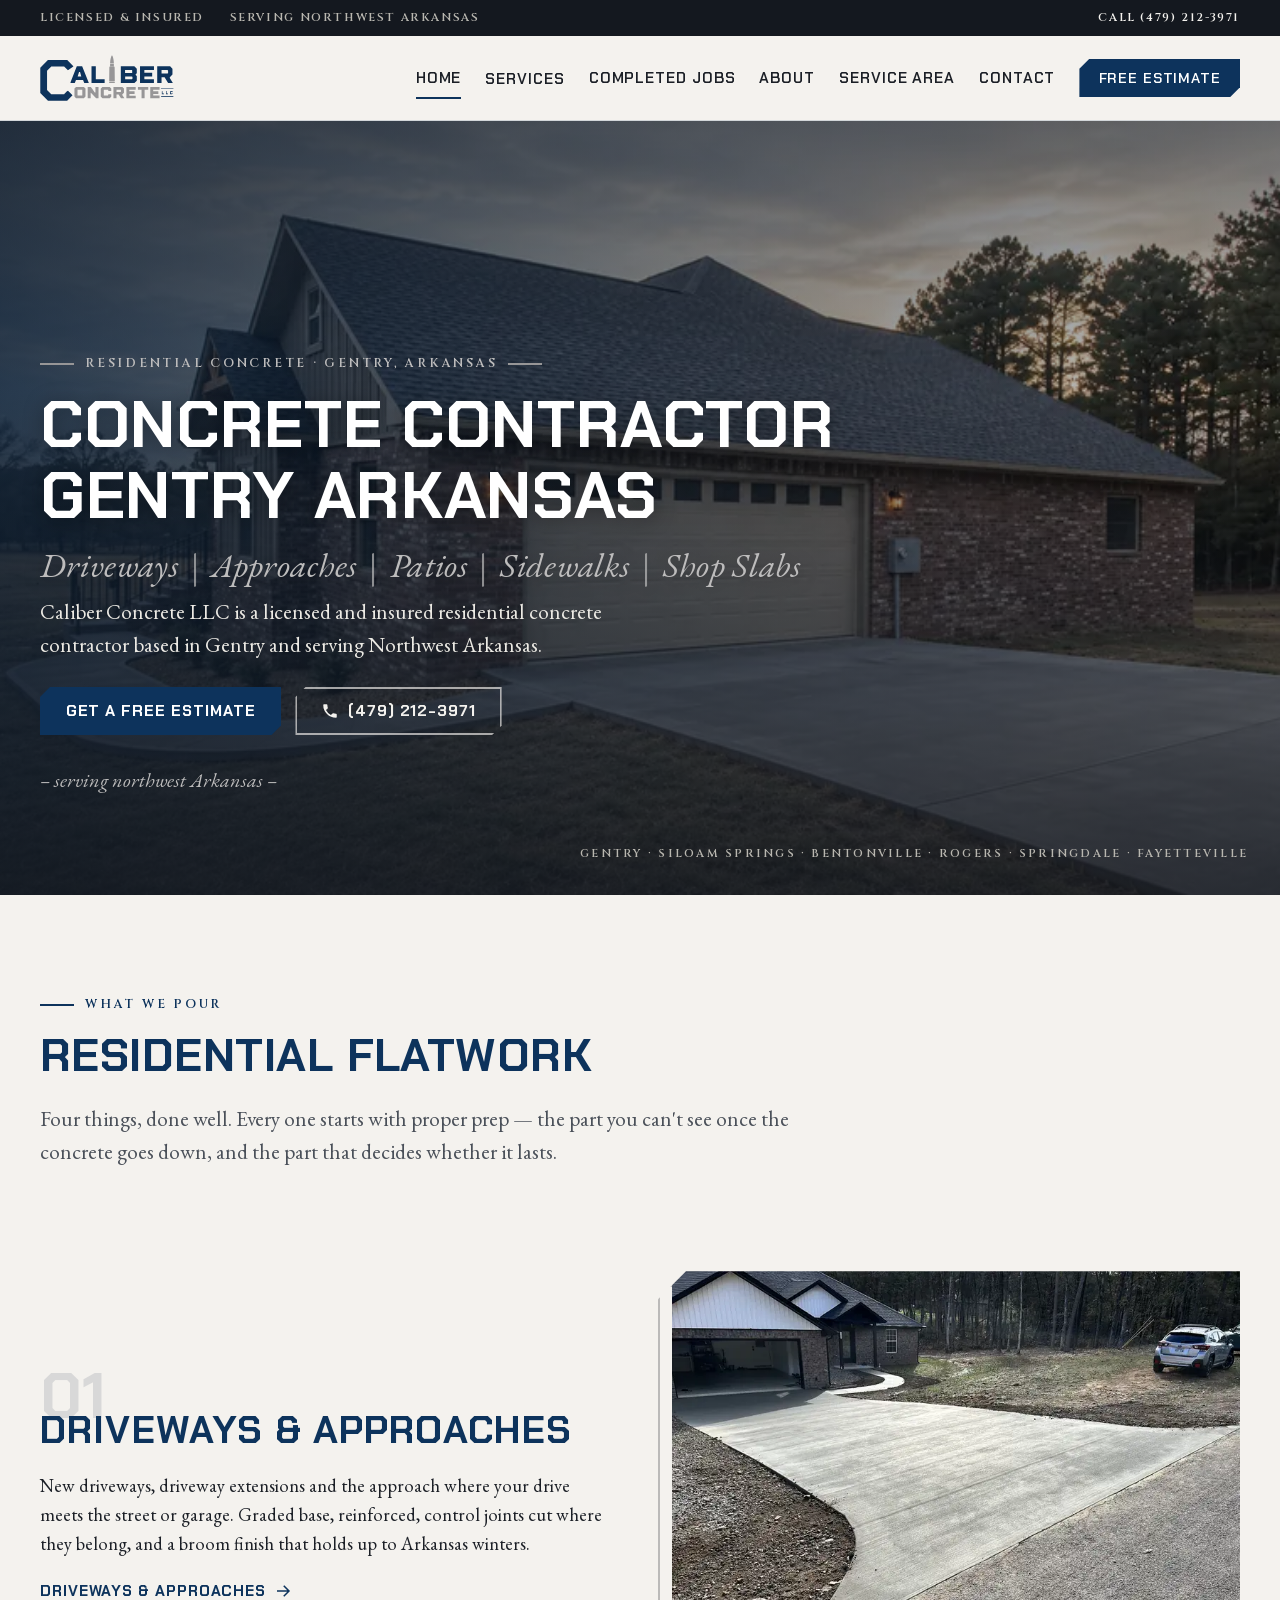
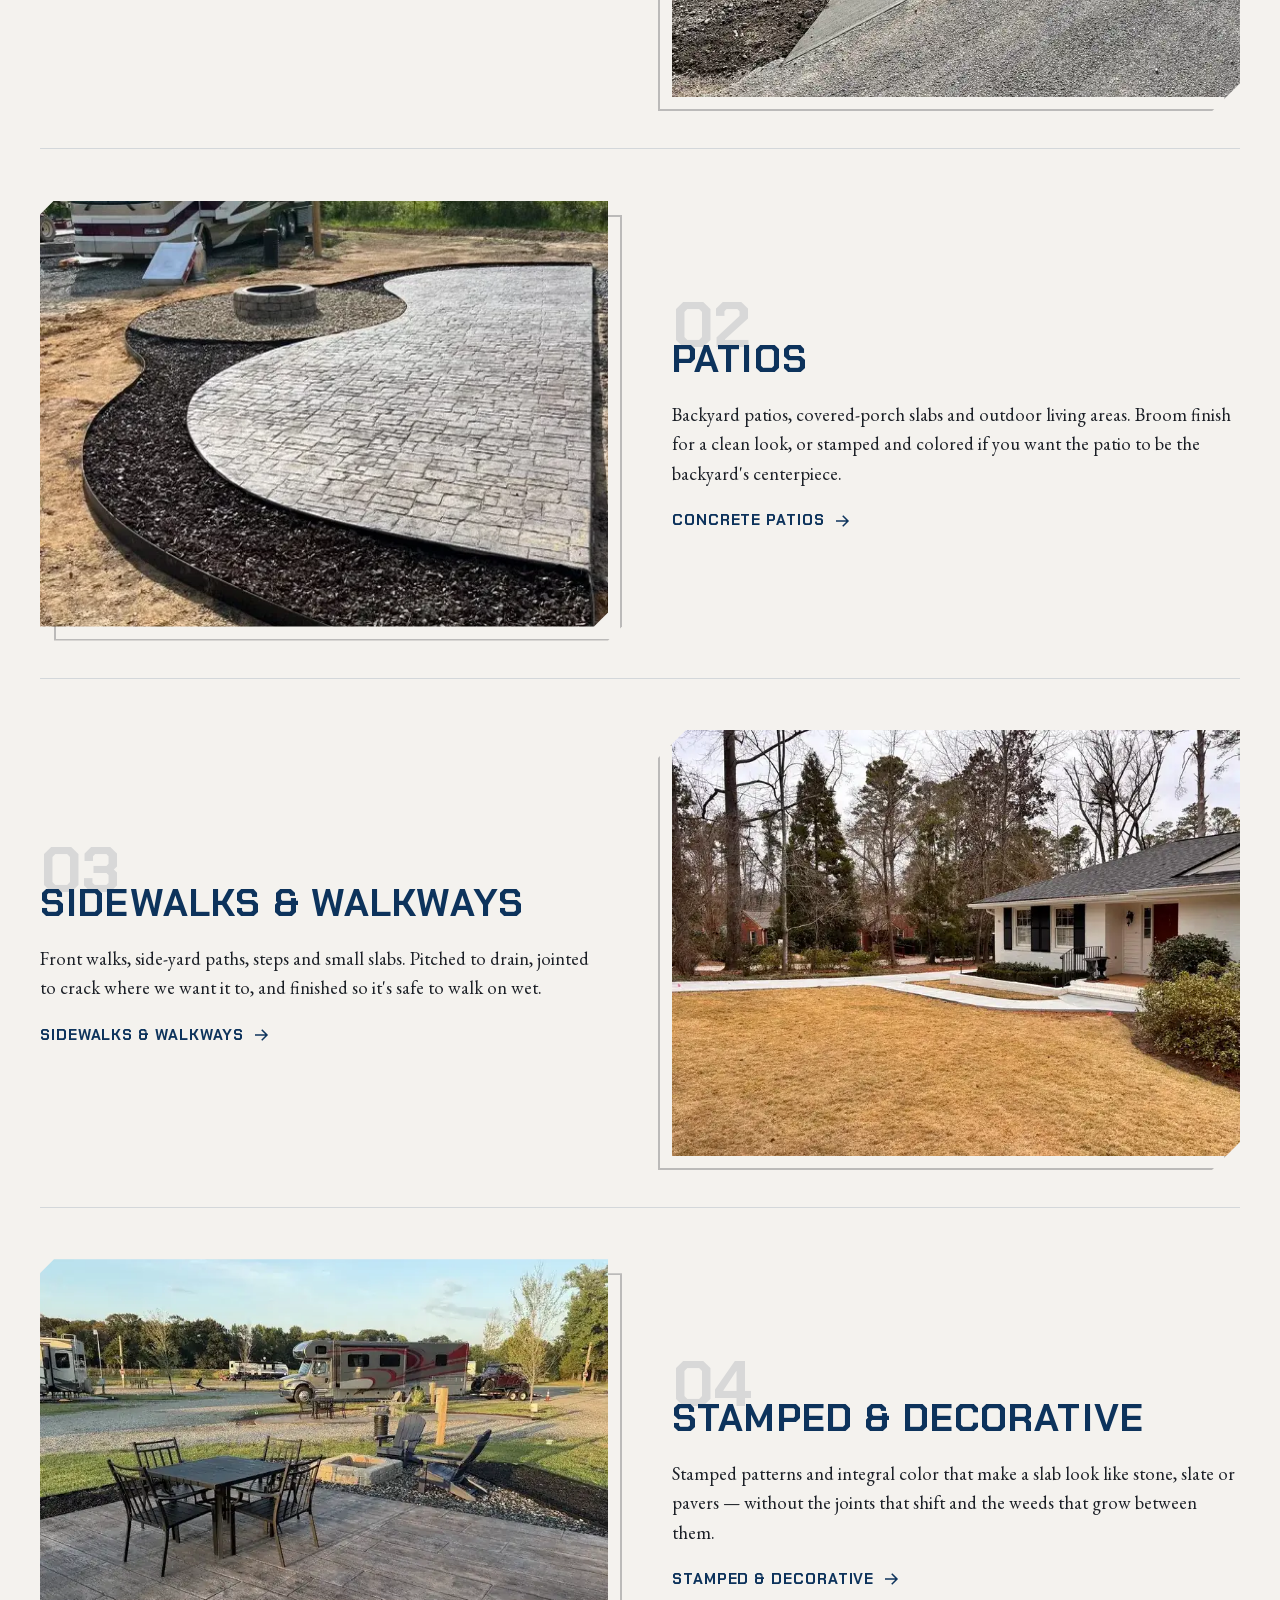
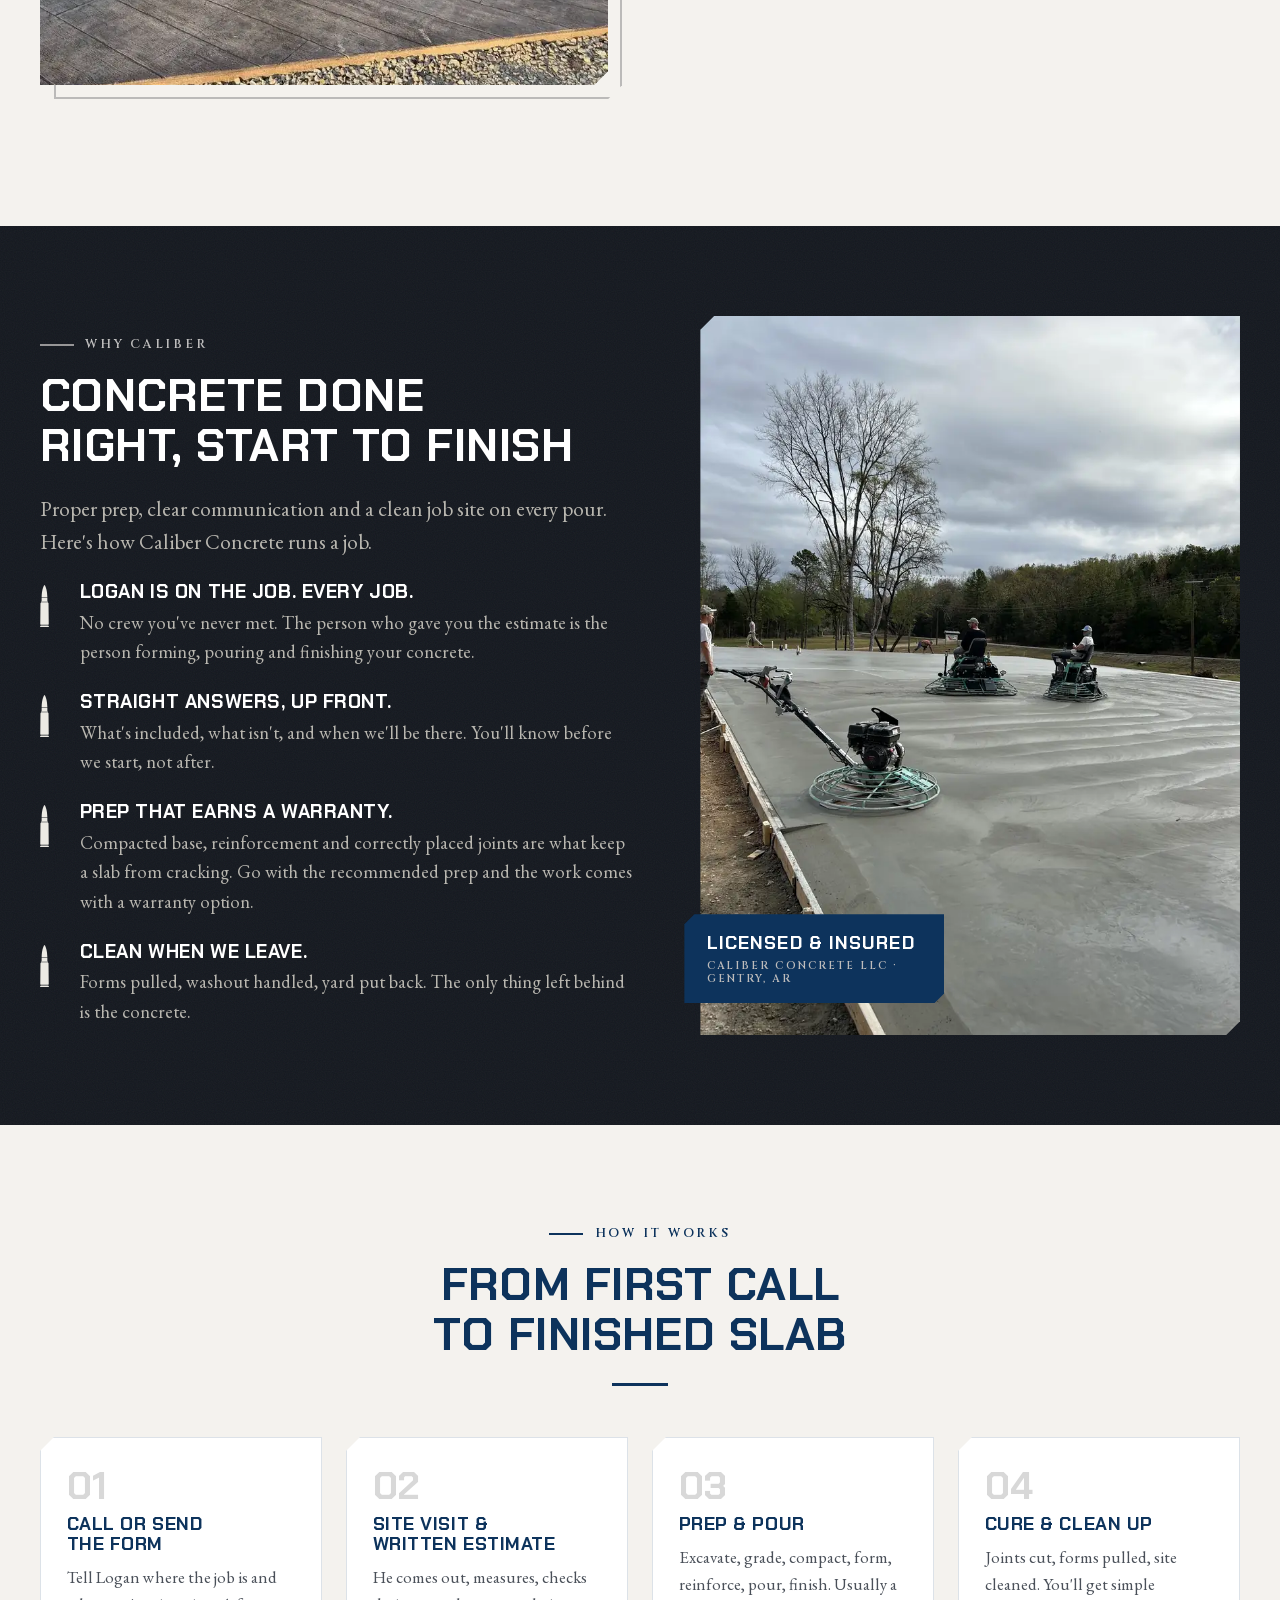
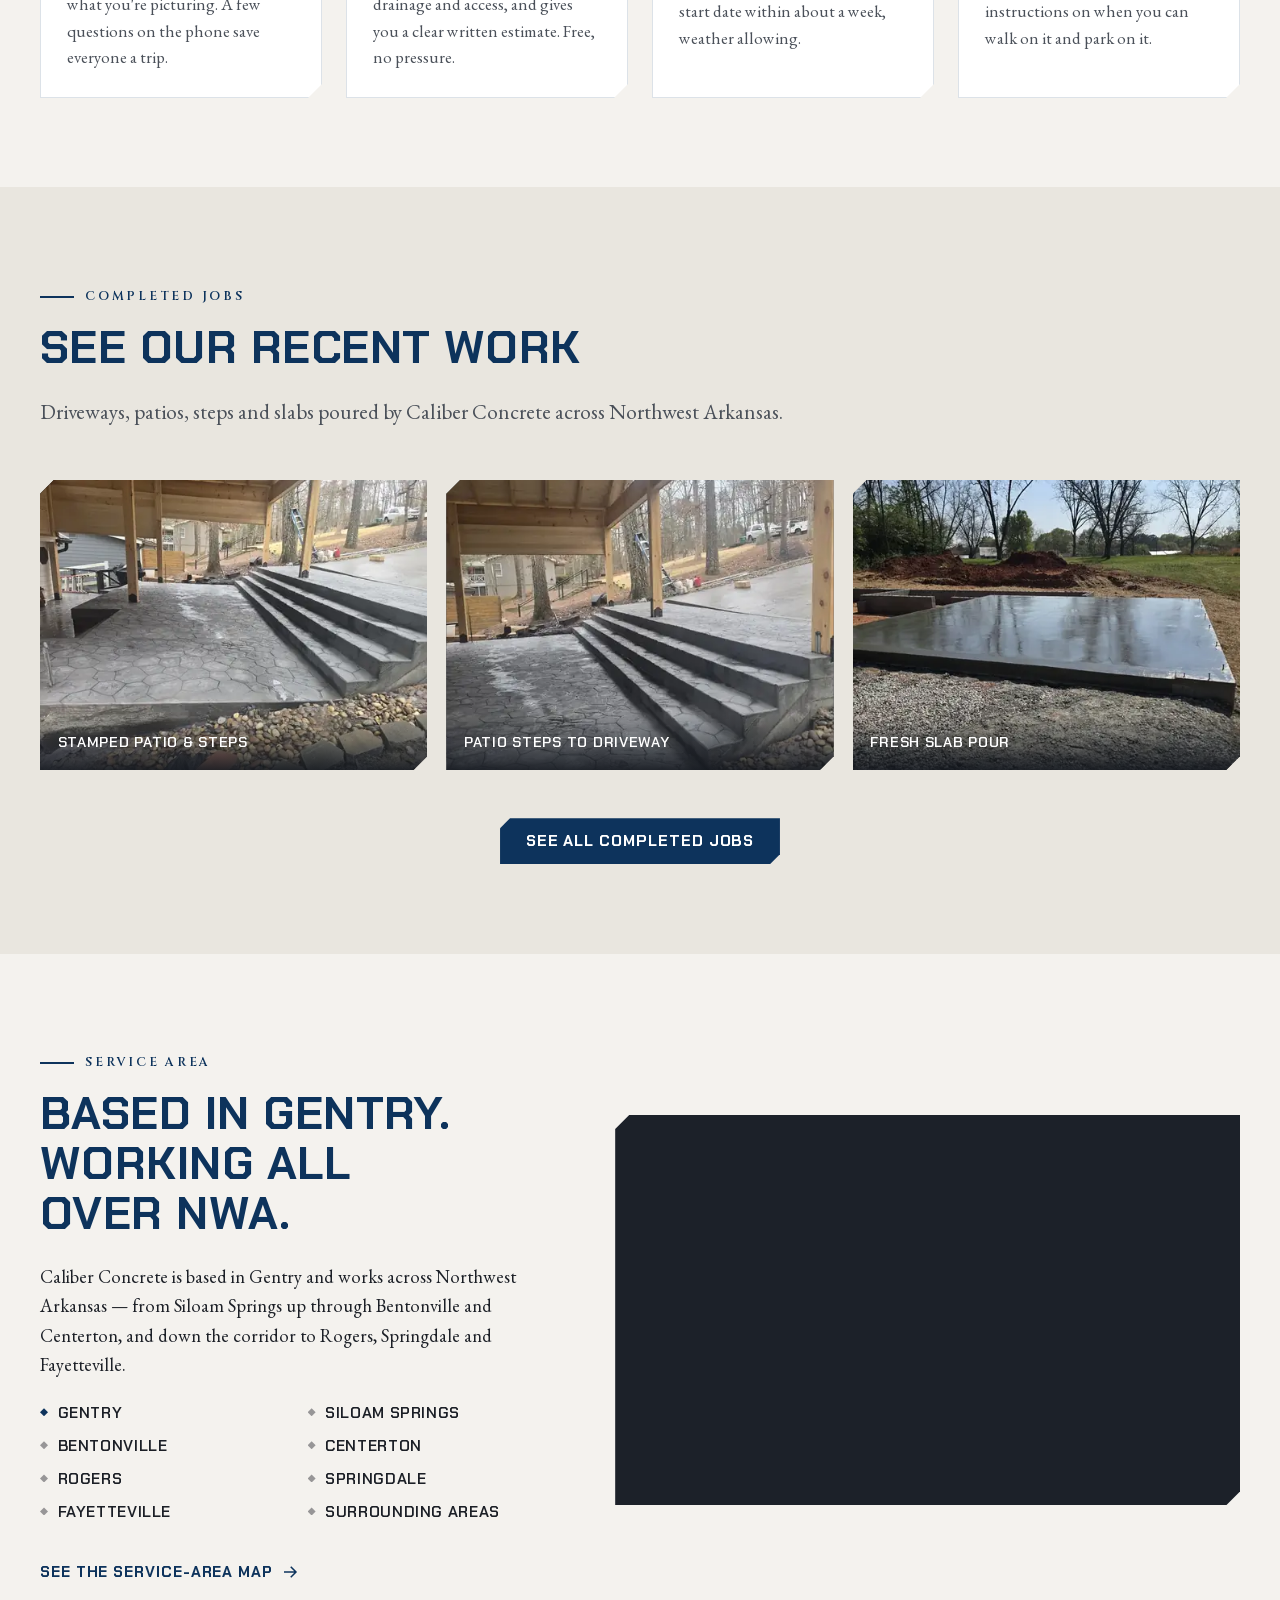
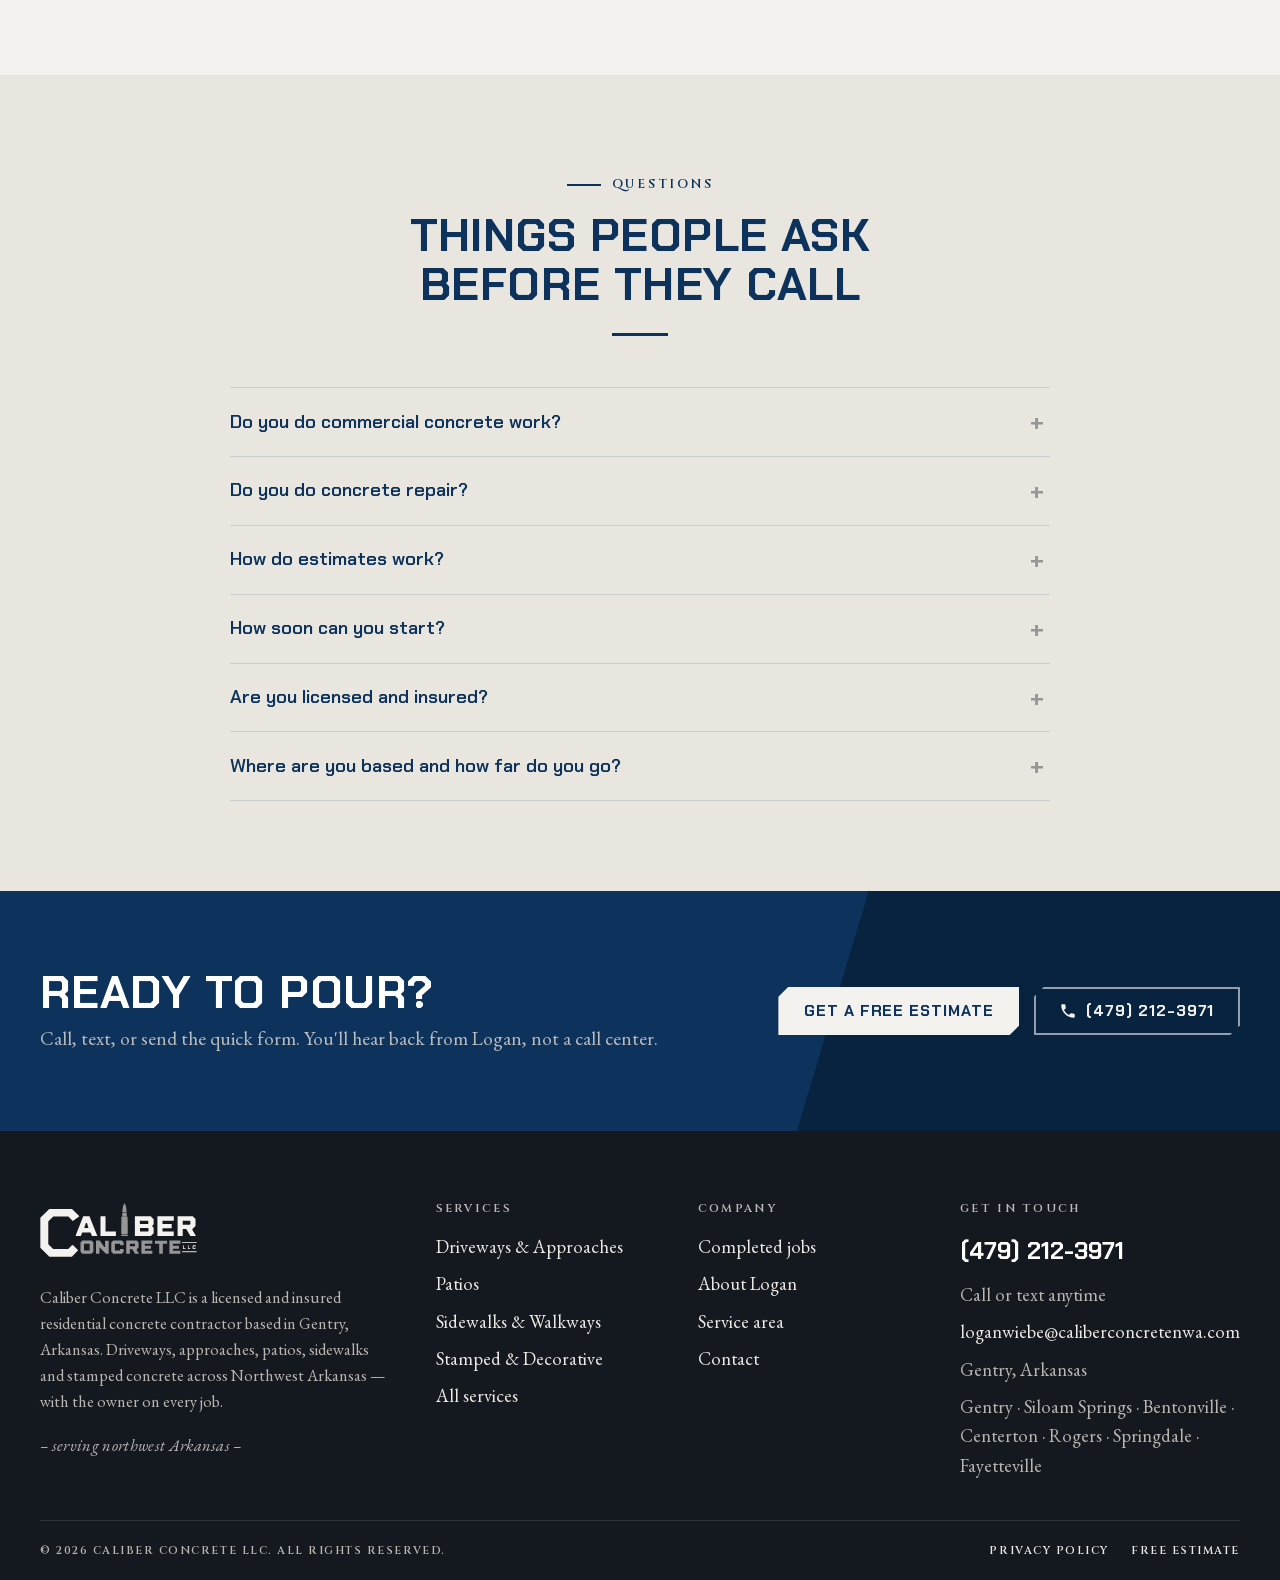
<file: index.html>
<!DOCTYPE html>
<html lang="en">
<head>
<meta charset="UTF-8" />
<meta name="viewport" content="width=device-width, initial-scale=1.0" />
<meta name="google-site-verification" content="aAaIQUpA9v3FMo0VOlZkSNH_Fi5zsCqGO4sr3L1wGRY" />
<meta name="theme-color" content="#14181F" />
<title>Concrete Contractor in Gentry &amp; NWA | Caliber Concrete</title>
<meta name="description" content="Licensed &amp; insured concrete contractor in Gentry, AR. Driveways, approaches, patios, sidewalks and stamped concrete across Northwest Arkansas. Free estimates." />
<link rel="canonical" href="https://caliberconcretenwa.com/" />
<link rel="icon" href="/favicon.ico?v=2" sizes="any" />
<link rel="icon" type="image/svg+xml" href="images/favicon.svg?v=2" />
<link rel="apple-touch-icon" href="images/apple-touch-icon.png?v=2" />
<link rel="preload" as="font" type="font/woff2" href="fonts/ChakraPetch-700-latin.woff2" crossorigin />
<link rel="preload" as="font" type="font/woff2" href="fonts/EBGaramond-400-latin.woff2" crossorigin />
<link rel="preload" as="image" fetchpriority="high" href="images/work/hero-driveway-brick-home-sm.webp" media="(max-width:700px)" />
<link rel="preload" as="image" fetchpriority="high" href="images/work/hero-driveway-brick-home.webp" media="(min-width:701px)" />
<link rel="stylesheet" href="css/styles.css?v=18" />
<script type="application/ld+json">{
 "@context": "https://schema.org",
 "@type": "HomeAndConstructionBusiness",
 "@id": "https://caliberconcretenwa.com/#business",
 "name": "Caliber Concrete LLC",
 "legalName": "Caliber Concrete LLC",
 "description": "Licensed and insured residential concrete contractor in Gentry, Arkansas. Driveways, approaches, patios, sidewalks and stamped concrete across Northwest Arkansas.",
 "url": "https://caliberconcretenwa.com/",
 "image": "https://caliberconcretenwa.com/images/og-image.jpg",
 "telephone": "+14792123971",
 "email": "loganwiebe@caliberconcretenwa.com",
 "founder": {"@type": "Person", "name": "Logan Wiebe"},
 "address": {"@type": "PostalAddress", "addressLocality": "Gentry", "addressRegion": "AR", "addressCountry": "US"},
 "areaServed": [
  {"@type": "City", "name": "Gentry", "addressRegion": "AR"},
  {"@type": "City", "name": "Siloam Springs", "addressRegion": "AR"},
  {"@type": "City", "name": "Bentonville", "addressRegion": "AR"},
  {"@type": "City", "name": "Centerton", "addressRegion": "AR"},
  {"@type": "City", "name": "Rogers", "addressRegion": "AR"},
  {"@type": "City", "name": "Springdale", "addressRegion": "AR"},
  {"@type": "City", "name": "Fayetteville", "addressRegion": "AR"}
 ],
 "openingHours": "Mo-Su 00:00-23:59"
}</script>
<script type="application/ld+json">{"@context": "https://schema.org", "@type": "FAQPage", "mainEntity": [{"@type": "Question", "name": "Do you do commercial concrete work?", "acceptedAnswer": {"@type": "Answer", "text": "Not right now. Caliber Concrete is residential only \u2014 driveways, approaches, patios, sidewalks and stamped or decorative finishes for homeowners, and flatwork for builders and contractors on residential jobs."}}, {"@type": "Question", "name": "Do you do concrete repair?", "acceptedAnswer": {"@type": "Answer", "text": "No. We pour new residential concrete. If you need a repair or a patch we'll tell you straight on the first call so nobody wastes a trip."}}, {"@type": "Question", "name": "How do estimates work?", "acceptedAnswer": {"@type": "Answer", "text": "Call or send the form. Logan will ask a few questions on the phone first \u2014 where the job is, roughly what size, what you're picturing \u2014 then come out, measure and give you a written estimate. Estimates are free."}}, {"@type": "Question", "name": "How soon can you start?", "acceptedAnswer": {"@type": "Answer", "text": "Usually within about a week of the estimate, depending on weather and what's already on the schedule. You'll get a real date, not a guess."}}, {"@type": "Question", "name": "Are you licensed and insured?", "acceptedAnswer": {"@type": "Answer", "text": "Yes \u2014 Caliber Concrete LLC is licensed and insured."}}, {"@type": "Question", "name": "Where are you based and how far do you go?", "acceptedAnswer": {"@type": "Answer", "text": "Gentry, Arkansas. We work across Northwest Arkansas: Gentry, Siloam Springs, Bentonville, Centerton, Rogers, Springdale and Fayetteville. If you're close to one of those, call and ask."}}]}</script>
<meta property="og:type" content="website" />
<meta property="og:site_name" content="Caliber Concrete LLC" />
<meta property="og:title" content="Concrete Contractor in Gentry &amp; NWA | Caliber Concrete" />
<meta property="og:description" content="Licensed &amp; insured concrete contractor in Gentry, AR. Driveways, approaches, patios, sidewalks and stamped concrete across Northwest Arkansas. Free estimates." />
<meta property="og:url" content="https://caliberconcretenwa.com/" />
<meta property="og:image" content="https://caliberconcretenwa.com/images/og-image.jpg" />
<meta property="og:image:width" content="1200" />
<meta property="og:image:height" content="630" />
<meta name="twitter:card" content="summary_large_image" />
<!-- Google Analytics / Ads tags: not installed yet — see README -->
</head>
<body>
<div class="topbar">
  <div class="wrap">
    <div class="topbar__left"><span>Licensed &amp; Insured</span><span>Serving Northwest Arkansas</span></div>
    <a href="tel:+14792123971">Call (479) 212-3971</a>
  </div>
</div>
<header class="header">
  <div class="wrap">
    <a class="brand" href="/" aria-label="Caliber Concrete LLC home"><svg class="logo " viewBox="0 0 956 329" role="img" aria-labelledby="logo-t" xmlns="http://www.w3.org/2000/svg"><title id="logo-t">Caliber Concrete LLC</title>
<style>.logo .p{fill:var(--logo-primary,#0D335C)}.logo .s{fill:var(--logo-secondary,#979697)}</style>
<path class="p" fill-rule="evenodd" d="M2.0 90.6 L 2.0 272.0 L 57.1 327.0 L 194.2 327.0 L 232.6 288.5 L 200.3 256.2 L 192.8 258.9 L 173.4 278.3 L 173.4 281.0 L 80.5 281.0 L 50.4 251.0 L 50.4 112.5 L 80.9 82.0 L 172.6 82.0 L 200.0 109.3 L 238.4 82.9 L 238.4 79.6 L 194.9 36.1 L 56.6 36.1Z"/>
<path class="p" fill-rule="evenodd" d="M263.3 81.2 L 218.3 195.0 L 218.3 200.8 L 248.8 200.8 L 257.3 179.2 L 308.0 179.2 L 316.6 201.0 L 349.4 201.0 L 301.5 81.2Z M279.4 122.0 L 286.4 122.0 L 295.4 153.0 L 269.4 153.0Z"/>
<path class="p" fill-rule="evenodd" d="M462.4 173.0 L 399.2 173.0 L 399.2 81.2 L 368.5 81.2 L 368.5 201.0 L 462.4 201.0Z"/>
<path class="p" fill-rule="evenodd" d="M675.5 200.8 L 692.4 183.8 L 692.4 150.8 L 684.4 142.8 L 684.4 138.2 L 692.4 130.2 L 692.4 98.7 L 674.7 81.0 L 578.1 81.0 L 578.1 200.8Z M608.4 108.0 L 658.3 108.0 L 659.4 110.0 L 659.4 128.0 L 608.4 128.0Z M609.1 153.0 L 658.3 153.0 L 661.4 157.4 L 661.4 170.2 L 657.8 173.8 L 609.1 173.8Z"/>
<path class="p" fill-rule="evenodd" d="M814.9 200.8 L 814.9 173.2 L 746.4 173.2 L 746.4 154.0 L 802.4 154.0 L 802.4 127.6 L 746.4 127.6 L 746.4 108.0 L 815.2 108.0 L 815.2 81.2 L 715.4 81.2 L 715.4 200.8Z"/>
<path class="p" fill-rule="evenodd" d="M838.4 201.0 L 869.4 201.0 L 869.4 159.0 L 891.0 159.0 L 916.4 200.8 L 950.2 200.8 L 928.4 164.1 L 928.4 158.8 L 947.4 139.8 L 947.4 97.6 L 930.7 81.0 L 838.4 81.0Z M912.0 108.0 L 916.2 112.2 L 916.2 130.2 L 910.9 133.0 L 869.4 133.0 L 869.4 108.0Z"/>
<path class="p" fill-rule="evenodd" d="M954.4 239.0 L 866.8 239.0 L 864.4 241.4 L 864.4 244.0 L 954.4 244.0Z"/>
<path class="p" fill-rule="evenodd" d="M871.6 262.9 L 871.6 280.8 L 881.4 280.8 L 886.4 279.9 L 886.4 276.0 L 876.2 276.0 L 876.2 258.6 L 872.5 257.9Z"/>
<path class="p" fill-rule="evenodd" d="M915.2 276.0 L 905.4 276.0 L 905.4 258.0 L 901.4 258.0 L 901.4 280.8 L 915.2 280.8Z"/>
<path class="p" fill-rule="evenodd" d="M933.6 280.7 L 943.2 280.7 L 948.4 277.9 L 948.4 273.0 L 943.6 273.0 L 942.5 276.0 L 935.4 276.0 L 935.4 263.0 L 942.3 263.0 L 944.3 266.5 L 947.9 264.3 L 948.6 260.7 L 945.9 258.0 L 934.4 258.0 L 929.9 262.5 L 929.9 278.3Z"/>
<path class="p" fill-rule="evenodd" d="M953.9 299.8 L 953.9 294.2 L 866.4 294.2 L 866.4 299.8Z"/>
<path class="s" fill-rule="evenodd" d="M314.0 229.0 L 257.8 229.0 L 246.5 240.2 L 246.5 297.5 L 258.0 309.0 L 313.5 309.0 L 325.3 297.2 L 325.3 240.2Z M301.9 248.6 L 302.6 249.4 L 302.6 289.4 L 268.4 289.4 L 268.4 248.6Z"/>
<path class="s" fill-rule="evenodd" d="M362.4 309.0 L 362.4 269.0 L 361.8 269.0 L 401.8 309.0 L 418.6 309.0 L 418.6 229.5 L 396.6 229.5 L 396.6 268.0 L 391.6 268.0 L 364.3 229.0 L 341.2 229.0 L 341.2 309.0Z"/>
<path class="s" fill-rule="evenodd" d="M434.4 296.8 L 446.5 309.0 L 498.4 309.0 L 509.6 297.8 L 509.6 280.5 L 488.9 280.5 L 486.5 289.0 L 456.4 289.0 L 456.4 248.5 L 487.1 248.5 L 489.4 258.0 L 509.7 258.0 L 509.7 239.9 L 498.9 229.0 L 445.9 229.0 L 434.4 240.5Z"/>
<path class="s" fill-rule="evenodd" d="M525.4 308.8 L 547.2 308.8 L 547.2 282.0 L 562.3 282.0 L 579.1 308.6 L 603.6 308.6 L 588.4 286.4 L 588.4 282.6 L 600.6 270.4 L 600.6 240.2 L 589.4 229.0 L 525.4 229.0Z M578.8 248.0 L 578.8 262.2 L 577.0 264.0 L 547.4 264.0 L 547.4 248.0Z"/>
<path class="s" fill-rule="evenodd" d="M618.0 308.7 L 684.6 308.7 L 684.6 290.6 L 639.5 290.6 L 639.5 278.2 L 676.4 278.2 L 676.4 259.8 L 638.6 259.8 L 638.6 248.0 L 684.4 248.0 L 684.4 229.0 L 618.0 229.0Z"/>
<path class="s" fill-rule="evenodd" d="M748.2 308.8 L 748.2 247.9 L 774.4 247.9 L 774.4 229.6 L 700.4 229.6 L 700.4 248.0 L 726.4 248.0 L 726.4 308.8Z"/>
<path class="s" fill-rule="evenodd" d="M855.2 309.0 L 855.2 290.5 L 809.9 290.5 L 809.9 278.2 L 846.6 278.2 L 846.6 261.2 L 846.1 259.8 L 809.6 259.8 L 809.6 248.0 L 855.4 248.0 L 855.4 229.0 L 788.6 229.0 L 788.6 309.0Z"/>
<path class="s" fill-rule="evenodd" d="M514.9 2.0 C 521.0 7.6 527.5 29.0 528.3 58.0 L 501.5 58.0 C 502.3 29.0 508.8 7.6 514.9 2.0ZM528.4 60.5 C 528.4 61.7 528.4 62.8 528.4 64.0 L 528.4 79.0 L 531.4 80.0 L 531.4 80.5 L 498.4 80.5 L 498.4 80.0 L 501.4 79.0 L 501.4 64.0 C 501.4 62.8 501.4 61.7 501.4 60.5ZM531.4 83.0 L 531.4 84.0 L 533.9 88.0 L 534.9 188.0 L 531.4 189.0 L 531.4 189.5 L 498.4 189.5 L 498.4 189.0 L 494.9 188.0 L 495.9 88.0 L 498.4 84.0 L 498.4 83.0ZM531.4 192.5 L 531.4 193.0 L 535.4 195.0 L 535.4 200.5 L 494.4 200.5 L 494.4 195.0 L 498.4 193.0 L 498.4 192.5Z"/>
</svg></a>
    <a class="header__call" href="tel:+14792123971">(479) 212-3971</a>
    <button class="nav-toggle" aria-label="Menu" aria-expanded="false" aria-controls="nav"><span></span><span></span><span></span></button>
    <nav class="nav" id="nav" aria-label="Main"><a href="/">Home</a><div class="has-sub"><a href="services" aria-expanded="false">Services</a><div class="sub"><a class="sub__all" href="services">All Services</a><a href="driveways">Driveways &amp; Approaches</a><a href="patios">Patios</a><a href="sidewalks">Sidewalks &amp; Walkways</a><a href="stamped-decorative">Stamped &amp; Decorative</a></div></div><a href="completed-jobs">Completed Jobs</a><a href="about">About</a><a href="service-area">Service Area</a><a href="contact">Contact</a><a class="btn btn--navy" href="contact">Free Estimate</a></nav>
  </div>
</header>
<main>

<section class="hero">
  <picture><source media="(max-width:700px)" srcset="images/work/hero-driveway-brick-home-sm.webp" /><img class="hero__img" src="images/work/hero-driveway-brick-home.webp" alt="New concrete driveway and curved walkway at a brick home in Northwest Arkansas" width="1752" height="898" fetchpriority="high" /></picture>
  <div class="wrap"><div class="hero__inner">
    <div class="eyebrow eyebrow--both fade-in">Residential Concrete · Gentry, Arkansas</div>
    <h1 class="fade-in">Concrete Contractor Gentry Arkansas <em>Driveways <span class="sep">|</span> Approaches <span class="sep">|</span> Patios<br class="m-br" /> <span class="sep">|</span> Sidewalks <span class="sep">|</span> Shop Slabs</em></h1>
    <p class="lead fade-in">Caliber Concrete LLC is a licensed and insured residential concrete contractor based in Gentry and serving Northwest Arkansas.</p>
    <div class="hero__actions fade-in"><a class="btn btn--navy" href="contact">Get a Free Estimate</a><a class="btn btn--ghost" href="tel:+14792123971"><svg viewBox="0 0 24 24" aria-hidden="true"><path fill="currentColor" d="M6.6 10.8a15.1 15.1 0 0 0 6.6 6.6l2.2-2.2a1 1 0 0 1 1-.25c1.1.37 2.3.57 3.6.57a1 1 0 0 1 1 1V20a1 1 0 0 1-1 1A17 17 0 0 1 3 4a1 1 0 0 1 1-1h3.5a1 1 0 0 1 1 1c0 1.25.2 2.45.57 3.57a1 1 0 0 1-.25 1L6.6 10.8z"/></svg> (479) 212-3971</a></div>
    <p class="hero__tag fade-in">– serving northwest Arkansas –</p>
  </div></div>
  <div class="hero__badge">Gentry · Siloam Springs · Bentonville · Rogers · Springdale · Fayetteville</div>
</section>


<section class="section" id="services">
  <div class="wrap">
    <div class="section__head reveal">
      <div class="eyebrow">What we pour</div>
      <h2>Residential Flatwork</h2>
      <p class="lead">Four things, done well. Every one starts with proper prep — the part you can't see once the concrete goes down, and the part that decides whether it lasts.</p>
    </div>

    <div class="srow reveal">
      <div class="srow__media"><img src="images/photos/driveway-new-build-curved-walk.webp" srcset="images/photos/driveway-new-build-curved-walk-xs.webp 480w, images/photos/driveway-new-build-curved-walk-sm.webp 800w, images/photos/driveway-new-build-curved-walk.webp 1600w" sizes="(max-width:980px) 100vw, 50vw" alt="New concrete driveway and curved front walk at a new-build home in Northwest Arkansas" width="1600" height="1200" loading="lazy" /></div>
      <div>
        <div class="srow__num">01</div>
        <h3>Driveways &amp; Approaches</h3>
        <p>New driveways, driveway extensions and the approach where your drive meets the street or garage. Graded base, reinforced, control joints cut where they belong, and a broom finish that holds up to Arkansas winters.</p>
        <div class="links"><a class="arrow-link" href="driveways">Driveways &amp; approaches <svg viewBox="0 0 24 24" aria-hidden="true"><path fill="none" stroke="currentColor" stroke-width="2" d="M4 12h16M13 5l7 7-7 7"/></svg></a></div>
      </div>
    </div>

    <div class="srow reveal">
      <div class="srow__media"><img src="images/photos/stamped-cobble-firepit.webp" sizes="(max-width:980px) 100vw, 50vw" alt="Gray cobblestone stamped concrete patio with a curved edge and fire pit" width="585" height="645" loading="lazy" /></div>
      <div>
        <div class="srow__num">02</div>
        <h3>Patios</h3>
        <p>Backyard patios, covered-porch slabs and outdoor living areas. Broom finish for a clean look, or stamped and colored if you want the patio to be the backyard's centerpiece.</p>
        <div class="links"><a class="arrow-link" href="patios">Concrete patios <svg viewBox="0 0 24 24" aria-hidden="true"><path fill="none" stroke="currentColor" stroke-width="2" d="M4 12h16M13 5l7 7-7 7"/></svg></a></div>
      </div>
    </div>

    <div class="srow reveal">
      <div class="srow__media"><img src="images/photos/walk-front-entry-white-home.webp" srcset="images/photos/walk-front-entry-white-home-xs.webp 480w, images/photos/walk-front-entry-white-home-sm.webp 800w, images/photos/walk-front-entry-white-home.webp 1600w" sizes="(max-width:980px) 100vw, 50vw" alt="Concrete front entry walk and steps to a white home" width="1600" height="1200" loading="lazy" /></div>
      <div>
        <div class="srow__num">03</div>
        <h3>Sidewalks &amp; Walkways</h3>
        <p>Front walks, side-yard paths, steps and small slabs. Pitched to drain, jointed to crack where we want it to, and finished so it's safe to walk on wet.</p>
        <div class="links"><a class="arrow-link" href="sidewalks">Sidewalks &amp; walkways <svg viewBox="0 0 24 24" aria-hidden="true"><path fill="none" stroke="currentColor" stroke-width="2" d="M4 12h16M13 5l7 7-7 7"/></svg></a></div>
      </div>
    </div>

    <div class="srow reveal">
      <div class="srow__media"><img src="images/photos/stamped-wood-plank-table.webp" srcset="images/photos/stamped-wood-plank-table-xs.webp 480w, images/photos/stamped-wood-plank-table-sm.webp 800w, images/photos/stamped-wood-plank-table.webp 1206w" sizes="(max-width:980px) 100vw, 50vw" alt="Wood-plank stamped concrete patio with a dining table and fire pit" width="1206" height="1005" loading="lazy" /></div>
      <div>
        <div class="srow__num">04</div>
        <h3>Stamped &amp; Decorative</h3>
        <p>Stamped patterns and integral color that make a slab look like stone, slate or pavers — without the joints that shift and the weeds that grow between them.</p>
        <div class="links"><a class="arrow-link" href="stamped-decorative">Stamped &amp; decorative <svg viewBox="0 0 24 24" aria-hidden="true"><path fill="none" stroke="currentColor" stroke-width="2" d="M4 12h16M13 5l7 7-7 7"/></svg></a></div>
      </div>
    </div>
  </div>
</section>

<section class="section on-dark">
  <div class="wrap why">
    <div class="reveal">
      <div class="eyebrow">Why Caliber</div>
      <h2>Concrete done right, start to finish</h2>
      <p class="lead">Proper prep, clear communication and a clean job site on every pour. Here's how Caliber Concrete runs a job.</p>
      <ul class="bullets mt-2">
        <li><svg class="bullet" viewBox="0 0 41 198" aria-hidden="true"><path fill="currentColor" d="M20.5 0.0 C 26.6 5.6 33.1 27.0 33.9 56.0 L 7.1 56.0 C 7.9 27.0 14.4 5.6 20.5 0.0Z M34.0 58.5 C 34.0 59.7 34.0 60.8 34.0 62.0 L 34.0 77.0 L 37.0 78.0 L 37.0 78.5 L 4.0 78.5 L 4.0 78.0 L 7.0 77.0 L 7.0 62.0 C 7.0 60.8 7.0 59.7 7.0 58.5Z M37.0 81.0 L 37.0 82.0 L 39.5 86.0 L 40.5 186.0 L 37.0 187.0 L 37.0 187.5 L 4.0 187.5 L 4.0 187.0 L 0.5 186.0 L 1.5 86.0 L 4.0 82.0 L 4.0 81.0Z M37.0 190.5 L 37.0 191.0 L 41.0 193.0 L 41.0 198.5 L 0.0 198.5 L 0.0 193.0 L 4.0 191.0 L 4.0 190.5Z"/></svg><div><h3>Logan is on the job. Every job.</h3><p>No crew you've never met. The person who gave you the estimate is the person forming, pouring and finishing your concrete.</p></div></li>
        <li><svg class="bullet" viewBox="0 0 41 198" aria-hidden="true"><path fill="currentColor" d="M20.5 0.0 C 26.6 5.6 33.1 27.0 33.9 56.0 L 7.1 56.0 C 7.9 27.0 14.4 5.6 20.5 0.0Z M34.0 58.5 C 34.0 59.7 34.0 60.8 34.0 62.0 L 34.0 77.0 L 37.0 78.0 L 37.0 78.5 L 4.0 78.5 L 4.0 78.0 L 7.0 77.0 L 7.0 62.0 C 7.0 60.8 7.0 59.7 7.0 58.5Z M37.0 81.0 L 37.0 82.0 L 39.5 86.0 L 40.5 186.0 L 37.0 187.0 L 37.0 187.5 L 4.0 187.5 L 4.0 187.0 L 0.5 186.0 L 1.5 86.0 L 4.0 82.0 L 4.0 81.0Z M37.0 190.5 L 37.0 191.0 L 41.0 193.0 L 41.0 198.5 L 0.0 198.5 L 0.0 193.0 L 4.0 191.0 L 4.0 190.5Z"/></svg><div><h3>Straight answers, up front.</h3><p>What's included, what isn't, and when we'll be there. You'll know before we start, not after.</p></div></li>
        <li><svg class="bullet" viewBox="0 0 41 198" aria-hidden="true"><path fill="currentColor" d="M20.5 0.0 C 26.6 5.6 33.1 27.0 33.9 56.0 L 7.1 56.0 C 7.9 27.0 14.4 5.6 20.5 0.0Z M34.0 58.5 C 34.0 59.7 34.0 60.8 34.0 62.0 L 34.0 77.0 L 37.0 78.0 L 37.0 78.5 L 4.0 78.5 L 4.0 78.0 L 7.0 77.0 L 7.0 62.0 C 7.0 60.8 7.0 59.7 7.0 58.5Z M37.0 81.0 L 37.0 82.0 L 39.5 86.0 L 40.5 186.0 L 37.0 187.0 L 37.0 187.5 L 4.0 187.5 L 4.0 187.0 L 0.5 186.0 L 1.5 86.0 L 4.0 82.0 L 4.0 81.0Z M37.0 190.5 L 37.0 191.0 L 41.0 193.0 L 41.0 198.5 L 0.0 198.5 L 0.0 193.0 L 4.0 191.0 L 4.0 190.5Z"/></svg><div><h3>Prep that earns a warranty.</h3><p>Compacted base, reinforcement and correctly placed joints are what keep a slab from cracking. Go with the recommended prep and the work comes with a warranty option.</p></div></li>
        <li><svg class="bullet" viewBox="0 0 41 198" aria-hidden="true"><path fill="currentColor" d="M20.5 0.0 C 26.6 5.6 33.1 27.0 33.9 56.0 L 7.1 56.0 C 7.9 27.0 14.4 5.6 20.5 0.0Z M34.0 58.5 C 34.0 59.7 34.0 60.8 34.0 62.0 L 34.0 77.0 L 37.0 78.0 L 37.0 78.5 L 4.0 78.5 L 4.0 78.0 L 7.0 77.0 L 7.0 62.0 C 7.0 60.8 7.0 59.7 7.0 58.5Z M37.0 81.0 L 37.0 82.0 L 39.5 86.0 L 40.5 186.0 L 37.0 187.0 L 37.0 187.5 L 4.0 187.5 L 4.0 187.0 L 0.5 186.0 L 1.5 86.0 L 4.0 82.0 L 4.0 81.0Z M37.0 190.5 L 37.0 191.0 L 41.0 193.0 L 41.0 198.5 L 0.0 198.5 L 0.0 193.0 L 4.0 191.0 L 4.0 190.5Z"/></svg><div><h3>Clean when we leave.</h3><p>Forms pulled, washout handled, yard put back. The only thing left behind is the concrete.</p></div></li>
      </ul>
    </div>
    <div class="why__media reveal" data-delay="1">
      <img src="images/photos/power-trowels-large-slab.webp" srcset="images/photos/power-trowels-large-slab-xs.webp 480w, images/photos/power-trowels-large-slab-sm.webp 800w, images/photos/power-trowels-large-slab.webp 1600w" sizes="(max-width:980px) 100vw, 45vw" alt="Crew running three power trowels across a freshly poured concrete slab" width="1600" height="2133" loading="lazy" style="object-position:center 45%" />
      <div class="why__stamp">Licensed &amp; insured<small>Caliber Concrete LLC · Gentry, AR</small></div>
    </div>
  </div>
</section>

<section class="section">
  <div class="wrap">
    <div class="section__head section__head--center reveal">
      <div class="eyebrow">How it works</div>
      <h2>From first call to finished slab</h2>
      <div class="rule"></div>
    </div>
    <div class="steps">
      <div class="step reveal"><h3>Call or send the form</h3><p>Tell Logan where the job is and what you're picturing. A few questions on the phone save everyone a trip.</p></div>
      <div class="step reveal" data-delay="1"><h3>Site visit &amp; written estimate</h3><p>He comes out, measures, checks drainage and access, and gives you a clear written estimate. Free, no pressure.</p></div>
      <div class="step reveal" data-delay="2"><h3>Prep &amp; pour</h3><p>Excavate, grade, compact, form, reinforce, pour, finish. Usually a start date within about a week, weather allowing.</p></div>
      <div class="step reveal" data-delay="3"><h3>Cure &amp; clean up</h3><p>Joints cut, forms pulled, site cleaned. You'll get simple instructions on when you can walk on it and park on it.</p></div>
    </div>
  </div>
</section>

<section class="section section--paper-deep">
  <div class="wrap">
    <div class="section__head reveal">
      <div class="eyebrow">Completed jobs</div>
      <h2>See our recent work</h2>
      <p class="lead">Driveways, patios, steps and slabs poured by Caliber Concrete across Northwest Arkansas.</p>
    </div>
    <div class="gallery reveal">
      <figure data-full="images/work/stamped-patio-wide.webp"><img src="images/work/stamped-patio-wide-sm.webp" srcset="images/work/stamped-patio-wide-xs.webp 480w, images/work/stamped-patio-wide-sm.webp 800w" sizes="(max-width:600px) 100vw, (max-width:980px) 50vw, 33vw" alt="Stamped concrete patio with four wide steps under a timber pavilion" width="800" height="600" loading="lazy" /><figcaption>Stamped patio &amp; steps</figcaption></figure>
      <figure data-full="images/work/stamped-patio-steps-portrait.webp"><img src="images/work/stamped-patio-steps-portrait-sm.webp" srcset="images/work/stamped-patio-steps-portrait-xs.webp 480w, images/work/stamped-patio-steps-portrait-sm.webp 800w" sizes="(max-width:600px) 100vw, (max-width:980px) 50vw, 33vw" alt="Stamped concrete steps leading down to a driveway, river-rock border" width="600" height="800" loading="lazy" /><figcaption>Patio steps to driveway</figcaption></figure>
      <figure data-full="images/work/fresh-slab-pour.webp"><img src="images/work/fresh-slab-pour-sm.webp" srcset="images/work/fresh-slab-pour-xs.webp 480w, images/work/fresh-slab-pour-sm.webp 800w" sizes="(max-width:600px) 100vw, (max-width:980px) 50vw, 33vw" alt="Freshly poured and finished concrete slab on a gravel base" width="600" height="800" loading="lazy" /><figcaption>Fresh slab pour</figcaption></figure>
    </div>
    <div class="center mt-3 reveal"><a class="btn btn--navy" href="completed-jobs">See all completed jobs</a></div>
  </div>
</section>


<section class="section">
  <div class="wrap area">
    <div class="reveal">
      <div class="eyebrow">Service area</div>
      <h2>Based in Gentry. Working all over NWA.</h2>
      <p>Caliber Concrete is based in Gentry and works across Northwest Arkansas — from Siloam Springs up through Bentonville and Centerton, and down the corridor to Rogers, Springdale and Fayetteville.</p>
      <ul class="towns">
        <li class="is-home">Gentry</li><li>Siloam Springs</li><li>Bentonville</li><li>Centerton</li><li>Rogers</li><li>Springdale</li><li>Fayetteville</li><li>Surrounding areas</li>
      </ul>
      <div class="mt-2"><a class="arrow-link" href="service-area">See the service-area map <svg viewBox="0 0 24 24" aria-hidden="true"><path fill="none" stroke="currentColor" stroke-width="2" d="M4 12h16M13 5l7 7-7 7"/></svg></a></div>
    </div>
    <div class="reveal" data-delay="1"><iframe class="map" title="Map of Gentry, Arkansas" src="https://www.google.com/maps?q=Gentry,+AR&z=10&output=embed" loading="lazy" referrerpolicy="no-referrer-when-downgrade"></iframe></div>
  </div>
</section>

<section class="section section--paper-deep">
  <div class="wrap">
    <div class="section__head section__head--center reveal">
      <div class="eyebrow">Questions</div>
      <h2>Things people ask before they call</h2>
      <div class="rule"></div>
    </div>
    <div class="reveal"><div class="faq"><details><summary>Do you do commercial concrete work?</summary><p>Not right now. Caliber Concrete is residential only — driveways, approaches, patios, sidewalks and stamped or decorative finishes for homeowners, and flatwork for builders and contractors on residential jobs.</p></details><details><summary>Do you do concrete repair?</summary><p>No. We pour new residential concrete. If you need a repair or a patch we'll tell you straight on the first call so nobody wastes a trip.</p></details><details><summary>How do estimates work?</summary><p>Call or send the form. Logan will ask a few questions on the phone first — where the job is, roughly what size, what you're picturing — then come out, measure and give you a written estimate. Estimates are free.</p></details><details><summary>How soon can you start?</summary><p>Usually within about a week of the estimate, depending on weather and what's already on the schedule. You'll get a real date, not a guess.</p></details><details><summary>Are you licensed and insured?</summary><p>Yes — Caliber Concrete LLC is licensed and insured.</p></details><details><summary>Where are you based and how far do you go?</summary><p>Gentry, Arkansas. We work across Northwest Arkansas: Gentry, Siloam Springs, Bentonville, Centerton, Rogers, Springdale and Fayetteville. If you're close to one of those, call and ask.</p></details></div></div>
  </div>
</section>
<section class="cta">
  <div class="wrap">
    <div class="reveal"><h2>Ready to pour?</h2><p>Call, text, or send the quick form. You'll hear back from Logan, not a call center.</p></div>
    <div class="cta__actions reveal" data-delay="1"><a class="btn btn--navy" href="contact">Get a Free Estimate</a><a class="btn btn--ghost" href="tel:+14792123971"><svg viewBox="0 0 24 24" aria-hidden="true"><path fill="currentColor" d="M6.6 10.8a15.1 15.1 0 0 0 6.6 6.6l2.2-2.2a1 1 0 0 1 1-.25c1.1.37 2.3.57 3.6.57a1 1 0 0 1 1 1V20a1 1 0 0 1-1 1A17 17 0 0 1 3 4a1 1 0 0 1 1-1h3.5a1 1 0 0 1 1 1c0 1.25.2 2.45.57 3.57a1 1 0 0 1-.25 1L6.6 10.8z"/></svg> (479) 212-3971</a></div>
  </div>
</section>
</main>
<footer class="footer">
  <div class="wrap">
    <div class="footer__top">
      <div class="footer__logo" style="--logo-primary:#F4F2EE;--logo-secondary:#979697">
        <svg class="logo " viewBox="0 0 956 329" role="img" aria-labelledby="logo-f" xmlns="http://www.w3.org/2000/svg"><title id="logo-f">Caliber Concrete LLC</title>
<style>.logo .p{fill:var(--logo-primary,#0D335C)}.logo .s{fill:var(--logo-secondary,#979697)}</style>
<path class="p" fill-rule="evenodd" d="M2.0 90.6 L 2.0 272.0 L 57.1 327.0 L 194.2 327.0 L 232.6 288.5 L 200.3 256.2 L 192.8 258.9 L 173.4 278.3 L 173.4 281.0 L 80.5 281.0 L 50.4 251.0 L 50.4 112.5 L 80.9 82.0 L 172.6 82.0 L 200.0 109.3 L 238.4 82.9 L 238.4 79.6 L 194.9 36.1 L 56.6 36.1Z"/>
<path class="p" fill-rule="evenodd" d="M263.3 81.2 L 218.3 195.0 L 218.3 200.8 L 248.8 200.8 L 257.3 179.2 L 308.0 179.2 L 316.6 201.0 L 349.4 201.0 L 301.5 81.2Z M279.4 122.0 L 286.4 122.0 L 295.4 153.0 L 269.4 153.0Z"/>
<path class="p" fill-rule="evenodd" d="M462.4 173.0 L 399.2 173.0 L 399.2 81.2 L 368.5 81.2 L 368.5 201.0 L 462.4 201.0Z"/>
<path class="p" fill-rule="evenodd" d="M675.5 200.8 L 692.4 183.8 L 692.4 150.8 L 684.4 142.8 L 684.4 138.2 L 692.4 130.2 L 692.4 98.7 L 674.7 81.0 L 578.1 81.0 L 578.1 200.8Z M608.4 108.0 L 658.3 108.0 L 659.4 110.0 L 659.4 128.0 L 608.4 128.0Z M609.1 153.0 L 658.3 153.0 L 661.4 157.4 L 661.4 170.2 L 657.8 173.8 L 609.1 173.8Z"/>
<path class="p" fill-rule="evenodd" d="M814.9 200.8 L 814.9 173.2 L 746.4 173.2 L 746.4 154.0 L 802.4 154.0 L 802.4 127.6 L 746.4 127.6 L 746.4 108.0 L 815.2 108.0 L 815.2 81.2 L 715.4 81.2 L 715.4 200.8Z"/>
<path class="p" fill-rule="evenodd" d="M838.4 201.0 L 869.4 201.0 L 869.4 159.0 L 891.0 159.0 L 916.4 200.8 L 950.2 200.8 L 928.4 164.1 L 928.4 158.8 L 947.4 139.8 L 947.4 97.6 L 930.7 81.0 L 838.4 81.0Z M912.0 108.0 L 916.2 112.2 L 916.2 130.2 L 910.9 133.0 L 869.4 133.0 L 869.4 108.0Z"/>
<path class="p" fill-rule="evenodd" d="M954.4 239.0 L 866.8 239.0 L 864.4 241.4 L 864.4 244.0 L 954.4 244.0Z"/>
<path class="p" fill-rule="evenodd" d="M871.6 262.9 L 871.6 280.8 L 881.4 280.8 L 886.4 279.9 L 886.4 276.0 L 876.2 276.0 L 876.2 258.6 L 872.5 257.9Z"/>
<path class="p" fill-rule="evenodd" d="M915.2 276.0 L 905.4 276.0 L 905.4 258.0 L 901.4 258.0 L 901.4 280.8 L 915.2 280.8Z"/>
<path class="p" fill-rule="evenodd" d="M933.6 280.7 L 943.2 280.7 L 948.4 277.9 L 948.4 273.0 L 943.6 273.0 L 942.5 276.0 L 935.4 276.0 L 935.4 263.0 L 942.3 263.0 L 944.3 266.5 L 947.9 264.3 L 948.6 260.7 L 945.9 258.0 L 934.4 258.0 L 929.9 262.5 L 929.9 278.3Z"/>
<path class="p" fill-rule="evenodd" d="M953.9 299.8 L 953.9 294.2 L 866.4 294.2 L 866.4 299.8Z"/>
<path class="s" fill-rule="evenodd" d="M314.0 229.0 L 257.8 229.0 L 246.5 240.2 L 246.5 297.5 L 258.0 309.0 L 313.5 309.0 L 325.3 297.2 L 325.3 240.2Z M301.9 248.6 L 302.6 249.4 L 302.6 289.4 L 268.4 289.4 L 268.4 248.6Z"/>
<path class="s" fill-rule="evenodd" d="M362.4 309.0 L 362.4 269.0 L 361.8 269.0 L 401.8 309.0 L 418.6 309.0 L 418.6 229.5 L 396.6 229.5 L 396.6 268.0 L 391.6 268.0 L 364.3 229.0 L 341.2 229.0 L 341.2 309.0Z"/>
<path class="s" fill-rule="evenodd" d="M434.4 296.8 L 446.5 309.0 L 498.4 309.0 L 509.6 297.8 L 509.6 280.5 L 488.9 280.5 L 486.5 289.0 L 456.4 289.0 L 456.4 248.5 L 487.1 248.5 L 489.4 258.0 L 509.7 258.0 L 509.7 239.9 L 498.9 229.0 L 445.9 229.0 L 434.4 240.5Z"/>
<path class="s" fill-rule="evenodd" d="M525.4 308.8 L 547.2 308.8 L 547.2 282.0 L 562.3 282.0 L 579.1 308.6 L 603.6 308.6 L 588.4 286.4 L 588.4 282.6 L 600.6 270.4 L 600.6 240.2 L 589.4 229.0 L 525.4 229.0Z M578.8 248.0 L 578.8 262.2 L 577.0 264.0 L 547.4 264.0 L 547.4 248.0Z"/>
<path class="s" fill-rule="evenodd" d="M618.0 308.7 L 684.6 308.7 L 684.6 290.6 L 639.5 290.6 L 639.5 278.2 L 676.4 278.2 L 676.4 259.8 L 638.6 259.8 L 638.6 248.0 L 684.4 248.0 L 684.4 229.0 L 618.0 229.0Z"/>
<path class="s" fill-rule="evenodd" d="M748.2 308.8 L 748.2 247.9 L 774.4 247.9 L 774.4 229.6 L 700.4 229.6 L 700.4 248.0 L 726.4 248.0 L 726.4 308.8Z"/>
<path class="s" fill-rule="evenodd" d="M855.2 309.0 L 855.2 290.5 L 809.9 290.5 L 809.9 278.2 L 846.6 278.2 L 846.6 261.2 L 846.1 259.8 L 809.6 259.8 L 809.6 248.0 L 855.4 248.0 L 855.4 229.0 L 788.6 229.0 L 788.6 309.0Z"/>
<path class="s" fill-rule="evenodd" d="M514.9 2.0 C 521.0 7.6 527.5 29.0 528.3 58.0 L 501.5 58.0 C 502.3 29.0 508.8 7.6 514.9 2.0ZM528.4 60.5 C 528.4 61.7 528.4 62.8 528.4 64.0 L 528.4 79.0 L 531.4 80.0 L 531.4 80.5 L 498.4 80.5 L 498.4 80.0 L 501.4 79.0 L 501.4 64.0 C 501.4 62.8 501.4 61.7 501.4 60.5ZM531.4 83.0 L 531.4 84.0 L 533.9 88.0 L 534.9 188.0 L 531.4 189.0 L 531.4 189.5 L 498.4 189.5 L 498.4 189.0 L 494.9 188.0 L 495.9 88.0 L 498.4 84.0 L 498.4 83.0ZM531.4 192.5 L 531.4 193.0 L 535.4 195.0 L 535.4 200.5 L 494.4 200.5 L 494.4 195.0 L 498.4 193.0 L 498.4 192.5Z"/>
</svg>
        <p>Caliber Concrete LLC is a licensed and insured residential concrete contractor based in Gentry, Arkansas. Driveways, approaches, patios, sidewalks and stamped concrete across Northwest Arkansas — with the owner on every job.</p>
        <p class="footer__tag">– serving northwest Arkansas –</p>
      </div>
      <div>
        <h4>Services</h4>
        <ul><li><a href="driveways">Driveways &amp; Approaches</a></li><li><a href="patios">Patios</a></li><li><a href="sidewalks">Sidewalks &amp; Walkways</a></li><li><a href="stamped-decorative">Stamped &amp; Decorative</a></li><li><a href="services">All services</a></li></ul>
      </div>
      <div>
        <h4>Company</h4>
        <ul><li><a href="completed-jobs">Completed jobs</a></li><li><a href="about">About Logan</a></li><li><a href="service-area">Service area</a></li><li><a href="contact">Contact</a></li></ul>
      </div>
      <div>
        <h4>Get in touch</h4>
        <a class="footer__phone" href="tel:+14792123971">(479) 212-3971</a>
        <ul>
          <li>Call or text anytime</li>
          <li><a href="mailto:loganwiebe@caliberconcretenwa.com">loganwiebe@caliberconcretenwa.com</a></li>
          <li>Gentry, Arkansas</li>
          <li>Gentry · Siloam Springs · Bentonville · Centerton · Rogers · Springdale · Fayetteville</li>
        </ul>
      </div>
    </div>
    <div class="footer__bottom">
      <span>&copy; 2026 Caliber Concrete LLC. All rights reserved.</span>
      <div class="footer__legal"><a href="privacy">Privacy Policy</a><a href="contact">Free Estimate</a></div>
    </div>
  </div>
</footer>
<script src="js/site.js?v=12"></script>
</body>
</html>
</file>
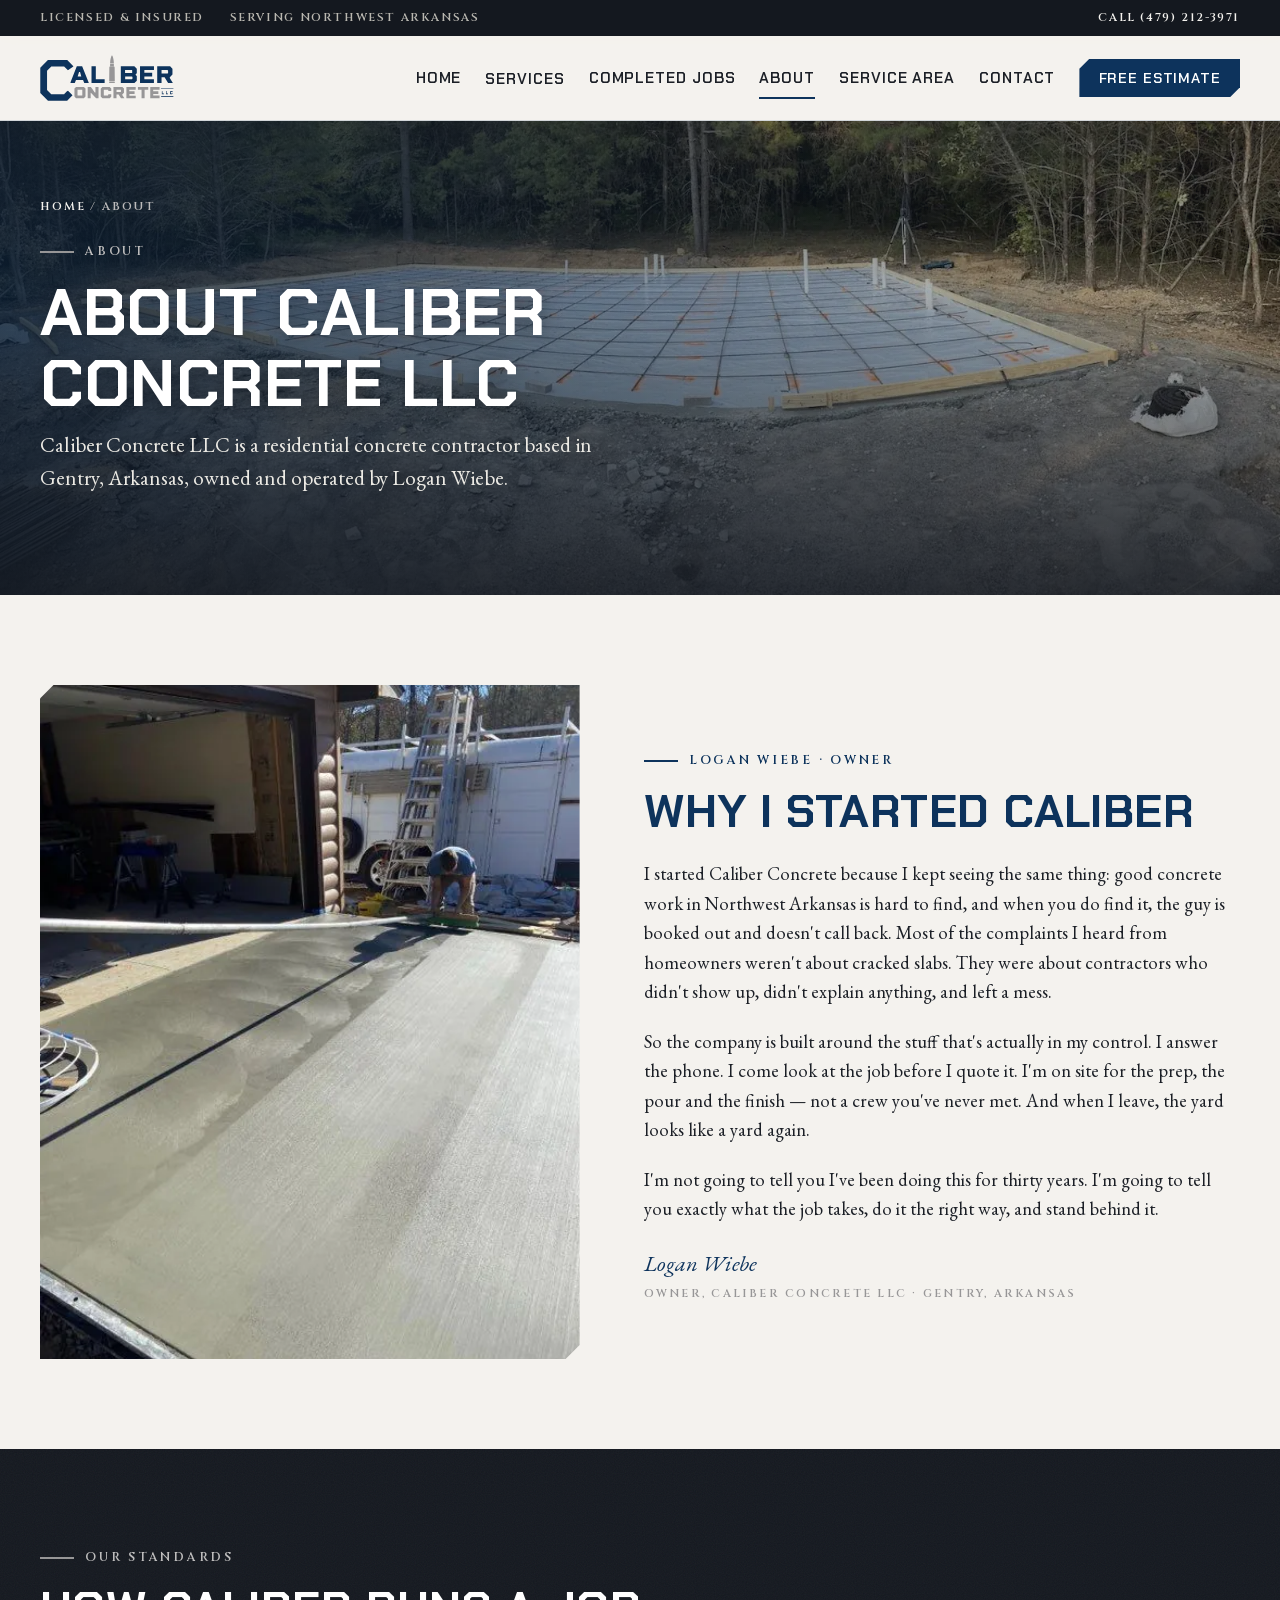
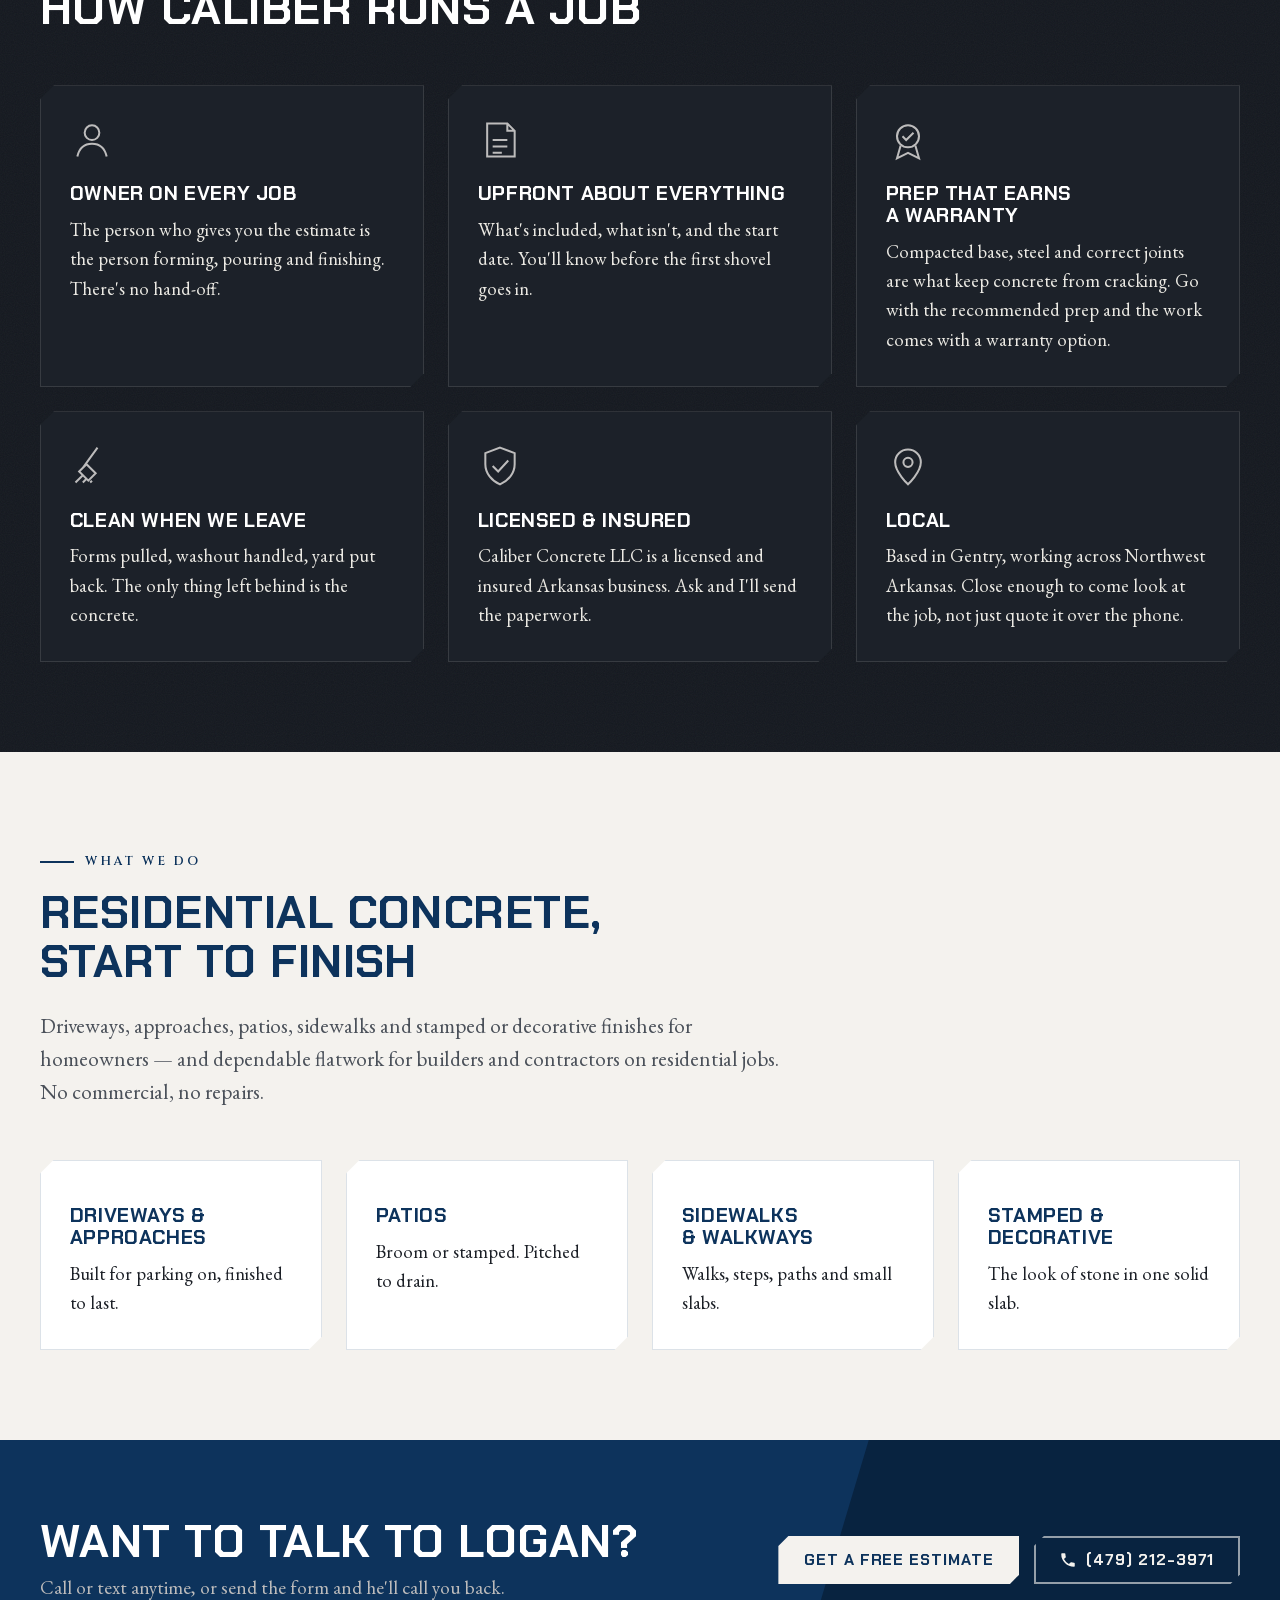
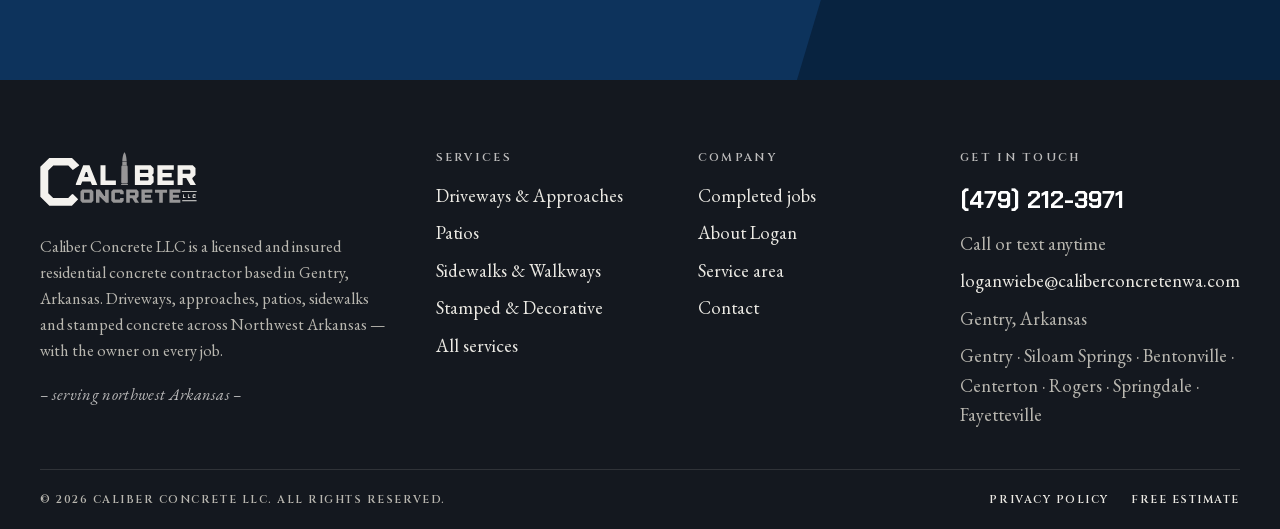
<file: about.html>
<!DOCTYPE html>
<html lang="en">
<head>
<meta charset="UTF-8" />
<meta name="viewport" content="width=device-width, initial-scale=1.0" />
<meta name="theme-color" content="#14181F" />
<title>About Logan Wiebe | Caliber Concrete LLC, Gentry AR</title>
<meta name="description" content="Meet Logan Wiebe, owner of Caliber Concrete LLC in Gentry, AR. Licensed, insured, and on every job himself. Residential concrete across Northwest Arkansas." />
<link rel="canonical" href="https://caliberconcretenwa.com/about" />
<link rel="icon" href="/favicon.ico?v=2" sizes="any" />
<link rel="icon" type="image/svg+xml" href="images/favicon.svg?v=2" />
<link rel="apple-touch-icon" href="images/apple-touch-icon.png?v=2" />
<link rel="preload" as="font" type="font/woff2" href="fonts/ChakraPetch-700-latin.woff2" crossorigin />
<link rel="preload" as="font" type="font/woff2" href="fonts/EBGaramond-400-latin.woff2" crossorigin />
<link rel="preload" as="image" fetchpriority="high" href="images/photos/prep-shop-slab-rebar-sm.webp" media="(max-width:700px)" />
<link rel="preload" as="image" fetchpriority="high" href="images/photos/prep-shop-slab-rebar.webp" media="(min-width:701px)" />
<link rel="stylesheet" href="css/styles.css?v=18" />
<meta property="og:type" content="website" />
<meta property="og:site_name" content="Caliber Concrete LLC" />
<meta property="og:title" content="About Logan Wiebe | Caliber Concrete LLC, Gentry AR" />
<meta property="og:description" content="Meet Logan Wiebe, owner of Caliber Concrete LLC in Gentry, AR. Licensed, insured, and on every job himself. Residential concrete across Northwest Arkansas." />
<meta property="og:url" content="https://caliberconcretenwa.com/about" />
<meta property="og:image" content="https://caliberconcretenwa.com/images/og-image.jpg" />
<meta property="og:image:width" content="1200" />
<meta property="og:image:height" content="630" />
<meta name="twitter:card" content="summary_large_image" />
<!-- Google Analytics / Ads tags: not installed yet — see README -->
</head>
<body>
<div class="topbar">
  <div class="wrap">
    <div class="topbar__left"><span>Licensed &amp; Insured</span><span>Serving Northwest Arkansas</span></div>
    <a href="tel:+14792123971">Call (479) 212-3971</a>
  </div>
</div>
<header class="header">
  <div class="wrap">
    <a class="brand" href="/" aria-label="Caliber Concrete LLC home"><svg class="logo " viewBox="0 0 956 329" role="img" aria-labelledby="logo-t" xmlns="http://www.w3.org/2000/svg"><title id="logo-t">Caliber Concrete LLC</title>
<style>.logo .p{fill:var(--logo-primary,#0D335C)}.logo .s{fill:var(--logo-secondary,#979697)}</style>
<path class="p" fill-rule="evenodd" d="M2.0 90.6 L 2.0 272.0 L 57.1 327.0 L 194.2 327.0 L 232.6 288.5 L 200.3 256.2 L 192.8 258.9 L 173.4 278.3 L 173.4 281.0 L 80.5 281.0 L 50.4 251.0 L 50.4 112.5 L 80.9 82.0 L 172.6 82.0 L 200.0 109.3 L 238.4 82.9 L 238.4 79.6 L 194.9 36.1 L 56.6 36.1Z"/>
<path class="p" fill-rule="evenodd" d="M263.3 81.2 L 218.3 195.0 L 218.3 200.8 L 248.8 200.8 L 257.3 179.2 L 308.0 179.2 L 316.6 201.0 L 349.4 201.0 L 301.5 81.2Z M279.4 122.0 L 286.4 122.0 L 295.4 153.0 L 269.4 153.0Z"/>
<path class="p" fill-rule="evenodd" d="M462.4 173.0 L 399.2 173.0 L 399.2 81.2 L 368.5 81.2 L 368.5 201.0 L 462.4 201.0Z"/>
<path class="p" fill-rule="evenodd" d="M675.5 200.8 L 692.4 183.8 L 692.4 150.8 L 684.4 142.8 L 684.4 138.2 L 692.4 130.2 L 692.4 98.7 L 674.7 81.0 L 578.1 81.0 L 578.1 200.8Z M608.4 108.0 L 658.3 108.0 L 659.4 110.0 L 659.4 128.0 L 608.4 128.0Z M609.1 153.0 L 658.3 153.0 L 661.4 157.4 L 661.4 170.2 L 657.8 173.8 L 609.1 173.8Z"/>
<path class="p" fill-rule="evenodd" d="M814.9 200.8 L 814.9 173.2 L 746.4 173.2 L 746.4 154.0 L 802.4 154.0 L 802.4 127.6 L 746.4 127.6 L 746.4 108.0 L 815.2 108.0 L 815.2 81.2 L 715.4 81.2 L 715.4 200.8Z"/>
<path class="p" fill-rule="evenodd" d="M838.4 201.0 L 869.4 201.0 L 869.4 159.0 L 891.0 159.0 L 916.4 200.8 L 950.2 200.8 L 928.4 164.1 L 928.4 158.8 L 947.4 139.8 L 947.4 97.6 L 930.7 81.0 L 838.4 81.0Z M912.0 108.0 L 916.2 112.2 L 916.2 130.2 L 910.9 133.0 L 869.4 133.0 L 869.4 108.0Z"/>
<path class="p" fill-rule="evenodd" d="M954.4 239.0 L 866.8 239.0 L 864.4 241.4 L 864.4 244.0 L 954.4 244.0Z"/>
<path class="p" fill-rule="evenodd" d="M871.6 262.9 L 871.6 280.8 L 881.4 280.8 L 886.4 279.9 L 886.4 276.0 L 876.2 276.0 L 876.2 258.6 L 872.5 257.9Z"/>
<path class="p" fill-rule="evenodd" d="M915.2 276.0 L 905.4 276.0 L 905.4 258.0 L 901.4 258.0 L 901.4 280.8 L 915.2 280.8Z"/>
<path class="p" fill-rule="evenodd" d="M933.6 280.7 L 943.2 280.7 L 948.4 277.9 L 948.4 273.0 L 943.6 273.0 L 942.5 276.0 L 935.4 276.0 L 935.4 263.0 L 942.3 263.0 L 944.3 266.5 L 947.9 264.3 L 948.6 260.7 L 945.9 258.0 L 934.4 258.0 L 929.9 262.5 L 929.9 278.3Z"/>
<path class="p" fill-rule="evenodd" d="M953.9 299.8 L 953.9 294.2 L 866.4 294.2 L 866.4 299.8Z"/>
<path class="s" fill-rule="evenodd" d="M314.0 229.0 L 257.8 229.0 L 246.5 240.2 L 246.5 297.5 L 258.0 309.0 L 313.5 309.0 L 325.3 297.2 L 325.3 240.2Z M301.9 248.6 L 302.6 249.4 L 302.6 289.4 L 268.4 289.4 L 268.4 248.6Z"/>
<path class="s" fill-rule="evenodd" d="M362.4 309.0 L 362.4 269.0 L 361.8 269.0 L 401.8 309.0 L 418.6 309.0 L 418.6 229.5 L 396.6 229.5 L 396.6 268.0 L 391.6 268.0 L 364.3 229.0 L 341.2 229.0 L 341.2 309.0Z"/>
<path class="s" fill-rule="evenodd" d="M434.4 296.8 L 446.5 309.0 L 498.4 309.0 L 509.6 297.8 L 509.6 280.5 L 488.9 280.5 L 486.5 289.0 L 456.4 289.0 L 456.4 248.5 L 487.1 248.5 L 489.4 258.0 L 509.7 258.0 L 509.7 239.9 L 498.9 229.0 L 445.9 229.0 L 434.4 240.5Z"/>
<path class="s" fill-rule="evenodd" d="M525.4 308.8 L 547.2 308.8 L 547.2 282.0 L 562.3 282.0 L 579.1 308.6 L 603.6 308.6 L 588.4 286.4 L 588.4 282.6 L 600.6 270.4 L 600.6 240.2 L 589.4 229.0 L 525.4 229.0Z M578.8 248.0 L 578.8 262.2 L 577.0 264.0 L 547.4 264.0 L 547.4 248.0Z"/>
<path class="s" fill-rule="evenodd" d="M618.0 308.7 L 684.6 308.7 L 684.6 290.6 L 639.5 290.6 L 639.5 278.2 L 676.4 278.2 L 676.4 259.8 L 638.6 259.8 L 638.6 248.0 L 684.4 248.0 L 684.4 229.0 L 618.0 229.0Z"/>
<path class="s" fill-rule="evenodd" d="M748.2 308.8 L 748.2 247.9 L 774.4 247.9 L 774.4 229.6 L 700.4 229.6 L 700.4 248.0 L 726.4 248.0 L 726.4 308.8Z"/>
<path class="s" fill-rule="evenodd" d="M855.2 309.0 L 855.2 290.5 L 809.9 290.5 L 809.9 278.2 L 846.6 278.2 L 846.6 261.2 L 846.1 259.8 L 809.6 259.8 L 809.6 248.0 L 855.4 248.0 L 855.4 229.0 L 788.6 229.0 L 788.6 309.0Z"/>
<path class="s" fill-rule="evenodd" d="M514.9 2.0 C 521.0 7.6 527.5 29.0 528.3 58.0 L 501.5 58.0 C 502.3 29.0 508.8 7.6 514.9 2.0ZM528.4 60.5 C 528.4 61.7 528.4 62.8 528.4 64.0 L 528.4 79.0 L 531.4 80.0 L 531.4 80.5 L 498.4 80.5 L 498.4 80.0 L 501.4 79.0 L 501.4 64.0 C 501.4 62.8 501.4 61.7 501.4 60.5ZM531.4 83.0 L 531.4 84.0 L 533.9 88.0 L 534.9 188.0 L 531.4 189.0 L 531.4 189.5 L 498.4 189.5 L 498.4 189.0 L 494.9 188.0 L 495.9 88.0 L 498.4 84.0 L 498.4 83.0ZM531.4 192.5 L 531.4 193.0 L 535.4 195.0 L 535.4 200.5 L 494.4 200.5 L 494.4 195.0 L 498.4 193.0 L 498.4 192.5Z"/>
</svg></a>
    <a class="header__call" href="tel:+14792123971">(479) 212-3971</a>
    <button class="nav-toggle" aria-label="Menu" aria-expanded="false" aria-controls="nav"><span></span><span></span><span></span></button>
    <nav class="nav" id="nav" aria-label="Main"><a href="/">Home</a><div class="has-sub"><a href="services" aria-expanded="false">Services</a><div class="sub"><a class="sub__all" href="services">All Services</a><a href="driveways">Driveways &amp; Approaches</a><a href="patios">Patios</a><a href="sidewalks">Sidewalks &amp; Walkways</a><a href="stamped-decorative">Stamped &amp; Decorative</a></div></div><a href="completed-jobs">Completed Jobs</a><a href="about">About</a><a href="service-area">Service Area</a><a href="contact">Contact</a><a class="btn btn--navy" href="contact">Free Estimate</a></nav>
  </div>
</header>
<main>
<section class="hero hero--page">
  <picture><source media="(max-width:700px)" srcset="images/photos/prep-shop-slab-rebar-sm.webp" /><img class="hero__img" src="images/photos/prep-shop-slab-rebar.webp" alt="Shop slab formed and reinforced before the pour" width="1600" height="804" fetchpriority="high" style="object-position:center 55%" /></picture>
  <div class="wrap"><div class="hero__inner">
    <div class="crumbs fade-in"><a href="/">Home</a> / About</div>
    <div class="eyebrow fade-in">About</div>
    <h1 class="fade-in">About Caliber Concrete LLC</h1>
    <p class="lead fade-in">Caliber Concrete LLC is a residential concrete contractor based in Gentry, Arkansas, owned and operated by Logan Wiebe.</p>
  </div></div>
</section>

<section class="section">
  <div class="wrap about-intro">
    <div class="reveal"><img src="images/photos/finisher-troweling.webp" srcset="images/photos/finisher-troweling-xs.webp 480w, images/photos/finisher-troweling-sm.webp 800w, images/photos/finisher-troweling.webp 497w" sizes="(max-width:980px) 100vw, 45vw" alt="Hand-finishing a fresh concrete slab" width="497" height="640" loading="lazy" /></div>
    <div class="reveal" data-delay="1">
      <div class="eyebrow">Logan Wiebe · Owner</div>
      <h2>Why I started Caliber</h2>
      <p>I started Caliber Concrete because I kept seeing the same thing: good concrete work in Northwest Arkansas is hard to find, and when you do find it, the guy is booked out and doesn't call back. Most of the complaints I heard from homeowners weren't about cracked slabs. They were about contractors who didn't show up, didn't explain anything, and left a mess.</p>
      <p>So the company is built around the stuff that's actually in my control. I answer the phone. I come look at the job before I quote it. I'm on site for the prep, the pour and the finish — not a crew you've never met. And when I leave, the yard looks like a yard again.</p>
      <p>I'm not going to tell you I've been doing this for thirty years. I'm going to tell you exactly what the job takes, do it the right way, and stand behind it.</p>
      <div class="sig">Logan Wiebe<small>Owner, Caliber Concrete LLC · Gentry, Arkansas</small></div>
    </div>
  </div>
</section>

<section class="section on-dark">
  <div class="wrap">
    <div class="section__head reveal"><div class="eyebrow">Our standards</div><h2>How Caliber runs a job</h2></div>
    <div class="values">
      <div class="card reveal"><svg class="card__icon" viewBox="0 0 48 48" aria-hidden="true"><circle cx="24" cy="16" r="8" fill="none" stroke="currentColor" stroke-width="2.2"/><path fill="none" stroke="currentColor" stroke-width="2.2" d="M8 42c2-9 8-14 16-14s14 5 16 14"/></svg><h3>Owner on every job</h3><p>The person who gives you the estimate is the person forming, pouring and finishing. There's no hand-off.</p></div>
      <div class="card reveal" data-delay="1"><svg class="card__icon" viewBox="0 0 48 48" aria-hidden="true"><path fill="none" stroke="currentColor" stroke-width="2.2" d="M10 6h22l8 8v28H10z M32 6v8h8"/><path fill="none" stroke="currentColor" stroke-width="2.2" d="M16 24h16M16 31h16M16 38h10"/></svg><h3>Upfront about everything</h3><p>What's included, what isn't, and the start date. You'll know before the first shovel goes in.</p></div>
      <div class="card reveal" data-delay="2"><svg class="card__icon" viewBox="0 0 48 48" aria-hidden="true"><circle cx="24" cy="20" r="12" fill="none" stroke="currentColor" stroke-width="2.2"/><path fill="none" stroke="currentColor" stroke-width="2.2" d="M16 30l-4 14 12-6 12 6-4-14M18 20l4 4 8-8"/></svg><h3>Prep that earns a warranty</h3><p>Compacted base, steel and correct joints are what keep concrete from cracking. Go with the recommended prep and the work comes with a warranty option.</p></div>
      <div class="card reveal"><svg class="card__icon" viewBox="0 0 48 48" aria-hidden="true"><path fill="none" stroke="currentColor" stroke-width="2.2" d="M30 4L14 26M10 30l8-8 10 10-8 8zM6 42l8-8M14 42l4-4M22 42l2-2"/></svg><h3>Clean when we leave</h3><p>Forms pulled, washout handled, yard put back. The only thing left behind is the concrete.</p></div>
      <div class="card reveal" data-delay="1"><svg class="card__icon" viewBox="0 0 48 48" aria-hidden="true"><path fill="none" stroke="currentColor" stroke-width="2.2" d="M24 4l16 6v12c0 10-7 18-16 22C15 40 8 32 8 22V10l16-6z"/><path fill="none" stroke="currentColor" stroke-width="2.2" d="M16 24l6 6 11-12"/></svg><h3>Licensed &amp; insured</h3><p>Caliber Concrete LLC is a licensed and insured Arkansas business. Ask and I'll send the paperwork.</p></div>
      <div class="card reveal" data-delay="2"><svg class="card__icon" viewBox="0 0 48 48" aria-hidden="true"><path fill="none" stroke="currentColor" stroke-width="2.2" d="M24 44s14-13 14-24a14 14 0 0 0-28 0c0 11 14 24 14 24z"/><circle cx="24" cy="20" r="5" fill="none" stroke="currentColor" stroke-width="2.2"/></svg><h3>Local</h3><p>Based in Gentry, working across Northwest Arkansas. Close enough to come look at the job, not just quote it over the phone.</p></div>
    </div>
  </div>
</section>

<section class="section">
  <div class="wrap">
    <div class="section__head reveal"><div class="eyebrow">What we do</div><h2>Residential concrete, start to finish</h2><p class="lead">Driveways, approaches, patios, sidewalks and stamped or decorative finishes for homeowners — and dependable flatwork for builders and contractors on residential jobs. No commercial, no repairs.</p></div>
    <div class="grid grid--4">
      <a class="card card--link reveal" href="driveways"><h3>Driveways &amp; Approaches</h3><p>Built for parking on, finished to last.</p></a>
      <a class="card card--link reveal" data-delay="1" href="patios"><h3>Patios</h3><p>Broom or stamped. Pitched to drain.</p></a>
      <a class="card card--link reveal" data-delay="2" href="sidewalks"><h3>Sidewalks &amp; Walkways</h3><p>Walks, steps, paths and small slabs.</p></a>
      <a class="card card--link reveal" data-delay="3" href="stamped-decorative"><h3>Stamped &amp; Decorative</h3><p>The look of stone in one solid slab.</p></a>
    </div>
  </div>
</section>
<section class="cta">
  <div class="wrap">
    <div class="reveal"><h2>Want to talk to Logan?</h2><p>Call or text anytime, or send the form and he'll call you back.</p></div>
    <div class="cta__actions reveal" data-delay="1"><a class="btn btn--navy" href="contact">Get a Free Estimate</a><a class="btn btn--ghost" href="tel:+14792123971"><svg viewBox="0 0 24 24" aria-hidden="true"><path fill="currentColor" d="M6.6 10.8a15.1 15.1 0 0 0 6.6 6.6l2.2-2.2a1 1 0 0 1 1-.25c1.1.37 2.3.57 3.6.57a1 1 0 0 1 1 1V20a1 1 0 0 1-1 1A17 17 0 0 1 3 4a1 1 0 0 1 1-1h3.5a1 1 0 0 1 1 1c0 1.25.2 2.45.57 3.57a1 1 0 0 1-.25 1L6.6 10.8z"/></svg> (479) 212-3971</a></div>
  </div>
</section>
</main>
<footer class="footer">
  <div class="wrap">
    <div class="footer__top">
      <div class="footer__logo" style="--logo-primary:#F4F2EE;--logo-secondary:#979697">
        <svg class="logo " viewBox="0 0 956 329" role="img" aria-labelledby="logo-f" xmlns="http://www.w3.org/2000/svg"><title id="logo-f">Caliber Concrete LLC</title>
<style>.logo .p{fill:var(--logo-primary,#0D335C)}.logo .s{fill:var(--logo-secondary,#979697)}</style>
<path class="p" fill-rule="evenodd" d="M2.0 90.6 L 2.0 272.0 L 57.1 327.0 L 194.2 327.0 L 232.6 288.5 L 200.3 256.2 L 192.8 258.9 L 173.4 278.3 L 173.4 281.0 L 80.5 281.0 L 50.4 251.0 L 50.4 112.5 L 80.9 82.0 L 172.6 82.0 L 200.0 109.3 L 238.4 82.9 L 238.4 79.6 L 194.9 36.1 L 56.6 36.1Z"/>
<path class="p" fill-rule="evenodd" d="M263.3 81.2 L 218.3 195.0 L 218.3 200.8 L 248.8 200.8 L 257.3 179.2 L 308.0 179.2 L 316.6 201.0 L 349.4 201.0 L 301.5 81.2Z M279.4 122.0 L 286.4 122.0 L 295.4 153.0 L 269.4 153.0Z"/>
<path class="p" fill-rule="evenodd" d="M462.4 173.0 L 399.2 173.0 L 399.2 81.2 L 368.5 81.2 L 368.5 201.0 L 462.4 201.0Z"/>
<path class="p" fill-rule="evenodd" d="M675.5 200.8 L 692.4 183.8 L 692.4 150.8 L 684.4 142.8 L 684.4 138.2 L 692.4 130.2 L 692.4 98.7 L 674.7 81.0 L 578.1 81.0 L 578.1 200.8Z M608.4 108.0 L 658.3 108.0 L 659.4 110.0 L 659.4 128.0 L 608.4 128.0Z M609.1 153.0 L 658.3 153.0 L 661.4 157.4 L 661.4 170.2 L 657.8 173.8 L 609.1 173.8Z"/>
<path class="p" fill-rule="evenodd" d="M814.9 200.8 L 814.9 173.2 L 746.4 173.2 L 746.4 154.0 L 802.4 154.0 L 802.4 127.6 L 746.4 127.6 L 746.4 108.0 L 815.2 108.0 L 815.2 81.2 L 715.4 81.2 L 715.4 200.8Z"/>
<path class="p" fill-rule="evenodd" d="M838.4 201.0 L 869.4 201.0 L 869.4 159.0 L 891.0 159.0 L 916.4 200.8 L 950.2 200.8 L 928.4 164.1 L 928.4 158.8 L 947.4 139.8 L 947.4 97.6 L 930.7 81.0 L 838.4 81.0Z M912.0 108.0 L 916.2 112.2 L 916.2 130.2 L 910.9 133.0 L 869.4 133.0 L 869.4 108.0Z"/>
<path class="p" fill-rule="evenodd" d="M954.4 239.0 L 866.8 239.0 L 864.4 241.4 L 864.4 244.0 L 954.4 244.0Z"/>
<path class="p" fill-rule="evenodd" d="M871.6 262.9 L 871.6 280.8 L 881.4 280.8 L 886.4 279.9 L 886.4 276.0 L 876.2 276.0 L 876.2 258.6 L 872.5 257.9Z"/>
<path class="p" fill-rule="evenodd" d="M915.2 276.0 L 905.4 276.0 L 905.4 258.0 L 901.4 258.0 L 901.4 280.8 L 915.2 280.8Z"/>
<path class="p" fill-rule="evenodd" d="M933.6 280.7 L 943.2 280.7 L 948.4 277.9 L 948.4 273.0 L 943.6 273.0 L 942.5 276.0 L 935.4 276.0 L 935.4 263.0 L 942.3 263.0 L 944.3 266.5 L 947.9 264.3 L 948.6 260.7 L 945.9 258.0 L 934.4 258.0 L 929.9 262.5 L 929.9 278.3Z"/>
<path class="p" fill-rule="evenodd" d="M953.9 299.8 L 953.9 294.2 L 866.4 294.2 L 866.4 299.8Z"/>
<path class="s" fill-rule="evenodd" d="M314.0 229.0 L 257.8 229.0 L 246.5 240.2 L 246.5 297.5 L 258.0 309.0 L 313.5 309.0 L 325.3 297.2 L 325.3 240.2Z M301.9 248.6 L 302.6 249.4 L 302.6 289.4 L 268.4 289.4 L 268.4 248.6Z"/>
<path class="s" fill-rule="evenodd" d="M362.4 309.0 L 362.4 269.0 L 361.8 269.0 L 401.8 309.0 L 418.6 309.0 L 418.6 229.5 L 396.6 229.5 L 396.6 268.0 L 391.6 268.0 L 364.3 229.0 L 341.2 229.0 L 341.2 309.0Z"/>
<path class="s" fill-rule="evenodd" d="M434.4 296.8 L 446.5 309.0 L 498.4 309.0 L 509.6 297.8 L 509.6 280.5 L 488.9 280.5 L 486.5 289.0 L 456.4 289.0 L 456.4 248.5 L 487.1 248.5 L 489.4 258.0 L 509.7 258.0 L 509.7 239.9 L 498.9 229.0 L 445.9 229.0 L 434.4 240.5Z"/>
<path class="s" fill-rule="evenodd" d="M525.4 308.8 L 547.2 308.8 L 547.2 282.0 L 562.3 282.0 L 579.1 308.6 L 603.6 308.6 L 588.4 286.4 L 588.4 282.6 L 600.6 270.4 L 600.6 240.2 L 589.4 229.0 L 525.4 229.0Z M578.8 248.0 L 578.8 262.2 L 577.0 264.0 L 547.4 264.0 L 547.4 248.0Z"/>
<path class="s" fill-rule="evenodd" d="M618.0 308.7 L 684.6 308.7 L 684.6 290.6 L 639.5 290.6 L 639.5 278.2 L 676.4 278.2 L 676.4 259.8 L 638.6 259.8 L 638.6 248.0 L 684.4 248.0 L 684.4 229.0 L 618.0 229.0Z"/>
<path class="s" fill-rule="evenodd" d="M748.2 308.8 L 748.2 247.9 L 774.4 247.9 L 774.4 229.6 L 700.4 229.6 L 700.4 248.0 L 726.4 248.0 L 726.4 308.8Z"/>
<path class="s" fill-rule="evenodd" d="M855.2 309.0 L 855.2 290.5 L 809.9 290.5 L 809.9 278.2 L 846.6 278.2 L 846.6 261.2 L 846.1 259.8 L 809.6 259.8 L 809.6 248.0 L 855.4 248.0 L 855.4 229.0 L 788.6 229.0 L 788.6 309.0Z"/>
<path class="s" fill-rule="evenodd" d="M514.9 2.0 C 521.0 7.6 527.5 29.0 528.3 58.0 L 501.5 58.0 C 502.3 29.0 508.8 7.6 514.9 2.0ZM528.4 60.5 C 528.4 61.7 528.4 62.8 528.4 64.0 L 528.4 79.0 L 531.4 80.0 L 531.4 80.5 L 498.4 80.5 L 498.4 80.0 L 501.4 79.0 L 501.4 64.0 C 501.4 62.8 501.4 61.7 501.4 60.5ZM531.4 83.0 L 531.4 84.0 L 533.9 88.0 L 534.9 188.0 L 531.4 189.0 L 531.4 189.5 L 498.4 189.5 L 498.4 189.0 L 494.9 188.0 L 495.9 88.0 L 498.4 84.0 L 498.4 83.0ZM531.4 192.5 L 531.4 193.0 L 535.4 195.0 L 535.4 200.5 L 494.4 200.5 L 494.4 195.0 L 498.4 193.0 L 498.4 192.5Z"/>
</svg>
        <p>Caliber Concrete LLC is a licensed and insured residential concrete contractor based in Gentry, Arkansas. Driveways, approaches, patios, sidewalks and stamped concrete across Northwest Arkansas — with the owner on every job.</p>
        <p class="footer__tag">– serving northwest Arkansas –</p>
      </div>
      <div>
        <h4>Services</h4>
        <ul><li><a href="driveways">Driveways &amp; Approaches</a></li><li><a href="patios">Patios</a></li><li><a href="sidewalks">Sidewalks &amp; Walkways</a></li><li><a href="stamped-decorative">Stamped &amp; Decorative</a></li><li><a href="services">All services</a></li></ul>
      </div>
      <div>
        <h4>Company</h4>
        <ul><li><a href="completed-jobs">Completed jobs</a></li><li><a href="about">About Logan</a></li><li><a href="service-area">Service area</a></li><li><a href="contact">Contact</a></li></ul>
      </div>
      <div>
        <h4>Get in touch</h4>
        <a class="footer__phone" href="tel:+14792123971">(479) 212-3971</a>
        <ul>
          <li>Call or text anytime</li>
          <li><a href="mailto:loganwiebe@caliberconcretenwa.com">loganwiebe@caliberconcretenwa.com</a></li>
          <li>Gentry, Arkansas</li>
          <li>Gentry · Siloam Springs · Bentonville · Centerton · Rogers · Springdale · Fayetteville</li>
        </ul>
      </div>
    </div>
    <div class="footer__bottom">
      <span>&copy; 2026 Caliber Concrete LLC. All rights reserved.</span>
      <div class="footer__legal"><a href="privacy">Privacy Policy</a><a href="contact">Free Estimate</a></div>
    </div>
  </div>
</footer>
<script src="js/site.js?v=12"></script>
</body>
</html>
</file>
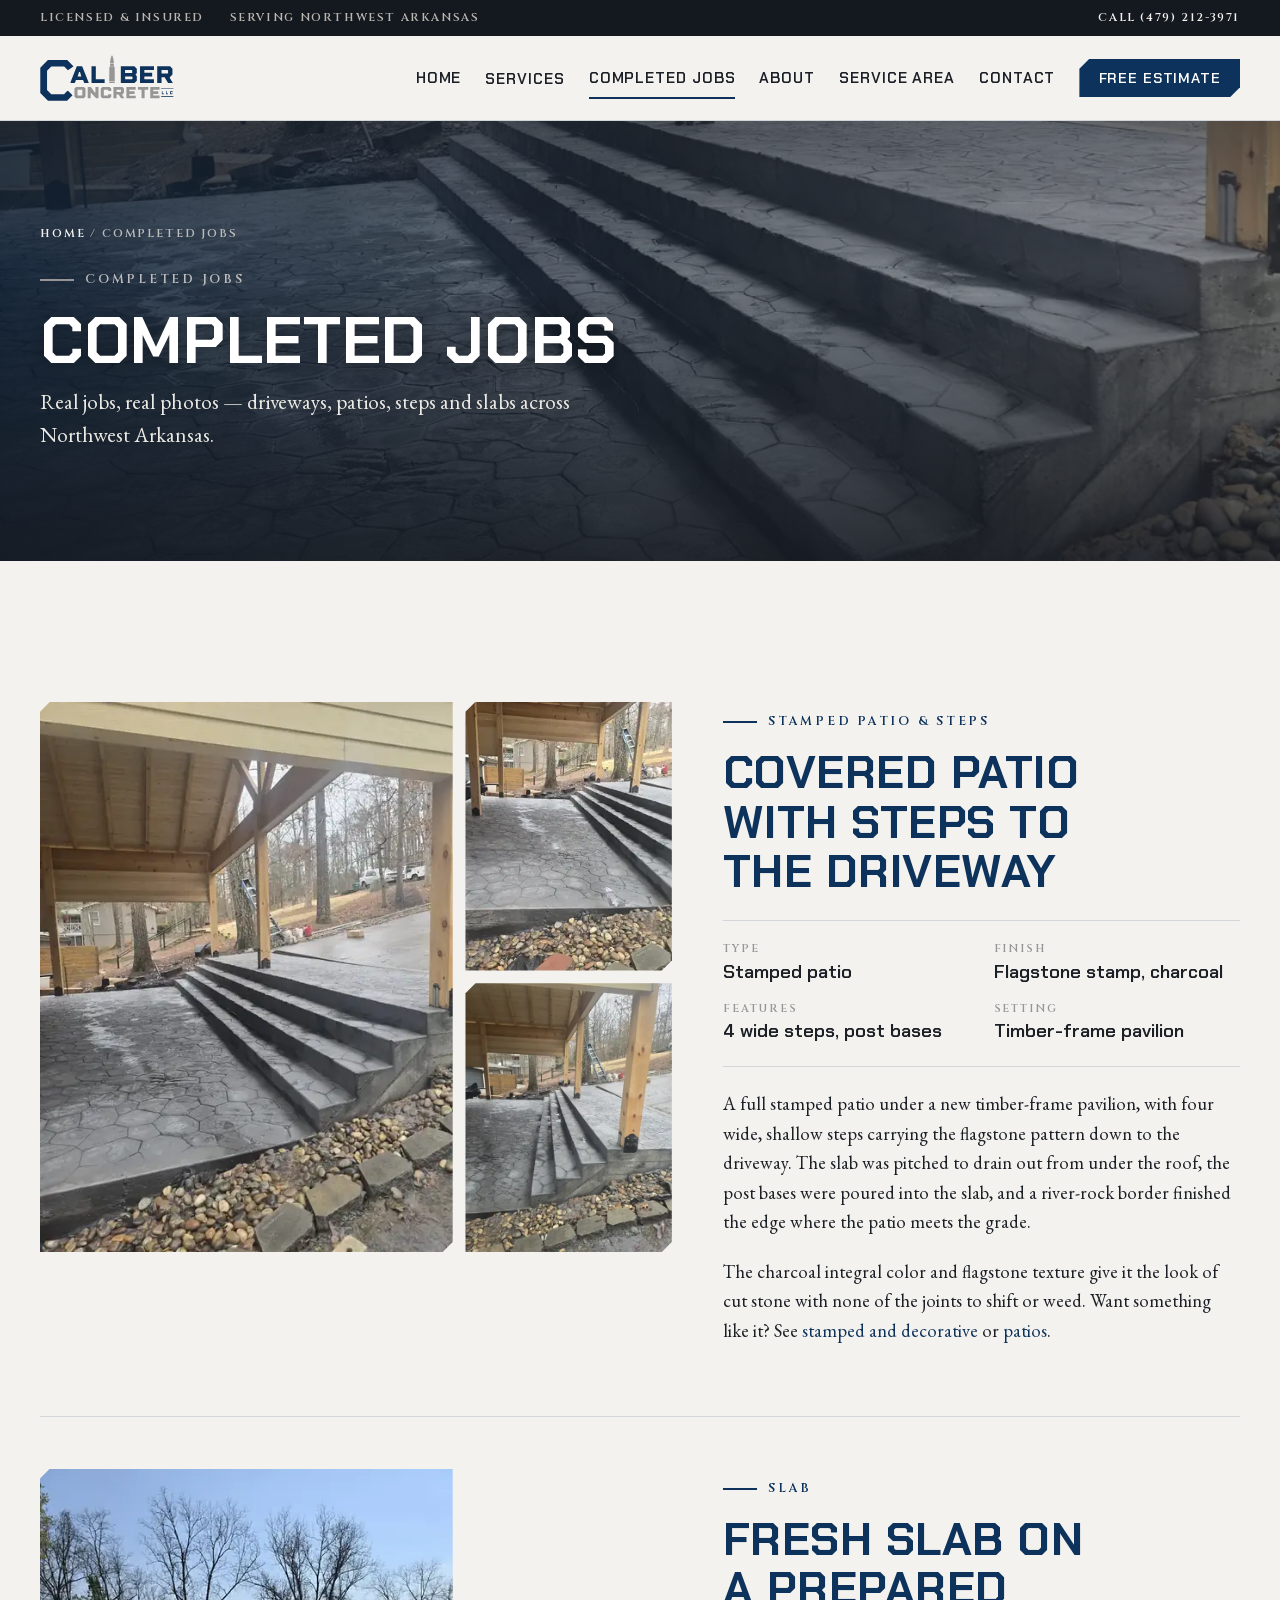
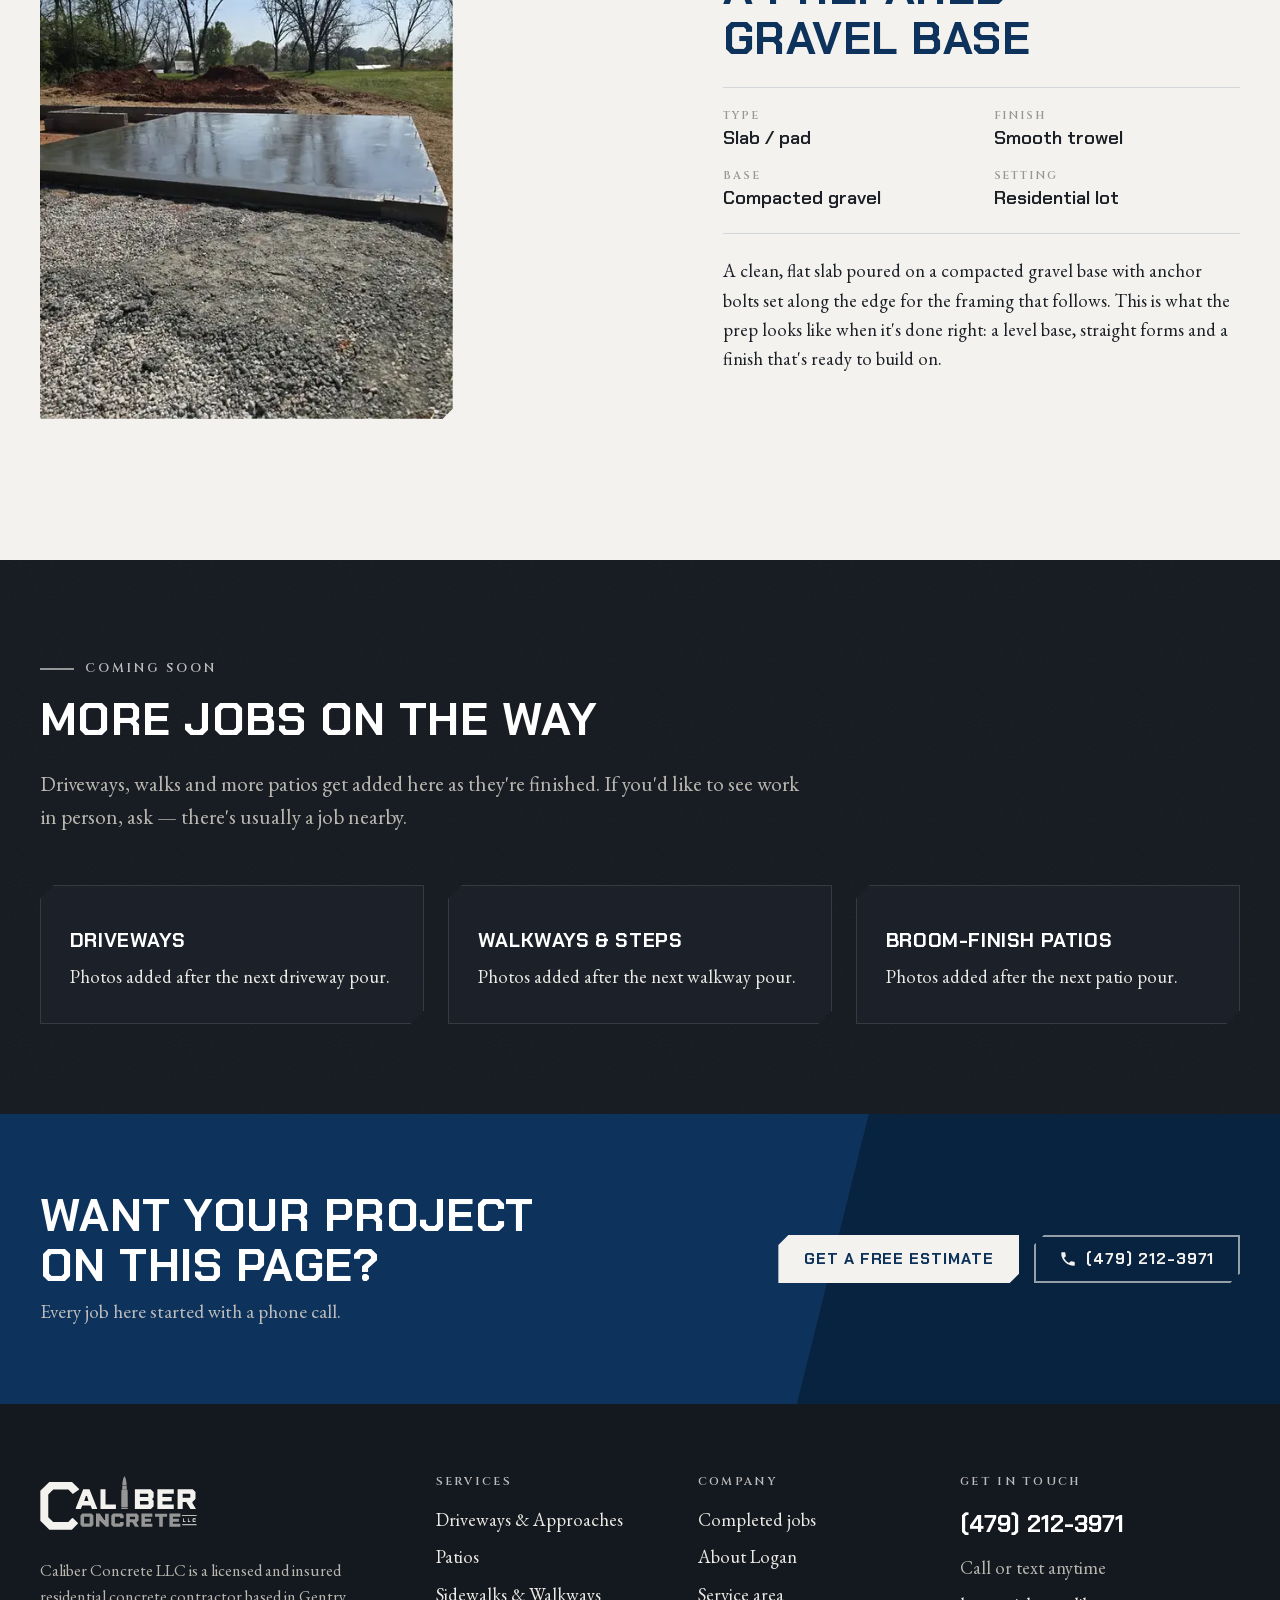
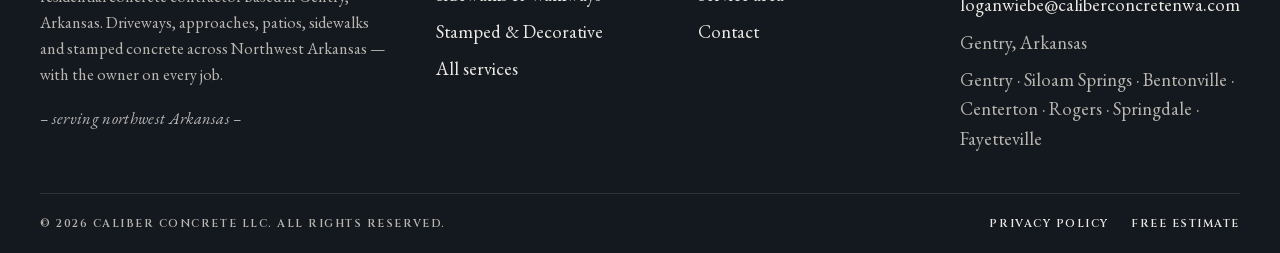
<file: completed-jobs.html>
<!DOCTYPE html>
<html lang="en">
<head>
<meta charset="UTF-8" />
<meta name="viewport" content="width=device-width, initial-scale=1.0" />
<meta name="theme-color" content="#14181F" />
<title>Completed Concrete Jobs in NWA | Caliber Concrete</title>
<meta name="description" content="Real jobs by Caliber Concrete LLC: stamped patios, steps, slabs and driveways across Northwest Arkansas. Photos and details from each project." />
<link rel="canonical" href="https://caliberconcretenwa.com/completed-jobs" />
<link rel="icon" href="/favicon.ico?v=2" sizes="any" />
<link rel="icon" type="image/svg+xml" href="images/favicon.svg?v=2" />
<link rel="apple-touch-icon" href="images/apple-touch-icon.png?v=2" />
<link rel="preload" as="font" type="font/woff2" href="fonts/ChakraPetch-700-latin.woff2" crossorigin />
<link rel="preload" as="font" type="font/woff2" href="fonts/EBGaramond-400-latin.woff2" crossorigin />
<link rel="preload" as="image" fetchpriority="high" href="images/work/stamped-patio-steps-portrait-sm.webp" media="(max-width:700px)" />
<link rel="preload" as="image" fetchpriority="high" href="images/work/stamped-patio-steps-portrait.webp" media="(min-width:701px)" />
<link rel="stylesheet" href="css/styles.css?v=18" />
<meta property="og:type" content="website" />
<meta property="og:site_name" content="Caliber Concrete LLC" />
<meta property="og:title" content="Completed Concrete Jobs in NWA | Caliber Concrete" />
<meta property="og:description" content="Real jobs by Caliber Concrete LLC: stamped patios, steps, slabs and driveways across Northwest Arkansas. Photos and details from each project." />
<meta property="og:url" content="https://caliberconcretenwa.com/completed-jobs" />
<meta property="og:image" content="https://caliberconcretenwa.com/images/og-image.jpg" />
<meta property="og:image:width" content="1200" />
<meta property="og:image:height" content="630" />
<meta name="twitter:card" content="summary_large_image" />
<!-- Google Analytics / Ads tags: not installed yet — see README -->
</head>
<body>
<div class="topbar">
  <div class="wrap">
    <div class="topbar__left"><span>Licensed &amp; Insured</span><span>Serving Northwest Arkansas</span></div>
    <a href="tel:+14792123971">Call (479) 212-3971</a>
  </div>
</div>
<header class="header">
  <div class="wrap">
    <a class="brand" href="/" aria-label="Caliber Concrete LLC home"><svg class="logo " viewBox="0 0 956 329" role="img" aria-labelledby="logo-t" xmlns="http://www.w3.org/2000/svg"><title id="logo-t">Caliber Concrete LLC</title>
<style>.logo .p{fill:var(--logo-primary,#0D335C)}.logo .s{fill:var(--logo-secondary,#979697)}</style>
<path class="p" fill-rule="evenodd" d="M2.0 90.6 L 2.0 272.0 L 57.1 327.0 L 194.2 327.0 L 232.6 288.5 L 200.3 256.2 L 192.8 258.9 L 173.4 278.3 L 173.4 281.0 L 80.5 281.0 L 50.4 251.0 L 50.4 112.5 L 80.9 82.0 L 172.6 82.0 L 200.0 109.3 L 238.4 82.9 L 238.4 79.6 L 194.9 36.1 L 56.6 36.1Z"/>
<path class="p" fill-rule="evenodd" d="M263.3 81.2 L 218.3 195.0 L 218.3 200.8 L 248.8 200.8 L 257.3 179.2 L 308.0 179.2 L 316.6 201.0 L 349.4 201.0 L 301.5 81.2Z M279.4 122.0 L 286.4 122.0 L 295.4 153.0 L 269.4 153.0Z"/>
<path class="p" fill-rule="evenodd" d="M462.4 173.0 L 399.2 173.0 L 399.2 81.2 L 368.5 81.2 L 368.5 201.0 L 462.4 201.0Z"/>
<path class="p" fill-rule="evenodd" d="M675.5 200.8 L 692.4 183.8 L 692.4 150.8 L 684.4 142.8 L 684.4 138.2 L 692.4 130.2 L 692.4 98.7 L 674.7 81.0 L 578.1 81.0 L 578.1 200.8Z M608.4 108.0 L 658.3 108.0 L 659.4 110.0 L 659.4 128.0 L 608.4 128.0Z M609.1 153.0 L 658.3 153.0 L 661.4 157.4 L 661.4 170.2 L 657.8 173.8 L 609.1 173.8Z"/>
<path class="p" fill-rule="evenodd" d="M814.9 200.8 L 814.9 173.2 L 746.4 173.2 L 746.4 154.0 L 802.4 154.0 L 802.4 127.6 L 746.4 127.6 L 746.4 108.0 L 815.2 108.0 L 815.2 81.2 L 715.4 81.2 L 715.4 200.8Z"/>
<path class="p" fill-rule="evenodd" d="M838.4 201.0 L 869.4 201.0 L 869.4 159.0 L 891.0 159.0 L 916.4 200.8 L 950.2 200.8 L 928.4 164.1 L 928.4 158.8 L 947.4 139.8 L 947.4 97.6 L 930.7 81.0 L 838.4 81.0Z M912.0 108.0 L 916.2 112.2 L 916.2 130.2 L 910.9 133.0 L 869.4 133.0 L 869.4 108.0Z"/>
<path class="p" fill-rule="evenodd" d="M954.4 239.0 L 866.8 239.0 L 864.4 241.4 L 864.4 244.0 L 954.4 244.0Z"/>
<path class="p" fill-rule="evenodd" d="M871.6 262.9 L 871.6 280.8 L 881.4 280.8 L 886.4 279.9 L 886.4 276.0 L 876.2 276.0 L 876.2 258.6 L 872.5 257.9Z"/>
<path class="p" fill-rule="evenodd" d="M915.2 276.0 L 905.4 276.0 L 905.4 258.0 L 901.4 258.0 L 901.4 280.8 L 915.2 280.8Z"/>
<path class="p" fill-rule="evenodd" d="M933.6 280.7 L 943.2 280.7 L 948.4 277.9 L 948.4 273.0 L 943.6 273.0 L 942.5 276.0 L 935.4 276.0 L 935.4 263.0 L 942.3 263.0 L 944.3 266.5 L 947.9 264.3 L 948.6 260.7 L 945.9 258.0 L 934.4 258.0 L 929.9 262.5 L 929.9 278.3Z"/>
<path class="p" fill-rule="evenodd" d="M953.9 299.8 L 953.9 294.2 L 866.4 294.2 L 866.4 299.8Z"/>
<path class="s" fill-rule="evenodd" d="M314.0 229.0 L 257.8 229.0 L 246.5 240.2 L 246.5 297.5 L 258.0 309.0 L 313.5 309.0 L 325.3 297.2 L 325.3 240.2Z M301.9 248.6 L 302.6 249.4 L 302.6 289.4 L 268.4 289.4 L 268.4 248.6Z"/>
<path class="s" fill-rule="evenodd" d="M362.4 309.0 L 362.4 269.0 L 361.8 269.0 L 401.8 309.0 L 418.6 309.0 L 418.6 229.5 L 396.6 229.5 L 396.6 268.0 L 391.6 268.0 L 364.3 229.0 L 341.2 229.0 L 341.2 309.0Z"/>
<path class="s" fill-rule="evenodd" d="M434.4 296.8 L 446.5 309.0 L 498.4 309.0 L 509.6 297.8 L 509.6 280.5 L 488.9 280.5 L 486.5 289.0 L 456.4 289.0 L 456.4 248.5 L 487.1 248.5 L 489.4 258.0 L 509.7 258.0 L 509.7 239.9 L 498.9 229.0 L 445.9 229.0 L 434.4 240.5Z"/>
<path class="s" fill-rule="evenodd" d="M525.4 308.8 L 547.2 308.8 L 547.2 282.0 L 562.3 282.0 L 579.1 308.6 L 603.6 308.6 L 588.4 286.4 L 588.4 282.6 L 600.6 270.4 L 600.6 240.2 L 589.4 229.0 L 525.4 229.0Z M578.8 248.0 L 578.8 262.2 L 577.0 264.0 L 547.4 264.0 L 547.4 248.0Z"/>
<path class="s" fill-rule="evenodd" d="M618.0 308.7 L 684.6 308.7 L 684.6 290.6 L 639.5 290.6 L 639.5 278.2 L 676.4 278.2 L 676.4 259.8 L 638.6 259.8 L 638.6 248.0 L 684.4 248.0 L 684.4 229.0 L 618.0 229.0Z"/>
<path class="s" fill-rule="evenodd" d="M748.2 308.8 L 748.2 247.9 L 774.4 247.9 L 774.4 229.6 L 700.4 229.6 L 700.4 248.0 L 726.4 248.0 L 726.4 308.8Z"/>
<path class="s" fill-rule="evenodd" d="M855.2 309.0 L 855.2 290.5 L 809.9 290.5 L 809.9 278.2 L 846.6 278.2 L 846.6 261.2 L 846.1 259.8 L 809.6 259.8 L 809.6 248.0 L 855.4 248.0 L 855.4 229.0 L 788.6 229.0 L 788.6 309.0Z"/>
<path class="s" fill-rule="evenodd" d="M514.9 2.0 C 521.0 7.6 527.5 29.0 528.3 58.0 L 501.5 58.0 C 502.3 29.0 508.8 7.6 514.9 2.0ZM528.4 60.5 C 528.4 61.7 528.4 62.8 528.4 64.0 L 528.4 79.0 L 531.4 80.0 L 531.4 80.5 L 498.4 80.5 L 498.4 80.0 L 501.4 79.0 L 501.4 64.0 C 501.4 62.8 501.4 61.7 501.4 60.5ZM531.4 83.0 L 531.4 84.0 L 533.9 88.0 L 534.9 188.0 L 531.4 189.0 L 531.4 189.5 L 498.4 189.5 L 498.4 189.0 L 494.9 188.0 L 495.9 88.0 L 498.4 84.0 L 498.4 83.0ZM531.4 192.5 L 531.4 193.0 L 535.4 195.0 L 535.4 200.5 L 494.4 200.5 L 494.4 195.0 L 498.4 193.0 L 498.4 192.5Z"/>
</svg></a>
    <a class="header__call" href="tel:+14792123971">(479) 212-3971</a>
    <button class="nav-toggle" aria-label="Menu" aria-expanded="false" aria-controls="nav"><span></span><span></span><span></span></button>
    <nav class="nav" id="nav" aria-label="Main"><a href="/">Home</a><div class="has-sub"><a href="services" aria-expanded="false">Services</a><div class="sub"><a class="sub__all" href="services">All Services</a><a href="driveways">Driveways &amp; Approaches</a><a href="patios">Patios</a><a href="sidewalks">Sidewalks &amp; Walkways</a><a href="stamped-decorative">Stamped &amp; Decorative</a></div></div><a href="completed-jobs">Completed Jobs</a><a href="about">About</a><a href="service-area">Service Area</a><a href="contact">Contact</a><a class="btn btn--navy" href="contact">Free Estimate</a></nav>
  </div>
</header>
<main>
<section class="hero hero--page">
  <picture><source media="(max-width:700px)" srcset="images/work/stamped-patio-steps-portrait-sm.webp" /><img class="hero__img" src="images/work/stamped-patio-steps-portrait.webp" alt="Stamped concrete steps and patio under a timber pavilion" width="1600" height="1000" fetchpriority="high" style="object-position:center 65%" /></picture>
  <div class="wrap"><div class="hero__inner">
    <div class="crumbs fade-in"><a href="/">Home</a> / Completed Jobs</div>
    <div class="eyebrow fade-in">Completed Jobs</div>
    <h1 class="fade-in">Completed jobs</h1>
    <p class="lead fade-in">Real jobs, real photos — driveways, patios, steps and slabs across Northwest Arkansas.</p>
  </div></div>
</section>

<section class="section">
  <div class="wrap">
    <div class="job reveal">
      <div class="job__gallery">
        <figure data-full="images/work/stamped-patio-steps-portrait.webp"><img src="images/work/stamped-patio-steps-portrait-sm.webp" srcset="images/work/stamped-patio-steps-portrait-xs.webp 480w, images/work/stamped-patio-steps-portrait-sm.webp 800w" sizes="(max-width:600px) 100vw, (max-width:980px) 50vw, 33vw" alt="Stamped concrete patio and four wide steps down to a driveway under a timber pavilion" width="600" height="800" loading="lazy" /></figure>
        <figure data-full="images/work/stamped-patio-wide.webp"><img src="images/work/stamped-patio-wide-sm.webp" srcset="images/work/stamped-patio-wide-xs.webp 480w, images/work/stamped-patio-wide-sm.webp 800w" sizes="(max-width:600px) 100vw, (max-width:980px) 50vw, 33vw" alt="Wide view of the charcoal stamped patio with flagstone pattern" width="800" height="600" loading="lazy" /></figure>
        <figure data-full="images/work/stamped-patio-steps-detail.webp"><img src="images/work/stamped-patio-steps-detail-sm.webp" srcset="images/work/stamped-patio-steps-detail-xs.webp 480w, images/work/stamped-patio-steps-detail-sm.webp 800w" sizes="(max-width:600px) 100vw, (max-width:980px) 50vw, 33vw" alt="Detail of stamped steps and post base, river-rock border" width="600" height="800" loading="lazy" /></figure>
      </div>
      <div>
        <div class="eyebrow">Stamped patio &amp; steps</div>
        <h2>Covered patio with steps to the driveway</h2>
        <dl class="job__meta">
          <div><dt>Type</dt><dd>Stamped patio</dd></div>
          <div><dt>Finish</dt><dd>Flagstone stamp, charcoal</dd></div>
          <div><dt>Features</dt><dd>4 wide steps, post bases</dd></div>
          <div><dt>Setting</dt><dd>Timber-frame pavilion</dd></div>
        </dl>
        <p>A full stamped patio under a new timber-frame pavilion, with four wide, shallow steps carrying the flagstone pattern down to the driveway. The slab was pitched to drain out from under the roof, the post bases were poured into the slab, and a river-rock border finished the edge where the patio meets the grade.</p>
        <p>The charcoal integral color and flagstone texture give it the look of cut stone with none of the joints to shift or weed. Want something like it? See <a href="stamped-decorative">stamped and decorative</a> or <a href="patios">patios</a>.</p>
      </div>
    </div>

    <div class="job reveal">
      <div class="job__gallery">
        <figure data-full="images/work/fresh-slab-pour.webp"><img src="images/work/fresh-slab-pour-sm.webp" srcset="images/work/fresh-slab-pour-xs.webp 480w, images/work/fresh-slab-pour-sm.webp 800w" sizes="(max-width:600px) 100vw, (max-width:980px) 50vw, 33vw" alt="Freshly poured and finished concrete slab on a compacted gravel base with block wall behind" width="600" height="800" loading="lazy" /></figure>
      </div>
      <div>
        <div class="eyebrow">Slab</div>
        <h2>Fresh slab on a prepared gravel base</h2>
        <dl class="job__meta">
          <div><dt>Type</dt><dd>Slab / pad</dd></div>
          <div><dt>Finish</dt><dd>Smooth trowel</dd></div>
          <div><dt>Base</dt><dd>Compacted gravel</dd></div>
          <div><dt>Setting</dt><dd>Residential lot</dd></div>
        </dl>
        <p>A clean, flat slab poured on a compacted gravel base with anchor bolts set along the edge for the framing that follows. This is what the prep looks like when it's done right: a level base, straight forms and a finish that's ready to build on.</p>
        
      </div>
    </div>
  </div>
</section>

<section class="section on-dark">
  <div class="wrap">
    <div class="section__head reveal"><div class="eyebrow">Coming soon</div><h2>More jobs on the way</h2><p class="lead">Driveways, walks and more patios get added here as they're finished. If you'd like to see work in person, ask — there's usually a job nearby.</p></div>
    <div class="grid grid--3">
      <div class="card reveal"><h3>Driveways</h3><p>Photos added after the next driveway pour.</p></div>
      <div class="card reveal" data-delay="1"><h3>Walkways &amp; steps</h3><p>Photos added after the next walkway pour.</p></div>
      <div class="card reveal" data-delay="2"><h3>Broom-finish patios</h3><p>Photos added after the next patio pour.</p></div>
    </div>
  </div>
</section>
<section class="cta">
  <div class="wrap">
    <div class="reveal"><h2>Want your project on this page?</h2><p>Every job here started with a phone call.</p></div>
    <div class="cta__actions reveal" data-delay="1"><a class="btn btn--navy" href="contact">Get a Free Estimate</a><a class="btn btn--ghost" href="tel:+14792123971"><svg viewBox="0 0 24 24" aria-hidden="true"><path fill="currentColor" d="M6.6 10.8a15.1 15.1 0 0 0 6.6 6.6l2.2-2.2a1 1 0 0 1 1-.25c1.1.37 2.3.57 3.6.57a1 1 0 0 1 1 1V20a1 1 0 0 1-1 1A17 17 0 0 1 3 4a1 1 0 0 1 1-1h3.5a1 1 0 0 1 1 1c0 1.25.2 2.45.57 3.57a1 1 0 0 1-.25 1L6.6 10.8z"/></svg> (479) 212-3971</a></div>
  </div>
</section>
</main>
<footer class="footer">
  <div class="wrap">
    <div class="footer__top">
      <div class="footer__logo" style="--logo-primary:#F4F2EE;--logo-secondary:#979697">
        <svg class="logo " viewBox="0 0 956 329" role="img" aria-labelledby="logo-f" xmlns="http://www.w3.org/2000/svg"><title id="logo-f">Caliber Concrete LLC</title>
<style>.logo .p{fill:var(--logo-primary,#0D335C)}.logo .s{fill:var(--logo-secondary,#979697)}</style>
<path class="p" fill-rule="evenodd" d="M2.0 90.6 L 2.0 272.0 L 57.1 327.0 L 194.2 327.0 L 232.6 288.5 L 200.3 256.2 L 192.8 258.9 L 173.4 278.3 L 173.4 281.0 L 80.5 281.0 L 50.4 251.0 L 50.4 112.5 L 80.9 82.0 L 172.6 82.0 L 200.0 109.3 L 238.4 82.9 L 238.4 79.6 L 194.9 36.1 L 56.6 36.1Z"/>
<path class="p" fill-rule="evenodd" d="M263.3 81.2 L 218.3 195.0 L 218.3 200.8 L 248.8 200.8 L 257.3 179.2 L 308.0 179.2 L 316.6 201.0 L 349.4 201.0 L 301.5 81.2Z M279.4 122.0 L 286.4 122.0 L 295.4 153.0 L 269.4 153.0Z"/>
<path class="p" fill-rule="evenodd" d="M462.4 173.0 L 399.2 173.0 L 399.2 81.2 L 368.5 81.2 L 368.5 201.0 L 462.4 201.0Z"/>
<path class="p" fill-rule="evenodd" d="M675.5 200.8 L 692.4 183.8 L 692.4 150.8 L 684.4 142.8 L 684.4 138.2 L 692.4 130.2 L 692.4 98.7 L 674.7 81.0 L 578.1 81.0 L 578.1 200.8Z M608.4 108.0 L 658.3 108.0 L 659.4 110.0 L 659.4 128.0 L 608.4 128.0Z M609.1 153.0 L 658.3 153.0 L 661.4 157.4 L 661.4 170.2 L 657.8 173.8 L 609.1 173.8Z"/>
<path class="p" fill-rule="evenodd" d="M814.9 200.8 L 814.9 173.2 L 746.4 173.2 L 746.4 154.0 L 802.4 154.0 L 802.4 127.6 L 746.4 127.6 L 746.4 108.0 L 815.2 108.0 L 815.2 81.2 L 715.4 81.2 L 715.4 200.8Z"/>
<path class="p" fill-rule="evenodd" d="M838.4 201.0 L 869.4 201.0 L 869.4 159.0 L 891.0 159.0 L 916.4 200.8 L 950.2 200.8 L 928.4 164.1 L 928.4 158.8 L 947.4 139.8 L 947.4 97.6 L 930.7 81.0 L 838.4 81.0Z M912.0 108.0 L 916.2 112.2 L 916.2 130.2 L 910.9 133.0 L 869.4 133.0 L 869.4 108.0Z"/>
<path class="p" fill-rule="evenodd" d="M954.4 239.0 L 866.8 239.0 L 864.4 241.4 L 864.4 244.0 L 954.4 244.0Z"/>
<path class="p" fill-rule="evenodd" d="M871.6 262.9 L 871.6 280.8 L 881.4 280.8 L 886.4 279.9 L 886.4 276.0 L 876.2 276.0 L 876.2 258.6 L 872.5 257.9Z"/>
<path class="p" fill-rule="evenodd" d="M915.2 276.0 L 905.4 276.0 L 905.4 258.0 L 901.4 258.0 L 901.4 280.8 L 915.2 280.8Z"/>
<path class="p" fill-rule="evenodd" d="M933.6 280.7 L 943.2 280.7 L 948.4 277.9 L 948.4 273.0 L 943.6 273.0 L 942.5 276.0 L 935.4 276.0 L 935.4 263.0 L 942.3 263.0 L 944.3 266.5 L 947.9 264.3 L 948.6 260.7 L 945.9 258.0 L 934.4 258.0 L 929.9 262.5 L 929.9 278.3Z"/>
<path class="p" fill-rule="evenodd" d="M953.9 299.8 L 953.9 294.2 L 866.4 294.2 L 866.4 299.8Z"/>
<path class="s" fill-rule="evenodd" d="M314.0 229.0 L 257.8 229.0 L 246.5 240.2 L 246.5 297.5 L 258.0 309.0 L 313.5 309.0 L 325.3 297.2 L 325.3 240.2Z M301.9 248.6 L 302.6 249.4 L 302.6 289.4 L 268.4 289.4 L 268.4 248.6Z"/>
<path class="s" fill-rule="evenodd" d="M362.4 309.0 L 362.4 269.0 L 361.8 269.0 L 401.8 309.0 L 418.6 309.0 L 418.6 229.5 L 396.6 229.5 L 396.6 268.0 L 391.6 268.0 L 364.3 229.0 L 341.2 229.0 L 341.2 309.0Z"/>
<path class="s" fill-rule="evenodd" d="M434.4 296.8 L 446.5 309.0 L 498.4 309.0 L 509.6 297.8 L 509.6 280.5 L 488.9 280.5 L 486.5 289.0 L 456.4 289.0 L 456.4 248.5 L 487.1 248.5 L 489.4 258.0 L 509.7 258.0 L 509.7 239.9 L 498.9 229.0 L 445.9 229.0 L 434.4 240.5Z"/>
<path class="s" fill-rule="evenodd" d="M525.4 308.8 L 547.2 308.8 L 547.2 282.0 L 562.3 282.0 L 579.1 308.6 L 603.6 308.6 L 588.4 286.4 L 588.4 282.6 L 600.6 270.4 L 600.6 240.2 L 589.4 229.0 L 525.4 229.0Z M578.8 248.0 L 578.8 262.2 L 577.0 264.0 L 547.4 264.0 L 547.4 248.0Z"/>
<path class="s" fill-rule="evenodd" d="M618.0 308.7 L 684.6 308.7 L 684.6 290.6 L 639.5 290.6 L 639.5 278.2 L 676.4 278.2 L 676.4 259.8 L 638.6 259.8 L 638.6 248.0 L 684.4 248.0 L 684.4 229.0 L 618.0 229.0Z"/>
<path class="s" fill-rule="evenodd" d="M748.2 308.8 L 748.2 247.9 L 774.4 247.9 L 774.4 229.6 L 700.4 229.6 L 700.4 248.0 L 726.4 248.0 L 726.4 308.8Z"/>
<path class="s" fill-rule="evenodd" d="M855.2 309.0 L 855.2 290.5 L 809.9 290.5 L 809.9 278.2 L 846.6 278.2 L 846.6 261.2 L 846.1 259.8 L 809.6 259.8 L 809.6 248.0 L 855.4 248.0 L 855.4 229.0 L 788.6 229.0 L 788.6 309.0Z"/>
<path class="s" fill-rule="evenodd" d="M514.9 2.0 C 521.0 7.6 527.5 29.0 528.3 58.0 L 501.5 58.0 C 502.3 29.0 508.8 7.6 514.9 2.0ZM528.4 60.5 C 528.4 61.7 528.4 62.8 528.4 64.0 L 528.4 79.0 L 531.4 80.0 L 531.4 80.5 L 498.4 80.5 L 498.4 80.0 L 501.4 79.0 L 501.4 64.0 C 501.4 62.8 501.4 61.7 501.4 60.5ZM531.4 83.0 L 531.4 84.0 L 533.9 88.0 L 534.9 188.0 L 531.4 189.0 L 531.4 189.5 L 498.4 189.5 L 498.4 189.0 L 494.9 188.0 L 495.9 88.0 L 498.4 84.0 L 498.4 83.0ZM531.4 192.5 L 531.4 193.0 L 535.4 195.0 L 535.4 200.5 L 494.4 200.5 L 494.4 195.0 L 498.4 193.0 L 498.4 192.5Z"/>
</svg>
        <p>Caliber Concrete LLC is a licensed and insured residential concrete contractor based in Gentry, Arkansas. Driveways, approaches, patios, sidewalks and stamped concrete across Northwest Arkansas — with the owner on every job.</p>
        <p class="footer__tag">– serving northwest Arkansas –</p>
      </div>
      <div>
        <h4>Services</h4>
        <ul><li><a href="driveways">Driveways &amp; Approaches</a></li><li><a href="patios">Patios</a></li><li><a href="sidewalks">Sidewalks &amp; Walkways</a></li><li><a href="stamped-decorative">Stamped &amp; Decorative</a></li><li><a href="services">All services</a></li></ul>
      </div>
      <div>
        <h4>Company</h4>
        <ul><li><a href="completed-jobs">Completed jobs</a></li><li><a href="about">About Logan</a></li><li><a href="service-area">Service area</a></li><li><a href="contact">Contact</a></li></ul>
      </div>
      <div>
        <h4>Get in touch</h4>
        <a class="footer__phone" href="tel:+14792123971">(479) 212-3971</a>
        <ul>
          <li>Call or text anytime</li>
          <li><a href="mailto:loganwiebe@caliberconcretenwa.com">loganwiebe@caliberconcretenwa.com</a></li>
          <li>Gentry, Arkansas</li>
          <li>Gentry · Siloam Springs · Bentonville · Centerton · Rogers · Springdale · Fayetteville</li>
        </ul>
      </div>
    </div>
    <div class="footer__bottom">
      <span>&copy; 2026 Caliber Concrete LLC. All rights reserved.</span>
      <div class="footer__legal"><a href="privacy">Privacy Policy</a><a href="contact">Free Estimate</a></div>
    </div>
  </div>
</footer>
<script src="js/site.js?v=12"></script>
</body>
</html>
</file>
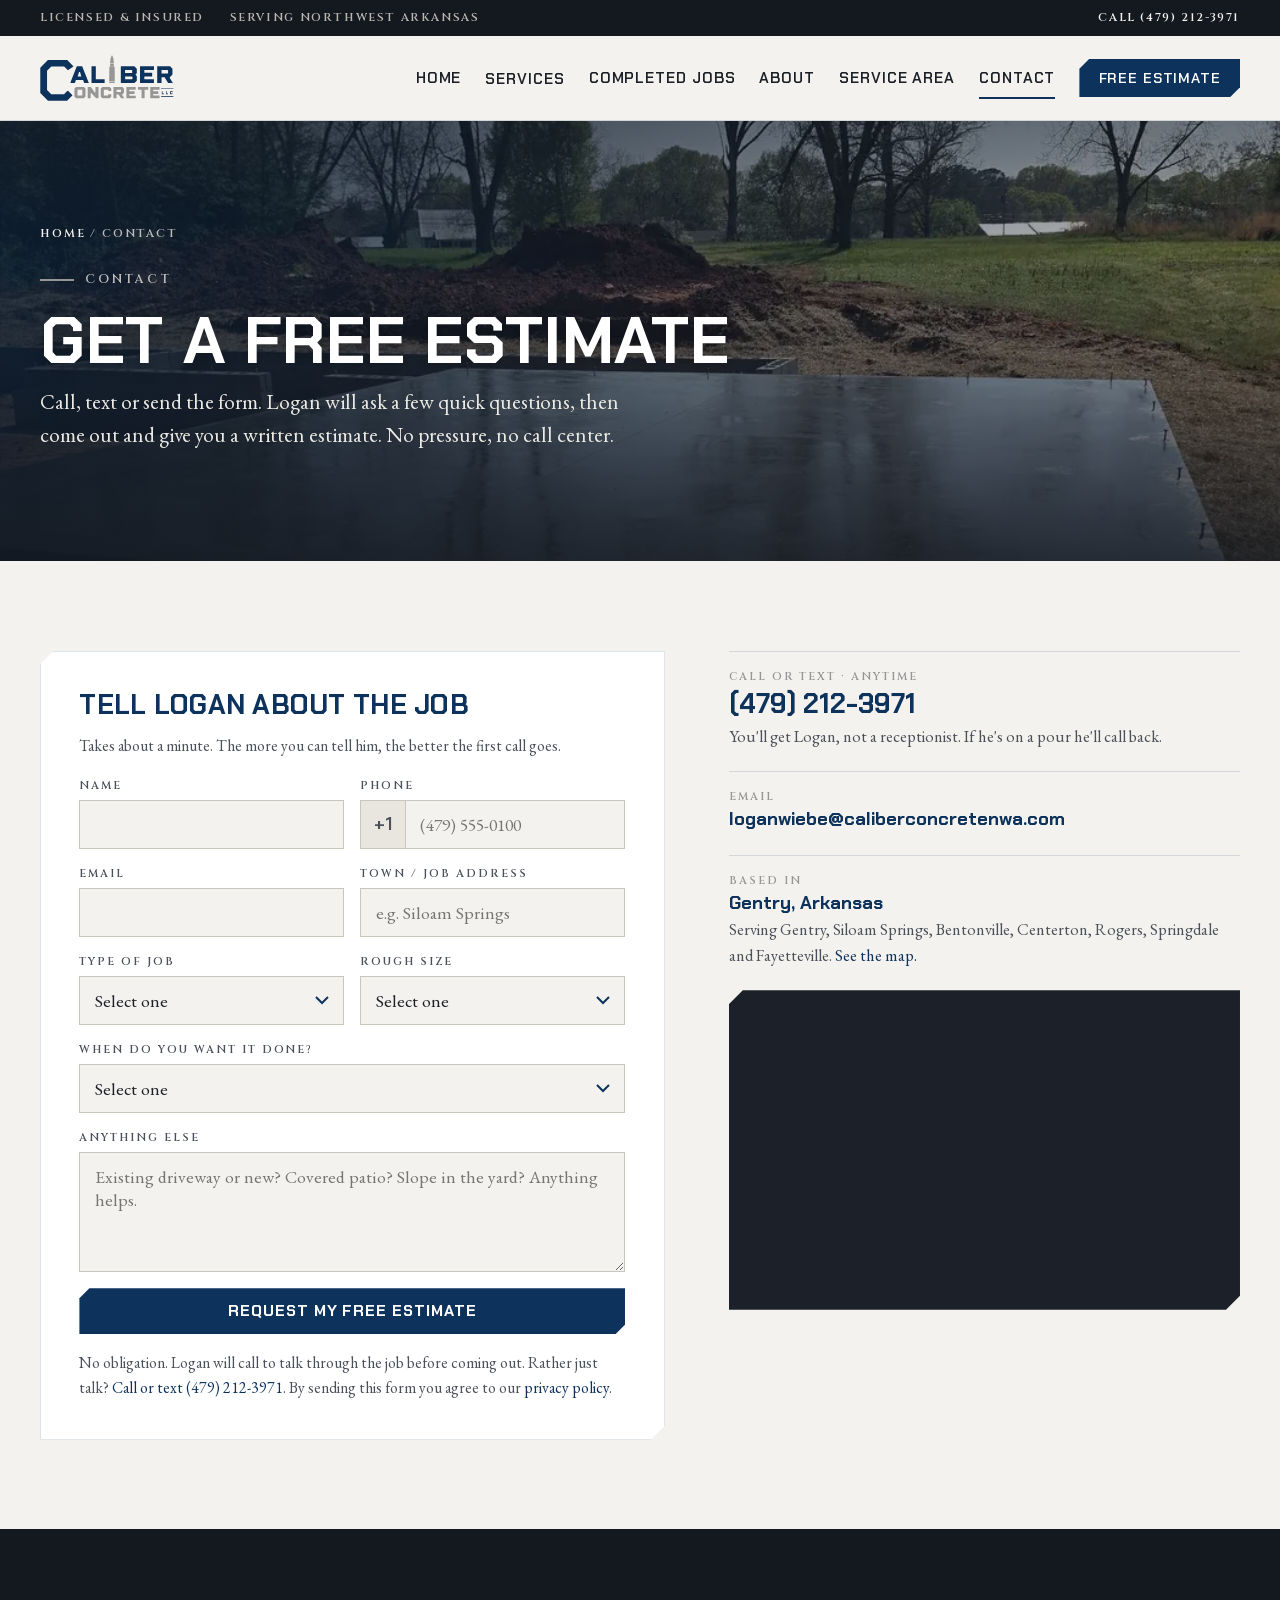
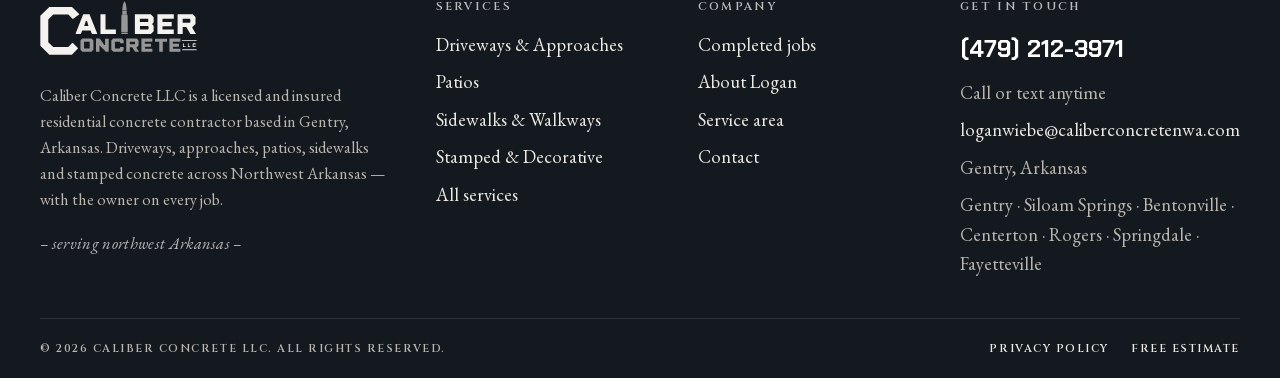
<file: contact.html>
<!DOCTYPE html>
<html lang="en">
<head>
<meta charset="UTF-8" />
<meta name="viewport" content="width=device-width, initial-scale=1.0" />
<meta name="theme-color" content="#14181F" />
<title>Free Concrete Estimate in NWA | Caliber Concrete LLC</title>
<meta name="description" content="Request a free concrete estimate from Caliber Concrete in Gentry, AR. Call or text (479) 212-3971 or send the quick form. Serving all of Northwest Arkansas." />
<link rel="canonical" href="https://caliberconcretenwa.com/contact" />
<link rel="icon" href="/favicon.ico?v=2" sizes="any" />
<link rel="icon" type="image/svg+xml" href="images/favicon.svg?v=2" />
<link rel="apple-touch-icon" href="images/apple-touch-icon.png?v=2" />
<link rel="preload" as="font" type="font/woff2" href="fonts/ChakraPetch-700-latin.woff2" crossorigin />
<link rel="preload" as="font" type="font/woff2" href="fonts/EBGaramond-400-latin.woff2" crossorigin />
<link rel="preload" as="image" fetchpriority="high" href="images/work/fresh-slab-pour-sm.webp" media="(max-width:700px)" />
<link rel="preload" as="image" fetchpriority="high" href="images/work/fresh-slab-pour.webp" media="(min-width:701px)" />
<link rel="stylesheet" href="css/styles.css?v=18" />
<meta property="og:type" content="website" />
<meta property="og:site_name" content="Caliber Concrete LLC" />
<meta property="og:title" content="Free Concrete Estimate in NWA | Caliber Concrete LLC" />
<meta property="og:description" content="Request a free concrete estimate from Caliber Concrete in Gentry, AR. Call or text (479) 212-3971 or send the quick form. Serving all of Northwest Arkansas." />
<meta property="og:url" content="https://caliberconcretenwa.com/contact" />
<meta property="og:image" content="https://caliberconcretenwa.com/images/og-image.jpg" />
<meta property="og:image:width" content="1200" />
<meta property="og:image:height" content="630" />
<meta name="twitter:card" content="summary_large_image" />
<!-- Google Analytics / Ads tags: not installed yet — see README -->
</head>
<body>
<div class="topbar">
  <div class="wrap">
    <div class="topbar__left"><span>Licensed &amp; Insured</span><span>Serving Northwest Arkansas</span></div>
    <a href="tel:+14792123971">Call (479) 212-3971</a>
  </div>
</div>
<header class="header">
  <div class="wrap">
    <a class="brand" href="/" aria-label="Caliber Concrete LLC home"><svg class="logo " viewBox="0 0 956 329" role="img" aria-labelledby="logo-t" xmlns="http://www.w3.org/2000/svg"><title id="logo-t">Caliber Concrete LLC</title>
<style>.logo .p{fill:var(--logo-primary,#0D335C)}.logo .s{fill:var(--logo-secondary,#979697)}</style>
<path class="p" fill-rule="evenodd" d="M2.0 90.6 L 2.0 272.0 L 57.1 327.0 L 194.2 327.0 L 232.6 288.5 L 200.3 256.2 L 192.8 258.9 L 173.4 278.3 L 173.4 281.0 L 80.5 281.0 L 50.4 251.0 L 50.4 112.5 L 80.9 82.0 L 172.6 82.0 L 200.0 109.3 L 238.4 82.9 L 238.4 79.6 L 194.9 36.1 L 56.6 36.1Z"/>
<path class="p" fill-rule="evenodd" d="M263.3 81.2 L 218.3 195.0 L 218.3 200.8 L 248.8 200.8 L 257.3 179.2 L 308.0 179.2 L 316.6 201.0 L 349.4 201.0 L 301.5 81.2Z M279.4 122.0 L 286.4 122.0 L 295.4 153.0 L 269.4 153.0Z"/>
<path class="p" fill-rule="evenodd" d="M462.4 173.0 L 399.2 173.0 L 399.2 81.2 L 368.5 81.2 L 368.5 201.0 L 462.4 201.0Z"/>
<path class="p" fill-rule="evenodd" d="M675.5 200.8 L 692.4 183.8 L 692.4 150.8 L 684.4 142.8 L 684.4 138.2 L 692.4 130.2 L 692.4 98.7 L 674.7 81.0 L 578.1 81.0 L 578.1 200.8Z M608.4 108.0 L 658.3 108.0 L 659.4 110.0 L 659.4 128.0 L 608.4 128.0Z M609.1 153.0 L 658.3 153.0 L 661.4 157.4 L 661.4 170.2 L 657.8 173.8 L 609.1 173.8Z"/>
<path class="p" fill-rule="evenodd" d="M814.9 200.8 L 814.9 173.2 L 746.4 173.2 L 746.4 154.0 L 802.4 154.0 L 802.4 127.6 L 746.4 127.6 L 746.4 108.0 L 815.2 108.0 L 815.2 81.2 L 715.4 81.2 L 715.4 200.8Z"/>
<path class="p" fill-rule="evenodd" d="M838.4 201.0 L 869.4 201.0 L 869.4 159.0 L 891.0 159.0 L 916.4 200.8 L 950.2 200.8 L 928.4 164.1 L 928.4 158.8 L 947.4 139.8 L 947.4 97.6 L 930.7 81.0 L 838.4 81.0Z M912.0 108.0 L 916.2 112.2 L 916.2 130.2 L 910.9 133.0 L 869.4 133.0 L 869.4 108.0Z"/>
<path class="p" fill-rule="evenodd" d="M954.4 239.0 L 866.8 239.0 L 864.4 241.4 L 864.4 244.0 L 954.4 244.0Z"/>
<path class="p" fill-rule="evenodd" d="M871.6 262.9 L 871.6 280.8 L 881.4 280.8 L 886.4 279.9 L 886.4 276.0 L 876.2 276.0 L 876.2 258.6 L 872.5 257.9Z"/>
<path class="p" fill-rule="evenodd" d="M915.2 276.0 L 905.4 276.0 L 905.4 258.0 L 901.4 258.0 L 901.4 280.8 L 915.2 280.8Z"/>
<path class="p" fill-rule="evenodd" d="M933.6 280.7 L 943.2 280.7 L 948.4 277.9 L 948.4 273.0 L 943.6 273.0 L 942.5 276.0 L 935.4 276.0 L 935.4 263.0 L 942.3 263.0 L 944.3 266.5 L 947.9 264.3 L 948.6 260.7 L 945.9 258.0 L 934.4 258.0 L 929.9 262.5 L 929.9 278.3Z"/>
<path class="p" fill-rule="evenodd" d="M953.9 299.8 L 953.9 294.2 L 866.4 294.2 L 866.4 299.8Z"/>
<path class="s" fill-rule="evenodd" d="M314.0 229.0 L 257.8 229.0 L 246.5 240.2 L 246.5 297.5 L 258.0 309.0 L 313.5 309.0 L 325.3 297.2 L 325.3 240.2Z M301.9 248.6 L 302.6 249.4 L 302.6 289.4 L 268.4 289.4 L 268.4 248.6Z"/>
<path class="s" fill-rule="evenodd" d="M362.4 309.0 L 362.4 269.0 L 361.8 269.0 L 401.8 309.0 L 418.6 309.0 L 418.6 229.5 L 396.6 229.5 L 396.6 268.0 L 391.6 268.0 L 364.3 229.0 L 341.2 229.0 L 341.2 309.0Z"/>
<path class="s" fill-rule="evenodd" d="M434.4 296.8 L 446.5 309.0 L 498.4 309.0 L 509.6 297.8 L 509.6 280.5 L 488.9 280.5 L 486.5 289.0 L 456.4 289.0 L 456.4 248.5 L 487.1 248.5 L 489.4 258.0 L 509.7 258.0 L 509.7 239.9 L 498.9 229.0 L 445.9 229.0 L 434.4 240.5Z"/>
<path class="s" fill-rule="evenodd" d="M525.4 308.8 L 547.2 308.8 L 547.2 282.0 L 562.3 282.0 L 579.1 308.6 L 603.6 308.6 L 588.4 286.4 L 588.4 282.6 L 600.6 270.4 L 600.6 240.2 L 589.4 229.0 L 525.4 229.0Z M578.8 248.0 L 578.8 262.2 L 577.0 264.0 L 547.4 264.0 L 547.4 248.0Z"/>
<path class="s" fill-rule="evenodd" d="M618.0 308.7 L 684.6 308.7 L 684.6 290.6 L 639.5 290.6 L 639.5 278.2 L 676.4 278.2 L 676.4 259.8 L 638.6 259.8 L 638.6 248.0 L 684.4 248.0 L 684.4 229.0 L 618.0 229.0Z"/>
<path class="s" fill-rule="evenodd" d="M748.2 308.8 L 748.2 247.9 L 774.4 247.9 L 774.4 229.6 L 700.4 229.6 L 700.4 248.0 L 726.4 248.0 L 726.4 308.8Z"/>
<path class="s" fill-rule="evenodd" d="M855.2 309.0 L 855.2 290.5 L 809.9 290.5 L 809.9 278.2 L 846.6 278.2 L 846.6 261.2 L 846.1 259.8 L 809.6 259.8 L 809.6 248.0 L 855.4 248.0 L 855.4 229.0 L 788.6 229.0 L 788.6 309.0Z"/>
<path class="s" fill-rule="evenodd" d="M514.9 2.0 C 521.0 7.6 527.5 29.0 528.3 58.0 L 501.5 58.0 C 502.3 29.0 508.8 7.6 514.9 2.0ZM528.4 60.5 C 528.4 61.7 528.4 62.8 528.4 64.0 L 528.4 79.0 L 531.4 80.0 L 531.4 80.5 L 498.4 80.5 L 498.4 80.0 L 501.4 79.0 L 501.4 64.0 C 501.4 62.8 501.4 61.7 501.4 60.5ZM531.4 83.0 L 531.4 84.0 L 533.9 88.0 L 534.9 188.0 L 531.4 189.0 L 531.4 189.5 L 498.4 189.5 L 498.4 189.0 L 494.9 188.0 L 495.9 88.0 L 498.4 84.0 L 498.4 83.0ZM531.4 192.5 L 531.4 193.0 L 535.4 195.0 L 535.4 200.5 L 494.4 200.5 L 494.4 195.0 L 498.4 193.0 L 498.4 192.5Z"/>
</svg></a>
    <a class="header__call" href="tel:+14792123971">(479) 212-3971</a>
    <button class="nav-toggle" aria-label="Menu" aria-expanded="false" aria-controls="nav"><span></span><span></span><span></span></button>
    <nav class="nav" id="nav" aria-label="Main"><a href="/">Home</a><div class="has-sub"><a href="services" aria-expanded="false">Services</a><div class="sub"><a class="sub__all" href="services">All Services</a><a href="driveways">Driveways &amp; Approaches</a><a href="patios">Patios</a><a href="sidewalks">Sidewalks &amp; Walkways</a><a href="stamped-decorative">Stamped &amp; Decorative</a></div></div><a href="completed-jobs">Completed Jobs</a><a href="about">About</a><a href="service-area">Service Area</a><a href="contact">Contact</a><a class="btn btn--navy" href="contact">Free Estimate</a></nav>
  </div>
</header>
<main>
<section class="hero hero--page">
  <picture><source media="(max-width:700px)" srcset="images/work/fresh-slab-pour-sm.webp" /><img class="hero__img" src="images/work/fresh-slab-pour.webp" alt="Freshly finished concrete slab" width="1600" height="1000" fetchpriority="high" style="object-position:center 40%" /></picture>
  <div class="wrap"><div class="hero__inner">
    <div class="crumbs fade-in"><a href="/">Home</a> / Contact</div>
    <div class="eyebrow fade-in">Contact</div>
    <h1 class="fade-in">Get a free estimate</h1>
    <p class="lead fade-in">Call, text or send the form. Logan will ask a few quick questions, then come out and give you a written estimate. No pressure, no call center.</p>
  </div></div>
</section>

<section class="section">
  <div class="wrap contact">
    <div class="form-card reveal">
      <h2>Tell Logan about the job</h2>
      <p class="form__note" style="margin:0 0 1.2rem">Takes about a minute. The more you can tell him, the better the first call goes.</p>
      <form class="form" data-lead-form action="https://api.web3forms.com/submit" method="POST">
        <input type="hidden" name="access_key" value="YOUR_WEB3FORMS_ACCESS_KEY" />
        <input type="hidden" name="subject" value="New estimate request from caliberconcrete website" />
        <input type="hidden" name="from_name" value="Caliber Concrete Website" />
        <input type="checkbox" name="botcheck" class="hp" tabindex="-1" autocomplete="off" aria-hidden="true" />
        <div class="form__row">
          <div class="field"><label for="f-name">Name</label><input id="f-name" type="text" name="name" autocomplete="name" required /></div>
          <div class="field"><label for="f-phone">Phone</label><div class="phone-wrap"><span class="phone-prefix" aria-hidden="true">+1</span><input id="f-phone" type="tel" name="phone" autocomplete="tel" inputmode="numeric" placeholder="(479) 555-0100" pattern="^\([2-9][0-9]{2}\) [2-9][0-9]{2}-[0-9]{4}$" title="10-digit US phone number, e.g. (479) 555-0100" data-us-phone required /></div></div>
        </div>
        <div class="form__row">
          <div class="field"><label for="f-email">Email</label><input id="f-email" type="email" name="email" autocomplete="email" /></div>
          <div class="field"><label for="f-town">Town / job address</label><input id="f-town" type="text" name="town" placeholder="e.g. Siloam Springs" required /></div>
        </div>
        <div class="form__row">
          <div class="field"><label for="f-type">Type of job</label>
            <select id="f-type" name="job_type" required><option value="">Select one</option><option>Driveway</option><option>Driveway extension / parking pad</option><option>Approach</option><option>Patio</option><option>Sidewalk / walkway</option><option>Steps</option><option>Stamped / decorative</option><option>Small slab or pad</option><option>Something else</option></select></div>
          <div class="field"><label for="f-size">Rough size</label>
            <select id="f-size" name="rough_size"><option value="">Select one</option><option>Small (under 300 sq ft)</option><option>Medium (300–600 sq ft)</option><option>Large (600–1,000 sq ft)</option><option>Bigger than that</option><option>Not sure</option></select></div>
        </div>
        <div class="field"><label for="f-timeline">When do you want it done?</label>
            <select id="f-timeline" name="timeline" required><option value="">Select one</option><option>As soon as possible</option><option>Within a month</option><option>1–3 months</option><option>Later this year</option><option>Just getting ideas</option></select></div>
        <div class="field"><label for="f-msg">Anything else</label><textarea id="f-msg" name="message" placeholder="Existing driveway or new? Covered patio? Slope in the yard? Anything helps."></textarea></div>
        <button class="btn btn--navy btn--block" type="submit">Request My Free Estimate</button>
        <p class="form__note">No obligation. Logan will call to talk through the job before coming out. Rather just talk? <a href="tel:+14792123971">Call or text (479) 212-3971</a>. By sending this form you agree to our <a href="privacy">privacy policy</a>.</p>
      </form>
    </div>
    <div class="contact-info reveal" data-delay="1">
      <div class="contact-info__item"><div class="contact-info__label">Call or text · anytime</div><div class="contact-info__value"><a href="tel:+14792123971">(479) 212-3971</a></div><div class="contact-info__sub">You'll get Logan, not a receptionist. If he's on a pour he'll call back.</div></div>
      <div class="contact-info__item"><div class="contact-info__label">Email</div><div class="contact-info__value contact-info__value--sm"><a href="mailto:loganwiebe@caliberconcretenwa.com">loganwiebe@caliberconcretenwa.com</a></div></div>
      <div class="contact-info__item"><div class="contact-info__label">Based in</div><div class="contact-info__value contact-info__value--sm">Gentry, Arkansas</div><div class="contact-info__sub">Serving Gentry, Siloam Springs, Bentonville, Centerton, Rogers, Springdale and Fayetteville. <a href="service-area">See the map.</a></div></div>
      <iframe class="map" title="Map of Gentry, Arkansas" src="https://www.google.com/maps?q=Gentry,+AR&z=10&output=embed" loading="lazy" referrerpolicy="no-referrer-when-downgrade"></iframe>
    </div>
  </div>
</section>
</main>
<footer class="footer">
  <div class="wrap">
    <div class="footer__top">
      <div class="footer__logo" style="--logo-primary:#F4F2EE;--logo-secondary:#979697">
        <svg class="logo " viewBox="0 0 956 329" role="img" aria-labelledby="logo-f" xmlns="http://www.w3.org/2000/svg"><title id="logo-f">Caliber Concrete LLC</title>
<style>.logo .p{fill:var(--logo-primary,#0D335C)}.logo .s{fill:var(--logo-secondary,#979697)}</style>
<path class="p" fill-rule="evenodd" d="M2.0 90.6 L 2.0 272.0 L 57.1 327.0 L 194.2 327.0 L 232.6 288.5 L 200.3 256.2 L 192.8 258.9 L 173.4 278.3 L 173.4 281.0 L 80.5 281.0 L 50.4 251.0 L 50.4 112.5 L 80.9 82.0 L 172.6 82.0 L 200.0 109.3 L 238.4 82.9 L 238.4 79.6 L 194.9 36.1 L 56.6 36.1Z"/>
<path class="p" fill-rule="evenodd" d="M263.3 81.2 L 218.3 195.0 L 218.3 200.8 L 248.8 200.8 L 257.3 179.2 L 308.0 179.2 L 316.6 201.0 L 349.4 201.0 L 301.5 81.2Z M279.4 122.0 L 286.4 122.0 L 295.4 153.0 L 269.4 153.0Z"/>
<path class="p" fill-rule="evenodd" d="M462.4 173.0 L 399.2 173.0 L 399.2 81.2 L 368.5 81.2 L 368.5 201.0 L 462.4 201.0Z"/>
<path class="p" fill-rule="evenodd" d="M675.5 200.8 L 692.4 183.8 L 692.4 150.8 L 684.4 142.8 L 684.4 138.2 L 692.4 130.2 L 692.4 98.7 L 674.7 81.0 L 578.1 81.0 L 578.1 200.8Z M608.4 108.0 L 658.3 108.0 L 659.4 110.0 L 659.4 128.0 L 608.4 128.0Z M609.1 153.0 L 658.3 153.0 L 661.4 157.4 L 661.4 170.2 L 657.8 173.8 L 609.1 173.8Z"/>
<path class="p" fill-rule="evenodd" d="M814.9 200.8 L 814.9 173.2 L 746.4 173.2 L 746.4 154.0 L 802.4 154.0 L 802.4 127.6 L 746.4 127.6 L 746.4 108.0 L 815.2 108.0 L 815.2 81.2 L 715.4 81.2 L 715.4 200.8Z"/>
<path class="p" fill-rule="evenodd" d="M838.4 201.0 L 869.4 201.0 L 869.4 159.0 L 891.0 159.0 L 916.4 200.8 L 950.2 200.8 L 928.4 164.1 L 928.4 158.8 L 947.4 139.8 L 947.4 97.6 L 930.7 81.0 L 838.4 81.0Z M912.0 108.0 L 916.2 112.2 L 916.2 130.2 L 910.9 133.0 L 869.4 133.0 L 869.4 108.0Z"/>
<path class="p" fill-rule="evenodd" d="M954.4 239.0 L 866.8 239.0 L 864.4 241.4 L 864.4 244.0 L 954.4 244.0Z"/>
<path class="p" fill-rule="evenodd" d="M871.6 262.9 L 871.6 280.8 L 881.4 280.8 L 886.4 279.9 L 886.4 276.0 L 876.2 276.0 L 876.2 258.6 L 872.5 257.9Z"/>
<path class="p" fill-rule="evenodd" d="M915.2 276.0 L 905.4 276.0 L 905.4 258.0 L 901.4 258.0 L 901.4 280.8 L 915.2 280.8Z"/>
<path class="p" fill-rule="evenodd" d="M933.6 280.7 L 943.2 280.7 L 948.4 277.9 L 948.4 273.0 L 943.6 273.0 L 942.5 276.0 L 935.4 276.0 L 935.4 263.0 L 942.3 263.0 L 944.3 266.5 L 947.9 264.3 L 948.6 260.7 L 945.9 258.0 L 934.4 258.0 L 929.9 262.5 L 929.9 278.3Z"/>
<path class="p" fill-rule="evenodd" d="M953.9 299.8 L 953.9 294.2 L 866.4 294.2 L 866.4 299.8Z"/>
<path class="s" fill-rule="evenodd" d="M314.0 229.0 L 257.8 229.0 L 246.5 240.2 L 246.5 297.5 L 258.0 309.0 L 313.5 309.0 L 325.3 297.2 L 325.3 240.2Z M301.9 248.6 L 302.6 249.4 L 302.6 289.4 L 268.4 289.4 L 268.4 248.6Z"/>
<path class="s" fill-rule="evenodd" d="M362.4 309.0 L 362.4 269.0 L 361.8 269.0 L 401.8 309.0 L 418.6 309.0 L 418.6 229.5 L 396.6 229.5 L 396.6 268.0 L 391.6 268.0 L 364.3 229.0 L 341.2 229.0 L 341.2 309.0Z"/>
<path class="s" fill-rule="evenodd" d="M434.4 296.8 L 446.5 309.0 L 498.4 309.0 L 509.6 297.8 L 509.6 280.5 L 488.9 280.5 L 486.5 289.0 L 456.4 289.0 L 456.4 248.5 L 487.1 248.5 L 489.4 258.0 L 509.7 258.0 L 509.7 239.9 L 498.9 229.0 L 445.9 229.0 L 434.4 240.5Z"/>
<path class="s" fill-rule="evenodd" d="M525.4 308.8 L 547.2 308.8 L 547.2 282.0 L 562.3 282.0 L 579.1 308.6 L 603.6 308.6 L 588.4 286.4 L 588.4 282.6 L 600.6 270.4 L 600.6 240.2 L 589.4 229.0 L 525.4 229.0Z M578.8 248.0 L 578.8 262.2 L 577.0 264.0 L 547.4 264.0 L 547.4 248.0Z"/>
<path class="s" fill-rule="evenodd" d="M618.0 308.7 L 684.6 308.7 L 684.6 290.6 L 639.5 290.6 L 639.5 278.2 L 676.4 278.2 L 676.4 259.8 L 638.6 259.8 L 638.6 248.0 L 684.4 248.0 L 684.4 229.0 L 618.0 229.0Z"/>
<path class="s" fill-rule="evenodd" d="M748.2 308.8 L 748.2 247.9 L 774.4 247.9 L 774.4 229.6 L 700.4 229.6 L 700.4 248.0 L 726.4 248.0 L 726.4 308.8Z"/>
<path class="s" fill-rule="evenodd" d="M855.2 309.0 L 855.2 290.5 L 809.9 290.5 L 809.9 278.2 L 846.6 278.2 L 846.6 261.2 L 846.1 259.8 L 809.6 259.8 L 809.6 248.0 L 855.4 248.0 L 855.4 229.0 L 788.6 229.0 L 788.6 309.0Z"/>
<path class="s" fill-rule="evenodd" d="M514.9 2.0 C 521.0 7.6 527.5 29.0 528.3 58.0 L 501.5 58.0 C 502.3 29.0 508.8 7.6 514.9 2.0ZM528.4 60.5 C 528.4 61.7 528.4 62.8 528.4 64.0 L 528.4 79.0 L 531.4 80.0 L 531.4 80.5 L 498.4 80.5 L 498.4 80.0 L 501.4 79.0 L 501.4 64.0 C 501.4 62.8 501.4 61.7 501.4 60.5ZM531.4 83.0 L 531.4 84.0 L 533.9 88.0 L 534.9 188.0 L 531.4 189.0 L 531.4 189.5 L 498.4 189.5 L 498.4 189.0 L 494.9 188.0 L 495.9 88.0 L 498.4 84.0 L 498.4 83.0ZM531.4 192.5 L 531.4 193.0 L 535.4 195.0 L 535.4 200.5 L 494.4 200.5 L 494.4 195.0 L 498.4 193.0 L 498.4 192.5Z"/>
</svg>
        <p>Caliber Concrete LLC is a licensed and insured residential concrete contractor based in Gentry, Arkansas. Driveways, approaches, patios, sidewalks and stamped concrete across Northwest Arkansas — with the owner on every job.</p>
        <p class="footer__tag">– serving northwest Arkansas –</p>
      </div>
      <div>
        <h4>Services</h4>
        <ul><li><a href="driveways">Driveways &amp; Approaches</a></li><li><a href="patios">Patios</a></li><li><a href="sidewalks">Sidewalks &amp; Walkways</a></li><li><a href="stamped-decorative">Stamped &amp; Decorative</a></li><li><a href="services">All services</a></li></ul>
      </div>
      <div>
        <h4>Company</h4>
        <ul><li><a href="completed-jobs">Completed jobs</a></li><li><a href="about">About Logan</a></li><li><a href="service-area">Service area</a></li><li><a href="contact">Contact</a></li></ul>
      </div>
      <div>
        <h4>Get in touch</h4>
        <a class="footer__phone" href="tel:+14792123971">(479) 212-3971</a>
        <ul>
          <li>Call or text anytime</li>
          <li><a href="mailto:loganwiebe@caliberconcretenwa.com">loganwiebe@caliberconcretenwa.com</a></li>
          <li>Gentry, Arkansas</li>
          <li>Gentry · Siloam Springs · Bentonville · Centerton · Rogers · Springdale · Fayetteville</li>
        </ul>
      </div>
    </div>
    <div class="footer__bottom">
      <span>&copy; 2026 Caliber Concrete LLC. All rights reserved.</span>
      <div class="footer__legal"><a href="privacy">Privacy Policy</a><a href="contact">Free Estimate</a></div>
    </div>
  </div>
</footer>
<script src="js/site.js?v=12"></script>
</body>
</html>
</file>
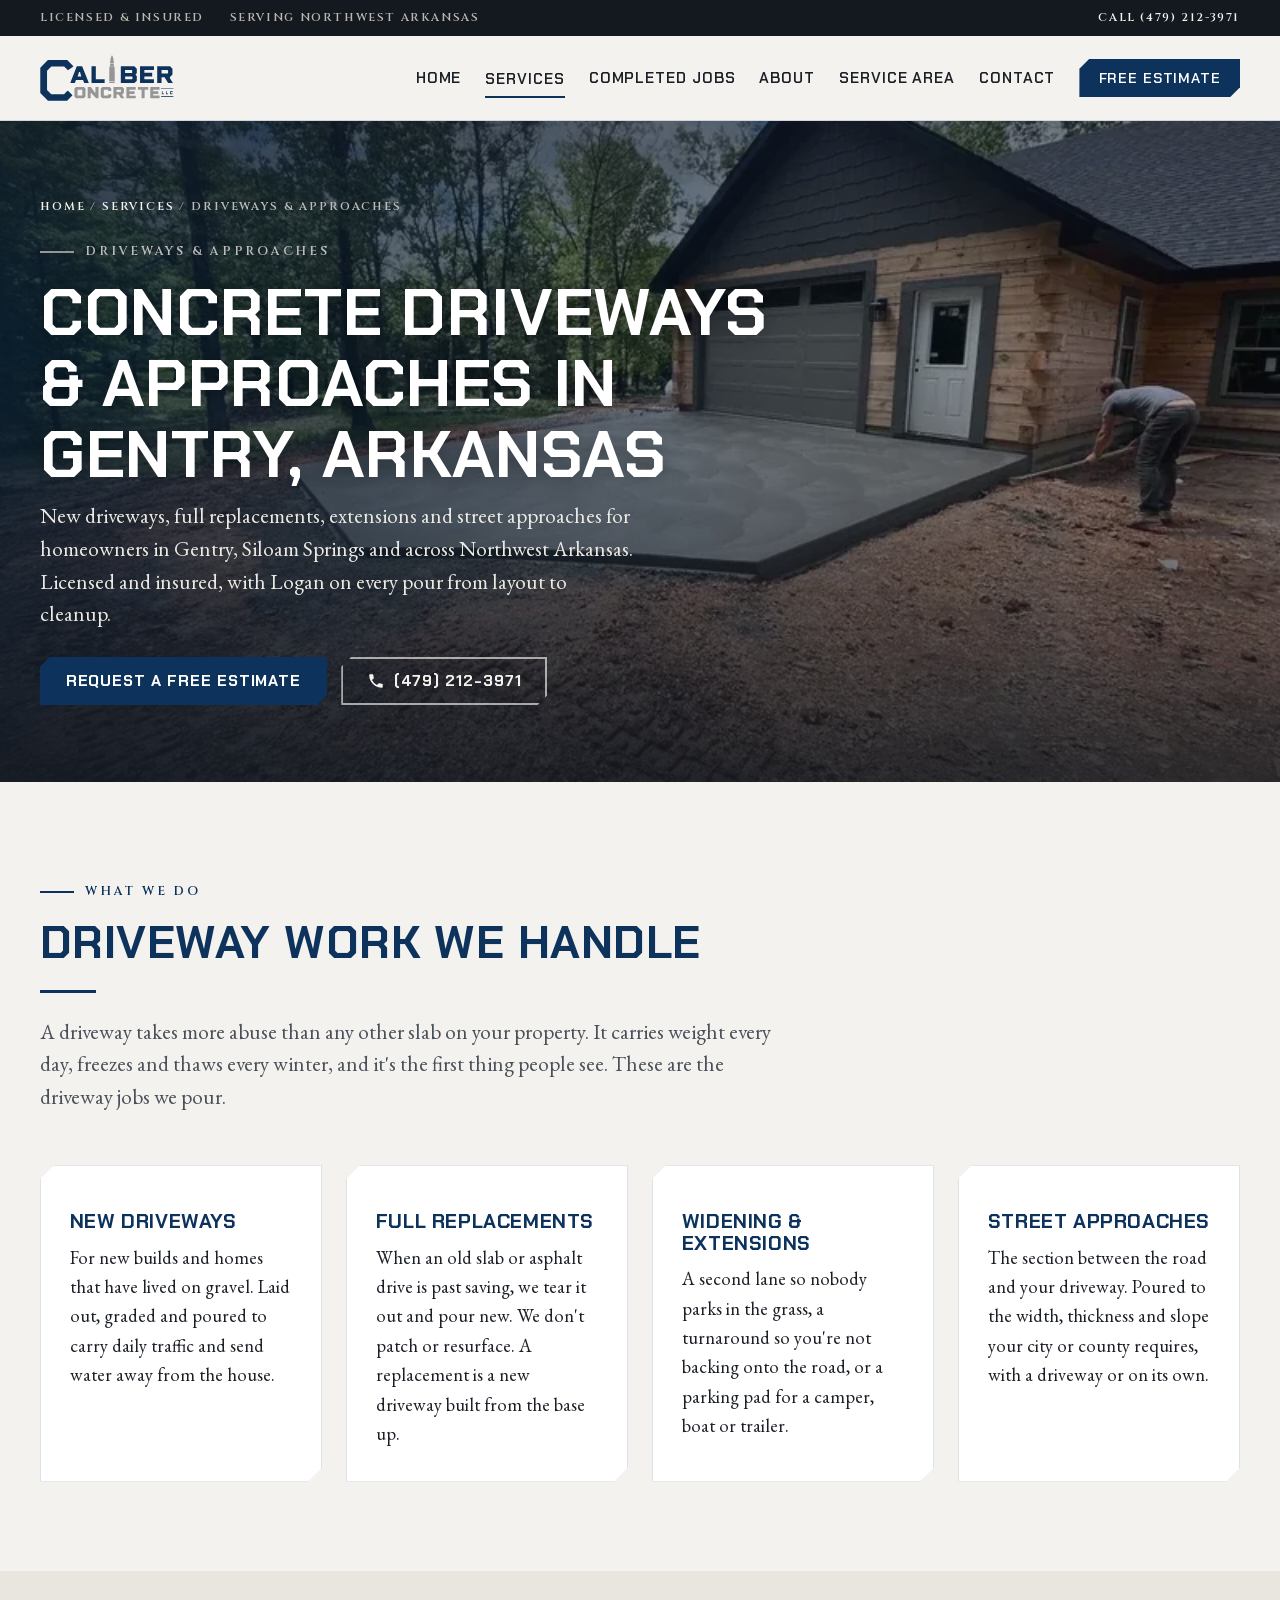
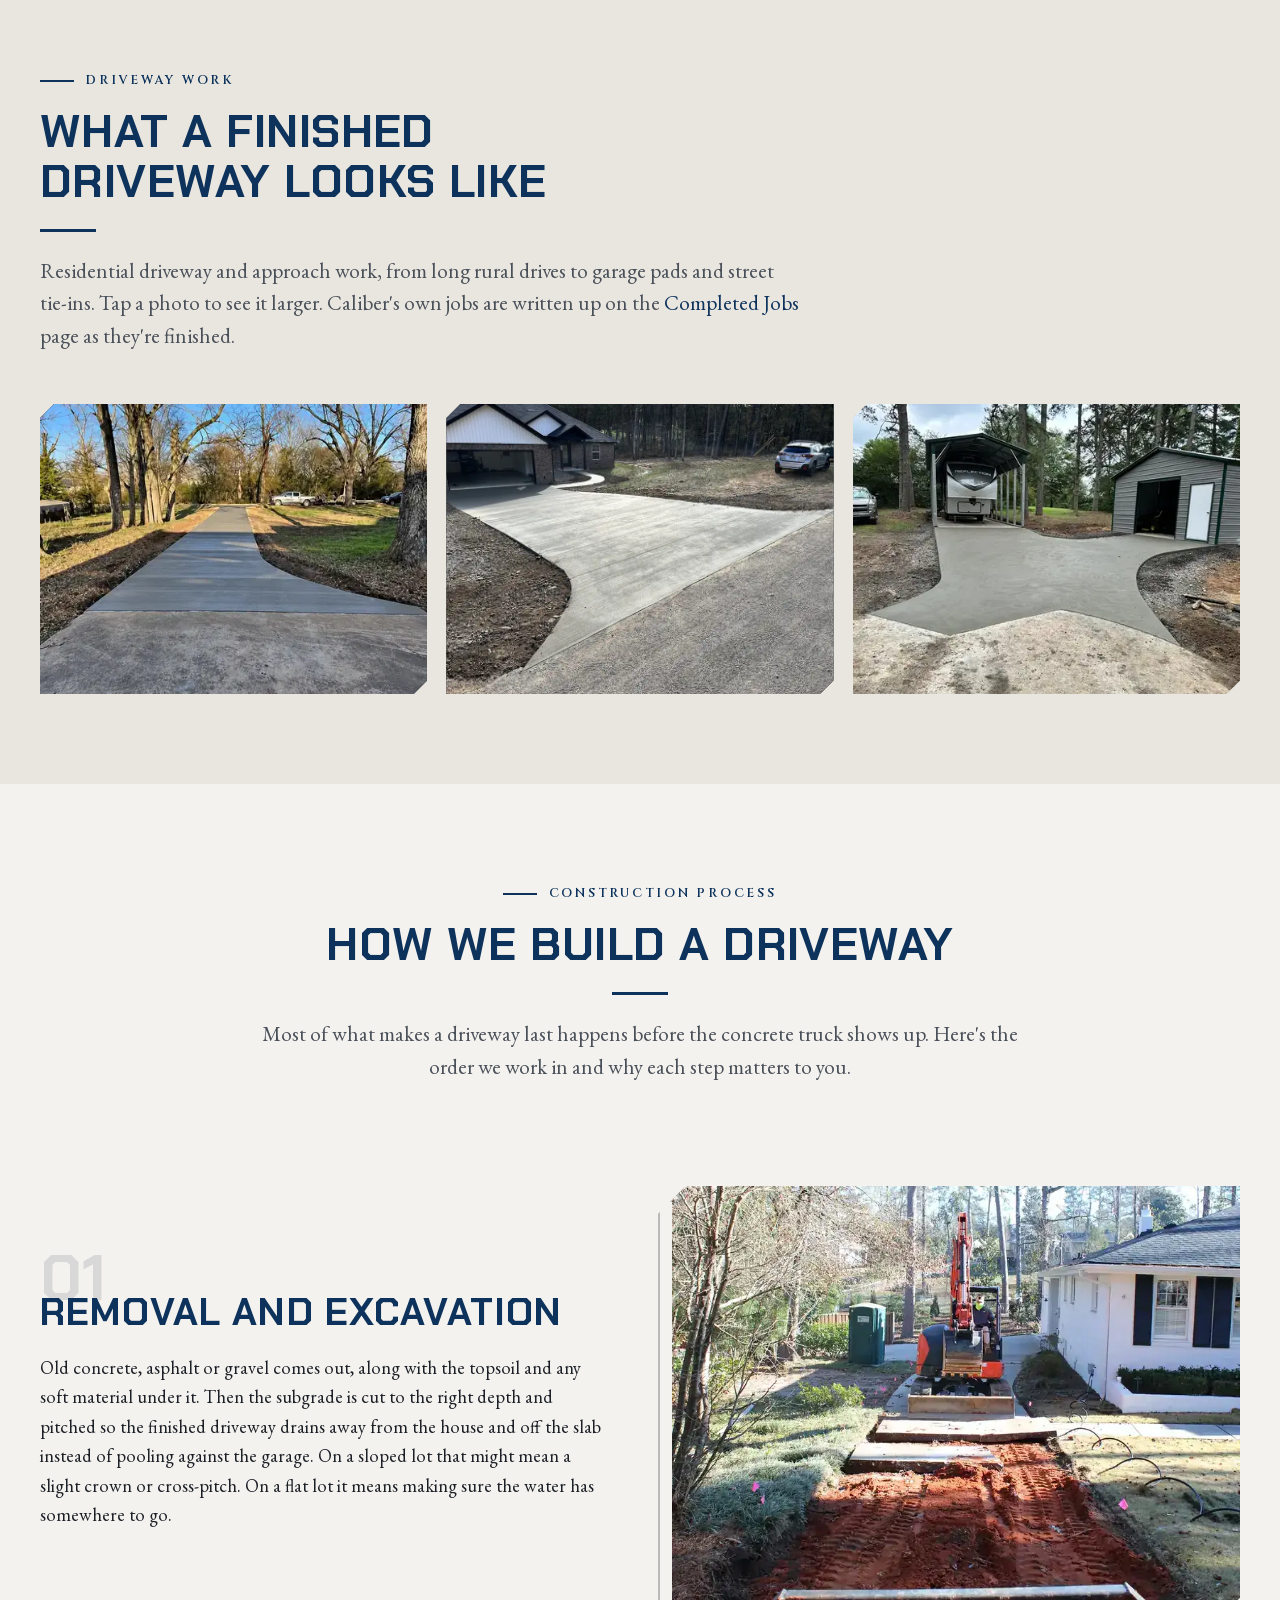
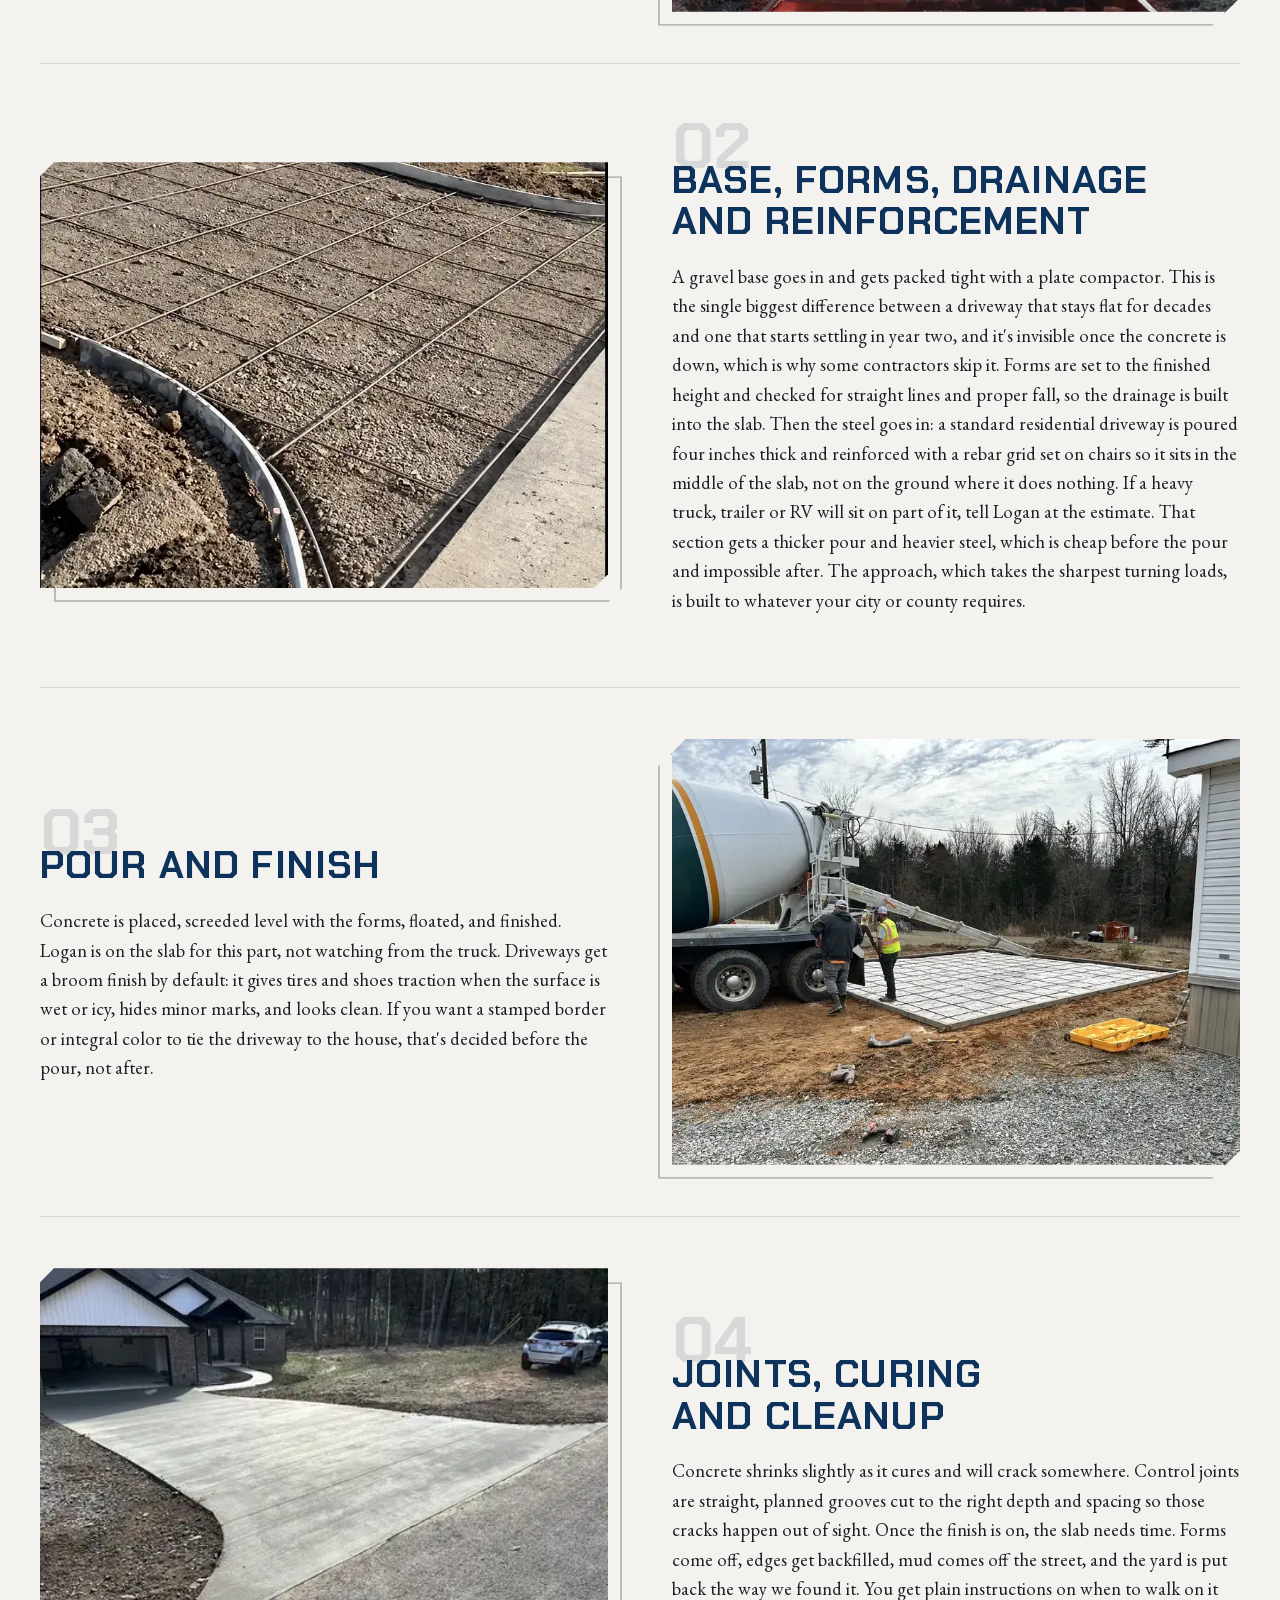
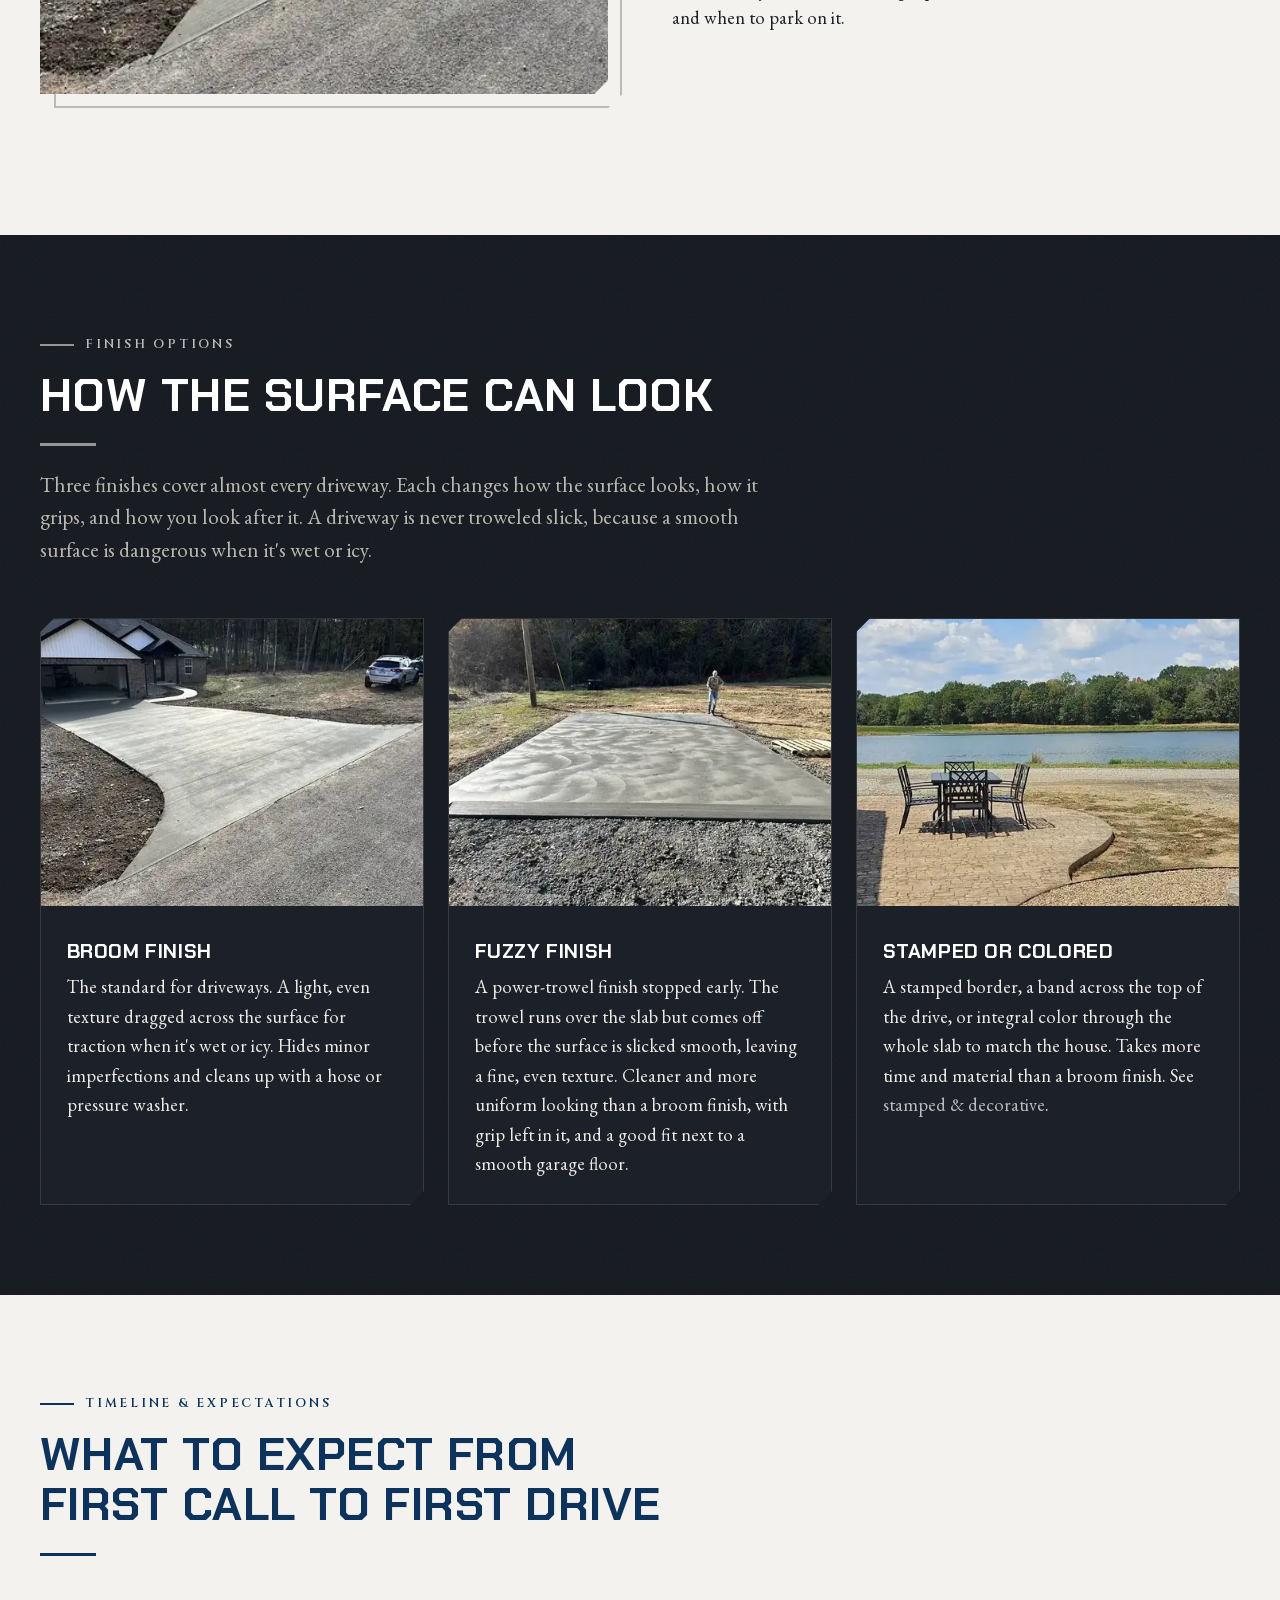
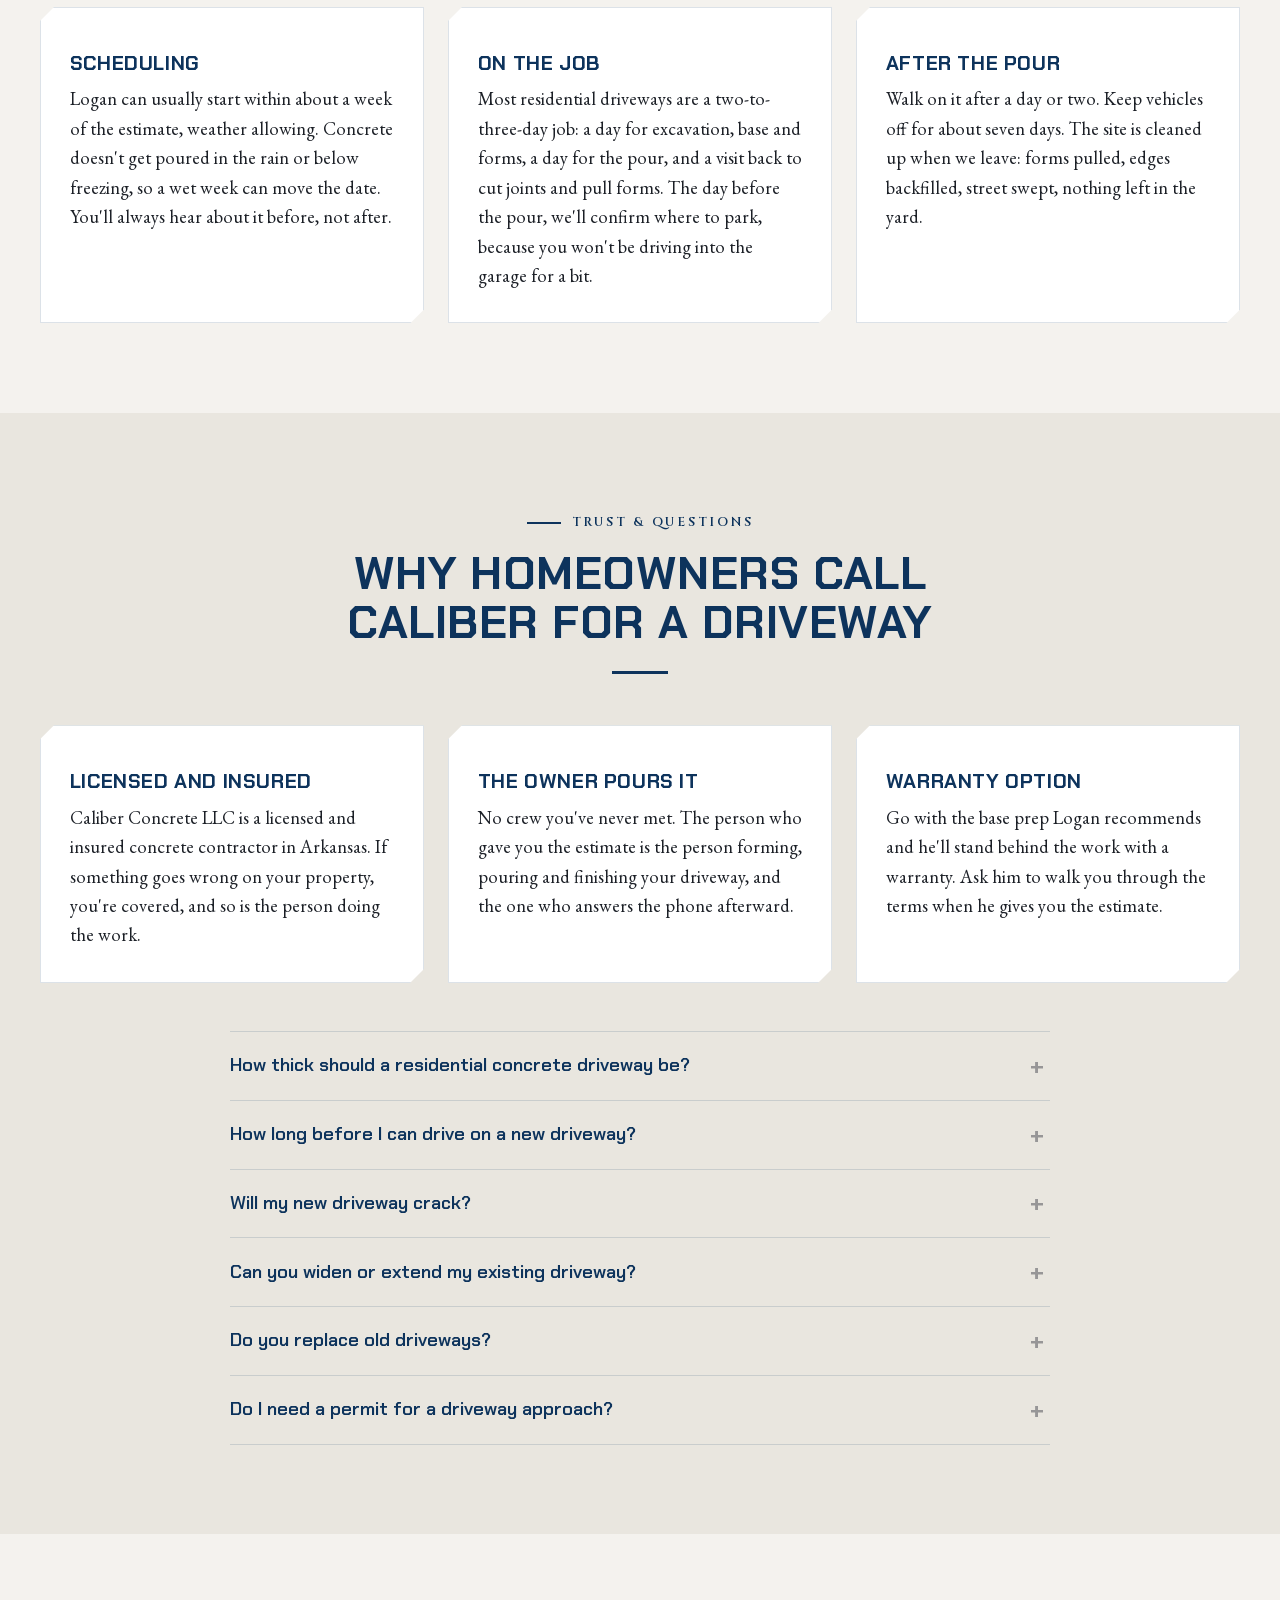
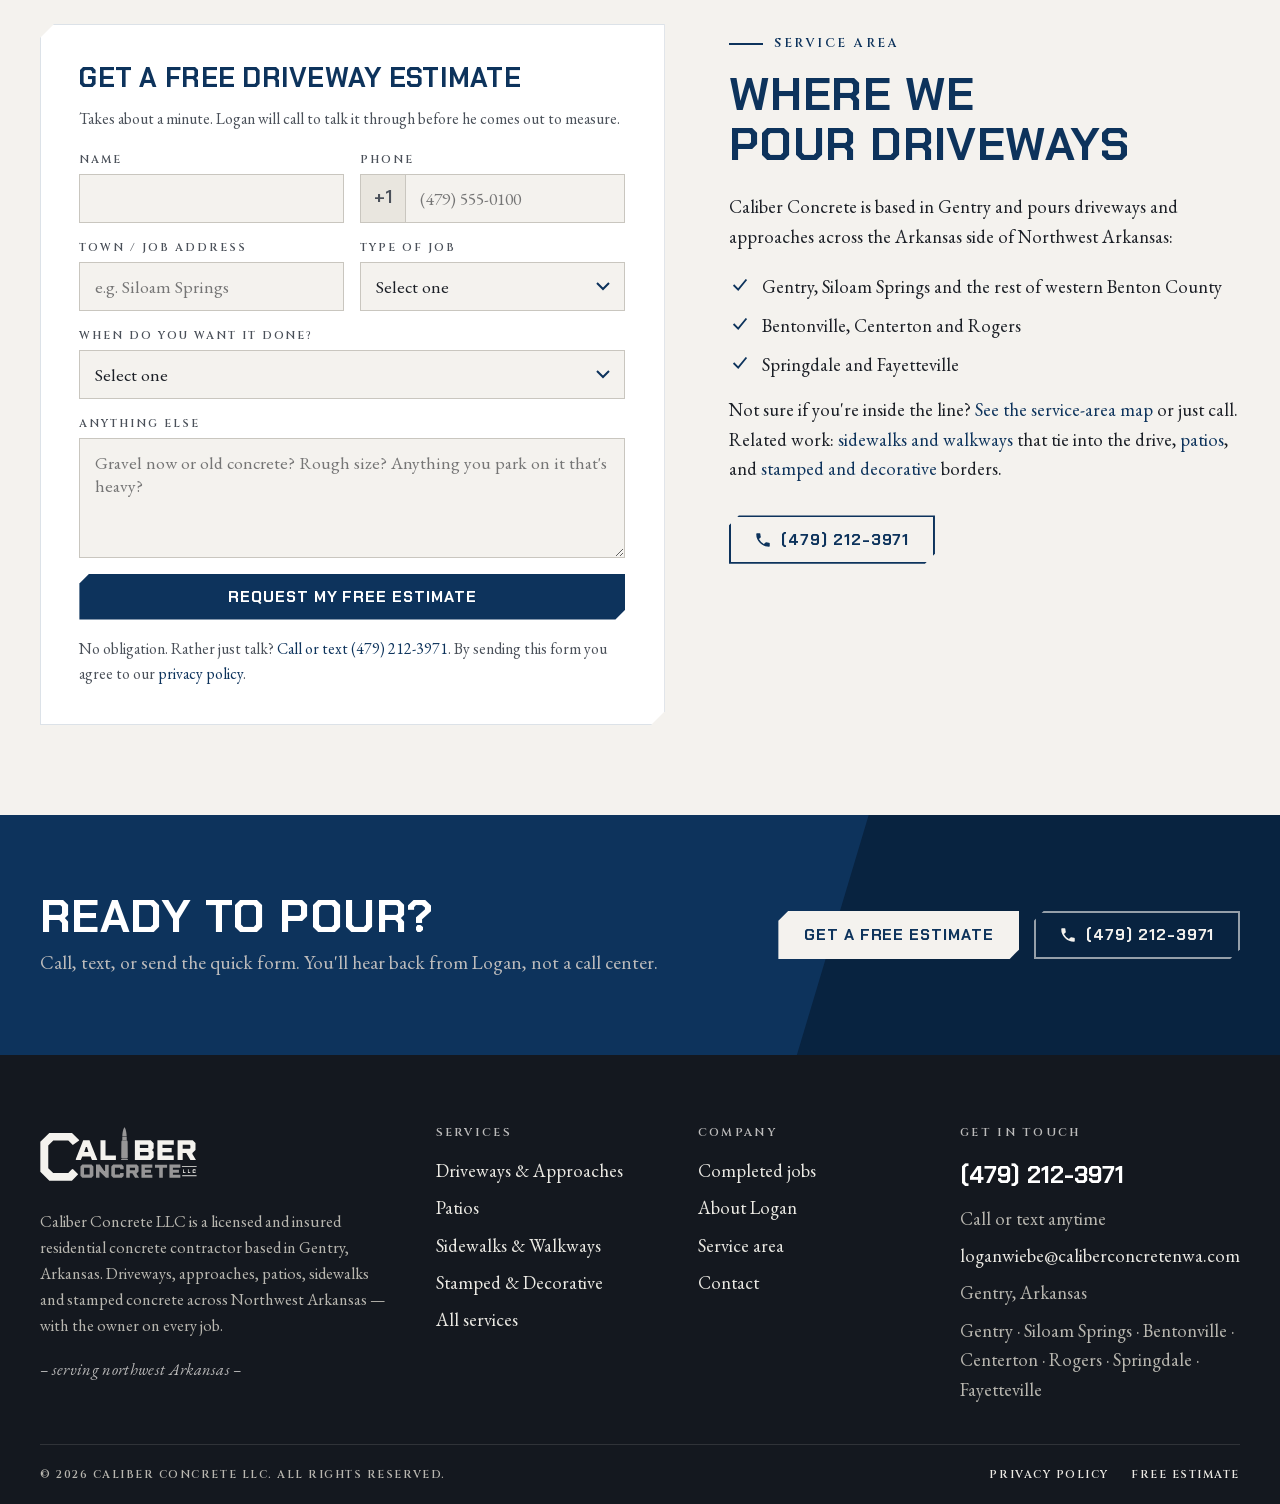
<file: driveways.html>
<!DOCTYPE html>
<html lang="en">
<head>
<meta charset="UTF-8" />
<meta name="viewport" content="width=device-width, initial-scale=1.0" />
<meta name="theme-color" content="#14181F" />
<title>Driveways &amp; Approaches in Gentry, AR | Caliber Concrete</title>
<meta name="description" content="Concrete driveways, replacements, extensions and street approaches in Gentry, Siloam Springs and across NWA. Licensed &amp; insured, owner on every pour." />
<link rel="canonical" href="https://caliberconcretenwa.com/driveways" />
<link rel="icon" href="/favicon.ico?v=2" sizes="any" />
<link rel="icon" type="image/svg+xml" href="images/favicon.svg?v=2" />
<link rel="apple-touch-icon" href="images/apple-touch-icon.png?v=2" />
<link rel="preload" as="font" type="font/woff2" href="fonts/ChakraPetch-700-latin.woff2" crossorigin />
<link rel="preload" as="font" type="font/woff2" href="fonts/EBGaramond-400-latin.woff2" crossorigin />
<link rel="preload" as="image" fetchpriority="high" href="images/photos/driveway-ranch-house-sm.webp" media="(max-width:700px)" />
<link rel="preload" as="image" fetchpriority="high" href="images/photos/driveway-ranch-house.webp" media="(min-width:701px)" />
<link rel="stylesheet" href="css/styles.css?v=18" />
<script type="application/ld+json">{
 "@context": "https://schema.org",
 "@type": "Service",
 "name": "Concrete driveway installation",
 "serviceType": "Concrete driveway installation",
 "description": "New residential concrete driveways, full replacements, widening and extensions, parking pads and street approaches in Gentry and Northwest Arkansas.",
 "url": "https://caliberconcretenwa.com/driveways",
 "provider": {"@id": "https://caliberconcretenwa.com/#business"},
 "areaServed": {"@type": "State", "name": "Arkansas"}
}</script>
<script type="application/ld+json">{"@context": "https://schema.org", "@type": "FAQPage", "mainEntity": [{"@type": "Question", "name": "How thick should a residential concrete driveway be?", "acceptedAnswer": {"@type": "Answer", "text": "Four inches is the standard for cars and pickups. If you park a heavy truck, trailer or RV on it, tell Logan at the estimate and that section gets poured thicker with heavier reinforcement."}}, {"@type": "Question", "name": "How long before I can drive on a new driveway?", "acceptedAnswer": {"@type": "Answer", "text": "Plan on keeping vehicles off it for about seven days. You can walk on it after a day or two. Concrete keeps gaining strength for weeks, so the longer you wait, the better it treats you."}}, {"@type": "Question", "name": "Will my new driveway crack?", "acceptedAnswer": {"@type": "Answer", "text": "All concrete shrinks slightly as it cures and moves a little with the ground. Good base prep and properly spaced control joints make that cracking happen inside the joints where you never see it. Random cracks across a driveway almost always trace back to skipped prep or joints that were too shallow or too far apart."}}, {"@type": "Question", "name": "Can you widen or extend my existing driveway?", "acceptedAnswer": {"@type": "Answer", "text": "Yes. Widening, turnarounds and parking pads are common jobs. We match the height and pitch of your existing slab and tie the new section in so it doesn't become a trip edge or a water trap."}}, {"@type": "Question", "name": "Do you replace old driveways?", "acceptedAnswer": {"@type": "Answer", "text": "Yes, as a full tear-out and new pour. We don't patch, resurface or repair existing concrete, because a patch on a failed base fails again. A replacement is built from the base up like a new driveway."}}, {"@type": "Question", "name": "Do I need a permit for a driveway approach?", "acceptedAnswer": {"@type": "Answer", "text": "It depends on the city or county. Many have rules about approach width, thickness and slope where it meets the road. Logan checks what applies to your address and pours the approach to that spec."}}]}</script>
<meta property="og:type" content="website" />
<meta property="og:site_name" content="Caliber Concrete LLC" />
<meta property="og:title" content="Driveways &amp; Approaches in Gentry, AR | Caliber Concrete" />
<meta property="og:description" content="Concrete driveways, replacements, extensions and street approaches in Gentry, Siloam Springs and across NWA. Licensed &amp; insured, owner on every pour." />
<meta property="og:url" content="https://caliberconcretenwa.com/driveways" />
<meta property="og:image" content="https://caliberconcretenwa.com/images/og-image.jpg" />
<meta property="og:image:width" content="1200" />
<meta property="og:image:height" content="630" />
<meta name="twitter:card" content="summary_large_image" />
<!-- Google Analytics / Ads tags: not installed yet — see README -->
</head>
<body>
<div class="topbar">
  <div class="wrap">
    <div class="topbar__left"><span>Licensed &amp; Insured</span><span>Serving Northwest Arkansas</span></div>
    <a href="tel:+14792123971">Call (479) 212-3971</a>
  </div>
</div>
<header class="header">
  <div class="wrap">
    <a class="brand" href="/" aria-label="Caliber Concrete LLC home"><svg class="logo " viewBox="0 0 956 329" role="img" aria-labelledby="logo-t" xmlns="http://www.w3.org/2000/svg"><title id="logo-t">Caliber Concrete LLC</title>
<style>.logo .p{fill:var(--logo-primary,#0D335C)}.logo .s{fill:var(--logo-secondary,#979697)}</style>
<path class="p" fill-rule="evenodd" d="M2.0 90.6 L 2.0 272.0 L 57.1 327.0 L 194.2 327.0 L 232.6 288.5 L 200.3 256.2 L 192.8 258.9 L 173.4 278.3 L 173.4 281.0 L 80.5 281.0 L 50.4 251.0 L 50.4 112.5 L 80.9 82.0 L 172.6 82.0 L 200.0 109.3 L 238.4 82.9 L 238.4 79.6 L 194.9 36.1 L 56.6 36.1Z"/>
<path class="p" fill-rule="evenodd" d="M263.3 81.2 L 218.3 195.0 L 218.3 200.8 L 248.8 200.8 L 257.3 179.2 L 308.0 179.2 L 316.6 201.0 L 349.4 201.0 L 301.5 81.2Z M279.4 122.0 L 286.4 122.0 L 295.4 153.0 L 269.4 153.0Z"/>
<path class="p" fill-rule="evenodd" d="M462.4 173.0 L 399.2 173.0 L 399.2 81.2 L 368.5 81.2 L 368.5 201.0 L 462.4 201.0Z"/>
<path class="p" fill-rule="evenodd" d="M675.5 200.8 L 692.4 183.8 L 692.4 150.8 L 684.4 142.8 L 684.4 138.2 L 692.4 130.2 L 692.4 98.7 L 674.7 81.0 L 578.1 81.0 L 578.1 200.8Z M608.4 108.0 L 658.3 108.0 L 659.4 110.0 L 659.4 128.0 L 608.4 128.0Z M609.1 153.0 L 658.3 153.0 L 661.4 157.4 L 661.4 170.2 L 657.8 173.8 L 609.1 173.8Z"/>
<path class="p" fill-rule="evenodd" d="M814.9 200.8 L 814.9 173.2 L 746.4 173.2 L 746.4 154.0 L 802.4 154.0 L 802.4 127.6 L 746.4 127.6 L 746.4 108.0 L 815.2 108.0 L 815.2 81.2 L 715.4 81.2 L 715.4 200.8Z"/>
<path class="p" fill-rule="evenodd" d="M838.4 201.0 L 869.4 201.0 L 869.4 159.0 L 891.0 159.0 L 916.4 200.8 L 950.2 200.8 L 928.4 164.1 L 928.4 158.8 L 947.4 139.8 L 947.4 97.6 L 930.7 81.0 L 838.4 81.0Z M912.0 108.0 L 916.2 112.2 L 916.2 130.2 L 910.9 133.0 L 869.4 133.0 L 869.4 108.0Z"/>
<path class="p" fill-rule="evenodd" d="M954.4 239.0 L 866.8 239.0 L 864.4 241.4 L 864.4 244.0 L 954.4 244.0Z"/>
<path class="p" fill-rule="evenodd" d="M871.6 262.9 L 871.6 280.8 L 881.4 280.8 L 886.4 279.9 L 886.4 276.0 L 876.2 276.0 L 876.2 258.6 L 872.5 257.9Z"/>
<path class="p" fill-rule="evenodd" d="M915.2 276.0 L 905.4 276.0 L 905.4 258.0 L 901.4 258.0 L 901.4 280.8 L 915.2 280.8Z"/>
<path class="p" fill-rule="evenodd" d="M933.6 280.7 L 943.2 280.7 L 948.4 277.9 L 948.4 273.0 L 943.6 273.0 L 942.5 276.0 L 935.4 276.0 L 935.4 263.0 L 942.3 263.0 L 944.3 266.5 L 947.9 264.3 L 948.6 260.7 L 945.9 258.0 L 934.4 258.0 L 929.9 262.5 L 929.9 278.3Z"/>
<path class="p" fill-rule="evenodd" d="M953.9 299.8 L 953.9 294.2 L 866.4 294.2 L 866.4 299.8Z"/>
<path class="s" fill-rule="evenodd" d="M314.0 229.0 L 257.8 229.0 L 246.5 240.2 L 246.5 297.5 L 258.0 309.0 L 313.5 309.0 L 325.3 297.2 L 325.3 240.2Z M301.9 248.6 L 302.6 249.4 L 302.6 289.4 L 268.4 289.4 L 268.4 248.6Z"/>
<path class="s" fill-rule="evenodd" d="M362.4 309.0 L 362.4 269.0 L 361.8 269.0 L 401.8 309.0 L 418.6 309.0 L 418.6 229.5 L 396.6 229.5 L 396.6 268.0 L 391.6 268.0 L 364.3 229.0 L 341.2 229.0 L 341.2 309.0Z"/>
<path class="s" fill-rule="evenodd" d="M434.4 296.8 L 446.5 309.0 L 498.4 309.0 L 509.6 297.8 L 509.6 280.5 L 488.9 280.5 L 486.5 289.0 L 456.4 289.0 L 456.4 248.5 L 487.1 248.5 L 489.4 258.0 L 509.7 258.0 L 509.7 239.9 L 498.9 229.0 L 445.9 229.0 L 434.4 240.5Z"/>
<path class="s" fill-rule="evenodd" d="M525.4 308.8 L 547.2 308.8 L 547.2 282.0 L 562.3 282.0 L 579.1 308.6 L 603.6 308.6 L 588.4 286.4 L 588.4 282.6 L 600.6 270.4 L 600.6 240.2 L 589.4 229.0 L 525.4 229.0Z M578.8 248.0 L 578.8 262.2 L 577.0 264.0 L 547.4 264.0 L 547.4 248.0Z"/>
<path class="s" fill-rule="evenodd" d="M618.0 308.7 L 684.6 308.7 L 684.6 290.6 L 639.5 290.6 L 639.5 278.2 L 676.4 278.2 L 676.4 259.8 L 638.6 259.8 L 638.6 248.0 L 684.4 248.0 L 684.4 229.0 L 618.0 229.0Z"/>
<path class="s" fill-rule="evenodd" d="M748.2 308.8 L 748.2 247.9 L 774.4 247.9 L 774.4 229.6 L 700.4 229.6 L 700.4 248.0 L 726.4 248.0 L 726.4 308.8Z"/>
<path class="s" fill-rule="evenodd" d="M855.2 309.0 L 855.2 290.5 L 809.9 290.5 L 809.9 278.2 L 846.6 278.2 L 846.6 261.2 L 846.1 259.8 L 809.6 259.8 L 809.6 248.0 L 855.4 248.0 L 855.4 229.0 L 788.6 229.0 L 788.6 309.0Z"/>
<path class="s" fill-rule="evenodd" d="M514.9 2.0 C 521.0 7.6 527.5 29.0 528.3 58.0 L 501.5 58.0 C 502.3 29.0 508.8 7.6 514.9 2.0ZM528.4 60.5 C 528.4 61.7 528.4 62.8 528.4 64.0 L 528.4 79.0 L 531.4 80.0 L 531.4 80.5 L 498.4 80.5 L 498.4 80.0 L 501.4 79.0 L 501.4 64.0 C 501.4 62.8 501.4 61.7 501.4 60.5ZM531.4 83.0 L 531.4 84.0 L 533.9 88.0 L 534.9 188.0 L 531.4 189.0 L 531.4 189.5 L 498.4 189.5 L 498.4 189.0 L 494.9 188.0 L 495.9 88.0 L 498.4 84.0 L 498.4 83.0ZM531.4 192.5 L 531.4 193.0 L 535.4 195.0 L 535.4 200.5 L 494.4 200.5 L 494.4 195.0 L 498.4 193.0 L 498.4 192.5Z"/>
</svg></a>
    <a class="header__call" href="tel:+14792123971">(479) 212-3971</a>
    <button class="nav-toggle" aria-label="Menu" aria-expanded="false" aria-controls="nav"><span></span><span></span><span></span></button>
    <nav class="nav" id="nav" aria-label="Main"><a href="/">Home</a><div class="has-sub"><a href="services" aria-expanded="false">Services</a><div class="sub"><a class="sub__all" href="services">All Services</a><a href="driveways">Driveways &amp; Approaches</a><a href="patios">Patios</a><a href="sidewalks">Sidewalks &amp; Walkways</a><a href="stamped-decorative">Stamped &amp; Decorative</a></div></div><a href="completed-jobs">Completed Jobs</a><a href="about">About</a><a href="service-area">Service Area</a><a href="contact">Contact</a><a class="btn btn--navy" href="contact">Free Estimate</a></nav>
  </div>
</header>
<main>
<section class="hero hero--page">
  <picture><source media="(max-width:700px)" srcset="images/photos/driveway-ranch-house-sm.webp" /><img class="hero__img" src="images/photos/driveway-ranch-house.webp" alt="New concrete driveway and approach at a ranch-style home in Northwest Arkansas" width="1600" height="1200" fetchpriority="high" style="object-position:center 55%" /></picture>
  <div class="wrap"><div class="hero__inner">
    <div class="crumbs fade-in"><a href="/">Home</a> / <a href="services">Services</a> / Driveways &amp; Approaches</div>
    <div class="eyebrow fade-in">Driveways &amp; Approaches</div>
    <h1 class="fade-in">Concrete Driveways &amp; Approaches in Gentry, Arkansas</h1>
    <p class="lead fade-in">New driveways, full replacements, extensions and street approaches for homeowners in Gentry, Siloam Springs and across Northwest Arkansas. Licensed and insured, with Logan on every pour from layout to cleanup.</p>
    <div class="hero__actions fade-in"><a class="btn btn--navy" href="#estimate">Request a Free Estimate</a><a class="btn btn--ghost" href="tel:+14792123971"><svg viewBox="0 0 24 24" aria-hidden="true"><path fill="currentColor" d="M6.6 10.8a15.1 15.1 0 0 0 6.6 6.6l2.2-2.2a1 1 0 0 1 1-.25c1.1.37 2.3.57 3.6.57a1 1 0 0 1 1 1V20a1 1 0 0 1-1 1A17 17 0 0 1 3 4a1 1 0 0 1 1-1h3.5a1 1 0 0 1 1 1c0 1.25.2 2.45.57 3.57a1 1 0 0 1-.25 1L6.6 10.8z"/></svg> (479) 212-3971</a></div>
  </div></div>
</section>


<section class="section">
  <div class="wrap">
    <div class="section__head reveal">
      <div class="eyebrow">What we do</div>
      <h2>Driveway work we handle</h2>
      <div class="rule"></div>
      <p class="lead">A driveway takes more abuse than any other slab on your property. It carries weight every day, freezes and thaws every winter, and it's the first thing people see. These are the driveway jobs we pour.</p>
    </div>
    <div class="grid grid--4">
      <div class="card reveal"><h3>New driveways</h3><p>For new builds and homes that have lived on gravel. Laid out, graded and poured to carry daily traffic and send water away from the house.</p></div>
      <div class="card reveal" data-delay="1"><h3>Full replacements</h3><p>When an old slab or asphalt drive is past saving, we tear it out and pour new. We don't patch or resurface. A replacement is a new driveway built from the base up.</p></div>
      <div class="card reveal" data-delay="2"><h3>Widening &amp; extensions</h3><p>A second lane so nobody parks in the grass, a turnaround so you're not backing onto the road, or a parking pad for a camper, boat or trailer.</p></div>
      <div class="card reveal" data-delay="3"><h3>Street approaches</h3><p>The section between the road and your driveway. Poured to the width, thickness and slope your city or county requires, with a driveway or on its own.</p></div>
    </div>
  </div>
</section>

<section class="section section--paper-deep">
  <div class="wrap">
    <div class="section__head reveal">
      <div class="eyebrow">Driveway work</div>
      <h2>What a finished driveway looks like</h2>
      <div class="rule"></div>
      <p class="lead">Residential driveway and approach work, from long rural drives to garage pads and street tie-ins. Tap a photo to see it larger. Caliber's own jobs are written up on the <a href="completed-jobs">Completed Jobs</a> page as they're finished.</p>
    </div>
    <div class="gallery reveal">
      <figure data-full="images/photos/driveway-tree-lined.webp"><img src="images/photos/driveway-tree-lined-sm.webp" srcset="images/photos/driveway-tree-lined-xs.webp 480w, images/photos/driveway-tree-lined-sm.webp 800w" sizes="(max-width:600px) 100vw, (max-width:980px) 50vw, 33vw" alt="Long concrete driveway running between mature trees to the road" width="900" height="675" loading="lazy" /></figure>
      <figure data-full="images/photos/driveway-new-build-curved-walk.webp"><img src="images/photos/driveway-new-build-curved-walk-sm.webp" srcset="images/photos/driveway-new-build-curved-walk-xs.webp 480w, images/photos/driveway-new-build-curved-walk-sm.webp 800w" sizes="(max-width:600px) 100vw, (max-width:980px) 50vw, 33vw" alt="Wide concrete driveway and curved front walk at a new-build home" width="800" height="600" loading="lazy" /></figure>
      <figure data-full="images/photos/rv-pad-driveway-split.webp"><img src="images/photos/rv-pad-driveway-split-sm.webp" srcset="images/photos/rv-pad-driveway-split-xs.webp 480w, images/photos/rv-pad-driveway-split-sm.webp 800w" sizes="(max-width:600px) 100vw, (max-width:980px) 50vw, 33vw" alt="Concrete driveway splitting to a covered camper pad and a shop" width="800" height="600" loading="lazy" /></figure>
    </div>
  </div>
</section>

<section class="section">
  <div class="wrap">
    <div class="section__head section__head--center reveal">
      <div class="eyebrow">Construction process</div>
      <h2>How we build a driveway</h2>
      <div class="rule"></div>
      <p class="lead">Most of what makes a driveway last happens before the concrete truck shows up. Here's the order we work in and why each step matters to you.</p>
    </div>
    <div class="srow reveal">
      <div class="srow__media"><img src="images/photos/driveway-demo-tearout.webp" srcset="images/photos/driveway-demo-tearout-xs.webp 480w, images/photos/driveway-demo-tearout-sm.webp 800w, images/photos/driveway-demo-tearout.webp 1600w" sizes="(max-width:980px) 100vw, 50vw" alt="Excavator tearing out an old concrete driveway in front of a brick home" width="1600" height="2400" loading="lazy" style="object-position:center 58%" /></div>
      <div><div class="srow__num">01</div><h3>Removal and excavation</h3><p>Old concrete, asphalt or gravel comes out, along with the topsoil and any soft material under it. Then the subgrade is cut to the right depth and pitched so the finished driveway drains away from the house and off the slab instead of pooling against the garage. On a sloped lot that might mean a slight crown or cross-pitch. On a flat lot it means making sure the water has somewhere to go.</p></div>
    </div>
    <div class="srow reveal">
      <div class="srow__media"><img src="images/photos/driveway-forms-rebar-mesh.webp" srcset="images/photos/driveway-forms-rebar-mesh-xs.webp 480w, images/photos/driveway-forms-rebar-mesh-sm.webp 800w, images/photos/driveway-forms-rebar-mesh.webp 1125w" sizes="(max-width:980px) 100vw, 50vw" alt="Forms set and rebar grid tied on a compacted base for a new driveway" width="1125" height="1398" loading="lazy" /></div>
      <div><div class="srow__num">02</div><h3>Base, forms, drainage and reinforcement</h3><p>A gravel base goes in and gets packed tight with a plate compactor. This is the single biggest difference between a driveway that stays flat for decades and one that starts settling in year two, and it's invisible once the concrete is down, which is why some contractors skip it. Forms are set to the finished height and checked for straight lines and proper fall, so the drainage is built into the slab. Then the steel goes in: a standard residential driveway is poured four inches thick and reinforced with a rebar grid set on chairs so it sits in the middle of the slab, not on the ground where it does nothing. If a heavy truck, trailer or RV will sit on part of it, tell Logan at the estimate. That section gets a thicker pour and heavier steel, which is cheap before the pour and impossible after. The approach, which takes the sharpest turning loads, is built to whatever your city or county requires.</p></div>
    </div>
    <div class="srow reveal">
      <div class="srow__media"><img src="images/photos/pour-truck-chute.webp" srcset="images/photos/pour-truck-chute-xs.webp 480w, images/photos/pour-truck-chute-sm.webp 800w, images/photos/pour-truck-chute.webp 1600w" sizes="(max-width:980px) 100vw, 50vw" alt="Concrete truck pouring onto a rebar grid inside the driveway forms" width="1600" height="1200" loading="lazy" /></div>
      <div><div class="srow__num">03</div><h3>Pour and finish</h3><p>Concrete is placed, screeded level with the forms, floated, and finished. Logan is on the slab for this part, not watching from the truck. Driveways get a broom finish by default: it gives tires and shoes traction when the surface is wet or icy, hides minor marks, and looks clean. If you want a stamped border or integral color to tie the driveway to the house, that's decided before the pour, not after.</p></div>
    </div>
    <div class="srow reveal">
      <div class="srow__media"><img src="images/photos/driveway-new-build-curved-walk.webp" srcset="images/photos/driveway-new-build-curved-walk-xs.webp 480w, images/photos/driveway-new-build-curved-walk-sm.webp 800w, images/photos/driveway-new-build-curved-walk.webp 1600w" sizes="(max-width:980px) 100vw, 50vw" alt="Finished concrete driveway and curved walk at a new-build home, cleaned up and ready" width="1600" height="1200" loading="lazy" /></div>
      <div><div class="srow__num">04</div><h3>Joints, curing and cleanup</h3><p>Concrete shrinks slightly as it cures and will crack somewhere. Control joints are straight, planned grooves cut to the right depth and spacing so those cracks happen out of sight. Once the finish is on, the slab needs time. Forms come off, edges get backfilled, mud comes off the street, and the yard is put back the way we found it. You get plain instructions on when to walk on it and when to park on it.</p></div>
    </div>
  </div>
</section>

<section class="section on-dark">
  <div class="wrap">
    <div class="section__head reveal">
      <div class="eyebrow">Finish options</div>
      <h2>How the surface can look</h2>
      <div class="rule"></div>
      <p class="lead">Three finishes cover almost every driveway. Each changes how the surface looks, how it grips, and how you look after it. A driveway is never troweled slick, because a smooth surface is dangerous when it's wet or icy.</p>
    </div>
    <div class="grid grid--3">
      <div class="card card--img reveal"><img src="images/photos/driveway-new-build-curved-walk.webp" srcset="images/photos/driveway-new-build-curved-walk-xs.webp 480w, images/photos/driveway-new-build-curved-walk-sm.webp 800w, images/photos/driveway-new-build-curved-walk.webp 1600w" sizes="(max-width:980px) 100vw, 33vw" alt="Broom-finished concrete driveway at a new-build home" width="1600" height="1200" loading="lazy" /><div class="card__body"><h3>Broom finish</h3><p>The standard for driveways. A light, even texture dragged across the surface for traction when it's wet or icy. Hides minor imperfections and cleans up with a hose or pressure washer.</p></div></div>
      <div class="card card--img reveal" data-delay="1"><img src="images/photos/fuzzy-finish-pad.webp" srcset="images/photos/fuzzy-finish-pad-xs.webp 480w, images/photos/fuzzy-finish-pad-sm.webp 800w, images/photos/fuzzy-finish-pad.webp 1600w" sizes="(max-width:980px) 100vw, 33vw" alt="Concrete slab with a uniform fuzzy finish left by the power trowel" width="1600" height="1200" loading="lazy" /><div class="card__body"><h3>Fuzzy finish</h3><p>A power-trowel finish stopped early. The trowel runs over the slab but comes off before the surface is slicked smooth, leaving a fine, even texture. Cleaner and more uniform looking than a broom finish, with grip left in it, and a good fit next to a smooth garage floor.</p></div></div>
      <div class="card card--img reveal" data-delay="2"><img src="images/photos/stamped-tan-cobble-lake.webp" srcset="images/photos/stamped-tan-cobble-lake-xs.webp 480w, images/photos/stamped-tan-cobble-lake-sm.webp 800w, images/photos/stamped-tan-cobble-lake.webp 1206w" sizes="(max-width:980px) 100vw, 33vw" alt="Tan cobblestone stamped concrete with a curved edge" width="1206" height="1474" loading="lazy" /><div class="card__body"><h3>Stamped or colored</h3><p>A stamped border, a band across the top of the drive, or integral color through the whole slab to match the house. Takes more time and material than a broom finish. See <a href="stamped-decorative">stamped &amp; decorative</a>.</p></div></div>
    </div>
  </div>
</section>

<section class="section">
  <div class="wrap">
    <div class="section__head reveal">
      <div class="eyebrow">Timeline &amp; expectations</div>
      <h2>What to expect from first call to first drive</h2>
      <div class="rule"></div>
    </div>
    <div class="grid grid--3">
      <div class="card reveal"><h3>Scheduling</h3><p>Logan can usually start within about a week of the estimate, weather allowing. Concrete doesn't get poured in the rain or below freezing, so a wet week can move the date. You'll always hear about it before, not after.</p></div>
      <div class="card reveal" data-delay="1"><h3>On the job</h3><p>Most residential driveways are a two-to-three-day job: a day for excavation, base and forms, a day for the pour, and a visit back to cut joints and pull forms. The day before the pour, we'll confirm where to park, because you won't be driving into the garage for a bit.</p></div>
      <div class="card reveal" data-delay="2"><h3>After the pour</h3><p>Walk on it after a day or two. Keep vehicles off for about seven days. The site is cleaned up when we leave: forms pulled, edges backfilled, street swept, nothing left in the yard.</p></div>
    </div>
  </div>
</section>

<section class="section section--paper-deep">
  <div class="wrap">
    <div class="section__head section__head--center reveal">
      <div class="eyebrow">Trust &amp; questions</div>
      <h2>Why homeowners call Caliber for a driveway</h2>
      <div class="rule"></div>
    </div>
    <div class="grid grid--3">
      <div class="card reveal"><h3>Licensed and insured</h3><p>Caliber Concrete LLC is a licensed and insured concrete contractor in Arkansas. If something goes wrong on your property, you're covered, and so is the person doing the work.</p></div>
      <div class="card reveal" data-delay="1"><h3>The owner pours it</h3><p>No crew you've never met. The person who gave you the estimate is the person forming, pouring and finishing your driveway, and the one who answers the phone afterward.</p></div>
      <div class="card reveal" data-delay="2"><h3>Warranty option</h3><p>Go with the base prep Logan recommends and he'll stand behind the work with a warranty. Ask him to walk you through the terms when he gives you the estimate.</p></div>
    </div>
    <div class="reveal mt-3"><div class="faq"><details><summary>How thick should a residential concrete driveway be?</summary><p>Four inches is the standard for cars and pickups. If you park a heavy truck, trailer or RV on it, tell Logan at the estimate and that section gets poured thicker with heavier reinforcement.</p></details><details><summary>How long before I can drive on a new driveway?</summary><p>Plan on keeping vehicles off it for about seven days. You can walk on it after a day or two. Concrete keeps gaining strength for weeks, so the longer you wait, the better it treats you.</p></details><details><summary>Will my new driveway crack?</summary><p>All concrete shrinks slightly as it cures and moves a little with the ground. Good base prep and properly spaced control joints make that cracking happen inside the joints where you never see it. Random cracks across a driveway almost always trace back to skipped prep or joints that were too shallow or too far apart.</p></details><details><summary>Can you widen or extend my existing driveway?</summary><p>Yes. Widening, turnarounds and parking pads are common jobs. We match the height and pitch of your existing slab and tie the new section in so it doesn&#x27;t become a trip edge or a water trap.</p></details><details><summary>Do you replace old driveways?</summary><p>Yes, as a full tear-out and new pour. We don&#x27;t patch, resurface or repair existing concrete, because a patch on a failed base fails again. A replacement is built from the base up like a new driveway.</p></details><details><summary>Do I need a permit for a driveway approach?</summary><p>It depends on the city or county. Many have rules about approach width, thickness and slope where it meets the road. Logan checks what applies to your address and pours the approach to that spec.</p></details></div></div>
  </div>
</section>

<section class="section" id="estimate">
  <div class="wrap contact">
    <div class="form-card reveal">
      <h2>Get a free driveway estimate</h2>
      <p class="form__note" style="margin:0 0 1.2rem">Takes about a minute. Logan will call to talk it through before he comes out to measure.</p>
      <form class="form" data-lead-form action="https://api.web3forms.com/submit" method="POST">
        <input type="hidden" name="access_key" value="YOUR_WEB3FORMS_ACCESS_KEY" />
        <input type="hidden" name="subject" value="New driveway estimate request from caliberconcrete website" />
        <input type="hidden" name="from_name" value="Caliber Concrete Website" />
        <input type="hidden" name="page" value="Driveways &amp; Approaches" />
        <input type="checkbox" name="botcheck" class="hp" tabindex="-1" autocomplete="off" aria-hidden="true" />
        <div class="form__row">
          <div class="field"><label for="f-name">Name</label><input id="f-name" type="text" name="name" autocomplete="name" required /></div>
          <div class="field"><label for="f-phone">Phone</label><div class="phone-wrap"><span class="phone-prefix" aria-hidden="true">+1</span><input id="f-phone" type="tel" name="phone" autocomplete="tel" inputmode="numeric" placeholder="(479) 555-0100" pattern="^\([2-9][0-9]{2}\) [2-9][0-9]{2}-[0-9]{4}$" title="10-digit US phone number, e.g. (479) 555-0100" data-us-phone required /></div></div>
        </div>
        <div class="form__row">
          <div class="field"><label for="f-town">Town / job address</label><input id="f-town" type="text" name="town" placeholder="e.g. Siloam Springs" required /></div>
          <div class="field"><label for="f-type">Type of job</label>
            <select id="f-type" name="job_type" required><option value="">Select one</option><option>New driveway</option><option>Replace an existing driveway</option><option>Widen or extend my driveway</option><option>Parking pad or turnaround</option><option>Street approach</option><option>Something else</option></select></div>
        </div>
        <div class="field"><label for="f-timeline">When do you want it done?</label>
            <select id="f-timeline" name="timeline" required><option value="">Select one</option><option>As soon as possible</option><option>Within a month</option><option>1–3 months</option><option>Later this year</option><option>Just getting ideas</option></select></div>
        <div class="field"><label for="f-msg">Anything else</label><textarea id="f-msg" name="message" placeholder="Gravel now or old concrete? Rough size? Anything you park on it that's heavy?"></textarea></div>
        <button class="btn btn--navy btn--block" type="submit">Request My Free Estimate</button>
        <p class="form__note">No obligation. Rather just talk? <a href="tel:+14792123971">Call or text (479) 212-3971</a>. By sending this form you agree to our <a href="privacy">privacy policy</a>.</p>
      </form>
    </div>
    <div class="reveal" data-delay="1">
      <div class="eyebrow">Service area</div>
      <h2>Where we pour driveways</h2>
      <p>Caliber Concrete is based in Gentry and pours driveways and approaches across the Arkansas side of Northwest Arkansas:</p>
      <ul class="checklist">
        <li><svg viewBox="0 0 24 24" aria-hidden="true"><path fill="none" stroke="currentColor" stroke-width="2" d="M5 12l5 5 9-11"/></svg><span>Gentry, Siloam Springs and the rest of western Benton County</span></li>
        <li><svg viewBox="0 0 24 24" aria-hidden="true"><path fill="none" stroke="currentColor" stroke-width="2" d="M5 12l5 5 9-11"/></svg><span>Bentonville, Centerton and Rogers</span></li>
        <li><svg viewBox="0 0 24 24" aria-hidden="true"><path fill="none" stroke="currentColor" stroke-width="2" d="M5 12l5 5 9-11"/></svg><span>Springdale and Fayetteville</span></li>
      </ul>
      <p>Not sure if you're inside the line? <a href="service-area">See the service-area map</a> or just call. Related work: <a href="sidewalks">sidewalks and walkways</a> that tie into the drive, <a href="patios">patios</a>, and <a href="stamped-decorative">stamped and decorative</a> borders.</p>
      <p class="mt-2"><a class="btn btn--ghost" href="tel:+14792123971"><svg viewBox="0 0 24 24" aria-hidden="true"><path fill="currentColor" d="M6.6 10.8a15.1 15.1 0 0 0 6.6 6.6l2.2-2.2a1 1 0 0 1 1-.25c1.1.37 2.3.57 3.6.57a1 1 0 0 1 1 1V20a1 1 0 0 1-1 1A17 17 0 0 1 3 4a1 1 0 0 1 1-1h3.5a1 1 0 0 1 1 1c0 1.25.2 2.45.57 3.57a1 1 0 0 1-.25 1L6.6 10.8z"/></svg> (479) 212-3971</a></p>
    </div>
  </div>
</section>

<section class="cta">
  <div class="wrap">
    <div class="reveal"><h2>Ready to pour?</h2><p>Call, text, or send the quick form. You'll hear back from Logan, not a call center.</p></div>
    <div class="cta__actions reveal" data-delay="1"><a class="btn btn--navy" href="#estimate">Get a Free Estimate</a><a class="btn btn--ghost" href="tel:+14792123971"><svg viewBox="0 0 24 24" aria-hidden="true"><path fill="currentColor" d="M6.6 10.8a15.1 15.1 0 0 0 6.6 6.6l2.2-2.2a1 1 0 0 1 1-.25c1.1.37 2.3.57 3.6.57a1 1 0 0 1 1 1V20a1 1 0 0 1-1 1A17 17 0 0 1 3 4a1 1 0 0 1 1-1h3.5a1 1 0 0 1 1 1c0 1.25.2 2.45.57 3.57a1 1 0 0 1-.25 1L6.6 10.8z"/></svg> (479) 212-3971</a></div>
  </div>
</section>
</main>
<footer class="footer">
  <div class="wrap">
    <div class="footer__top">
      <div class="footer__logo" style="--logo-primary:#F4F2EE;--logo-secondary:#979697">
        <svg class="logo " viewBox="0 0 956 329" role="img" aria-labelledby="logo-f" xmlns="http://www.w3.org/2000/svg"><title id="logo-f">Caliber Concrete LLC</title>
<style>.logo .p{fill:var(--logo-primary,#0D335C)}.logo .s{fill:var(--logo-secondary,#979697)}</style>
<path class="p" fill-rule="evenodd" d="M2.0 90.6 L 2.0 272.0 L 57.1 327.0 L 194.2 327.0 L 232.6 288.5 L 200.3 256.2 L 192.8 258.9 L 173.4 278.3 L 173.4 281.0 L 80.5 281.0 L 50.4 251.0 L 50.4 112.5 L 80.9 82.0 L 172.6 82.0 L 200.0 109.3 L 238.4 82.9 L 238.4 79.6 L 194.9 36.1 L 56.6 36.1Z"/>
<path class="p" fill-rule="evenodd" d="M263.3 81.2 L 218.3 195.0 L 218.3 200.8 L 248.8 200.8 L 257.3 179.2 L 308.0 179.2 L 316.6 201.0 L 349.4 201.0 L 301.5 81.2Z M279.4 122.0 L 286.4 122.0 L 295.4 153.0 L 269.4 153.0Z"/>
<path class="p" fill-rule="evenodd" d="M462.4 173.0 L 399.2 173.0 L 399.2 81.2 L 368.5 81.2 L 368.5 201.0 L 462.4 201.0Z"/>
<path class="p" fill-rule="evenodd" d="M675.5 200.8 L 692.4 183.8 L 692.4 150.8 L 684.4 142.8 L 684.4 138.2 L 692.4 130.2 L 692.4 98.7 L 674.7 81.0 L 578.1 81.0 L 578.1 200.8Z M608.4 108.0 L 658.3 108.0 L 659.4 110.0 L 659.4 128.0 L 608.4 128.0Z M609.1 153.0 L 658.3 153.0 L 661.4 157.4 L 661.4 170.2 L 657.8 173.8 L 609.1 173.8Z"/>
<path class="p" fill-rule="evenodd" d="M814.9 200.8 L 814.9 173.2 L 746.4 173.2 L 746.4 154.0 L 802.4 154.0 L 802.4 127.6 L 746.4 127.6 L 746.4 108.0 L 815.2 108.0 L 815.2 81.2 L 715.4 81.2 L 715.4 200.8Z"/>
<path class="p" fill-rule="evenodd" d="M838.4 201.0 L 869.4 201.0 L 869.4 159.0 L 891.0 159.0 L 916.4 200.8 L 950.2 200.8 L 928.4 164.1 L 928.4 158.8 L 947.4 139.8 L 947.4 97.6 L 930.7 81.0 L 838.4 81.0Z M912.0 108.0 L 916.2 112.2 L 916.2 130.2 L 910.9 133.0 L 869.4 133.0 L 869.4 108.0Z"/>
<path class="p" fill-rule="evenodd" d="M954.4 239.0 L 866.8 239.0 L 864.4 241.4 L 864.4 244.0 L 954.4 244.0Z"/>
<path class="p" fill-rule="evenodd" d="M871.6 262.9 L 871.6 280.8 L 881.4 280.8 L 886.4 279.9 L 886.4 276.0 L 876.2 276.0 L 876.2 258.6 L 872.5 257.9Z"/>
<path class="p" fill-rule="evenodd" d="M915.2 276.0 L 905.4 276.0 L 905.4 258.0 L 901.4 258.0 L 901.4 280.8 L 915.2 280.8Z"/>
<path class="p" fill-rule="evenodd" d="M933.6 280.7 L 943.2 280.7 L 948.4 277.9 L 948.4 273.0 L 943.6 273.0 L 942.5 276.0 L 935.4 276.0 L 935.4 263.0 L 942.3 263.0 L 944.3 266.5 L 947.9 264.3 L 948.6 260.7 L 945.9 258.0 L 934.4 258.0 L 929.9 262.5 L 929.9 278.3Z"/>
<path class="p" fill-rule="evenodd" d="M953.9 299.8 L 953.9 294.2 L 866.4 294.2 L 866.4 299.8Z"/>
<path class="s" fill-rule="evenodd" d="M314.0 229.0 L 257.8 229.0 L 246.5 240.2 L 246.5 297.5 L 258.0 309.0 L 313.5 309.0 L 325.3 297.2 L 325.3 240.2Z M301.9 248.6 L 302.6 249.4 L 302.6 289.4 L 268.4 289.4 L 268.4 248.6Z"/>
<path class="s" fill-rule="evenodd" d="M362.4 309.0 L 362.4 269.0 L 361.8 269.0 L 401.8 309.0 L 418.6 309.0 L 418.6 229.5 L 396.6 229.5 L 396.6 268.0 L 391.6 268.0 L 364.3 229.0 L 341.2 229.0 L 341.2 309.0Z"/>
<path class="s" fill-rule="evenodd" d="M434.4 296.8 L 446.5 309.0 L 498.4 309.0 L 509.6 297.8 L 509.6 280.5 L 488.9 280.5 L 486.5 289.0 L 456.4 289.0 L 456.4 248.5 L 487.1 248.5 L 489.4 258.0 L 509.7 258.0 L 509.7 239.9 L 498.9 229.0 L 445.9 229.0 L 434.4 240.5Z"/>
<path class="s" fill-rule="evenodd" d="M525.4 308.8 L 547.2 308.8 L 547.2 282.0 L 562.3 282.0 L 579.1 308.6 L 603.6 308.6 L 588.4 286.4 L 588.4 282.6 L 600.6 270.4 L 600.6 240.2 L 589.4 229.0 L 525.4 229.0Z M578.8 248.0 L 578.8 262.2 L 577.0 264.0 L 547.4 264.0 L 547.4 248.0Z"/>
<path class="s" fill-rule="evenodd" d="M618.0 308.7 L 684.6 308.7 L 684.6 290.6 L 639.5 290.6 L 639.5 278.2 L 676.4 278.2 L 676.4 259.8 L 638.6 259.8 L 638.6 248.0 L 684.4 248.0 L 684.4 229.0 L 618.0 229.0Z"/>
<path class="s" fill-rule="evenodd" d="M748.2 308.8 L 748.2 247.9 L 774.4 247.9 L 774.4 229.6 L 700.4 229.6 L 700.4 248.0 L 726.4 248.0 L 726.4 308.8Z"/>
<path class="s" fill-rule="evenodd" d="M855.2 309.0 L 855.2 290.5 L 809.9 290.5 L 809.9 278.2 L 846.6 278.2 L 846.6 261.2 L 846.1 259.8 L 809.6 259.8 L 809.6 248.0 L 855.4 248.0 L 855.4 229.0 L 788.6 229.0 L 788.6 309.0Z"/>
<path class="s" fill-rule="evenodd" d="M514.9 2.0 C 521.0 7.6 527.5 29.0 528.3 58.0 L 501.5 58.0 C 502.3 29.0 508.8 7.6 514.9 2.0ZM528.4 60.5 C 528.4 61.7 528.4 62.8 528.4 64.0 L 528.4 79.0 L 531.4 80.0 L 531.4 80.5 L 498.4 80.5 L 498.4 80.0 L 501.4 79.0 L 501.4 64.0 C 501.4 62.8 501.4 61.7 501.4 60.5ZM531.4 83.0 L 531.4 84.0 L 533.9 88.0 L 534.9 188.0 L 531.4 189.0 L 531.4 189.5 L 498.4 189.5 L 498.4 189.0 L 494.9 188.0 L 495.9 88.0 L 498.4 84.0 L 498.4 83.0ZM531.4 192.5 L 531.4 193.0 L 535.4 195.0 L 535.4 200.5 L 494.4 200.5 L 494.4 195.0 L 498.4 193.0 L 498.4 192.5Z"/>
</svg>
        <p>Caliber Concrete LLC is a licensed and insured residential concrete contractor based in Gentry, Arkansas. Driveways, approaches, patios, sidewalks and stamped concrete across Northwest Arkansas — with the owner on every job.</p>
        <p class="footer__tag">– serving northwest Arkansas –</p>
      </div>
      <div>
        <h4>Services</h4>
        <ul><li><a href="driveways">Driveways &amp; Approaches</a></li><li><a href="patios">Patios</a></li><li><a href="sidewalks">Sidewalks &amp; Walkways</a></li><li><a href="stamped-decorative">Stamped &amp; Decorative</a></li><li><a href="services">All services</a></li></ul>
      </div>
      <div>
        <h4>Company</h4>
        <ul><li><a href="completed-jobs">Completed jobs</a></li><li><a href="about">About Logan</a></li><li><a href="service-area">Service area</a></li><li><a href="contact">Contact</a></li></ul>
      </div>
      <div>
        <h4>Get in touch</h4>
        <a class="footer__phone" href="tel:+14792123971">(479) 212-3971</a>
        <ul>
          <li>Call or text anytime</li>
          <li><a href="mailto:loganwiebe@caliberconcretenwa.com">loganwiebe@caliberconcretenwa.com</a></li>
          <li>Gentry, Arkansas</li>
          <li>Gentry · Siloam Springs · Bentonville · Centerton · Rogers · Springdale · Fayetteville</li>
        </ul>
      </div>
    </div>
    <div class="footer__bottom">
      <span>&copy; 2026 Caliber Concrete LLC. All rights reserved.</span>
      <div class="footer__legal"><a href="privacy">Privacy Policy</a><a href="contact">Free Estimate</a></div>
    </div>
  </div>
</footer>
<script src="js/site.js?v=12"></script>
</body>
</html>
</file>
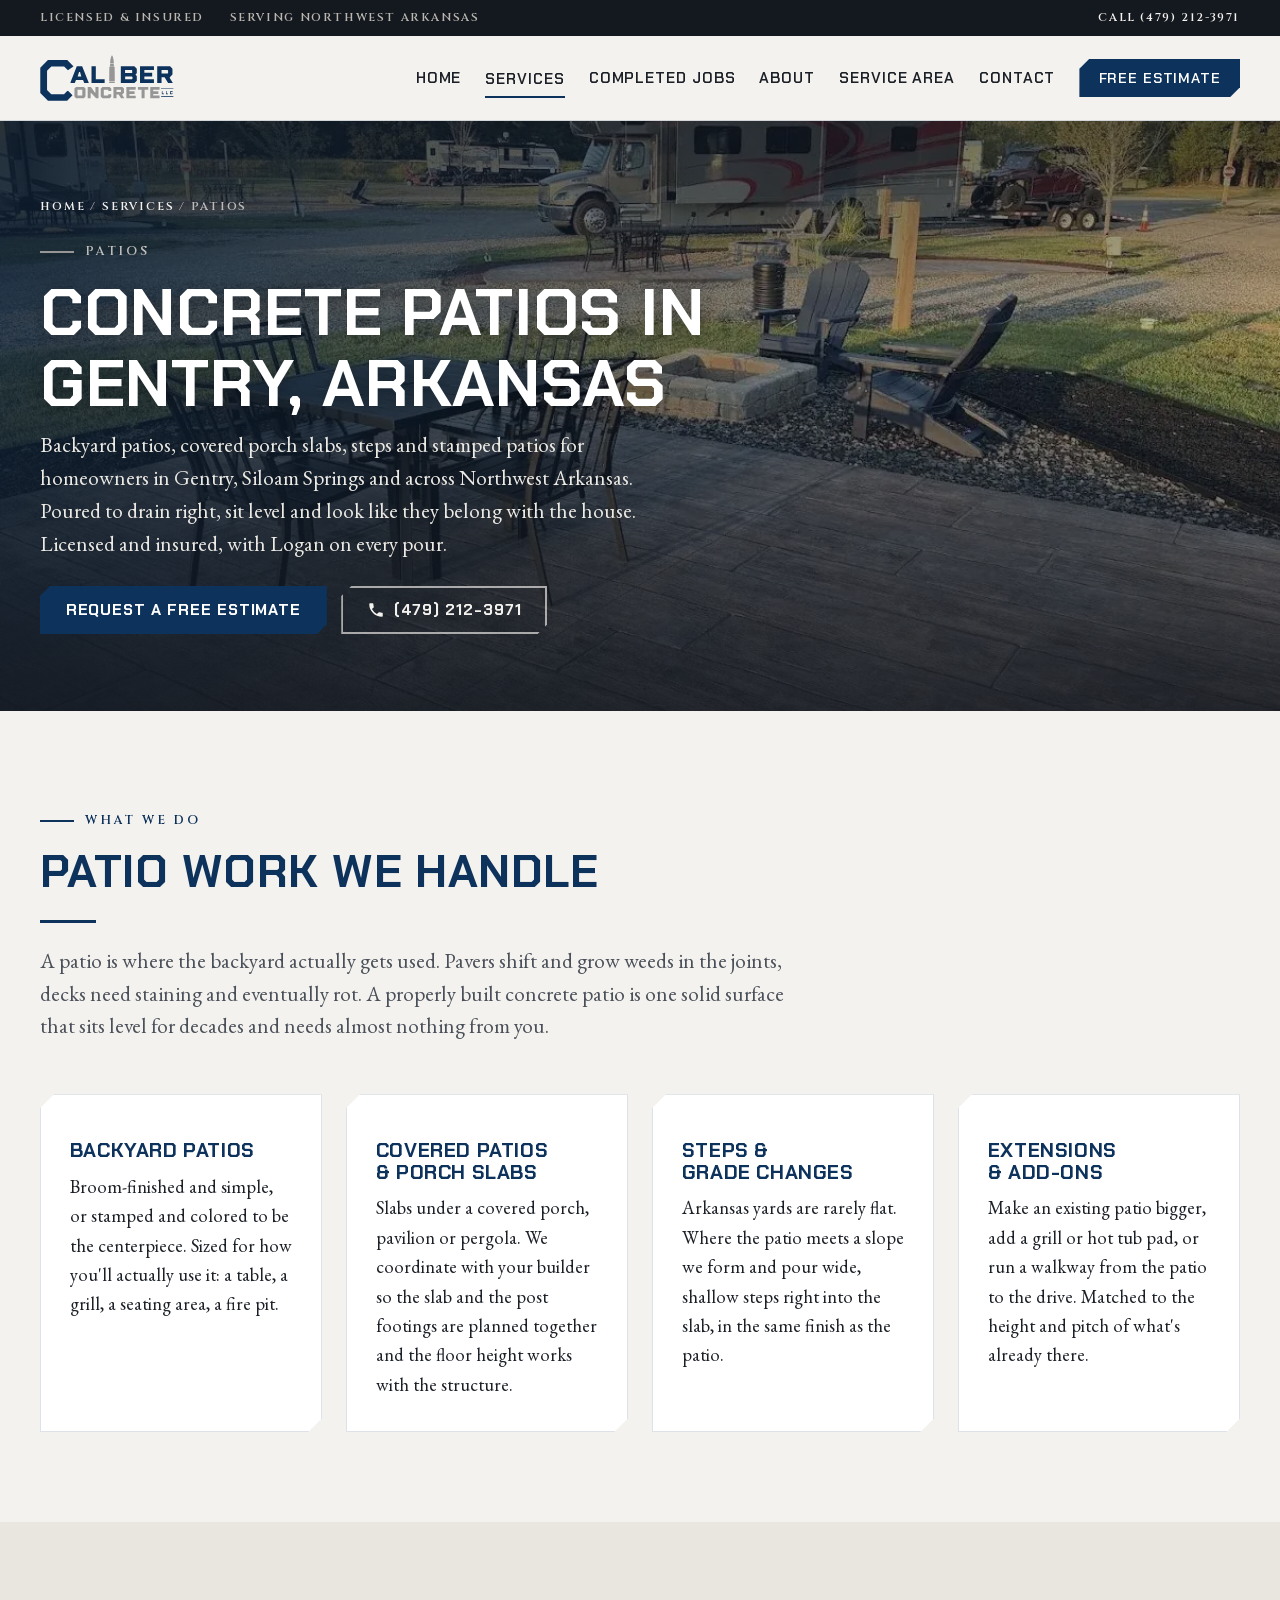
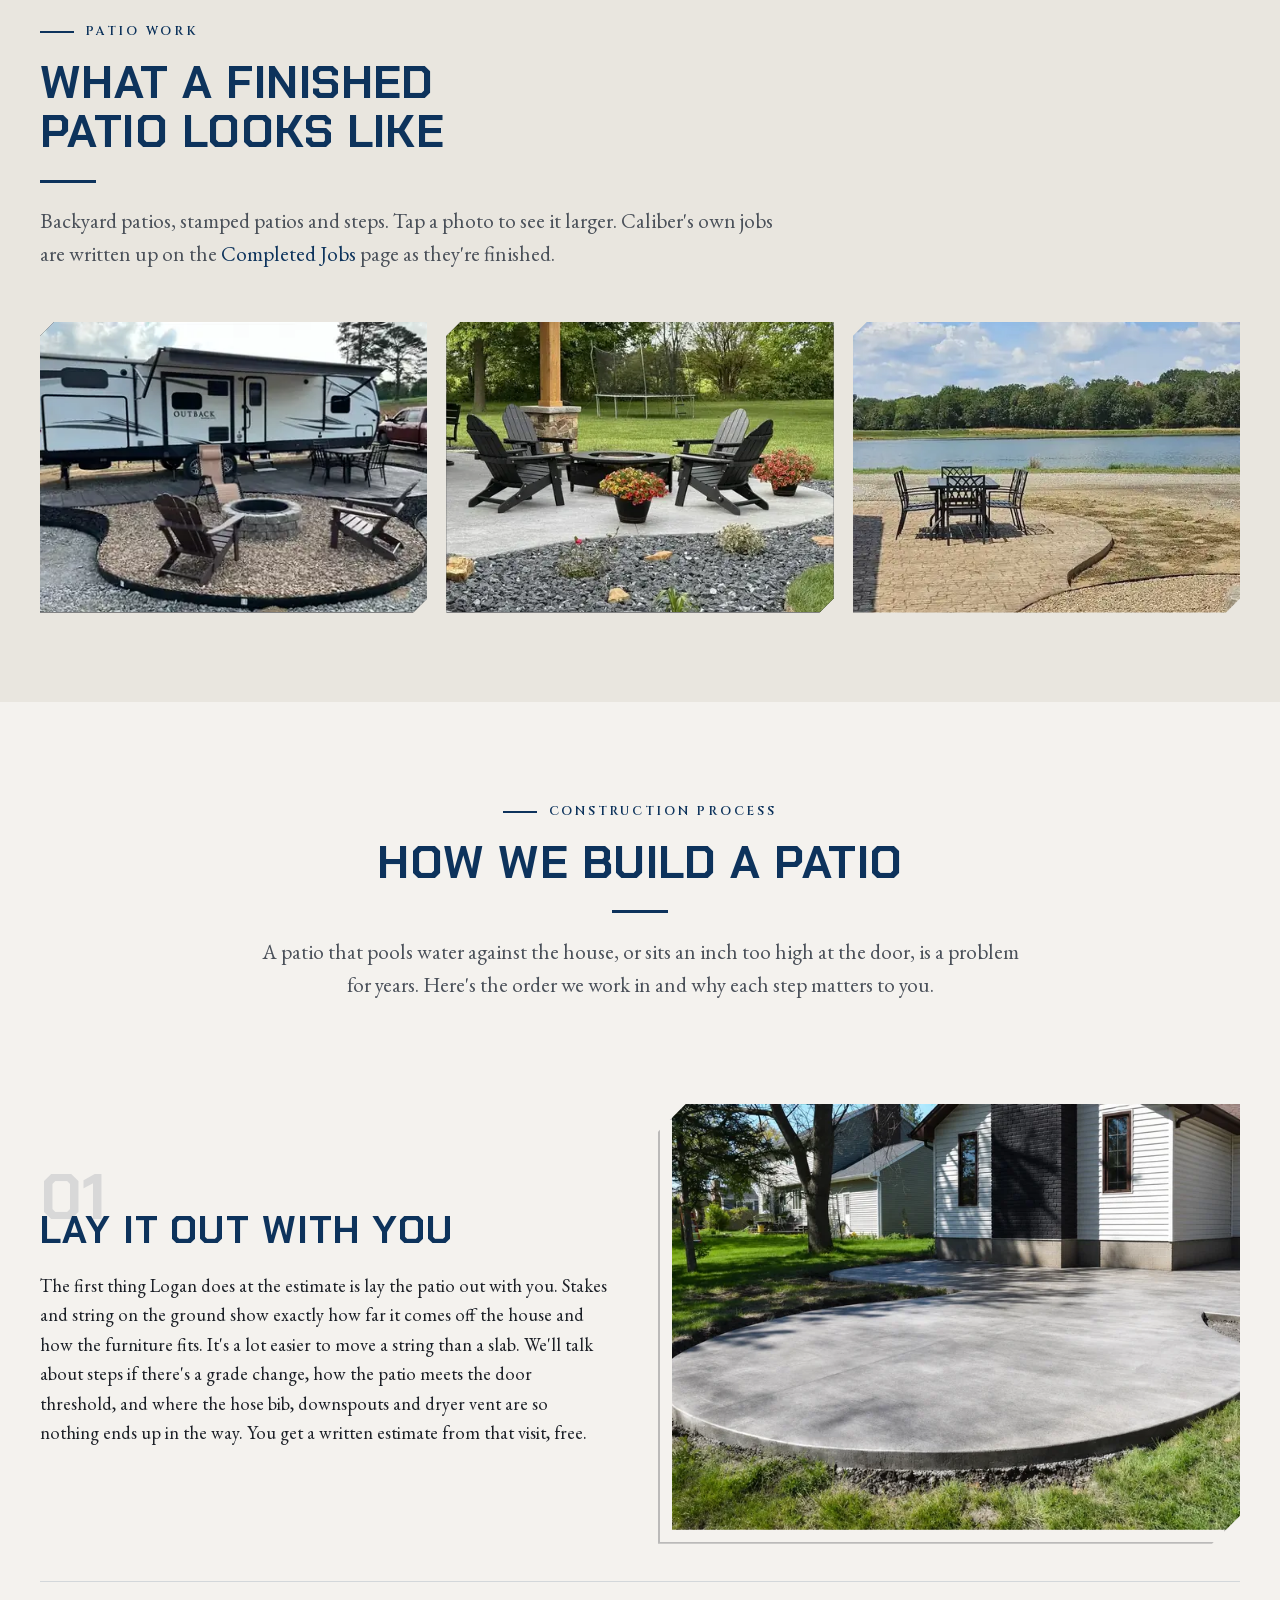
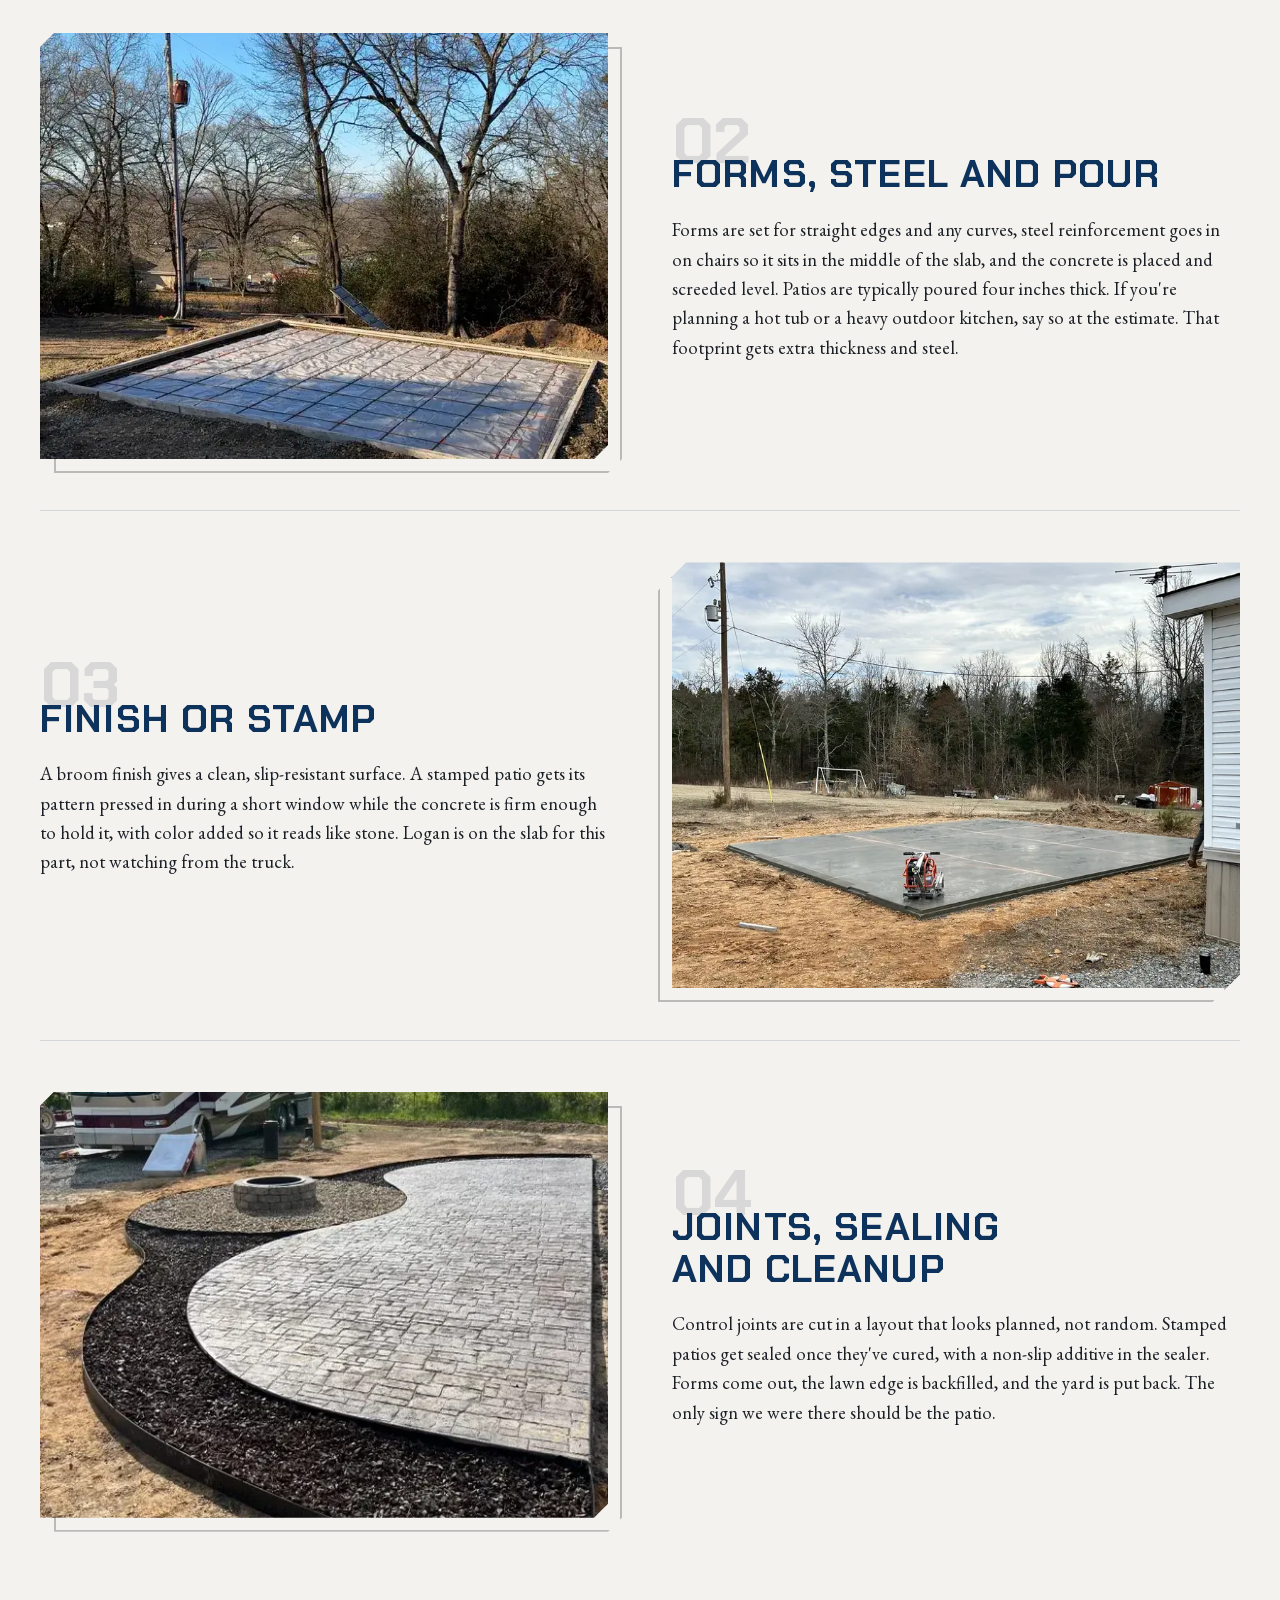
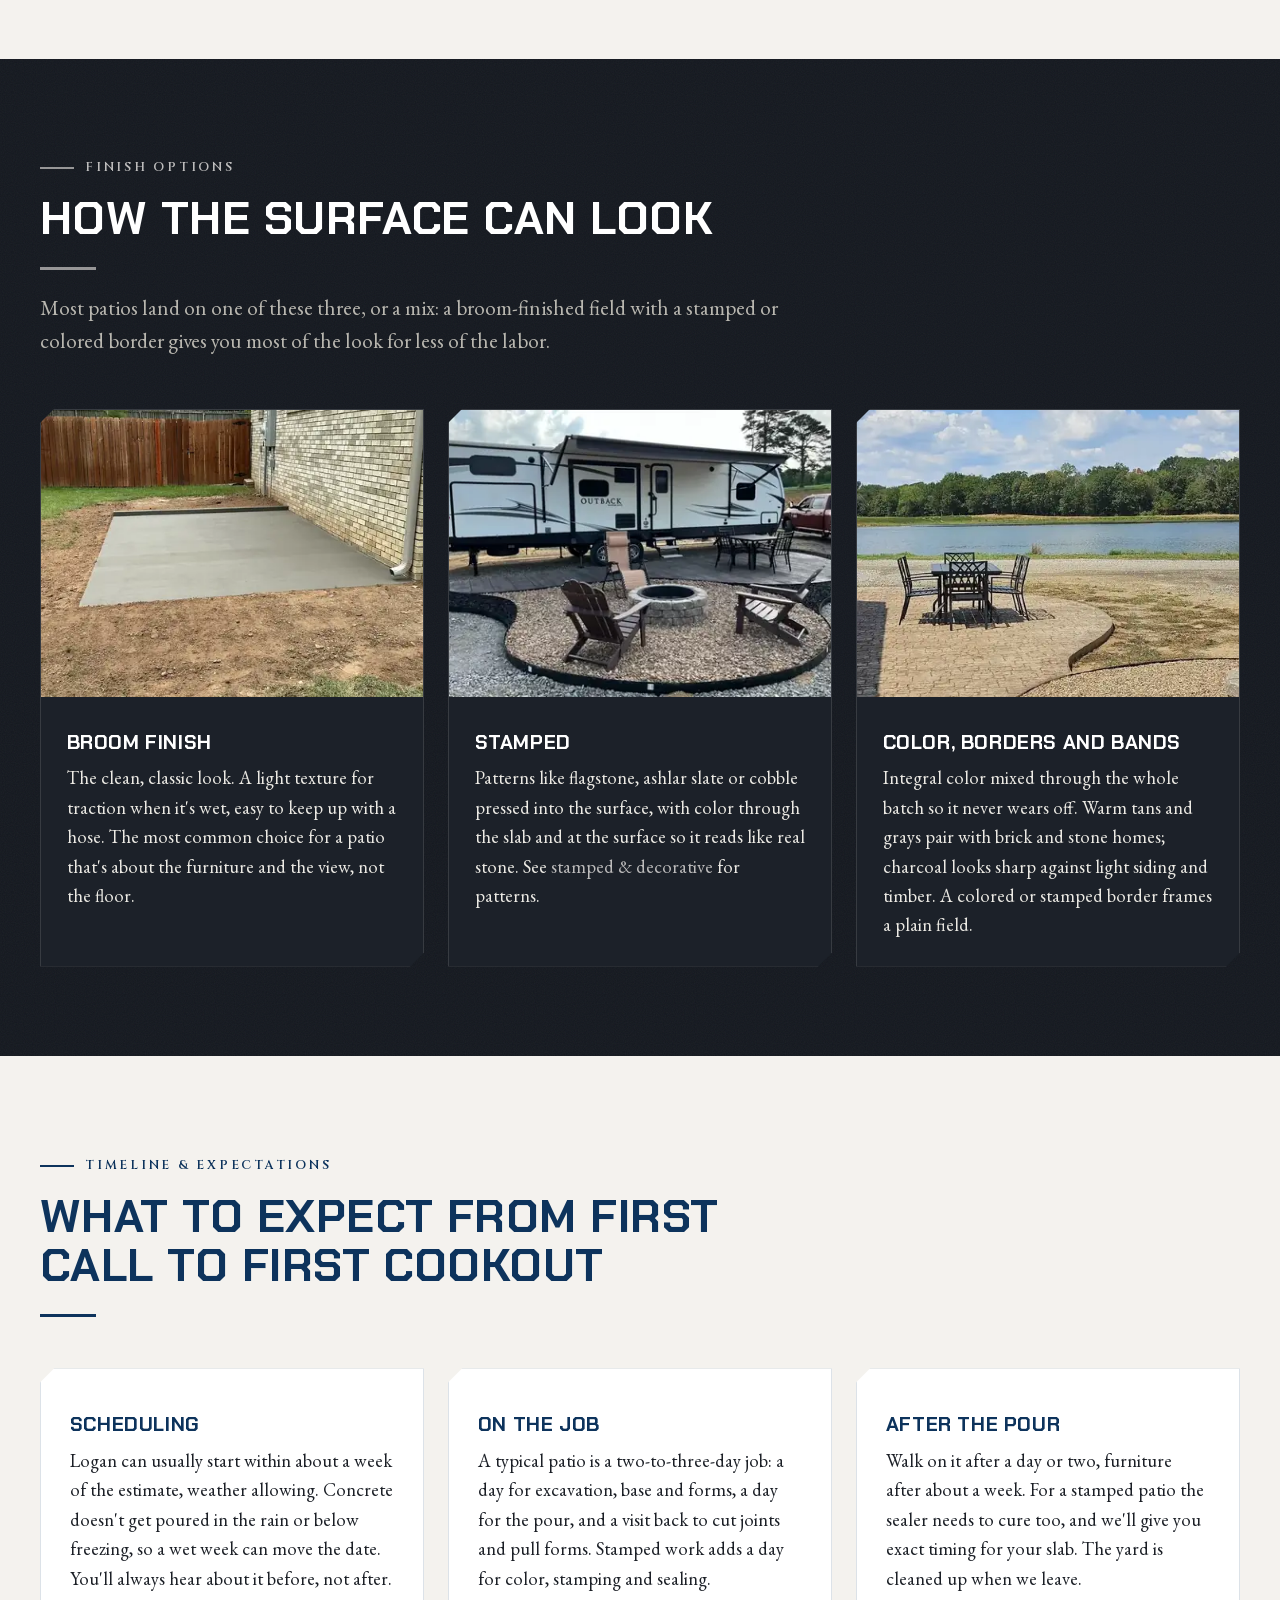
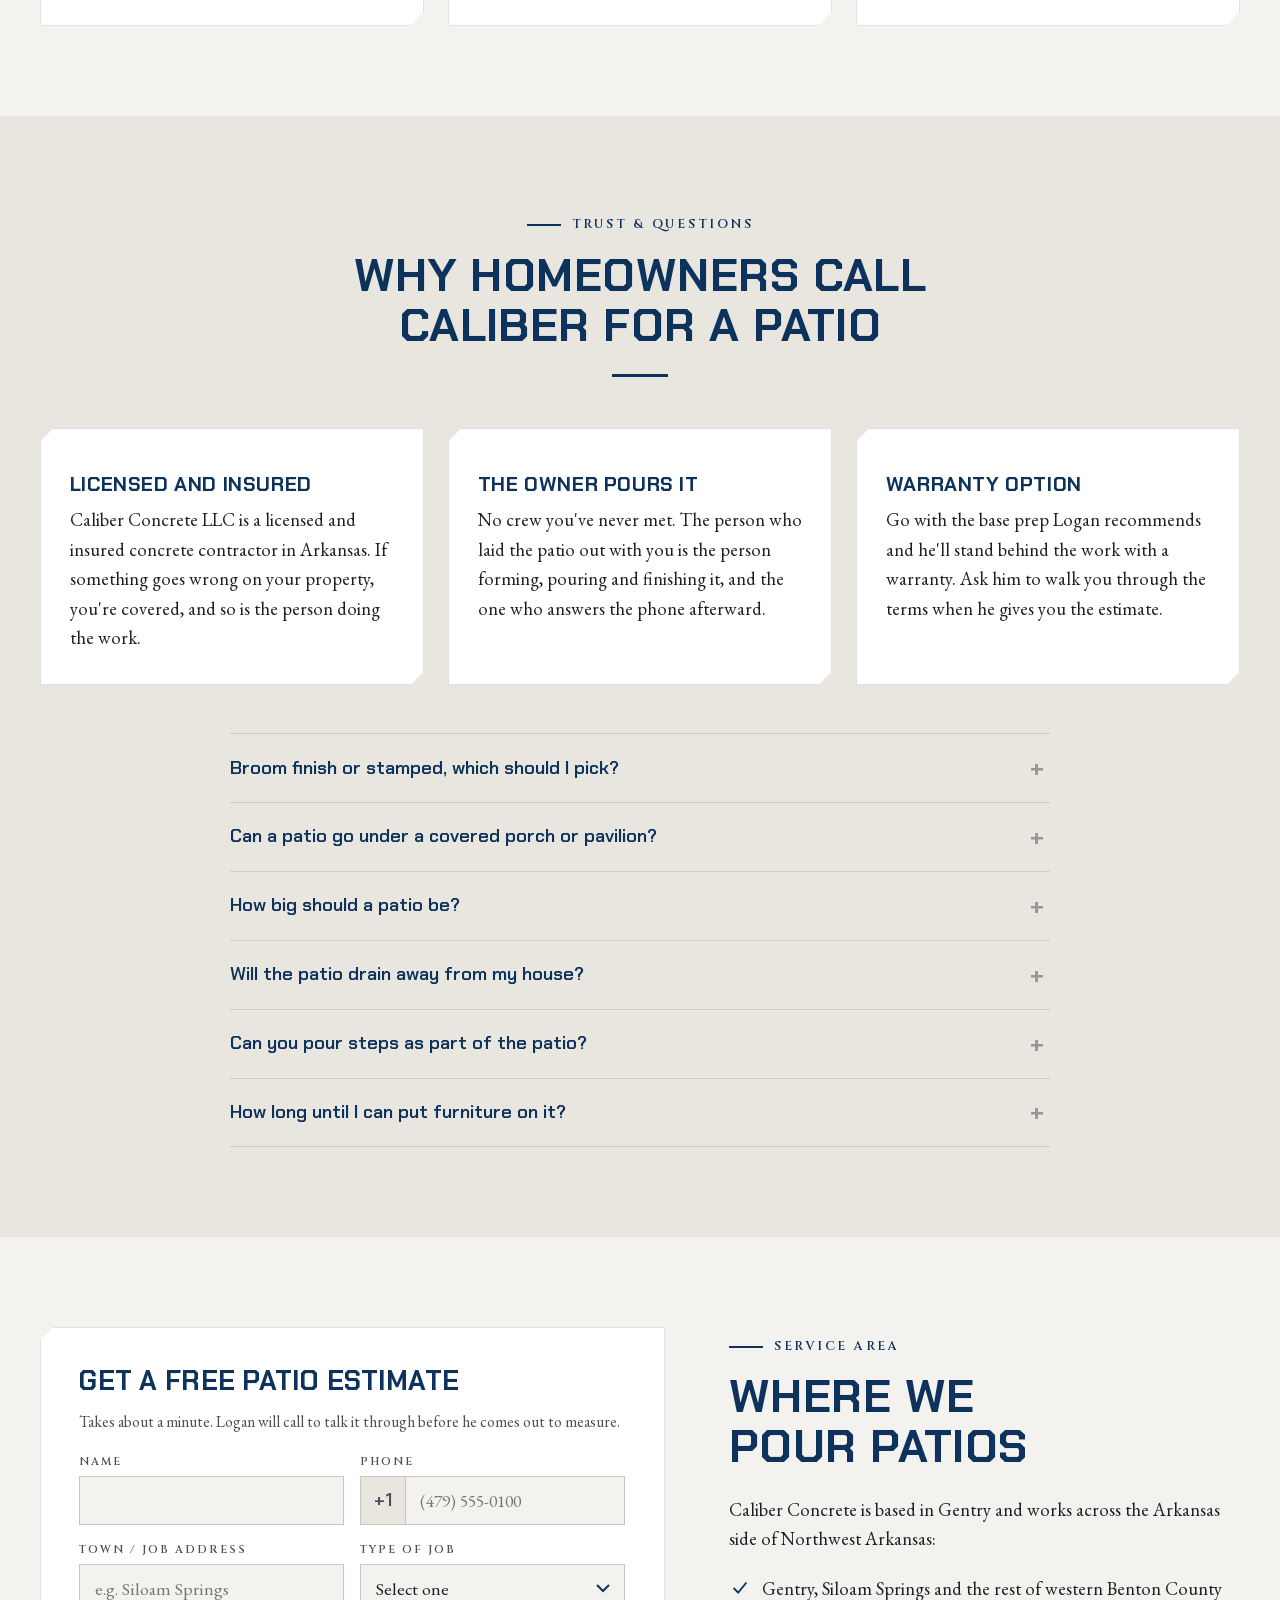
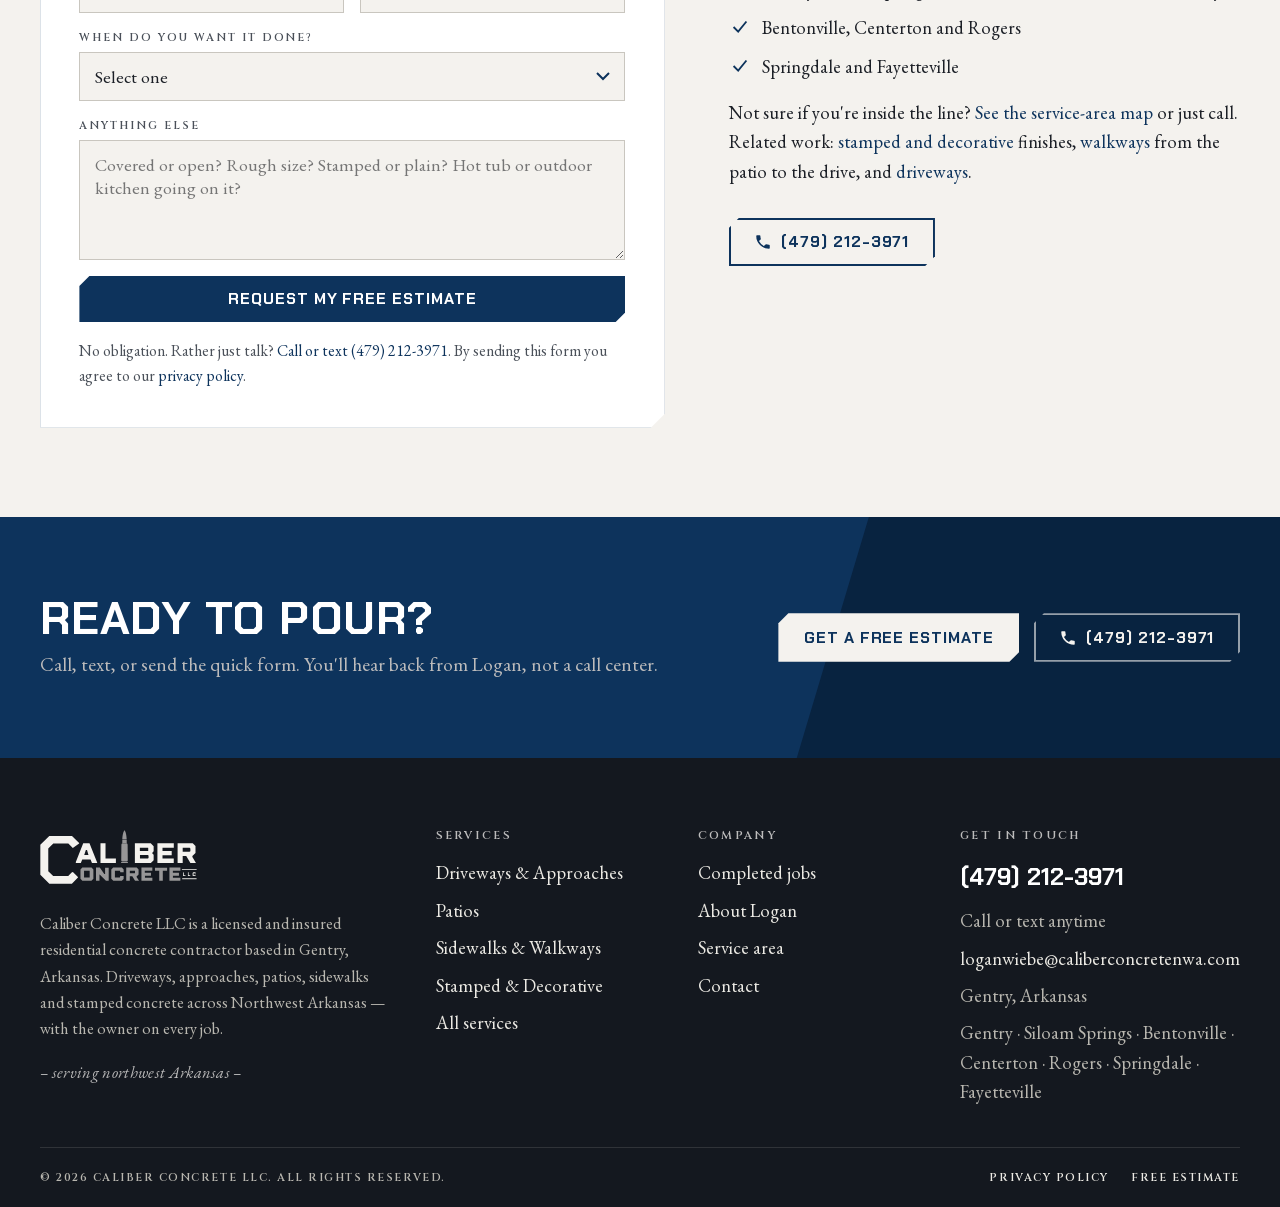
<file: patios.html>
<!DOCTYPE html>
<html lang="en">
<head>
<meta charset="UTF-8" />
<meta name="viewport" content="width=device-width, initial-scale=1.0" />
<meta name="theme-color" content="#14181F" />
<title>Concrete Patios in Gentry, AR | Caliber Concrete</title>
<meta name="description" content="Backyard patios, covered porch slabs, steps and stamped patios in Gentry, Siloam Springs and across NWA. Licensed &amp; insured. Free written estimates." />
<link rel="canonical" href="https://caliberconcretenwa.com/patios" />
<link rel="icon" href="/favicon.ico?v=2" sizes="any" />
<link rel="icon" type="image/svg+xml" href="images/favicon.svg?v=2" />
<link rel="apple-touch-icon" href="images/apple-touch-icon.png?v=2" />
<link rel="preload" as="font" type="font/woff2" href="fonts/ChakraPetch-700-latin.woff2" crossorigin />
<link rel="preload" as="font" type="font/woff2" href="fonts/EBGaramond-400-latin.woff2" crossorigin />
<link rel="preload" as="image" fetchpriority="high" href="images/photos/stamped-wood-plank-table-sm.webp" media="(max-width:700px)" />
<link rel="preload" as="image" fetchpriority="high" href="images/photos/stamped-wood-plank-table.webp" media="(min-width:701px)" />
<link rel="stylesheet" href="css/styles.css?v=18" />
<script type="application/ld+json">{
 "@context": "https://schema.org",
 "@type": "Service",
 "name": "Concrete patio installation",
 "serviceType": "Concrete patio installation",
 "description": "Backyard concrete patios, covered-porch slabs and outdoor living areas, broom-finished or stamped, in Northwest Arkansas.",
 "url": "https://caliberconcretenwa.com/patios",
 "provider": {"@id": "https://caliberconcretenwa.com/#business"},
 "areaServed": {"@type": "State", "name": "Arkansas"}
}</script>
<script type="application/ld+json">{"@context": "https://schema.org", "@type": "FAQPage", "mainEntity": [{"@type": "Question", "name": "Broom finish or stamped, which should I pick?", "acceptedAnswer": {"@type": "Answer", "text": "Broom finish is clean, slip-resistant and the simplest to look after. Stamped concrete is for when the patio is meant to be seen. It mimics stone, slate or pavers in a solid slab. Many people do a broom-finish field with a stamped or colored border. Logan will walk you through both on the estimate."}}, {"@type": "Question", "name": "Can a patio go under a covered porch or pavilion?", "acceptedAnswer": {"@type": "Answer", "text": "Yes, and it's one of our favorite jobs. We coordinate with your builder so post footings and the slab work together, and we pitch the slab so water still drains out from under the roof."}}, {"@type": "Question", "name": "How big should a patio be?", "acceptedAnswer": {"@type": "Answer", "text": "Big enough for how you'll actually use it. A table for six with room to pull chairs out needs roughly 12 by 14 feet; a grill station and a seating area need more. Logan will lay it out with you on site with stakes and string so you can see it before anything is poured."}}, {"@type": "Question", "name": "Will the patio drain away from my house?", "acceptedAnswer": {"@type": "Answer", "text": "It has to. Every patio we pour is pitched away from the foundation so rain and hose water run off into the yard, not against the slab or the house."}}, {"@type": "Question", "name": "Can you pour steps as part of the patio?", "acceptedAnswer": {"@type": "Answer", "text": "Yes. Where the patio meets a slope we form and pour steps into the slab, with risers and treads sized to be comfortable and consistent. Stamped patterns carry around the steps too."}}, {"@type": "Question", "name": "How long until I can put furniture on it?", "acceptedAnswer": {"@type": "Answer", "text": "Walk on it after a day or two, furniture after about a week. For a stamped patio the sealer needs to cure too. We'll give you exact timing for your slab."}}]}</script>
<meta property="og:type" content="website" />
<meta property="og:site_name" content="Caliber Concrete LLC" />
<meta property="og:title" content="Concrete Patios in Gentry, AR | Caliber Concrete" />
<meta property="og:description" content="Backyard patios, covered porch slabs, steps and stamped patios in Gentry, Siloam Springs and across NWA. Licensed &amp; insured. Free written estimates." />
<meta property="og:url" content="https://caliberconcretenwa.com/patios" />
<meta property="og:image" content="https://caliberconcretenwa.com/images/og-image.jpg" />
<meta property="og:image:width" content="1200" />
<meta property="og:image:height" content="630" />
<meta name="twitter:card" content="summary_large_image" />
<!-- Google Analytics / Ads tags: not installed yet — see README -->
</head>
<body>
<div class="topbar">
  <div class="wrap">
    <div class="topbar__left"><span>Licensed &amp; Insured</span><span>Serving Northwest Arkansas</span></div>
    <a href="tel:+14792123971">Call (479) 212-3971</a>
  </div>
</div>
<header class="header">
  <div class="wrap">
    <a class="brand" href="/" aria-label="Caliber Concrete LLC home"><svg class="logo " viewBox="0 0 956 329" role="img" aria-labelledby="logo-t" xmlns="http://www.w3.org/2000/svg"><title id="logo-t">Caliber Concrete LLC</title>
<style>.logo .p{fill:var(--logo-primary,#0D335C)}.logo .s{fill:var(--logo-secondary,#979697)}</style>
<path class="p" fill-rule="evenodd" d="M2.0 90.6 L 2.0 272.0 L 57.1 327.0 L 194.2 327.0 L 232.6 288.5 L 200.3 256.2 L 192.8 258.9 L 173.4 278.3 L 173.4 281.0 L 80.5 281.0 L 50.4 251.0 L 50.4 112.5 L 80.9 82.0 L 172.6 82.0 L 200.0 109.3 L 238.4 82.9 L 238.4 79.6 L 194.9 36.1 L 56.6 36.1Z"/>
<path class="p" fill-rule="evenodd" d="M263.3 81.2 L 218.3 195.0 L 218.3 200.8 L 248.8 200.8 L 257.3 179.2 L 308.0 179.2 L 316.6 201.0 L 349.4 201.0 L 301.5 81.2Z M279.4 122.0 L 286.4 122.0 L 295.4 153.0 L 269.4 153.0Z"/>
<path class="p" fill-rule="evenodd" d="M462.4 173.0 L 399.2 173.0 L 399.2 81.2 L 368.5 81.2 L 368.5 201.0 L 462.4 201.0Z"/>
<path class="p" fill-rule="evenodd" d="M675.5 200.8 L 692.4 183.8 L 692.4 150.8 L 684.4 142.8 L 684.4 138.2 L 692.4 130.2 L 692.4 98.7 L 674.7 81.0 L 578.1 81.0 L 578.1 200.8Z M608.4 108.0 L 658.3 108.0 L 659.4 110.0 L 659.4 128.0 L 608.4 128.0Z M609.1 153.0 L 658.3 153.0 L 661.4 157.4 L 661.4 170.2 L 657.8 173.8 L 609.1 173.8Z"/>
<path class="p" fill-rule="evenodd" d="M814.9 200.8 L 814.9 173.2 L 746.4 173.2 L 746.4 154.0 L 802.4 154.0 L 802.4 127.6 L 746.4 127.6 L 746.4 108.0 L 815.2 108.0 L 815.2 81.2 L 715.4 81.2 L 715.4 200.8Z"/>
<path class="p" fill-rule="evenodd" d="M838.4 201.0 L 869.4 201.0 L 869.4 159.0 L 891.0 159.0 L 916.4 200.8 L 950.2 200.8 L 928.4 164.1 L 928.4 158.8 L 947.4 139.8 L 947.4 97.6 L 930.7 81.0 L 838.4 81.0Z M912.0 108.0 L 916.2 112.2 L 916.2 130.2 L 910.9 133.0 L 869.4 133.0 L 869.4 108.0Z"/>
<path class="p" fill-rule="evenodd" d="M954.4 239.0 L 866.8 239.0 L 864.4 241.4 L 864.4 244.0 L 954.4 244.0Z"/>
<path class="p" fill-rule="evenodd" d="M871.6 262.9 L 871.6 280.8 L 881.4 280.8 L 886.4 279.9 L 886.4 276.0 L 876.2 276.0 L 876.2 258.6 L 872.5 257.9Z"/>
<path class="p" fill-rule="evenodd" d="M915.2 276.0 L 905.4 276.0 L 905.4 258.0 L 901.4 258.0 L 901.4 280.8 L 915.2 280.8Z"/>
<path class="p" fill-rule="evenodd" d="M933.6 280.7 L 943.2 280.7 L 948.4 277.9 L 948.4 273.0 L 943.6 273.0 L 942.5 276.0 L 935.4 276.0 L 935.4 263.0 L 942.3 263.0 L 944.3 266.5 L 947.9 264.3 L 948.6 260.7 L 945.9 258.0 L 934.4 258.0 L 929.9 262.5 L 929.9 278.3Z"/>
<path class="p" fill-rule="evenodd" d="M953.9 299.8 L 953.9 294.2 L 866.4 294.2 L 866.4 299.8Z"/>
<path class="s" fill-rule="evenodd" d="M314.0 229.0 L 257.8 229.0 L 246.5 240.2 L 246.5 297.5 L 258.0 309.0 L 313.5 309.0 L 325.3 297.2 L 325.3 240.2Z M301.9 248.6 L 302.6 249.4 L 302.6 289.4 L 268.4 289.4 L 268.4 248.6Z"/>
<path class="s" fill-rule="evenodd" d="M362.4 309.0 L 362.4 269.0 L 361.8 269.0 L 401.8 309.0 L 418.6 309.0 L 418.6 229.5 L 396.6 229.5 L 396.6 268.0 L 391.6 268.0 L 364.3 229.0 L 341.2 229.0 L 341.2 309.0Z"/>
<path class="s" fill-rule="evenodd" d="M434.4 296.8 L 446.5 309.0 L 498.4 309.0 L 509.6 297.8 L 509.6 280.5 L 488.9 280.5 L 486.5 289.0 L 456.4 289.0 L 456.4 248.5 L 487.1 248.5 L 489.4 258.0 L 509.7 258.0 L 509.7 239.9 L 498.9 229.0 L 445.9 229.0 L 434.4 240.5Z"/>
<path class="s" fill-rule="evenodd" d="M525.4 308.8 L 547.2 308.8 L 547.2 282.0 L 562.3 282.0 L 579.1 308.6 L 603.6 308.6 L 588.4 286.4 L 588.4 282.6 L 600.6 270.4 L 600.6 240.2 L 589.4 229.0 L 525.4 229.0Z M578.8 248.0 L 578.8 262.2 L 577.0 264.0 L 547.4 264.0 L 547.4 248.0Z"/>
<path class="s" fill-rule="evenodd" d="M618.0 308.7 L 684.6 308.7 L 684.6 290.6 L 639.5 290.6 L 639.5 278.2 L 676.4 278.2 L 676.4 259.8 L 638.6 259.8 L 638.6 248.0 L 684.4 248.0 L 684.4 229.0 L 618.0 229.0Z"/>
<path class="s" fill-rule="evenodd" d="M748.2 308.8 L 748.2 247.9 L 774.4 247.9 L 774.4 229.6 L 700.4 229.6 L 700.4 248.0 L 726.4 248.0 L 726.4 308.8Z"/>
<path class="s" fill-rule="evenodd" d="M855.2 309.0 L 855.2 290.5 L 809.9 290.5 L 809.9 278.2 L 846.6 278.2 L 846.6 261.2 L 846.1 259.8 L 809.6 259.8 L 809.6 248.0 L 855.4 248.0 L 855.4 229.0 L 788.6 229.0 L 788.6 309.0Z"/>
<path class="s" fill-rule="evenodd" d="M514.9 2.0 C 521.0 7.6 527.5 29.0 528.3 58.0 L 501.5 58.0 C 502.3 29.0 508.8 7.6 514.9 2.0ZM528.4 60.5 C 528.4 61.7 528.4 62.8 528.4 64.0 L 528.4 79.0 L 531.4 80.0 L 531.4 80.5 L 498.4 80.5 L 498.4 80.0 L 501.4 79.0 L 501.4 64.0 C 501.4 62.8 501.4 61.7 501.4 60.5ZM531.4 83.0 L 531.4 84.0 L 533.9 88.0 L 534.9 188.0 L 531.4 189.0 L 531.4 189.5 L 498.4 189.5 L 498.4 189.0 L 494.9 188.0 L 495.9 88.0 L 498.4 84.0 L 498.4 83.0ZM531.4 192.5 L 531.4 193.0 L 535.4 195.0 L 535.4 200.5 L 494.4 200.5 L 494.4 195.0 L 498.4 193.0 L 498.4 192.5Z"/>
</svg></a>
    <a class="header__call" href="tel:+14792123971">(479) 212-3971</a>
    <button class="nav-toggle" aria-label="Menu" aria-expanded="false" aria-controls="nav"><span></span><span></span><span></span></button>
    <nav class="nav" id="nav" aria-label="Main"><a href="/">Home</a><div class="has-sub"><a href="services" aria-expanded="false">Services</a><div class="sub"><a class="sub__all" href="services">All Services</a><a href="driveways">Driveways &amp; Approaches</a><a href="patios">Patios</a><a href="sidewalks">Sidewalks &amp; Walkways</a><a href="stamped-decorative">Stamped &amp; Decorative</a></div></div><a href="completed-jobs">Completed Jobs</a><a href="about">About</a><a href="service-area">Service Area</a><a href="contact">Contact</a><a class="btn btn--navy" href="contact">Free Estimate</a></nav>
  </div>
</header>
<main>
<section class="hero hero--page">
  <picture><source media="(max-width:700px)" srcset="images/photos/stamped-wood-plank-table-sm.webp" /><img class="hero__img" src="images/photos/stamped-wood-plank-table.webp" alt="Wood-plank stamped concrete patio with a dining table and fire pit seating" width="1206" height="1005" fetchpriority="high" style="object-position:center 55%" /></picture>
  <div class="wrap"><div class="hero__inner">
    <div class="crumbs fade-in"><a href="/">Home</a> / <a href="services">Services</a> / Patios</div>
    <div class="eyebrow fade-in">Patios</div>
    <h1 class="fade-in">Concrete Patios in Gentry, Arkansas</h1>
    <p class="lead fade-in">Backyard patios, covered porch slabs, steps and stamped patios for homeowners in Gentry, Siloam Springs and across Northwest Arkansas. Poured to drain right, sit level and look like they belong with the house. Licensed and insured, with Logan on every pour.</p>
    <div class="hero__actions fade-in"><a class="btn btn--navy" href="#estimate">Request a Free Estimate</a><a class="btn btn--ghost" href="tel:+14792123971"><svg viewBox="0 0 24 24" aria-hidden="true"><path fill="currentColor" d="M6.6 10.8a15.1 15.1 0 0 0 6.6 6.6l2.2-2.2a1 1 0 0 1 1-.25c1.1.37 2.3.57 3.6.57a1 1 0 0 1 1 1V20a1 1 0 0 1-1 1A17 17 0 0 1 3 4a1 1 0 0 1 1-1h3.5a1 1 0 0 1 1 1c0 1.25.2 2.45.57 3.57a1 1 0 0 1-.25 1L6.6 10.8z"/></svg> (479) 212-3971</a></div>
  </div></div>
</section>

<section class="section">
  <div class="wrap">
    <div class="section__head reveal">
      <div class="eyebrow">What we do</div>
      <h2>Patio work we handle</h2>
      <div class="rule"></div>
      <p class="lead">A patio is where the backyard actually gets used. Pavers shift and grow weeds in the joints, decks need staining and eventually rot. A properly built concrete patio is one solid surface that sits level for decades and needs almost nothing from you.</p>
    </div>
    <div class="grid grid--4"><div class="card reveal"><h3>Backyard patios</h3><p>Broom-finished and simple, or stamped and colored to be the centerpiece. Sized for how you'll actually use it: a table, a grill, a seating area, a fire pit.</p></div><div class="card reveal" data-delay=1><h3>Covered patios &amp; porch slabs</h3><p>Slabs under a covered porch, pavilion or pergola. We coordinate with your builder so the slab and the post footings are planned together and the floor height works with the structure.</p></div><div class="card reveal" data-delay=2><h3>Steps &amp; grade changes</h3><p>Arkansas yards are rarely flat. Where the patio meets a slope we form and pour wide, shallow steps right into the slab, in the same finish as the patio.</p></div><div class="card reveal" data-delay=3><h3>Extensions &amp; add-ons</h3><p>Make an existing patio bigger, add a grill or hot tub pad, or run a walkway from the patio to the drive. Matched to the height and pitch of what's already there.</p></div></div>
  </div>
</section>

<section class="section section--paper-deep">
  <div class="wrap">
    <div class="section__head reveal">
      <div class="eyebrow">Patio work</div>
      <h2>What a finished patio looks like</h2>
      <div class="rule"></div>
      <p class="lead">Backyard patios, stamped patios and steps. Tap a photo to see it larger. Caliber's own jobs are written up on the <a href="completed-jobs">Completed Jobs</a> page as they're finished.</p>
    </div>
    <div class="gallery reveal"><figure data-full="images/photos/stamped-ashlar-firepit.webp"><img src="images/photos/stamped-ashlar-firepit-sm.webp" srcset="images/photos/stamped-ashlar-firepit-xs.webp 480w, images/photos/stamped-ashlar-firepit-sm.webp 800w" sizes="(max-width:600px) 100vw, (max-width:980px) 50vw, 33vw" alt="Gray ashlar slate stamped patio with a stone fire pit and Adirondack chairs" width="800" height="504" loading="lazy" /></figure><figure data-full="images/work/stamped-patio-tile.webp"><img src="images/work/stamped-patio-tile-sm.webp" srcset="images/work/stamped-patio-tile-xs.webp 480w, images/work/stamped-patio-tile-sm.webp 800w" sizes="(max-width:600px) 100vw, (max-width:980px) 50vw, 33vw" alt="Backyard concrete patio with a fire pit and Adirondack chairs" width="900" height="675" loading="lazy" /></figure><figure data-full="images/photos/stamped-tan-cobble-lake.webp"><img src="images/photos/stamped-tan-cobble-lake-sm.webp" srcset="images/photos/stamped-tan-cobble-lake-xs.webp 480w, images/photos/stamped-tan-cobble-lake-sm.webp 800w" sizes="(max-width:600px) 100vw, (max-width:980px) 50vw, 33vw" alt="Tan cobblestone stamped patio with a curved edge beside a lake" width="800" height="978" loading="lazy" /></figure></div>
  </div>
</section>

<section class="section">
  <div class="wrap">
    <div class="section__head section__head--center reveal">
      <div class="eyebrow">Construction process</div>
      <h2>How we build a patio</h2>
      <div class="rule"></div>
      <p class="lead">A patio that pools water against the house, or sits an inch too high at the door, is a problem for years. Here's the order we work in and why each step matters to you.</p>
    </div>
    <div class="srow reveal">
      <div class="srow__media"><img src="images/photos/patio-round-backyard.webp" srcset="images/photos/patio-round-backyard-xs.webp 480w, images/photos/patio-round-backyard-sm.webp 800w, images/photos/patio-round-backyard.webp 1537w" sizes="(max-width:980px) 100vw, 50vw" alt="Rounded concrete patio laid out behind a home" width="1537" height="1023" loading="lazy" /></div>
      <div><div class="srow__num">01</div><h3>Lay it out with you</h3><p>The first thing Logan does at the estimate is lay the patio out with you. Stakes and string on the ground show exactly how far it comes off the house and how the furniture fits. It's a lot easier to move a string than a slab. We'll talk about steps if there's a grade change, how the patio meets the door threshold, and where the hose bib, downspouts and dryer vent are so nothing ends up in the way. You get a written estimate from that visit, free.</p></div>
    </div>
    <div class="srow reveal">
      <div class="srow__media"><img src="images/photos/rebar-grid-pad.webp" srcset="images/photos/rebar-grid-pad-xs.webp 480w, images/photos/rebar-grid-pad-sm.webp 800w, images/photos/rebar-grid-pad.webp 1242w" sizes="(max-width:980px) 100vw, 50vw" alt="Rebar grid tied and ready on a prepared pad" width="1242" height="2208" loading="lazy" /></div>
      <div><div class="srow__num">02</div><h3>Forms, steel and pour</h3><p>Forms are set for straight edges and any curves, steel reinforcement goes in on chairs so it sits in the middle of the slab, and the concrete is placed and screeded level. Patios are typically poured four inches thick. If you're planning a hot tub or a heavy outdoor kitchen, say so at the estimate. That footprint gets extra thickness and steel.</p></div>
    </div>
    <div class="srow reveal">
      <div class="srow__media"><img src="images/photos/power-trowel-finish.webp" srcset="images/photos/power-trowel-finish-xs.webp 480w, images/photos/power-trowel-finish-sm.webp 800w, images/photos/power-trowel-finish.webp 1600w" sizes="(max-width:980px) 100vw, 50vw" alt="Power trowel finishing a freshly poured concrete slab" width="1600" height="1200" loading="lazy" /></div>
      <div><div class="srow__num">03</div><h3>Finish or stamp</h3><p>A broom finish gives a clean, slip-resistant surface. A stamped patio gets its pattern pressed in during a short window while the concrete is firm enough to hold it, with color added so it reads like stone. Logan is on the slab for this part, not watching from the truck.</p></div>
    </div>
    <div class="srow reveal">
      <div class="srow__media"><img src="images/photos/stamped-cobble-firepit.webp" sizes="(max-width:980px) 100vw, 50vw" alt="Finished and sealed cobblestone patio with a clean curved edge" width="585" height="645" loading="lazy" /></div>
      <div><div class="srow__num">04</div><h3>Joints, sealing and cleanup</h3><p>Control joints are cut in a layout that looks planned, not random. Stamped patios get sealed once they've cured, with a non-slip additive in the sealer. Forms come out, the lawn edge is backfilled, and the yard is put back. The only sign we were there should be the patio.</p></div>
    </div>
  </div>
</section>

<section class="section on-dark">
  <div class="wrap">
    <div class="section__head reveal">
      <div class="eyebrow">Finish options</div>
      <h2>How the surface can look</h2>
      <div class="rule"></div>
      <p class="lead">Most patios land on one of these three, or a mix: a broom-finished field with a stamped or colored border gives you most of the look for less of the labor.</p>
    </div>
    <div class="grid grid--3"><div class="card card--img reveal"><img src="images/photos/patio-brick-home-fence.webp" srcset="images/photos/patio-brick-home-fence-xs.webp 480w, images/photos/patio-brick-home-fence-sm.webp 800w, images/photos/patio-brick-home-fence.webp 1600w" sizes="(max-width:980px) 100vw, 33vw" alt="Broom-finished backyard concrete patio" width="1600" height="1200" loading="lazy" /><div class="card__body"><h3>Broom finish</h3><p>The clean, classic look. A light texture for traction when it's wet, easy to keep up with a hose. The most common choice for a patio that's about the furniture and the view, not the floor.</p></div></div><div class="card card--img reveal" data-delay="1"><img src="images/photos/stamped-ashlar-firepit.webp" srcset="images/photos/stamped-ashlar-firepit-xs.webp 480w, images/photos/stamped-ashlar-firepit-sm.webp 800w, images/photos/stamped-ashlar-firepit.webp 928w" sizes="(max-width:980px) 100vw, 33vw" alt="Gray ashlar slate stamped patio" width="928" height="585" loading="lazy" /><div class="card__body"><h3>Stamped</h3><p>Patterns like flagstone, ashlar slate or cobble pressed into the surface, with color through the slab and at the surface so it reads like real stone. See <a href="stamped-decorative">stamped &amp; decorative</a> for patterns.</p></div></div><div class="card card--img reveal" data-delay="2"><img src="images/photos/stamped-tan-cobble-lake.webp" srcset="images/photos/stamped-tan-cobble-lake-xs.webp 480w, images/photos/stamped-tan-cobble-lake-sm.webp 800w, images/photos/stamped-tan-cobble-lake.webp 1206w" sizes="(max-width:980px) 100vw, 33vw" alt="Tan cobblestone stamped patio with a curved border" width="1206" height="1474" loading="lazy" /><div class="card__body"><h3>Color, borders and bands</h3><p>Integral color mixed through the whole batch so it never wears off. Warm tans and grays pair with brick and stone homes; charcoal looks sharp against light siding and timber. A colored or stamped border frames a plain field.</p></div></div></div>
  </div>
</section>

<section class="section">
  <div class="wrap">
    <div class="section__head reveal">
      <div class="eyebrow">Timeline &amp; expectations</div>
      <h2>What to expect from first call to first cookout</h2>
      <div class="rule"></div>
    </div>
    <div class="grid grid--3"><div class="card reveal"><h3>Scheduling</h3><p>Logan can usually start within about a week of the estimate, weather allowing. Concrete doesn't get poured in the rain or below freezing, so a wet week can move the date. You'll always hear about it before, not after.</p></div><div class="card reveal" data-delay=1><h3>On the job</h3><p>A typical patio is a two-to-three-day job: a day for excavation, base and forms, a day for the pour, and a visit back to cut joints and pull forms. Stamped work adds a day for color, stamping and sealing.</p></div><div class="card reveal" data-delay=2><h3>After the pour</h3><p>Walk on it after a day or two, furniture after about a week. For a stamped patio the sealer needs to cure too, and we'll give you exact timing for your slab. The yard is cleaned up when we leave.</p></div></div>
  </div>
</section>

<section class="section section--paper-deep">
  <div class="wrap">
    <div class="section__head section__head--center reveal">
      <div class="eyebrow">Trust &amp; questions</div>
      <h2>Why homeowners call Caliber for a patio</h2>
      <div class="rule"></div>
    </div>
    <div class="grid grid--3"><div class="card reveal"><h3>Licensed and insured</h3><p>Caliber Concrete LLC is a licensed and insured concrete contractor in Arkansas. If something goes wrong on your property, you're covered, and so is the person doing the work.</p></div><div class="card reveal" data-delay=1><h3>The owner pours it</h3><p>No crew you've never met. The person who laid the patio out with you is the person forming, pouring and finishing it, and the one who answers the phone afterward.</p></div><div class="card reveal" data-delay=2><h3>Warranty option</h3><p>Go with the base prep Logan recommends and he'll stand behind the work with a warranty. Ask him to walk you through the terms when he gives you the estimate.</p></div></div>
    <div class="reveal mt-3"><div class="faq"><details><summary>Broom finish or stamped, which should I pick?</summary><p>Broom finish is clean, slip-resistant and the simplest to look after. Stamped concrete is for when the patio is meant to be seen. It mimics stone, slate or pavers in a solid slab. Many people do a broom-finish field with a stamped or colored border. Logan will walk you through both on the estimate.</p></details><details><summary>Can a patio go under a covered porch or pavilion?</summary><p>Yes, and it&#x27;s one of our favorite jobs. We coordinate with your builder so post footings and the slab work together, and we pitch the slab so water still drains out from under the roof.</p></details><details><summary>How big should a patio be?</summary><p>Big enough for how you&#x27;ll actually use it. A table for six with room to pull chairs out needs roughly 12 by 14 feet; a grill station and a seating area need more. Logan will lay it out with you on site with stakes and string so you can see it before anything is poured.</p></details><details><summary>Will the patio drain away from my house?</summary><p>It has to. Every patio we pour is pitched away from the foundation so rain and hose water run off into the yard, not against the slab or the house.</p></details><details><summary>Can you pour steps as part of the patio?</summary><p>Yes. Where the patio meets a slope we form and pour steps into the slab, with risers and treads sized to be comfortable and consistent. Stamped patterns carry around the steps too.</p></details><details><summary>How long until I can put furniture on it?</summary><p>Walk on it after a day or two, furniture after about a week. For a stamped patio the sealer needs to cure too. We&#x27;ll give you exact timing for your slab.</p></details></div></div>
  </div>
</section>

<section class="section" id="estimate">
  <div class="wrap contact">
    <div class="form-card reveal">
      <h2>Get a free patio estimate</h2>
      <p class="form__note" style="margin:0 0 1.2rem">Takes about a minute. Logan will call to talk it through before he comes out to measure.</p>
      <form class="form" data-lead-form action="https://api.web3forms.com/submit" method="POST">
        <input type="hidden" name="access_key" value="YOUR_WEB3FORMS_ACCESS_KEY" />
        <input type="hidden" name="subject" value="New patio estimate request from caliberconcrete website" />
        <input type="hidden" name="from_name" value="Caliber Concrete Website" />
        <input type="hidden" name="page" value="Patios" />
        <input type="checkbox" name="botcheck" class="hp" tabindex="-1" autocomplete="off" aria-hidden="true" />
        <div class="form__row">
          <div class="field"><label for="f-name">Name</label><input id="f-name" type="text" name="name" autocomplete="name" required /></div>
          <div class="field"><label for="f-phone">Phone</label><div class="phone-wrap"><span class="phone-prefix" aria-hidden="true">+1</span><input id="f-phone" type="tel" name="phone" autocomplete="tel" inputmode="numeric" placeholder="(479) 555-0100" pattern="^\([2-9][0-9]{2}\) [2-9][0-9]{2}-[0-9]{4}$" title="10-digit US phone number, e.g. (479) 555-0100" data-us-phone required /></div></div>
        </div>
        <div class="form__row">
          <div class="field"><label for="f-town">Town / job address</label><input id="f-town" type="text" name="town" placeholder="e.g. Siloam Springs" required /></div>
          <div class="field"><label for="f-type">Type of job</label>
            <select id="f-type" name="job_type" required><option value="">Select one</option><option>New patio</option><option>Covered patio or porch slab</option><option>Stamped patio</option><option>Patio extension or add-on</option><option>Steps</option><option>Something else</option></select></div>
        </div>
        <div class="field"><label for="f-timeline">When do you want it done?</label>
            <select id="f-timeline" name="timeline" required><option value="">Select one</option><option>As soon as possible</option><option>Within a month</option><option>1–3 months</option><option>Later this year</option><option>Just getting ideas</option></select></div>
        <div class="field"><label for="f-msg">Anything else</label><textarea id="f-msg" name="message" placeholder="Covered or open? Rough size? Stamped or plain? Hot tub or outdoor kitchen going on it?"></textarea></div>
        <button class="btn btn--navy btn--block" type="submit">Request My Free Estimate</button>
        <p class="form__note">No obligation. Rather just talk? <a href="tel:+14792123971">Call or text (479) 212-3971</a>. By sending this form you agree to our <a href="privacy">privacy policy</a>.</p>
      </form>
    </div>
    <div class="reveal" data-delay="1">
      <div class="eyebrow">Service area</div>
      <h2>Where we pour patios</h2>
      <p>Caliber Concrete is based in Gentry and works across the Arkansas side of Northwest Arkansas:</p>
      <ul class="checklist">
        <li><svg viewBox="0 0 24 24" aria-hidden="true"><path fill="none" stroke="currentColor" stroke-width="2" d="M5 12l5 5 9-11"/></svg><span>Gentry, Siloam Springs and the rest of western Benton County</span></li>
        <li><svg viewBox="0 0 24 24" aria-hidden="true"><path fill="none" stroke="currentColor" stroke-width="2" d="M5 12l5 5 9-11"/></svg><span>Bentonville, Centerton and Rogers</span></li>
        <li><svg viewBox="0 0 24 24" aria-hidden="true"><path fill="none" stroke="currentColor" stroke-width="2" d="M5 12l5 5 9-11"/></svg><span>Springdale and Fayetteville</span></li>
      </ul>
      <p>Not sure if you're inside the line? <a href="service-area">See the service-area map</a> or just call. Related work: <a href="stamped-decorative">stamped and decorative</a> finishes, <a href="sidewalks">walkways</a> from the patio to the drive, and <a href="driveways">driveways</a>.</p>
      <p class="mt-2"><a class="btn btn--ghost" href="tel:+14792123971"><svg viewBox="0 0 24 24" aria-hidden="true"><path fill="currentColor" d="M6.6 10.8a15.1 15.1 0 0 0 6.6 6.6l2.2-2.2a1 1 0 0 1 1-.25c1.1.37 2.3.57 3.6.57a1 1 0 0 1 1 1V20a1 1 0 0 1-1 1A17 17 0 0 1 3 4a1 1 0 0 1 1-1h3.5a1 1 0 0 1 1 1c0 1.25.2 2.45.57 3.57a1 1 0 0 1-.25 1L6.6 10.8z"/></svg> (479) 212-3971</a></p>
    </div>
  </div>
</section>

<section class="cta">
  <div class="wrap">
    <div class="reveal"><h2>Ready to pour?</h2><p>Call, text, or send the quick form. You'll hear back from Logan, not a call center.</p></div>
    <div class="cta__actions reveal" data-delay="1"><a class="btn btn--navy" href="#estimate">Get a Free Estimate</a><a class="btn btn--ghost" href="tel:+14792123971"><svg viewBox="0 0 24 24" aria-hidden="true"><path fill="currentColor" d="M6.6 10.8a15.1 15.1 0 0 0 6.6 6.6l2.2-2.2a1 1 0 0 1 1-.25c1.1.37 2.3.57 3.6.57a1 1 0 0 1 1 1V20a1 1 0 0 1-1 1A17 17 0 0 1 3 4a1 1 0 0 1 1-1h3.5a1 1 0 0 1 1 1c0 1.25.2 2.45.57 3.57a1 1 0 0 1-.25 1L6.6 10.8z"/></svg> (479) 212-3971</a></div>
  </div>
</section>
</main>
<footer class="footer">
  <div class="wrap">
    <div class="footer__top">
      <div class="footer__logo" style="--logo-primary:#F4F2EE;--logo-secondary:#979697">
        <svg class="logo " viewBox="0 0 956 329" role="img" aria-labelledby="logo-f" xmlns="http://www.w3.org/2000/svg"><title id="logo-f">Caliber Concrete LLC</title>
<style>.logo .p{fill:var(--logo-primary,#0D335C)}.logo .s{fill:var(--logo-secondary,#979697)}</style>
<path class="p" fill-rule="evenodd" d="M2.0 90.6 L 2.0 272.0 L 57.1 327.0 L 194.2 327.0 L 232.6 288.5 L 200.3 256.2 L 192.8 258.9 L 173.4 278.3 L 173.4 281.0 L 80.5 281.0 L 50.4 251.0 L 50.4 112.5 L 80.9 82.0 L 172.6 82.0 L 200.0 109.3 L 238.4 82.9 L 238.4 79.6 L 194.9 36.1 L 56.6 36.1Z"/>
<path class="p" fill-rule="evenodd" d="M263.3 81.2 L 218.3 195.0 L 218.3 200.8 L 248.8 200.8 L 257.3 179.2 L 308.0 179.2 L 316.6 201.0 L 349.4 201.0 L 301.5 81.2Z M279.4 122.0 L 286.4 122.0 L 295.4 153.0 L 269.4 153.0Z"/>
<path class="p" fill-rule="evenodd" d="M462.4 173.0 L 399.2 173.0 L 399.2 81.2 L 368.5 81.2 L 368.5 201.0 L 462.4 201.0Z"/>
<path class="p" fill-rule="evenodd" d="M675.5 200.8 L 692.4 183.8 L 692.4 150.8 L 684.4 142.8 L 684.4 138.2 L 692.4 130.2 L 692.4 98.7 L 674.7 81.0 L 578.1 81.0 L 578.1 200.8Z M608.4 108.0 L 658.3 108.0 L 659.4 110.0 L 659.4 128.0 L 608.4 128.0Z M609.1 153.0 L 658.3 153.0 L 661.4 157.4 L 661.4 170.2 L 657.8 173.8 L 609.1 173.8Z"/>
<path class="p" fill-rule="evenodd" d="M814.9 200.8 L 814.9 173.2 L 746.4 173.2 L 746.4 154.0 L 802.4 154.0 L 802.4 127.6 L 746.4 127.6 L 746.4 108.0 L 815.2 108.0 L 815.2 81.2 L 715.4 81.2 L 715.4 200.8Z"/>
<path class="p" fill-rule="evenodd" d="M838.4 201.0 L 869.4 201.0 L 869.4 159.0 L 891.0 159.0 L 916.4 200.8 L 950.2 200.8 L 928.4 164.1 L 928.4 158.8 L 947.4 139.8 L 947.4 97.6 L 930.7 81.0 L 838.4 81.0Z M912.0 108.0 L 916.2 112.2 L 916.2 130.2 L 910.9 133.0 L 869.4 133.0 L 869.4 108.0Z"/>
<path class="p" fill-rule="evenodd" d="M954.4 239.0 L 866.8 239.0 L 864.4 241.4 L 864.4 244.0 L 954.4 244.0Z"/>
<path class="p" fill-rule="evenodd" d="M871.6 262.9 L 871.6 280.8 L 881.4 280.8 L 886.4 279.9 L 886.4 276.0 L 876.2 276.0 L 876.2 258.6 L 872.5 257.9Z"/>
<path class="p" fill-rule="evenodd" d="M915.2 276.0 L 905.4 276.0 L 905.4 258.0 L 901.4 258.0 L 901.4 280.8 L 915.2 280.8Z"/>
<path class="p" fill-rule="evenodd" d="M933.6 280.7 L 943.2 280.7 L 948.4 277.9 L 948.4 273.0 L 943.6 273.0 L 942.5 276.0 L 935.4 276.0 L 935.4 263.0 L 942.3 263.0 L 944.3 266.5 L 947.9 264.3 L 948.6 260.7 L 945.9 258.0 L 934.4 258.0 L 929.9 262.5 L 929.9 278.3Z"/>
<path class="p" fill-rule="evenodd" d="M953.9 299.8 L 953.9 294.2 L 866.4 294.2 L 866.4 299.8Z"/>
<path class="s" fill-rule="evenodd" d="M314.0 229.0 L 257.8 229.0 L 246.5 240.2 L 246.5 297.5 L 258.0 309.0 L 313.5 309.0 L 325.3 297.2 L 325.3 240.2Z M301.9 248.6 L 302.6 249.4 L 302.6 289.4 L 268.4 289.4 L 268.4 248.6Z"/>
<path class="s" fill-rule="evenodd" d="M362.4 309.0 L 362.4 269.0 L 361.8 269.0 L 401.8 309.0 L 418.6 309.0 L 418.6 229.5 L 396.6 229.5 L 396.6 268.0 L 391.6 268.0 L 364.3 229.0 L 341.2 229.0 L 341.2 309.0Z"/>
<path class="s" fill-rule="evenodd" d="M434.4 296.8 L 446.5 309.0 L 498.4 309.0 L 509.6 297.8 L 509.6 280.5 L 488.9 280.5 L 486.5 289.0 L 456.4 289.0 L 456.4 248.5 L 487.1 248.5 L 489.4 258.0 L 509.7 258.0 L 509.7 239.9 L 498.9 229.0 L 445.9 229.0 L 434.4 240.5Z"/>
<path class="s" fill-rule="evenodd" d="M525.4 308.8 L 547.2 308.8 L 547.2 282.0 L 562.3 282.0 L 579.1 308.6 L 603.6 308.6 L 588.4 286.4 L 588.4 282.6 L 600.6 270.4 L 600.6 240.2 L 589.4 229.0 L 525.4 229.0Z M578.8 248.0 L 578.8 262.2 L 577.0 264.0 L 547.4 264.0 L 547.4 248.0Z"/>
<path class="s" fill-rule="evenodd" d="M618.0 308.7 L 684.6 308.7 L 684.6 290.6 L 639.5 290.6 L 639.5 278.2 L 676.4 278.2 L 676.4 259.8 L 638.6 259.8 L 638.6 248.0 L 684.4 248.0 L 684.4 229.0 L 618.0 229.0Z"/>
<path class="s" fill-rule="evenodd" d="M748.2 308.8 L 748.2 247.9 L 774.4 247.9 L 774.4 229.6 L 700.4 229.6 L 700.4 248.0 L 726.4 248.0 L 726.4 308.8Z"/>
<path class="s" fill-rule="evenodd" d="M855.2 309.0 L 855.2 290.5 L 809.9 290.5 L 809.9 278.2 L 846.6 278.2 L 846.6 261.2 L 846.1 259.8 L 809.6 259.8 L 809.6 248.0 L 855.4 248.0 L 855.4 229.0 L 788.6 229.0 L 788.6 309.0Z"/>
<path class="s" fill-rule="evenodd" d="M514.9 2.0 C 521.0 7.6 527.5 29.0 528.3 58.0 L 501.5 58.0 C 502.3 29.0 508.8 7.6 514.9 2.0ZM528.4 60.5 C 528.4 61.7 528.4 62.8 528.4 64.0 L 528.4 79.0 L 531.4 80.0 L 531.4 80.5 L 498.4 80.5 L 498.4 80.0 L 501.4 79.0 L 501.4 64.0 C 501.4 62.8 501.4 61.7 501.4 60.5ZM531.4 83.0 L 531.4 84.0 L 533.9 88.0 L 534.9 188.0 L 531.4 189.0 L 531.4 189.5 L 498.4 189.5 L 498.4 189.0 L 494.9 188.0 L 495.9 88.0 L 498.4 84.0 L 498.4 83.0ZM531.4 192.5 L 531.4 193.0 L 535.4 195.0 L 535.4 200.5 L 494.4 200.5 L 494.4 195.0 L 498.4 193.0 L 498.4 192.5Z"/>
</svg>
        <p>Caliber Concrete LLC is a licensed and insured residential concrete contractor based in Gentry, Arkansas. Driveways, approaches, patios, sidewalks and stamped concrete across Northwest Arkansas — with the owner on every job.</p>
        <p class="footer__tag">– serving northwest Arkansas –</p>
      </div>
      <div>
        <h4>Services</h4>
        <ul><li><a href="driveways">Driveways &amp; Approaches</a></li><li><a href="patios">Patios</a></li><li><a href="sidewalks">Sidewalks &amp; Walkways</a></li><li><a href="stamped-decorative">Stamped &amp; Decorative</a></li><li><a href="services">All services</a></li></ul>
      </div>
      <div>
        <h4>Company</h4>
        <ul><li><a href="completed-jobs">Completed jobs</a></li><li><a href="about">About Logan</a></li><li><a href="service-area">Service area</a></li><li><a href="contact">Contact</a></li></ul>
      </div>
      <div>
        <h4>Get in touch</h4>
        <a class="footer__phone" href="tel:+14792123971">(479) 212-3971</a>
        <ul>
          <li>Call or text anytime</li>
          <li><a href="mailto:loganwiebe@caliberconcretenwa.com">loganwiebe@caliberconcretenwa.com</a></li>
          <li>Gentry, Arkansas</li>
          <li>Gentry · Siloam Springs · Bentonville · Centerton · Rogers · Springdale · Fayetteville</li>
        </ul>
      </div>
    </div>
    <div class="footer__bottom">
      <span>&copy; 2026 Caliber Concrete LLC. All rights reserved.</span>
      <div class="footer__legal"><a href="privacy">Privacy Policy</a><a href="contact">Free Estimate</a></div>
    </div>
  </div>
</footer>
<script src="js/site.js?v=12"></script>
</body>
</html>
</file>
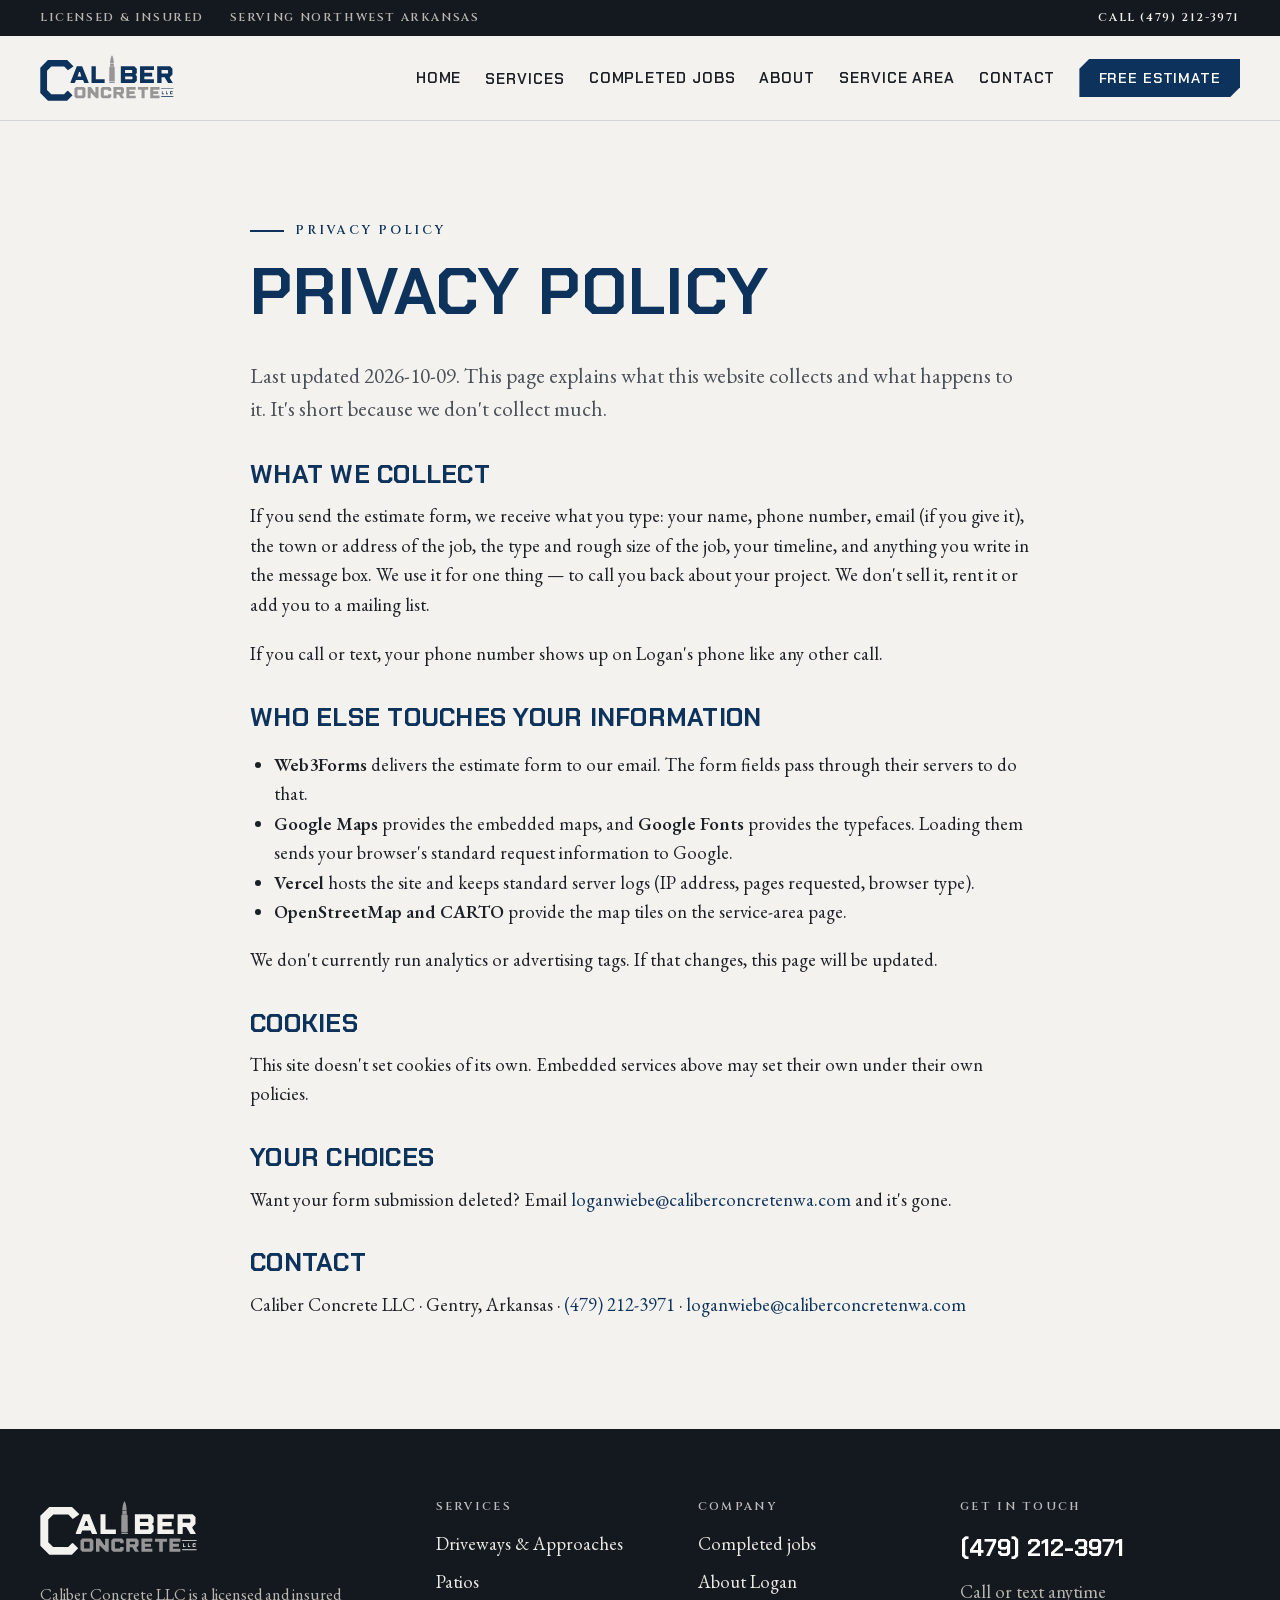
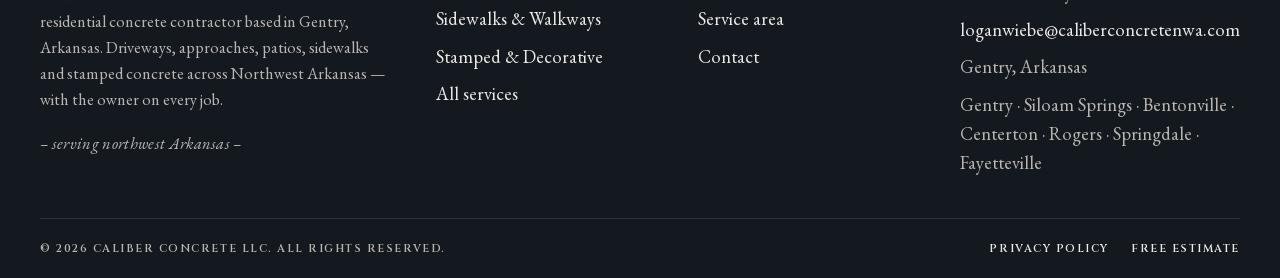
<file: privacy.html>
<!DOCTYPE html>
<html lang="en">
<head>
<meta charset="UTF-8" />
<meta name="viewport" content="width=device-width, initial-scale=1.0" />
<meta name="theme-color" content="#14181F" />
<title>Privacy Policy | Caliber Concrete LLC</title>
<meta name="description" content="What the Caliber Concrete website collects, why, and who else touches it." />
<link rel="canonical" href="https://caliberconcretenwa.com/privacy" />
<link rel="icon" href="/favicon.ico?v=2" sizes="any" />
<link rel="icon" type="image/svg+xml" href="images/favicon.svg?v=2" />
<link rel="apple-touch-icon" href="images/apple-touch-icon.png?v=2" />
<link rel="preload" as="font" type="font/woff2" href="fonts/ChakraPetch-700-latin.woff2" crossorigin />
<link rel="preload" as="font" type="font/woff2" href="fonts/EBGaramond-400-latin.woff2" crossorigin />
<link rel="stylesheet" href="css/styles.css?v=18" />
<meta property="og:type" content="website" />
<meta property="og:site_name" content="Caliber Concrete LLC" />
<meta property="og:title" content="Privacy Policy | Caliber Concrete LLC" />
<meta property="og:description" content="What the Caliber Concrete website collects, why, and who else touches it." />
<meta property="og:url" content="https://caliberconcretenwa.com/privacy" />
<meta property="og:image" content="https://caliberconcretenwa.com/images/og-image.jpg" />
<meta property="og:image:width" content="1200" />
<meta property="og:image:height" content="630" />
<meta name="twitter:card" content="summary_large_image" />
<!-- Google Analytics / Ads tags: not installed yet — see README -->
</head>
<body>
<div class="topbar">
  <div class="wrap">
    <div class="topbar__left"><span>Licensed &amp; Insured</span><span>Serving Northwest Arkansas</span></div>
    <a href="tel:+14792123971">Call (479) 212-3971</a>
  </div>
</div>
<header class="header">
  <div class="wrap">
    <a class="brand" href="/" aria-label="Caliber Concrete LLC home"><svg class="logo " viewBox="0 0 956 329" role="img" aria-labelledby="logo-t" xmlns="http://www.w3.org/2000/svg"><title id="logo-t">Caliber Concrete LLC</title>
<style>.logo .p{fill:var(--logo-primary,#0D335C)}.logo .s{fill:var(--logo-secondary,#979697)}</style>
<path class="p" fill-rule="evenodd" d="M2.0 90.6 L 2.0 272.0 L 57.1 327.0 L 194.2 327.0 L 232.6 288.5 L 200.3 256.2 L 192.8 258.9 L 173.4 278.3 L 173.4 281.0 L 80.5 281.0 L 50.4 251.0 L 50.4 112.5 L 80.9 82.0 L 172.6 82.0 L 200.0 109.3 L 238.4 82.9 L 238.4 79.6 L 194.9 36.1 L 56.6 36.1Z"/>
<path class="p" fill-rule="evenodd" d="M263.3 81.2 L 218.3 195.0 L 218.3 200.8 L 248.8 200.8 L 257.3 179.2 L 308.0 179.2 L 316.6 201.0 L 349.4 201.0 L 301.5 81.2Z M279.4 122.0 L 286.4 122.0 L 295.4 153.0 L 269.4 153.0Z"/>
<path class="p" fill-rule="evenodd" d="M462.4 173.0 L 399.2 173.0 L 399.2 81.2 L 368.5 81.2 L 368.5 201.0 L 462.4 201.0Z"/>
<path class="p" fill-rule="evenodd" d="M675.5 200.8 L 692.4 183.8 L 692.4 150.8 L 684.4 142.8 L 684.4 138.2 L 692.4 130.2 L 692.4 98.7 L 674.7 81.0 L 578.1 81.0 L 578.1 200.8Z M608.4 108.0 L 658.3 108.0 L 659.4 110.0 L 659.4 128.0 L 608.4 128.0Z M609.1 153.0 L 658.3 153.0 L 661.4 157.4 L 661.4 170.2 L 657.8 173.8 L 609.1 173.8Z"/>
<path class="p" fill-rule="evenodd" d="M814.9 200.8 L 814.9 173.2 L 746.4 173.2 L 746.4 154.0 L 802.4 154.0 L 802.4 127.6 L 746.4 127.6 L 746.4 108.0 L 815.2 108.0 L 815.2 81.2 L 715.4 81.2 L 715.4 200.8Z"/>
<path class="p" fill-rule="evenodd" d="M838.4 201.0 L 869.4 201.0 L 869.4 159.0 L 891.0 159.0 L 916.4 200.8 L 950.2 200.8 L 928.4 164.1 L 928.4 158.8 L 947.4 139.8 L 947.4 97.6 L 930.7 81.0 L 838.4 81.0Z M912.0 108.0 L 916.2 112.2 L 916.2 130.2 L 910.9 133.0 L 869.4 133.0 L 869.4 108.0Z"/>
<path class="p" fill-rule="evenodd" d="M954.4 239.0 L 866.8 239.0 L 864.4 241.4 L 864.4 244.0 L 954.4 244.0Z"/>
<path class="p" fill-rule="evenodd" d="M871.6 262.9 L 871.6 280.8 L 881.4 280.8 L 886.4 279.9 L 886.4 276.0 L 876.2 276.0 L 876.2 258.6 L 872.5 257.9Z"/>
<path class="p" fill-rule="evenodd" d="M915.2 276.0 L 905.4 276.0 L 905.4 258.0 L 901.4 258.0 L 901.4 280.8 L 915.2 280.8Z"/>
<path class="p" fill-rule="evenodd" d="M933.6 280.7 L 943.2 280.7 L 948.4 277.9 L 948.4 273.0 L 943.6 273.0 L 942.5 276.0 L 935.4 276.0 L 935.4 263.0 L 942.3 263.0 L 944.3 266.5 L 947.9 264.3 L 948.6 260.7 L 945.9 258.0 L 934.4 258.0 L 929.9 262.5 L 929.9 278.3Z"/>
<path class="p" fill-rule="evenodd" d="M953.9 299.8 L 953.9 294.2 L 866.4 294.2 L 866.4 299.8Z"/>
<path class="s" fill-rule="evenodd" d="M314.0 229.0 L 257.8 229.0 L 246.5 240.2 L 246.5 297.5 L 258.0 309.0 L 313.5 309.0 L 325.3 297.2 L 325.3 240.2Z M301.9 248.6 L 302.6 249.4 L 302.6 289.4 L 268.4 289.4 L 268.4 248.6Z"/>
<path class="s" fill-rule="evenodd" d="M362.4 309.0 L 362.4 269.0 L 361.8 269.0 L 401.8 309.0 L 418.6 309.0 L 418.6 229.5 L 396.6 229.5 L 396.6 268.0 L 391.6 268.0 L 364.3 229.0 L 341.2 229.0 L 341.2 309.0Z"/>
<path class="s" fill-rule="evenodd" d="M434.4 296.8 L 446.5 309.0 L 498.4 309.0 L 509.6 297.8 L 509.6 280.5 L 488.9 280.5 L 486.5 289.0 L 456.4 289.0 L 456.4 248.5 L 487.1 248.5 L 489.4 258.0 L 509.7 258.0 L 509.7 239.9 L 498.9 229.0 L 445.9 229.0 L 434.4 240.5Z"/>
<path class="s" fill-rule="evenodd" d="M525.4 308.8 L 547.2 308.8 L 547.2 282.0 L 562.3 282.0 L 579.1 308.6 L 603.6 308.6 L 588.4 286.4 L 588.4 282.6 L 600.6 270.4 L 600.6 240.2 L 589.4 229.0 L 525.4 229.0Z M578.8 248.0 L 578.8 262.2 L 577.0 264.0 L 547.4 264.0 L 547.4 248.0Z"/>
<path class="s" fill-rule="evenodd" d="M618.0 308.7 L 684.6 308.7 L 684.6 290.6 L 639.5 290.6 L 639.5 278.2 L 676.4 278.2 L 676.4 259.8 L 638.6 259.8 L 638.6 248.0 L 684.4 248.0 L 684.4 229.0 L 618.0 229.0Z"/>
<path class="s" fill-rule="evenodd" d="M748.2 308.8 L 748.2 247.9 L 774.4 247.9 L 774.4 229.6 L 700.4 229.6 L 700.4 248.0 L 726.4 248.0 L 726.4 308.8Z"/>
<path class="s" fill-rule="evenodd" d="M855.2 309.0 L 855.2 290.5 L 809.9 290.5 L 809.9 278.2 L 846.6 278.2 L 846.6 261.2 L 846.1 259.8 L 809.6 259.8 L 809.6 248.0 L 855.4 248.0 L 855.4 229.0 L 788.6 229.0 L 788.6 309.0Z"/>
<path class="s" fill-rule="evenodd" d="M514.9 2.0 C 521.0 7.6 527.5 29.0 528.3 58.0 L 501.5 58.0 C 502.3 29.0 508.8 7.6 514.9 2.0ZM528.4 60.5 C 528.4 61.7 528.4 62.8 528.4 64.0 L 528.4 79.0 L 531.4 80.0 L 531.4 80.5 L 498.4 80.5 L 498.4 80.0 L 501.4 79.0 L 501.4 64.0 C 501.4 62.8 501.4 61.7 501.4 60.5ZM531.4 83.0 L 531.4 84.0 L 533.9 88.0 L 534.9 188.0 L 531.4 189.0 L 531.4 189.5 L 498.4 189.5 L 498.4 189.0 L 494.9 188.0 L 495.9 88.0 L 498.4 84.0 L 498.4 83.0ZM531.4 192.5 L 531.4 193.0 L 535.4 195.0 L 535.4 200.5 L 494.4 200.5 L 494.4 195.0 L 498.4 193.0 L 498.4 192.5Z"/>
</svg></a>
    <a class="header__call" href="tel:+14792123971">(479) 212-3971</a>
    <button class="nav-toggle" aria-label="Menu" aria-expanded="false" aria-controls="nav"><span></span><span></span><span></span></button>
    <nav class="nav" id="nav" aria-label="Main"><a href="/">Home</a><div class="has-sub"><a href="services" aria-expanded="false">Services</a><div class="sub"><a class="sub__all" href="services">All Services</a><a href="driveways">Driveways &amp; Approaches</a><a href="patios">Patios</a><a href="sidewalks">Sidewalks &amp; Walkways</a><a href="stamped-decorative">Stamped &amp; Decorative</a></div></div><a href="completed-jobs">Completed Jobs</a><a href="about">About</a><a href="service-area">Service Area</a><a href="contact">Contact</a><a class="btn btn--navy" href="contact">Free Estimate</a></nav>
  </div>
</header>
<main>

<section class="section">
  <div class="wrap prose">
    <div class="eyebrow">Privacy Policy</div>
    <h1>Privacy policy</h1>
    <p class="lead">Last updated 2026-10-09. This page explains what this website collects and what happens to it. It's short because we don't collect much.</p>
    <h2>What we collect</h2>
    <p>If you send the estimate form, we receive what you type: your name, phone number, email (if you give it), the town or address of the job, the type and rough size of the job, your timeline, and anything you write in the message box. We use it for one thing — to call you back about your project. We don't sell it, rent it or add you to a mailing list.</p>
    <p>If you call or text, your phone number shows up on Logan's phone like any other call.</p>
    <h2>Who else touches your information</h2>
    <ul>
      <li><strong>Web3Forms</strong> delivers the estimate form to our email. The form fields pass through their servers to do that.</li>
      <li><strong>Google Maps</strong> provides the embedded maps, and <strong>Google Fonts</strong> provides the typefaces. Loading them sends your browser's standard request information to Google.</li>
      <li><strong>Vercel</strong> hosts the site and keeps standard server logs (IP address, pages requested, browser type).</li>
      <li><strong>OpenStreetMap and CARTO</strong> provide the map tiles on the service-area page.</li>
    </ul>
    <p>We don't currently run analytics or advertising tags. If that changes, this page will be updated.</p>
    <h2>Cookies</h2>
    <p>This site doesn't set cookies of its own. Embedded services above may set their own under their own policies.</p>
    <h2>Your choices</h2>
    <p>Want your form submission deleted? Email <a href="mailto:loganwiebe@caliberconcretenwa.com">loganwiebe@caliberconcretenwa.com</a> and it's gone.</p>
    <h2>Contact</h2>
    <p>Caliber Concrete LLC · Gentry, Arkansas · <a href="tel:+14792123971">(479) 212-3971</a> · <a href="mailto:loganwiebe@caliberconcretenwa.com">loganwiebe@caliberconcretenwa.com</a></p>
  </div>
</section>
</main>
<footer class="footer">
  <div class="wrap">
    <div class="footer__top">
      <div class="footer__logo" style="--logo-primary:#F4F2EE;--logo-secondary:#979697">
        <svg class="logo " viewBox="0 0 956 329" role="img" aria-labelledby="logo-f" xmlns="http://www.w3.org/2000/svg"><title id="logo-f">Caliber Concrete LLC</title>
<style>.logo .p{fill:var(--logo-primary,#0D335C)}.logo .s{fill:var(--logo-secondary,#979697)}</style>
<path class="p" fill-rule="evenodd" d="M2.0 90.6 L 2.0 272.0 L 57.1 327.0 L 194.2 327.0 L 232.6 288.5 L 200.3 256.2 L 192.8 258.9 L 173.4 278.3 L 173.4 281.0 L 80.5 281.0 L 50.4 251.0 L 50.4 112.5 L 80.9 82.0 L 172.6 82.0 L 200.0 109.3 L 238.4 82.9 L 238.4 79.6 L 194.9 36.1 L 56.6 36.1Z"/>
<path class="p" fill-rule="evenodd" d="M263.3 81.2 L 218.3 195.0 L 218.3 200.8 L 248.8 200.8 L 257.3 179.2 L 308.0 179.2 L 316.6 201.0 L 349.4 201.0 L 301.5 81.2Z M279.4 122.0 L 286.4 122.0 L 295.4 153.0 L 269.4 153.0Z"/>
<path class="p" fill-rule="evenodd" d="M462.4 173.0 L 399.2 173.0 L 399.2 81.2 L 368.5 81.2 L 368.5 201.0 L 462.4 201.0Z"/>
<path class="p" fill-rule="evenodd" d="M675.5 200.8 L 692.4 183.8 L 692.4 150.8 L 684.4 142.8 L 684.4 138.2 L 692.4 130.2 L 692.4 98.7 L 674.7 81.0 L 578.1 81.0 L 578.1 200.8Z M608.4 108.0 L 658.3 108.0 L 659.4 110.0 L 659.4 128.0 L 608.4 128.0Z M609.1 153.0 L 658.3 153.0 L 661.4 157.4 L 661.4 170.2 L 657.8 173.8 L 609.1 173.8Z"/>
<path class="p" fill-rule="evenodd" d="M814.9 200.8 L 814.9 173.2 L 746.4 173.2 L 746.4 154.0 L 802.4 154.0 L 802.4 127.6 L 746.4 127.6 L 746.4 108.0 L 815.2 108.0 L 815.2 81.2 L 715.4 81.2 L 715.4 200.8Z"/>
<path class="p" fill-rule="evenodd" d="M838.4 201.0 L 869.4 201.0 L 869.4 159.0 L 891.0 159.0 L 916.4 200.8 L 950.2 200.8 L 928.4 164.1 L 928.4 158.8 L 947.4 139.8 L 947.4 97.6 L 930.7 81.0 L 838.4 81.0Z M912.0 108.0 L 916.2 112.2 L 916.2 130.2 L 910.9 133.0 L 869.4 133.0 L 869.4 108.0Z"/>
<path class="p" fill-rule="evenodd" d="M954.4 239.0 L 866.8 239.0 L 864.4 241.4 L 864.4 244.0 L 954.4 244.0Z"/>
<path class="p" fill-rule="evenodd" d="M871.6 262.9 L 871.6 280.8 L 881.4 280.8 L 886.4 279.9 L 886.4 276.0 L 876.2 276.0 L 876.2 258.6 L 872.5 257.9Z"/>
<path class="p" fill-rule="evenodd" d="M915.2 276.0 L 905.4 276.0 L 905.4 258.0 L 901.4 258.0 L 901.4 280.8 L 915.2 280.8Z"/>
<path class="p" fill-rule="evenodd" d="M933.6 280.7 L 943.2 280.7 L 948.4 277.9 L 948.4 273.0 L 943.6 273.0 L 942.5 276.0 L 935.4 276.0 L 935.4 263.0 L 942.3 263.0 L 944.3 266.5 L 947.9 264.3 L 948.6 260.7 L 945.9 258.0 L 934.4 258.0 L 929.9 262.5 L 929.9 278.3Z"/>
<path class="p" fill-rule="evenodd" d="M953.9 299.8 L 953.9 294.2 L 866.4 294.2 L 866.4 299.8Z"/>
<path class="s" fill-rule="evenodd" d="M314.0 229.0 L 257.8 229.0 L 246.5 240.2 L 246.5 297.5 L 258.0 309.0 L 313.5 309.0 L 325.3 297.2 L 325.3 240.2Z M301.9 248.6 L 302.6 249.4 L 302.6 289.4 L 268.4 289.4 L 268.4 248.6Z"/>
<path class="s" fill-rule="evenodd" d="M362.4 309.0 L 362.4 269.0 L 361.8 269.0 L 401.8 309.0 L 418.6 309.0 L 418.6 229.5 L 396.6 229.5 L 396.6 268.0 L 391.6 268.0 L 364.3 229.0 L 341.2 229.0 L 341.2 309.0Z"/>
<path class="s" fill-rule="evenodd" d="M434.4 296.8 L 446.5 309.0 L 498.4 309.0 L 509.6 297.8 L 509.6 280.5 L 488.9 280.5 L 486.5 289.0 L 456.4 289.0 L 456.4 248.5 L 487.1 248.5 L 489.4 258.0 L 509.7 258.0 L 509.7 239.9 L 498.9 229.0 L 445.9 229.0 L 434.4 240.5Z"/>
<path class="s" fill-rule="evenodd" d="M525.4 308.8 L 547.2 308.8 L 547.2 282.0 L 562.3 282.0 L 579.1 308.6 L 603.6 308.6 L 588.4 286.4 L 588.4 282.6 L 600.6 270.4 L 600.6 240.2 L 589.4 229.0 L 525.4 229.0Z M578.8 248.0 L 578.8 262.2 L 577.0 264.0 L 547.4 264.0 L 547.4 248.0Z"/>
<path class="s" fill-rule="evenodd" d="M618.0 308.7 L 684.6 308.7 L 684.6 290.6 L 639.5 290.6 L 639.5 278.2 L 676.4 278.2 L 676.4 259.8 L 638.6 259.8 L 638.6 248.0 L 684.4 248.0 L 684.4 229.0 L 618.0 229.0Z"/>
<path class="s" fill-rule="evenodd" d="M748.2 308.8 L 748.2 247.9 L 774.4 247.9 L 774.4 229.6 L 700.4 229.6 L 700.4 248.0 L 726.4 248.0 L 726.4 308.8Z"/>
<path class="s" fill-rule="evenodd" d="M855.2 309.0 L 855.2 290.5 L 809.9 290.5 L 809.9 278.2 L 846.6 278.2 L 846.6 261.2 L 846.1 259.8 L 809.6 259.8 L 809.6 248.0 L 855.4 248.0 L 855.4 229.0 L 788.6 229.0 L 788.6 309.0Z"/>
<path class="s" fill-rule="evenodd" d="M514.9 2.0 C 521.0 7.6 527.5 29.0 528.3 58.0 L 501.5 58.0 C 502.3 29.0 508.8 7.6 514.9 2.0ZM528.4 60.5 C 528.4 61.7 528.4 62.8 528.4 64.0 L 528.4 79.0 L 531.4 80.0 L 531.4 80.5 L 498.4 80.5 L 498.4 80.0 L 501.4 79.0 L 501.4 64.0 C 501.4 62.8 501.4 61.7 501.4 60.5ZM531.4 83.0 L 531.4 84.0 L 533.9 88.0 L 534.9 188.0 L 531.4 189.0 L 531.4 189.5 L 498.4 189.5 L 498.4 189.0 L 494.9 188.0 L 495.9 88.0 L 498.4 84.0 L 498.4 83.0ZM531.4 192.5 L 531.4 193.0 L 535.4 195.0 L 535.4 200.5 L 494.4 200.5 L 494.4 195.0 L 498.4 193.0 L 498.4 192.5Z"/>
</svg>
        <p>Caliber Concrete LLC is a licensed and insured residential concrete contractor based in Gentry, Arkansas. Driveways, approaches, patios, sidewalks and stamped concrete across Northwest Arkansas — with the owner on every job.</p>
        <p class="footer__tag">– serving northwest Arkansas –</p>
      </div>
      <div>
        <h4>Services</h4>
        <ul><li><a href="driveways">Driveways &amp; Approaches</a></li><li><a href="patios">Patios</a></li><li><a href="sidewalks">Sidewalks &amp; Walkways</a></li><li><a href="stamped-decorative">Stamped &amp; Decorative</a></li><li><a href="services">All services</a></li></ul>
      </div>
      <div>
        <h4>Company</h4>
        <ul><li><a href="completed-jobs">Completed jobs</a></li><li><a href="about">About Logan</a></li><li><a href="service-area">Service area</a></li><li><a href="contact">Contact</a></li></ul>
      </div>
      <div>
        <h4>Get in touch</h4>
        <a class="footer__phone" href="tel:+14792123971">(479) 212-3971</a>
        <ul>
          <li>Call or text anytime</li>
          <li><a href="mailto:loganwiebe@caliberconcretenwa.com">loganwiebe@caliberconcretenwa.com</a></li>
          <li>Gentry, Arkansas</li>
          <li>Gentry · Siloam Springs · Bentonville · Centerton · Rogers · Springdale · Fayetteville</li>
        </ul>
      </div>
    </div>
    <div class="footer__bottom">
      <span>&copy; 2026 Caliber Concrete LLC. All rights reserved.</span>
      <div class="footer__legal"><a href="privacy">Privacy Policy</a><a href="contact">Free Estimate</a></div>
    </div>
  </div>
</footer>
<script src="js/site.js?v=12"></script>
</body>
</html>
</file>
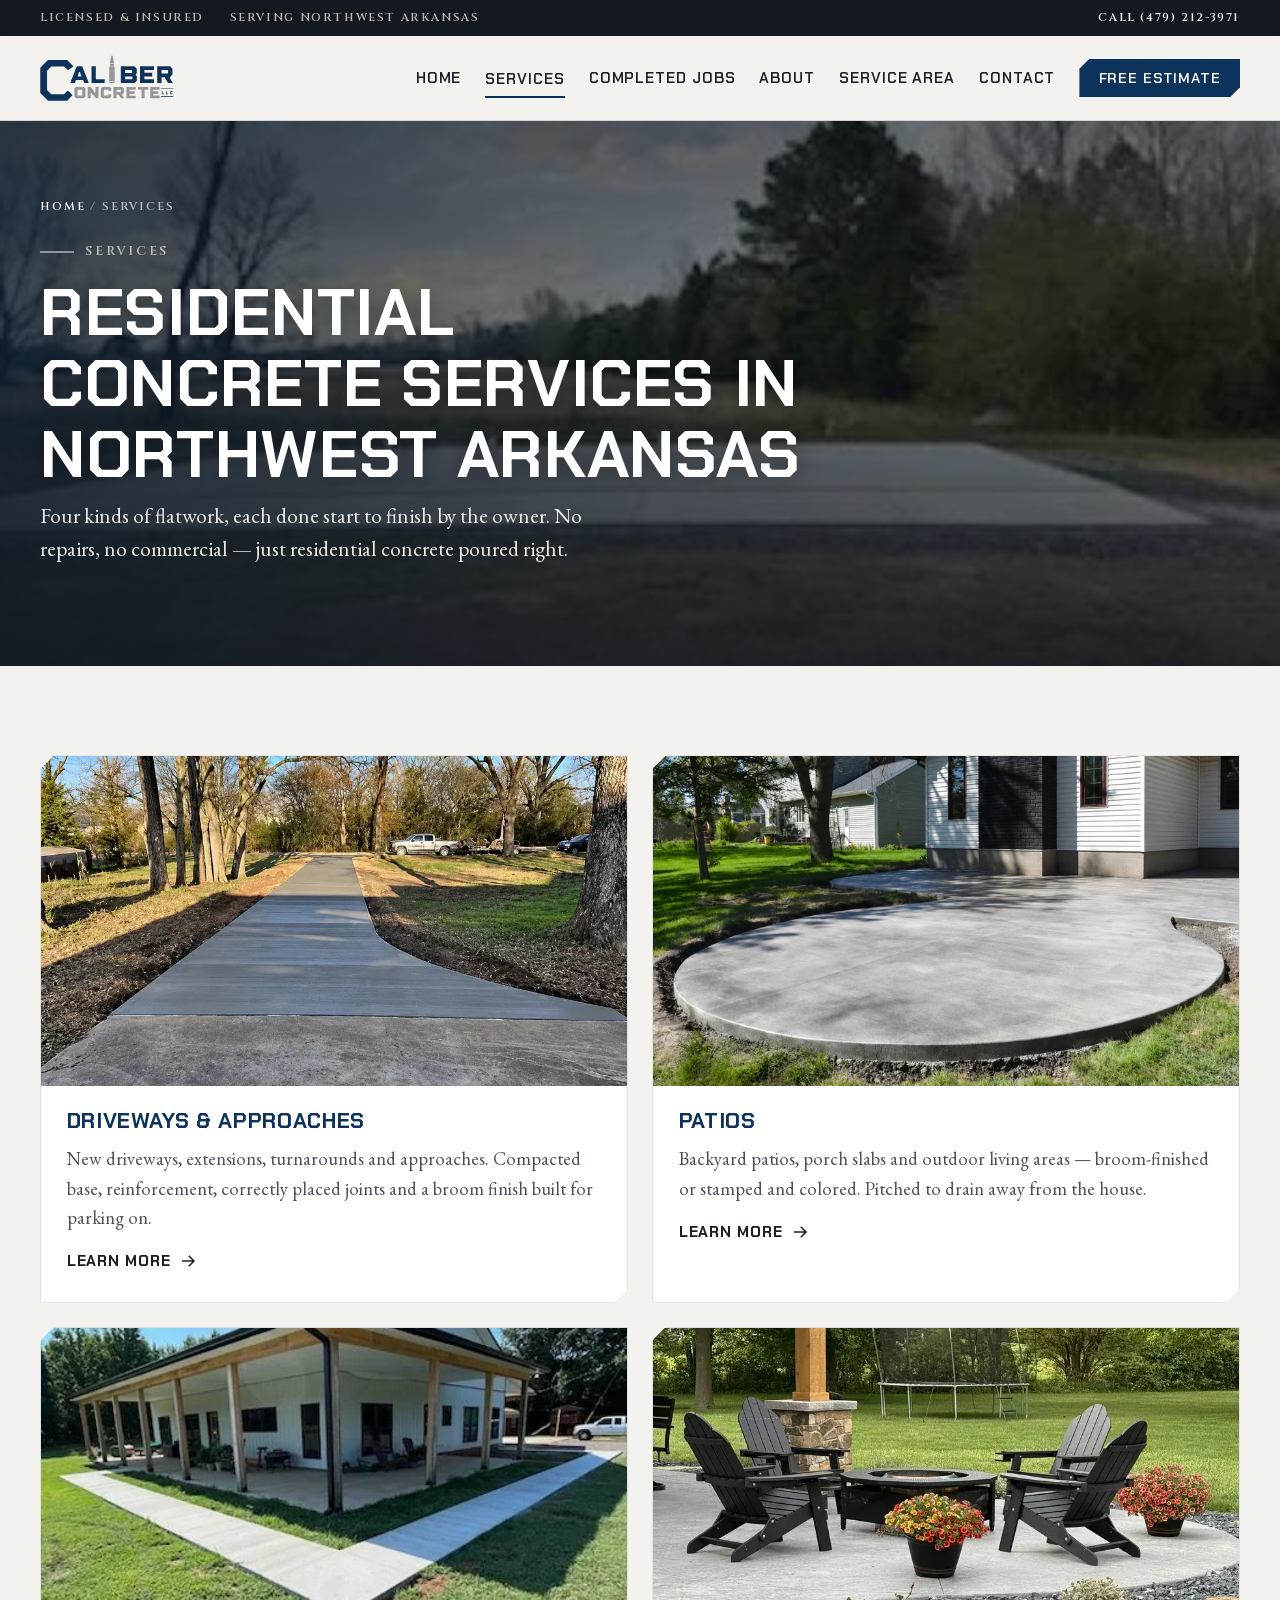
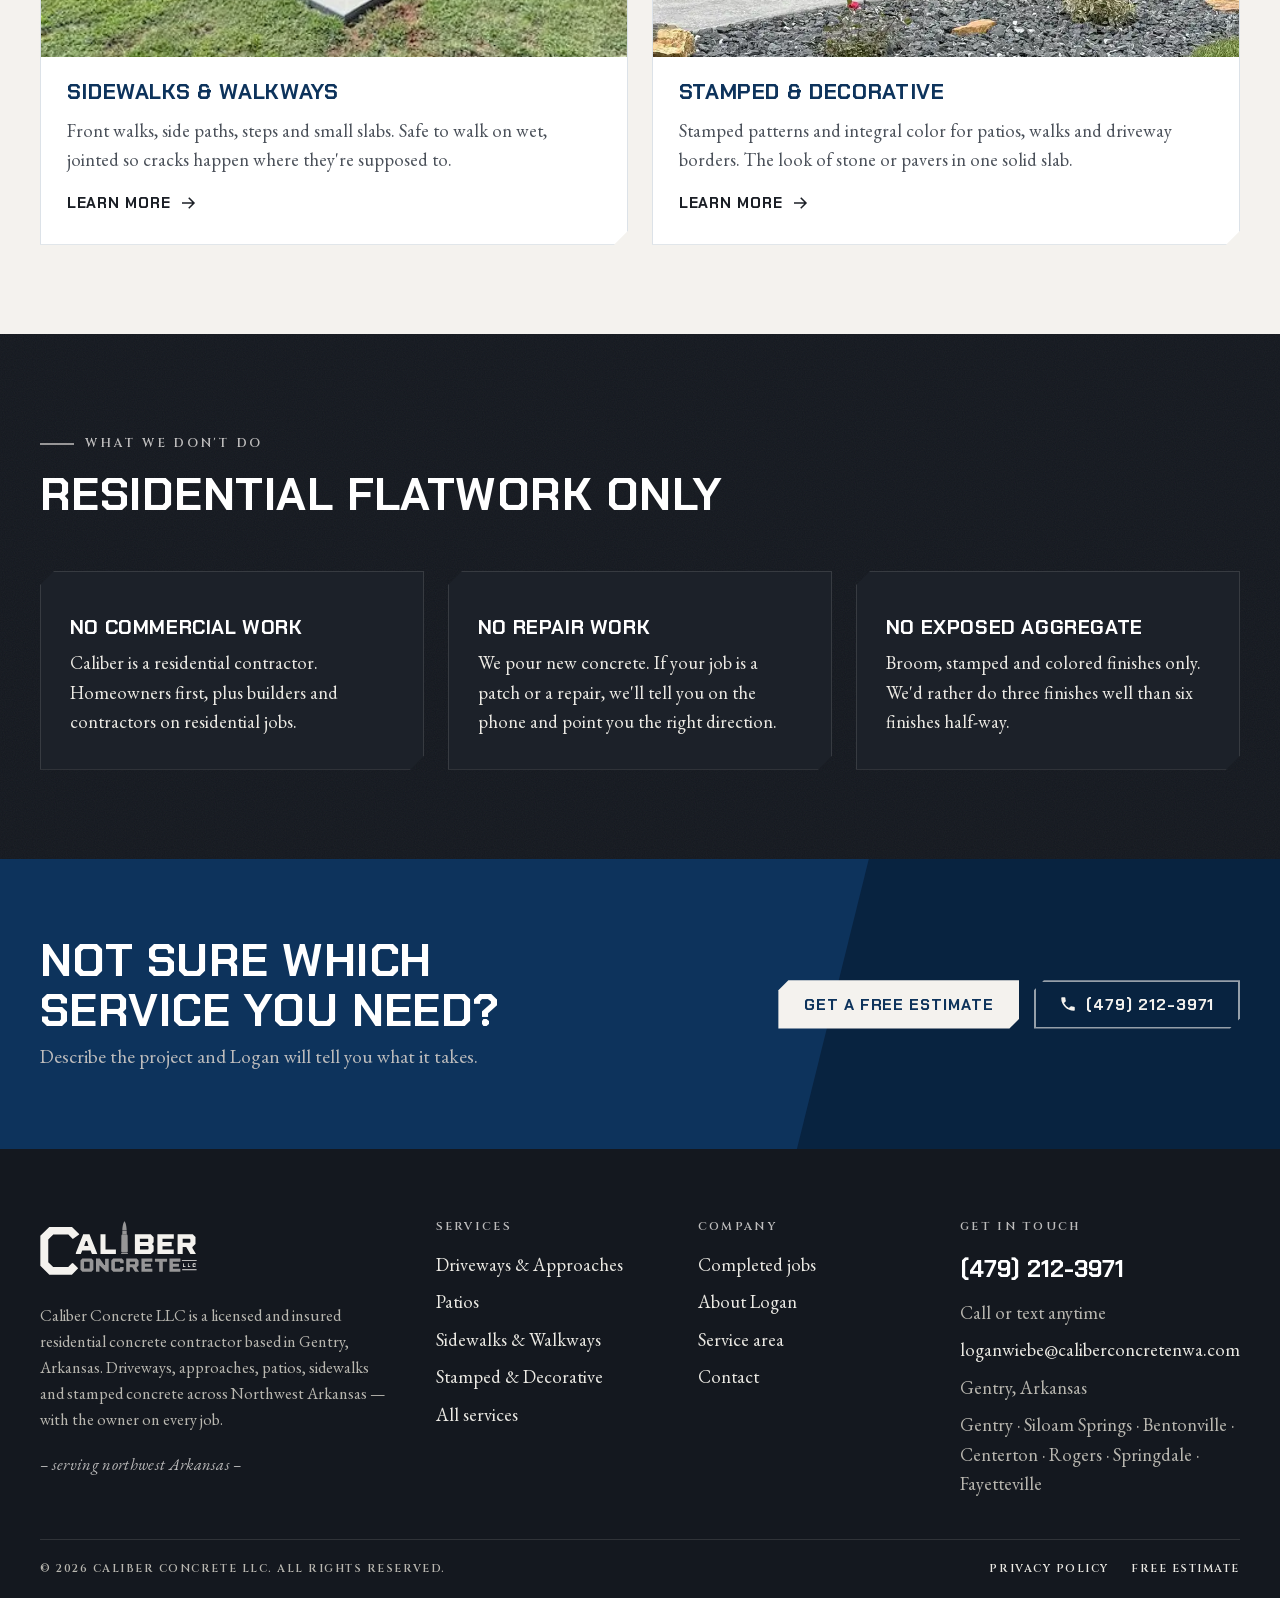
<file: services.html>
<!DOCTYPE html>
<html lang="en">
<head>
<meta charset="UTF-8" />
<meta name="viewport" content="width=device-width, initial-scale=1.0" />
<meta name="theme-color" content="#14181F" />
<title>Residential Concrete Services in NWA | Caliber Concrete</title>
<meta name="description" content="Driveways, approaches, patios, sidewalks and stamped concrete for homeowners across Northwest Arkansas. Licensed &amp; insured, owner on every job. Free estimates." />
<link rel="canonical" href="https://caliberconcretenwa.com/services" />
<link rel="icon" href="/favicon.ico?v=2" sizes="any" />
<link rel="icon" type="image/svg+xml" href="images/favicon.svg?v=2" />
<link rel="apple-touch-icon" href="images/apple-touch-icon.png?v=2" />
<link rel="preload" as="font" type="font/woff2" href="fonts/ChakraPetch-700-latin.woff2" crossorigin />
<link rel="preload" as="font" type="font/woff2" href="fonts/EBGaramond-400-latin.woff2" crossorigin />
<link rel="preload" as="image" fetchpriority="high" href="images/photos/slab-pad-sunset-sm.webp" media="(max-width:700px)" />
<link rel="preload" as="image" fetchpriority="high" href="images/photos/slab-pad-sunset.webp" media="(min-width:701px)" />
<link rel="stylesheet" href="css/styles.css?v=18" />
<meta property="og:type" content="website" />
<meta property="og:site_name" content="Caliber Concrete LLC" />
<meta property="og:title" content="Residential Concrete Services in NWA | Caliber Concrete" />
<meta property="og:description" content="Driveways, approaches, patios, sidewalks and stamped concrete for homeowners across Northwest Arkansas. Licensed &amp; insured, owner on every job. Free estimates." />
<meta property="og:url" content="https://caliberconcretenwa.com/services" />
<meta property="og:image" content="https://caliberconcretenwa.com/images/og-image.jpg" />
<meta property="og:image:width" content="1200" />
<meta property="og:image:height" content="630" />
<meta name="twitter:card" content="summary_large_image" />
<!-- Google Analytics / Ads tags: not installed yet — see README -->
</head>
<body>
<div class="topbar">
  <div class="wrap">
    <div class="topbar__left"><span>Licensed &amp; Insured</span><span>Serving Northwest Arkansas</span></div>
    <a href="tel:+14792123971">Call (479) 212-3971</a>
  </div>
</div>
<header class="header">
  <div class="wrap">
    <a class="brand" href="/" aria-label="Caliber Concrete LLC home"><svg class="logo " viewBox="0 0 956 329" role="img" aria-labelledby="logo-t" xmlns="http://www.w3.org/2000/svg"><title id="logo-t">Caliber Concrete LLC</title>
<style>.logo .p{fill:var(--logo-primary,#0D335C)}.logo .s{fill:var(--logo-secondary,#979697)}</style>
<path class="p" fill-rule="evenodd" d="M2.0 90.6 L 2.0 272.0 L 57.1 327.0 L 194.2 327.0 L 232.6 288.5 L 200.3 256.2 L 192.8 258.9 L 173.4 278.3 L 173.4 281.0 L 80.5 281.0 L 50.4 251.0 L 50.4 112.5 L 80.9 82.0 L 172.6 82.0 L 200.0 109.3 L 238.4 82.9 L 238.4 79.6 L 194.9 36.1 L 56.6 36.1Z"/>
<path class="p" fill-rule="evenodd" d="M263.3 81.2 L 218.3 195.0 L 218.3 200.8 L 248.8 200.8 L 257.3 179.2 L 308.0 179.2 L 316.6 201.0 L 349.4 201.0 L 301.5 81.2Z M279.4 122.0 L 286.4 122.0 L 295.4 153.0 L 269.4 153.0Z"/>
<path class="p" fill-rule="evenodd" d="M462.4 173.0 L 399.2 173.0 L 399.2 81.2 L 368.5 81.2 L 368.5 201.0 L 462.4 201.0Z"/>
<path class="p" fill-rule="evenodd" d="M675.5 200.8 L 692.4 183.8 L 692.4 150.8 L 684.4 142.8 L 684.4 138.2 L 692.4 130.2 L 692.4 98.7 L 674.7 81.0 L 578.1 81.0 L 578.1 200.8Z M608.4 108.0 L 658.3 108.0 L 659.4 110.0 L 659.4 128.0 L 608.4 128.0Z M609.1 153.0 L 658.3 153.0 L 661.4 157.4 L 661.4 170.2 L 657.8 173.8 L 609.1 173.8Z"/>
<path class="p" fill-rule="evenodd" d="M814.9 200.8 L 814.9 173.2 L 746.4 173.2 L 746.4 154.0 L 802.4 154.0 L 802.4 127.6 L 746.4 127.6 L 746.4 108.0 L 815.2 108.0 L 815.2 81.2 L 715.4 81.2 L 715.4 200.8Z"/>
<path class="p" fill-rule="evenodd" d="M838.4 201.0 L 869.4 201.0 L 869.4 159.0 L 891.0 159.0 L 916.4 200.8 L 950.2 200.8 L 928.4 164.1 L 928.4 158.8 L 947.4 139.8 L 947.4 97.6 L 930.7 81.0 L 838.4 81.0Z M912.0 108.0 L 916.2 112.2 L 916.2 130.2 L 910.9 133.0 L 869.4 133.0 L 869.4 108.0Z"/>
<path class="p" fill-rule="evenodd" d="M954.4 239.0 L 866.8 239.0 L 864.4 241.4 L 864.4 244.0 L 954.4 244.0Z"/>
<path class="p" fill-rule="evenodd" d="M871.6 262.9 L 871.6 280.8 L 881.4 280.8 L 886.4 279.9 L 886.4 276.0 L 876.2 276.0 L 876.2 258.6 L 872.5 257.9Z"/>
<path class="p" fill-rule="evenodd" d="M915.2 276.0 L 905.4 276.0 L 905.4 258.0 L 901.4 258.0 L 901.4 280.8 L 915.2 280.8Z"/>
<path class="p" fill-rule="evenodd" d="M933.6 280.7 L 943.2 280.7 L 948.4 277.9 L 948.4 273.0 L 943.6 273.0 L 942.5 276.0 L 935.4 276.0 L 935.4 263.0 L 942.3 263.0 L 944.3 266.5 L 947.9 264.3 L 948.6 260.7 L 945.9 258.0 L 934.4 258.0 L 929.9 262.5 L 929.9 278.3Z"/>
<path class="p" fill-rule="evenodd" d="M953.9 299.8 L 953.9 294.2 L 866.4 294.2 L 866.4 299.8Z"/>
<path class="s" fill-rule="evenodd" d="M314.0 229.0 L 257.8 229.0 L 246.5 240.2 L 246.5 297.5 L 258.0 309.0 L 313.5 309.0 L 325.3 297.2 L 325.3 240.2Z M301.9 248.6 L 302.6 249.4 L 302.6 289.4 L 268.4 289.4 L 268.4 248.6Z"/>
<path class="s" fill-rule="evenodd" d="M362.4 309.0 L 362.4 269.0 L 361.8 269.0 L 401.8 309.0 L 418.6 309.0 L 418.6 229.5 L 396.6 229.5 L 396.6 268.0 L 391.6 268.0 L 364.3 229.0 L 341.2 229.0 L 341.2 309.0Z"/>
<path class="s" fill-rule="evenodd" d="M434.4 296.8 L 446.5 309.0 L 498.4 309.0 L 509.6 297.8 L 509.6 280.5 L 488.9 280.5 L 486.5 289.0 L 456.4 289.0 L 456.4 248.5 L 487.1 248.5 L 489.4 258.0 L 509.7 258.0 L 509.7 239.9 L 498.9 229.0 L 445.9 229.0 L 434.4 240.5Z"/>
<path class="s" fill-rule="evenodd" d="M525.4 308.8 L 547.2 308.8 L 547.2 282.0 L 562.3 282.0 L 579.1 308.6 L 603.6 308.6 L 588.4 286.4 L 588.4 282.6 L 600.6 270.4 L 600.6 240.2 L 589.4 229.0 L 525.4 229.0Z M578.8 248.0 L 578.8 262.2 L 577.0 264.0 L 547.4 264.0 L 547.4 248.0Z"/>
<path class="s" fill-rule="evenodd" d="M618.0 308.7 L 684.6 308.7 L 684.6 290.6 L 639.5 290.6 L 639.5 278.2 L 676.4 278.2 L 676.4 259.8 L 638.6 259.8 L 638.6 248.0 L 684.4 248.0 L 684.4 229.0 L 618.0 229.0Z"/>
<path class="s" fill-rule="evenodd" d="M748.2 308.8 L 748.2 247.9 L 774.4 247.9 L 774.4 229.6 L 700.4 229.6 L 700.4 248.0 L 726.4 248.0 L 726.4 308.8Z"/>
<path class="s" fill-rule="evenodd" d="M855.2 309.0 L 855.2 290.5 L 809.9 290.5 L 809.9 278.2 L 846.6 278.2 L 846.6 261.2 L 846.1 259.8 L 809.6 259.8 L 809.6 248.0 L 855.4 248.0 L 855.4 229.0 L 788.6 229.0 L 788.6 309.0Z"/>
<path class="s" fill-rule="evenodd" d="M514.9 2.0 C 521.0 7.6 527.5 29.0 528.3 58.0 L 501.5 58.0 C 502.3 29.0 508.8 7.6 514.9 2.0ZM528.4 60.5 C 528.4 61.7 528.4 62.8 528.4 64.0 L 528.4 79.0 L 531.4 80.0 L 531.4 80.5 L 498.4 80.5 L 498.4 80.0 L 501.4 79.0 L 501.4 64.0 C 501.4 62.8 501.4 61.7 501.4 60.5ZM531.4 83.0 L 531.4 84.0 L 533.9 88.0 L 534.9 188.0 L 531.4 189.0 L 531.4 189.5 L 498.4 189.5 L 498.4 189.0 L 494.9 188.0 L 495.9 88.0 L 498.4 84.0 L 498.4 83.0ZM531.4 192.5 L 531.4 193.0 L 535.4 195.0 L 535.4 200.5 L 494.4 200.5 L 494.4 195.0 L 498.4 193.0 L 498.4 192.5Z"/>
</svg></a>
    <a class="header__call" href="tel:+14792123971">(479) 212-3971</a>
    <button class="nav-toggle" aria-label="Menu" aria-expanded="false" aria-controls="nav"><span></span><span></span><span></span></button>
    <nav class="nav" id="nav" aria-label="Main"><a href="/">Home</a><div class="has-sub"><a href="services" aria-expanded="false">Services</a><div class="sub"><a class="sub__all" href="services">All Services</a><a href="driveways">Driveways &amp; Approaches</a><a href="patios">Patios</a><a href="sidewalks">Sidewalks &amp; Walkways</a><a href="stamped-decorative">Stamped &amp; Decorative</a></div></div><a href="completed-jobs">Completed Jobs</a><a href="about">About</a><a href="service-area">Service Area</a><a href="contact">Contact</a><a class="btn btn--navy" href="contact">Free Estimate</a></nav>
  </div>
</header>
<main>
<section class="hero hero--page">
  <picture><source media="(max-width:700px)" srcset="images/photos/slab-pad-sunset-sm.webp" /><img class="hero__img" src="images/photos/slab-pad-sunset.webp" alt="Freshly poured concrete pad at sunset in Northwest Arkansas" width="360" height="480" fetchpriority="high" style="object-position:center 62%" /></picture>
  <div class="wrap"><div class="hero__inner">
    <div class="crumbs fade-in"><a href="/">Home</a> / Services</div>
    <div class="eyebrow fade-in">Services</div>
    <h1 class="fade-in">Residential concrete services in Northwest Arkansas</h1>
    <p class="lead fade-in">Four kinds of flatwork, each done start to finish by the owner. No repairs, no commercial — just residential concrete poured right.</p>
  </div></div>
</section>

<section class="section">
  <div class="wrap">
    <div class="svc-list">
      <a class="svc reveal" href="driveways"><img src="images/photos/driveway-tree-lined.webp" srcset="images/photos/driveway-tree-lined-sm.webp 900w, images/photos/driveway-tree-lined.webp 1448w" sizes="(max-width:600px) 100vw, 50vw" alt="Long concrete driveway running between mature trees" width="1448" height="1086" loading="lazy" /><div class="svc__body"><h3>Driveways &amp; Approaches</h3><p>New driveways, extensions, turnarounds and approaches. Compacted base, reinforcement, correctly placed joints and a broom finish built for parking on.</p><span class="arrow-link">Learn more <svg viewBox="0 0 24 24" aria-hidden="true"><path fill="none" stroke="currentColor" stroke-width="2" d="M4 12h16M13 5l7 7-7 7"/></svg></span></div></a>
      <a class="svc reveal" data-delay="1" href="patios"><img src="images/photos/patio-round-backyard.webp" srcset="images/photos/patio-round-backyard-xs.webp 480w, images/photos/patio-round-backyard-sm.webp 800w, images/photos/patio-round-backyard.webp 1537w" sizes="(max-width:600px) 100vw, 50vw" alt="Rounded backyard concrete patio with a smooth finish" width="1537" height="1023" loading="lazy" /><div class="svc__body"><h3>Patios</h3><p>Backyard patios, porch slabs and outdoor living areas — broom-finished or stamped and colored. Pitched to drain away from the house.</p><span class="arrow-link">Learn more <svg viewBox="0 0 24 24" aria-hidden="true"><path fill="none" stroke="currentColor" stroke-width="2" d="M4 12h16M13 5l7 7-7 7"/></svg></span></div></a>
      <a class="svc reveal" href="sidewalks"><img src="images/photos/sidewalk-wraparound-home.webp" sizes="(max-width:600px) 100vw, 50vw" alt="Concrete sidewalk wrapping around the side of a home" width="480" height="360" loading="lazy" /><div class="svc__body"><h3>Sidewalks &amp; Walkways</h3><p>Front walks, side paths, steps and small slabs. Safe to walk on wet, jointed so cracks happen where they're supposed to.</p><span class="arrow-link">Learn more <svg viewBox="0 0 24 24" aria-hidden="true"><path fill="none" stroke="currentColor" stroke-width="2" d="M4 12h16M13 5l7 7-7 7"/></svg></span></div></a>
      <a class="svc reveal" data-delay="1" href="stamped-decorative"><img src="images/work/stamped-patio-tile.webp" srcset="images/work/stamped-patio-tile-sm.webp 900w, images/work/stamped-patio-tile.webp 1800w" sizes="(max-width:600px) 100vw, 50vw" alt="Backyard concrete patio with a fire pit and Adirondack chairs" width="1800" height="1350" loading="lazy" /><div class="svc__body"><h3>Stamped &amp; Decorative</h3><p>Stamped patterns and integral color for patios, walks and driveway borders. The look of stone or pavers in one solid slab.</p><span class="arrow-link">Learn more <svg viewBox="0 0 24 24" aria-hidden="true"><path fill="none" stroke="currentColor" stroke-width="2" d="M4 12h16M13 5l7 7-7 7"/></svg></span></div></a>
    </div>
  </div>
</section>

<section class="section on-dark">
  <div class="wrap">
    <div class="section__head reveal"><div class="eyebrow">What we don't do</div><h2>Residential flatwork only</h2></div>
    <div class="grid grid--3">
      <div class="card reveal"><h3>No commercial work</h3><p>Caliber is a residential contractor. Homeowners first, plus builders and contractors on residential jobs.</p></div>
      <div class="card reveal" data-delay="1"><h3>No repair work</h3><p>We pour new concrete. If your job is a patch or a repair, we'll tell you on the phone and point you the right direction.</p></div>
      <div class="card reveal" data-delay="2"><h3>No exposed aggregate</h3><p>Broom, stamped and colored finishes only. We'd rather do three finishes well than six finishes half-way.</p></div>
    </div>
  </div>
</section>
<section class="cta">
  <div class="wrap">
    <div class="reveal"><h2>Not sure which service you need?</h2><p>Describe the project and Logan will tell you what it takes.</p></div>
    <div class="cta__actions reveal" data-delay="1"><a class="btn btn--navy" href="contact">Get a Free Estimate</a><a class="btn btn--ghost" href="tel:+14792123971"><svg viewBox="0 0 24 24" aria-hidden="true"><path fill="currentColor" d="M6.6 10.8a15.1 15.1 0 0 0 6.6 6.6l2.2-2.2a1 1 0 0 1 1-.25c1.1.37 2.3.57 3.6.57a1 1 0 0 1 1 1V20a1 1 0 0 1-1 1A17 17 0 0 1 3 4a1 1 0 0 1 1-1h3.5a1 1 0 0 1 1 1c0 1.25.2 2.45.57 3.57a1 1 0 0 1-.25 1L6.6 10.8z"/></svg> (479) 212-3971</a></div>
  </div>
</section>
</main>
<footer class="footer">
  <div class="wrap">
    <div class="footer__top">
      <div class="footer__logo" style="--logo-primary:#F4F2EE;--logo-secondary:#979697">
        <svg class="logo " viewBox="0 0 956 329" role="img" aria-labelledby="logo-f" xmlns="http://www.w3.org/2000/svg"><title id="logo-f">Caliber Concrete LLC</title>
<style>.logo .p{fill:var(--logo-primary,#0D335C)}.logo .s{fill:var(--logo-secondary,#979697)}</style>
<path class="p" fill-rule="evenodd" d="M2.0 90.6 L 2.0 272.0 L 57.1 327.0 L 194.2 327.0 L 232.6 288.5 L 200.3 256.2 L 192.8 258.9 L 173.4 278.3 L 173.4 281.0 L 80.5 281.0 L 50.4 251.0 L 50.4 112.5 L 80.9 82.0 L 172.6 82.0 L 200.0 109.3 L 238.4 82.9 L 238.4 79.6 L 194.9 36.1 L 56.6 36.1Z"/>
<path class="p" fill-rule="evenodd" d="M263.3 81.2 L 218.3 195.0 L 218.3 200.8 L 248.8 200.8 L 257.3 179.2 L 308.0 179.2 L 316.6 201.0 L 349.4 201.0 L 301.5 81.2Z M279.4 122.0 L 286.4 122.0 L 295.4 153.0 L 269.4 153.0Z"/>
<path class="p" fill-rule="evenodd" d="M462.4 173.0 L 399.2 173.0 L 399.2 81.2 L 368.5 81.2 L 368.5 201.0 L 462.4 201.0Z"/>
<path class="p" fill-rule="evenodd" d="M675.5 200.8 L 692.4 183.8 L 692.4 150.8 L 684.4 142.8 L 684.4 138.2 L 692.4 130.2 L 692.4 98.7 L 674.7 81.0 L 578.1 81.0 L 578.1 200.8Z M608.4 108.0 L 658.3 108.0 L 659.4 110.0 L 659.4 128.0 L 608.4 128.0Z M609.1 153.0 L 658.3 153.0 L 661.4 157.4 L 661.4 170.2 L 657.8 173.8 L 609.1 173.8Z"/>
<path class="p" fill-rule="evenodd" d="M814.9 200.8 L 814.9 173.2 L 746.4 173.2 L 746.4 154.0 L 802.4 154.0 L 802.4 127.6 L 746.4 127.6 L 746.4 108.0 L 815.2 108.0 L 815.2 81.2 L 715.4 81.2 L 715.4 200.8Z"/>
<path class="p" fill-rule="evenodd" d="M838.4 201.0 L 869.4 201.0 L 869.4 159.0 L 891.0 159.0 L 916.4 200.8 L 950.2 200.8 L 928.4 164.1 L 928.4 158.8 L 947.4 139.8 L 947.4 97.6 L 930.7 81.0 L 838.4 81.0Z M912.0 108.0 L 916.2 112.2 L 916.2 130.2 L 910.9 133.0 L 869.4 133.0 L 869.4 108.0Z"/>
<path class="p" fill-rule="evenodd" d="M954.4 239.0 L 866.8 239.0 L 864.4 241.4 L 864.4 244.0 L 954.4 244.0Z"/>
<path class="p" fill-rule="evenodd" d="M871.6 262.9 L 871.6 280.8 L 881.4 280.8 L 886.4 279.9 L 886.4 276.0 L 876.2 276.0 L 876.2 258.6 L 872.5 257.9Z"/>
<path class="p" fill-rule="evenodd" d="M915.2 276.0 L 905.4 276.0 L 905.4 258.0 L 901.4 258.0 L 901.4 280.8 L 915.2 280.8Z"/>
<path class="p" fill-rule="evenodd" d="M933.6 280.7 L 943.2 280.7 L 948.4 277.9 L 948.4 273.0 L 943.6 273.0 L 942.5 276.0 L 935.4 276.0 L 935.4 263.0 L 942.3 263.0 L 944.3 266.5 L 947.9 264.3 L 948.6 260.7 L 945.9 258.0 L 934.4 258.0 L 929.9 262.5 L 929.9 278.3Z"/>
<path class="p" fill-rule="evenodd" d="M953.9 299.8 L 953.9 294.2 L 866.4 294.2 L 866.4 299.8Z"/>
<path class="s" fill-rule="evenodd" d="M314.0 229.0 L 257.8 229.0 L 246.5 240.2 L 246.5 297.5 L 258.0 309.0 L 313.5 309.0 L 325.3 297.2 L 325.3 240.2Z M301.9 248.6 L 302.6 249.4 L 302.6 289.4 L 268.4 289.4 L 268.4 248.6Z"/>
<path class="s" fill-rule="evenodd" d="M362.4 309.0 L 362.4 269.0 L 361.8 269.0 L 401.8 309.0 L 418.6 309.0 L 418.6 229.5 L 396.6 229.5 L 396.6 268.0 L 391.6 268.0 L 364.3 229.0 L 341.2 229.0 L 341.2 309.0Z"/>
<path class="s" fill-rule="evenodd" d="M434.4 296.8 L 446.5 309.0 L 498.4 309.0 L 509.6 297.8 L 509.6 280.5 L 488.9 280.5 L 486.5 289.0 L 456.4 289.0 L 456.4 248.5 L 487.1 248.5 L 489.4 258.0 L 509.7 258.0 L 509.7 239.9 L 498.9 229.0 L 445.9 229.0 L 434.4 240.5Z"/>
<path class="s" fill-rule="evenodd" d="M525.4 308.8 L 547.2 308.8 L 547.2 282.0 L 562.3 282.0 L 579.1 308.6 L 603.6 308.6 L 588.4 286.4 L 588.4 282.6 L 600.6 270.4 L 600.6 240.2 L 589.4 229.0 L 525.4 229.0Z M578.8 248.0 L 578.8 262.2 L 577.0 264.0 L 547.4 264.0 L 547.4 248.0Z"/>
<path class="s" fill-rule="evenodd" d="M618.0 308.7 L 684.6 308.7 L 684.6 290.6 L 639.5 290.6 L 639.5 278.2 L 676.4 278.2 L 676.4 259.8 L 638.6 259.8 L 638.6 248.0 L 684.4 248.0 L 684.4 229.0 L 618.0 229.0Z"/>
<path class="s" fill-rule="evenodd" d="M748.2 308.8 L 748.2 247.9 L 774.4 247.9 L 774.4 229.6 L 700.4 229.6 L 700.4 248.0 L 726.4 248.0 L 726.4 308.8Z"/>
<path class="s" fill-rule="evenodd" d="M855.2 309.0 L 855.2 290.5 L 809.9 290.5 L 809.9 278.2 L 846.6 278.2 L 846.6 261.2 L 846.1 259.8 L 809.6 259.8 L 809.6 248.0 L 855.4 248.0 L 855.4 229.0 L 788.6 229.0 L 788.6 309.0Z"/>
<path class="s" fill-rule="evenodd" d="M514.9 2.0 C 521.0 7.6 527.5 29.0 528.3 58.0 L 501.5 58.0 C 502.3 29.0 508.8 7.6 514.9 2.0ZM528.4 60.5 C 528.4 61.7 528.4 62.8 528.4 64.0 L 528.4 79.0 L 531.4 80.0 L 531.4 80.5 L 498.4 80.5 L 498.4 80.0 L 501.4 79.0 L 501.4 64.0 C 501.4 62.8 501.4 61.7 501.4 60.5ZM531.4 83.0 L 531.4 84.0 L 533.9 88.0 L 534.9 188.0 L 531.4 189.0 L 531.4 189.5 L 498.4 189.5 L 498.4 189.0 L 494.9 188.0 L 495.9 88.0 L 498.4 84.0 L 498.4 83.0ZM531.4 192.5 L 531.4 193.0 L 535.4 195.0 L 535.4 200.5 L 494.4 200.5 L 494.4 195.0 L 498.4 193.0 L 498.4 192.5Z"/>
</svg>
        <p>Caliber Concrete LLC is a licensed and insured residential concrete contractor based in Gentry, Arkansas. Driveways, approaches, patios, sidewalks and stamped concrete across Northwest Arkansas — with the owner on every job.</p>
        <p class="footer__tag">– serving northwest Arkansas –</p>
      </div>
      <div>
        <h4>Services</h4>
        <ul><li><a href="driveways">Driveways &amp; Approaches</a></li><li><a href="patios">Patios</a></li><li><a href="sidewalks">Sidewalks &amp; Walkways</a></li><li><a href="stamped-decorative">Stamped &amp; Decorative</a></li><li><a href="services">All services</a></li></ul>
      </div>
      <div>
        <h4>Company</h4>
        <ul><li><a href="completed-jobs">Completed jobs</a></li><li><a href="about">About Logan</a></li><li><a href="service-area">Service area</a></li><li><a href="contact">Contact</a></li></ul>
      </div>
      <div>
        <h4>Get in touch</h4>
        <a class="footer__phone" href="tel:+14792123971">(479) 212-3971</a>
        <ul>
          <li>Call or text anytime</li>
          <li><a href="mailto:loganwiebe@caliberconcretenwa.com">loganwiebe@caliberconcretenwa.com</a></li>
          <li>Gentry, Arkansas</li>
          <li>Gentry · Siloam Springs · Bentonville · Centerton · Rogers · Springdale · Fayetteville</li>
        </ul>
      </div>
    </div>
    <div class="footer__bottom">
      <span>&copy; 2026 Caliber Concrete LLC. All rights reserved.</span>
      <div class="footer__legal"><a href="privacy">Privacy Policy</a><a href="contact">Free Estimate</a></div>
    </div>
  </div>
</footer>
<script src="js/site.js?v=12"></script>
</body>
</html>
</file>
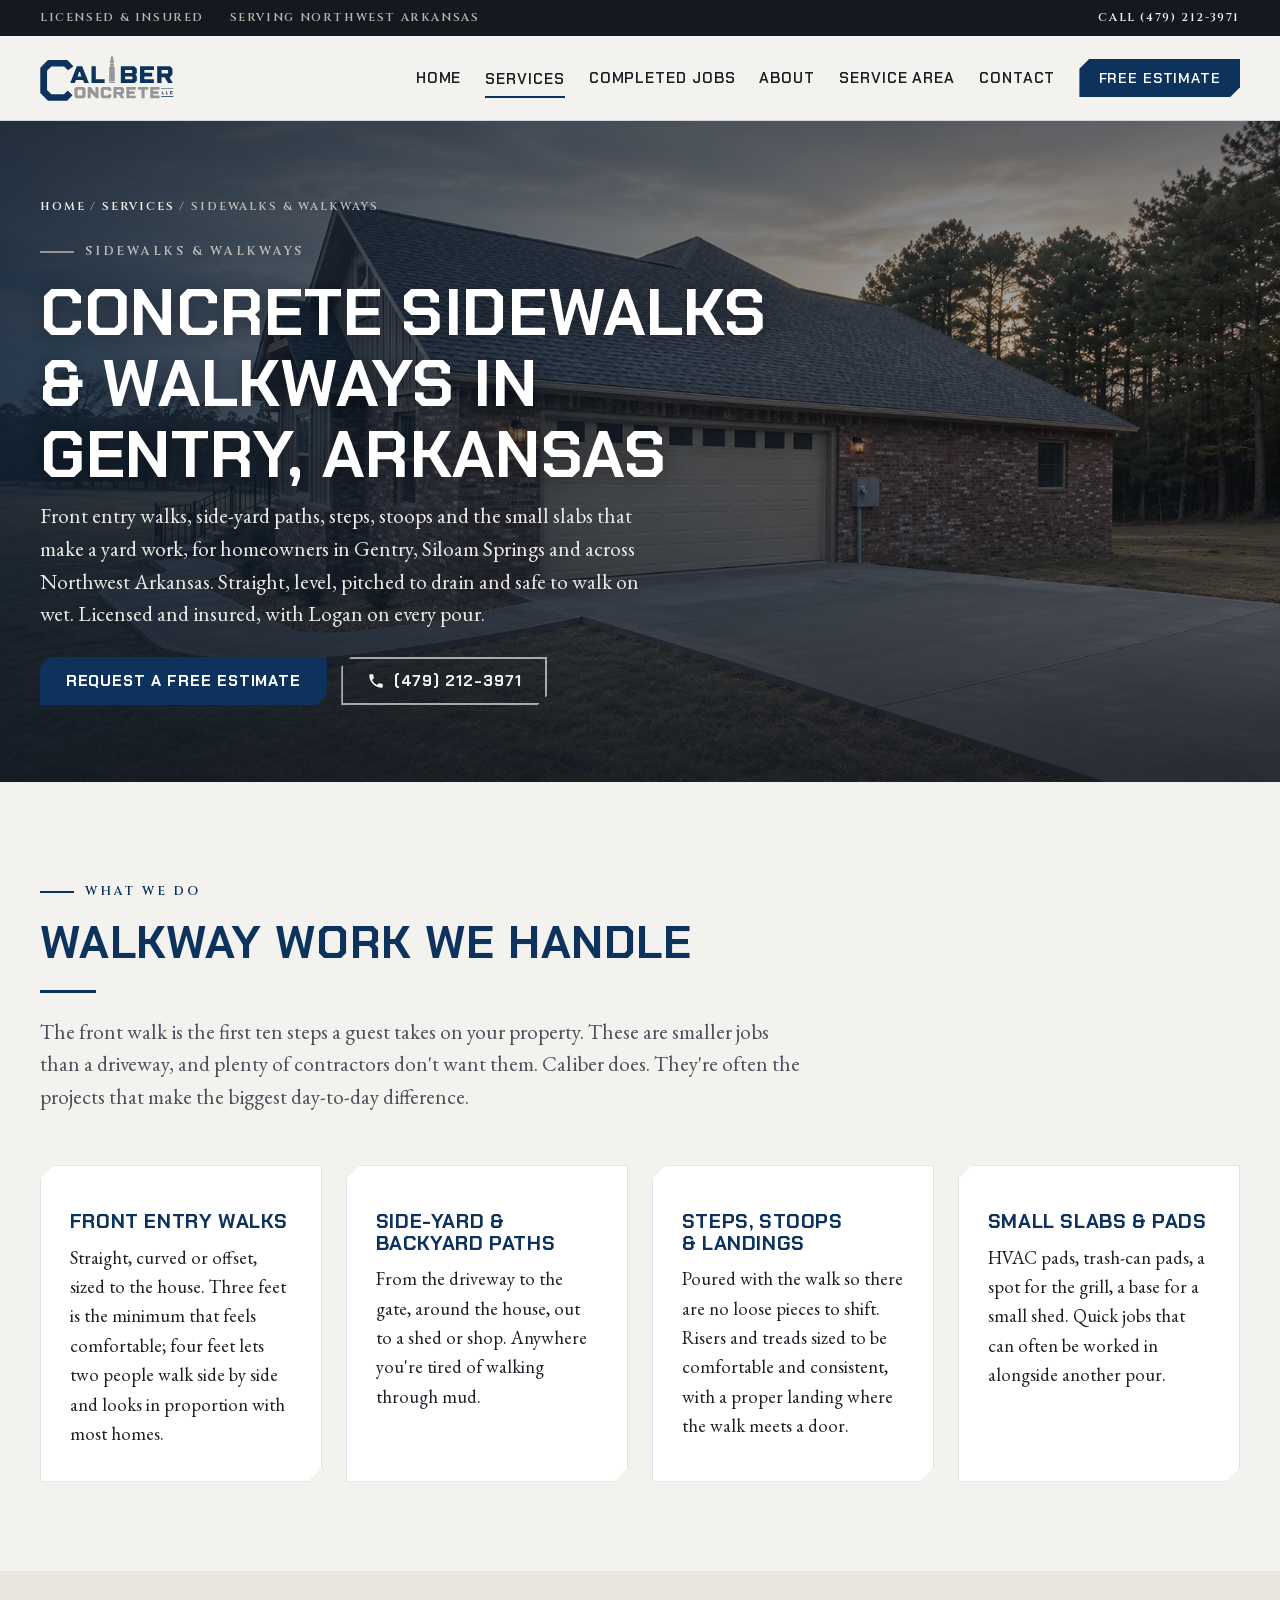
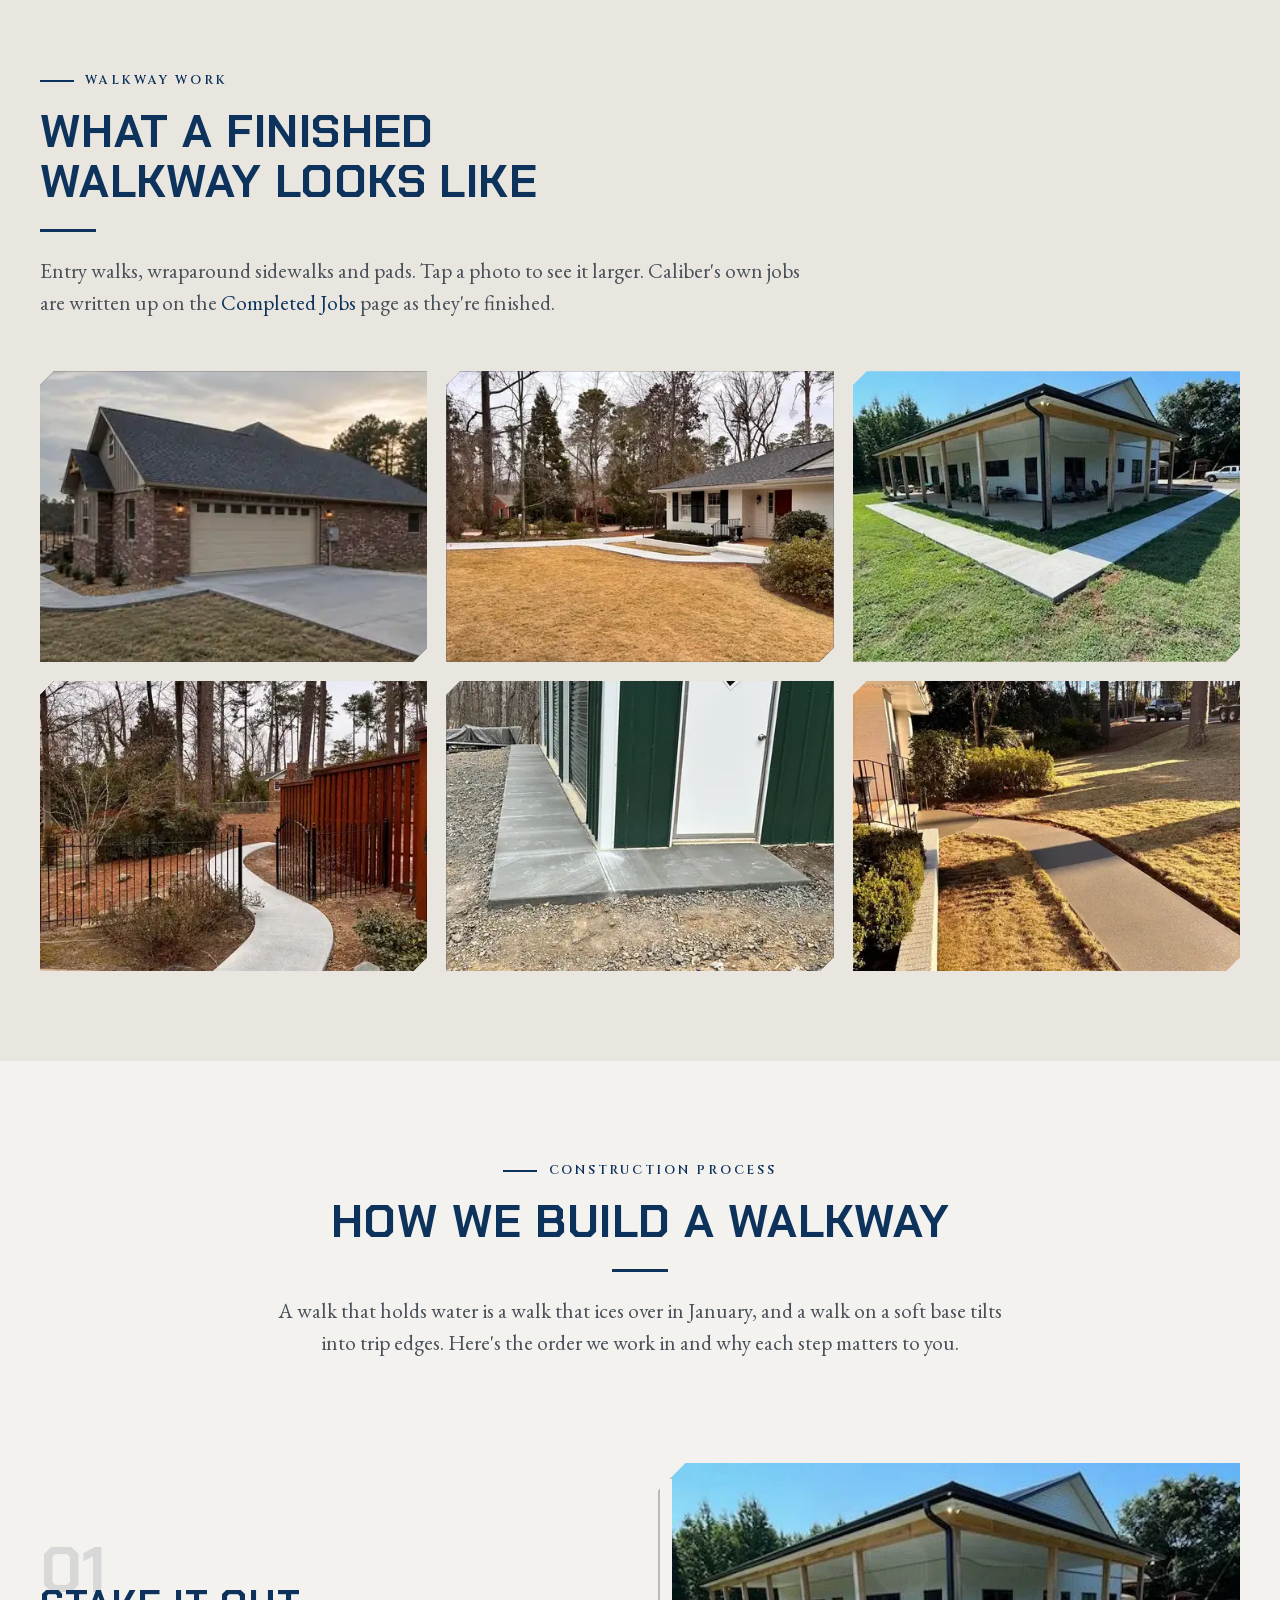
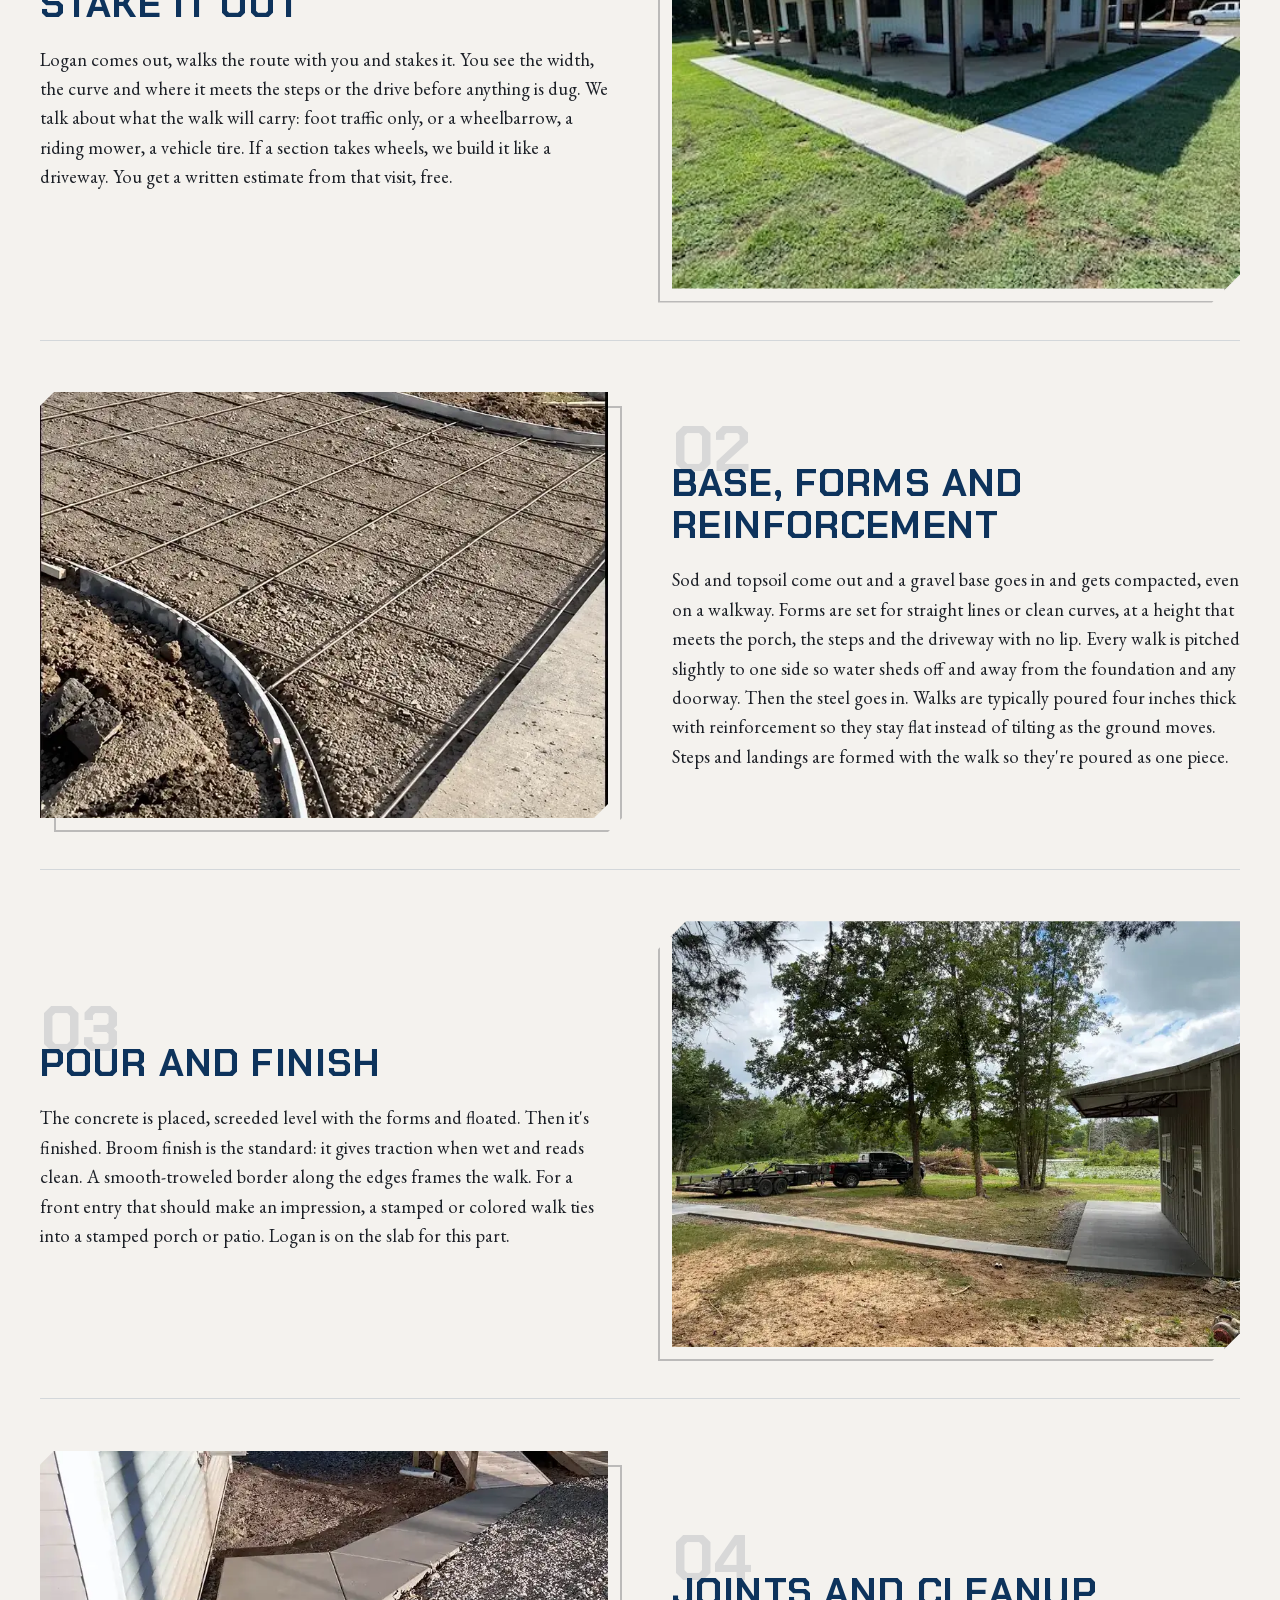
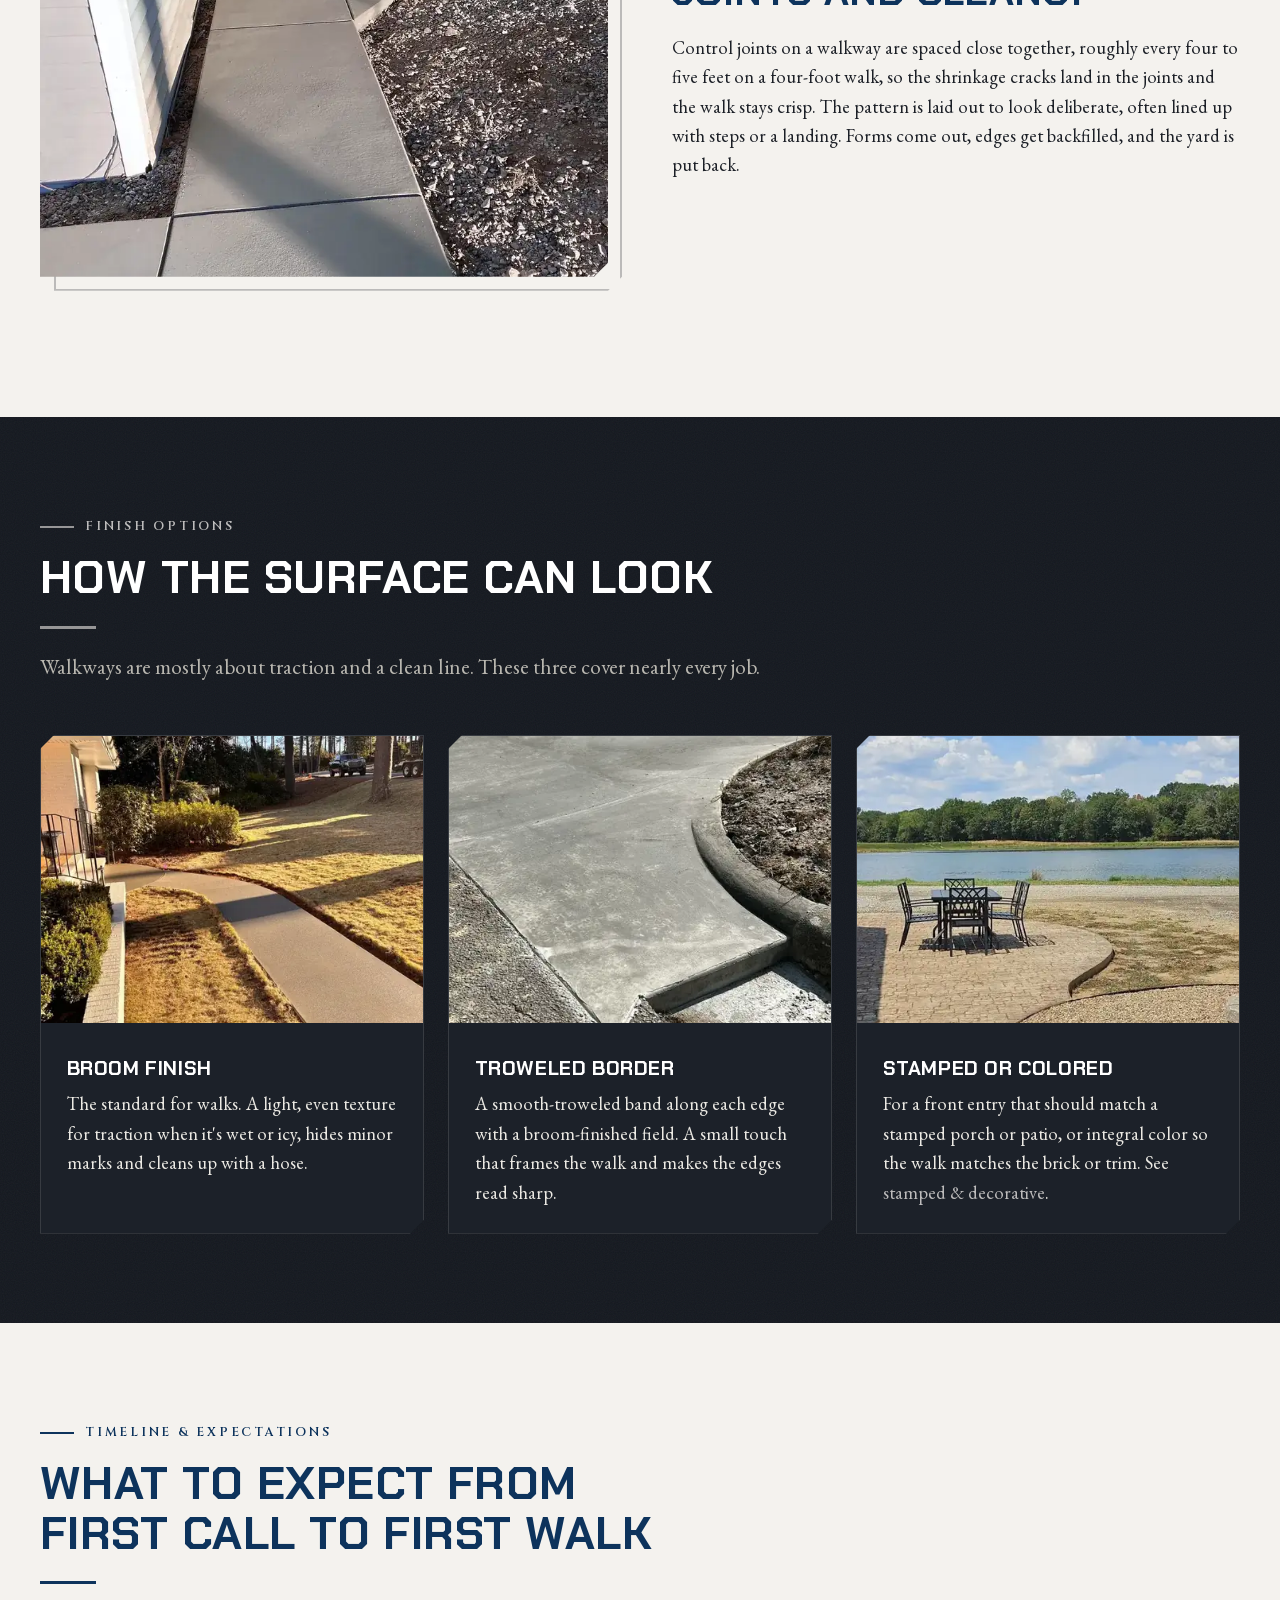
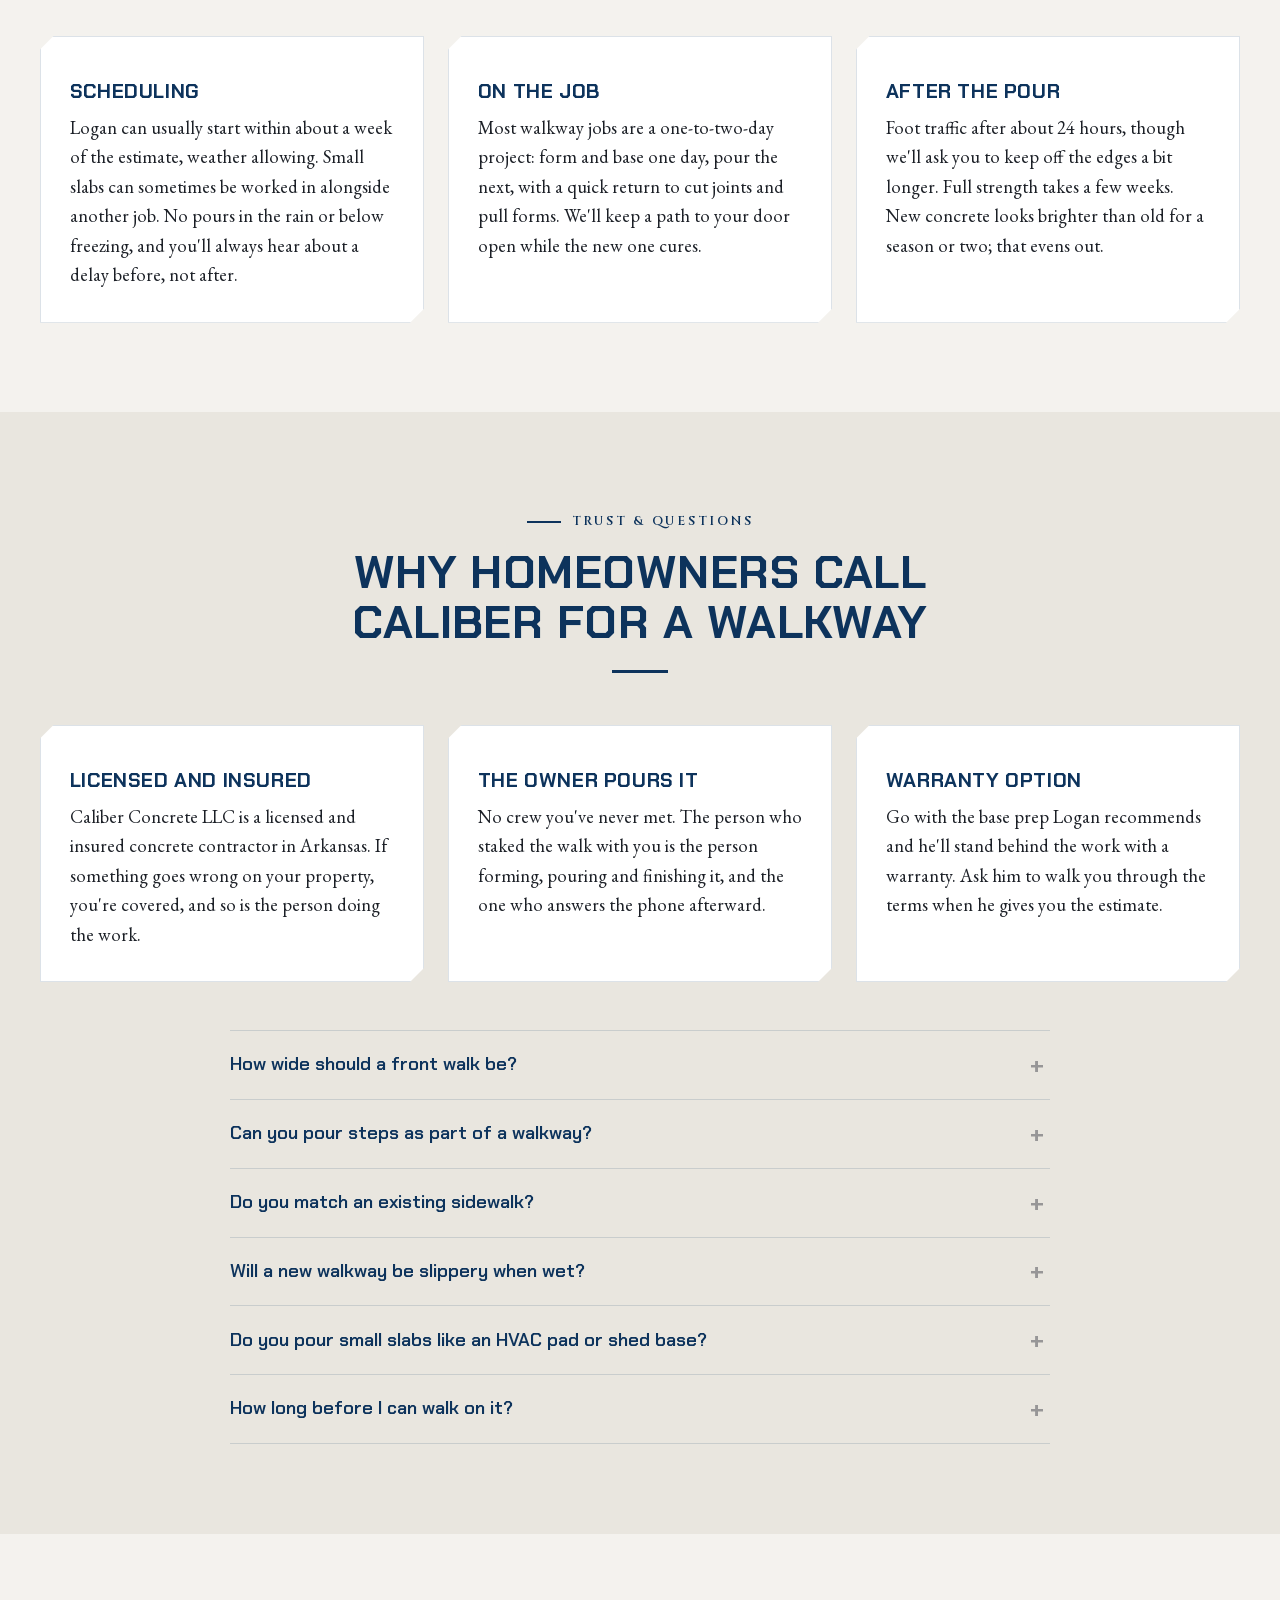
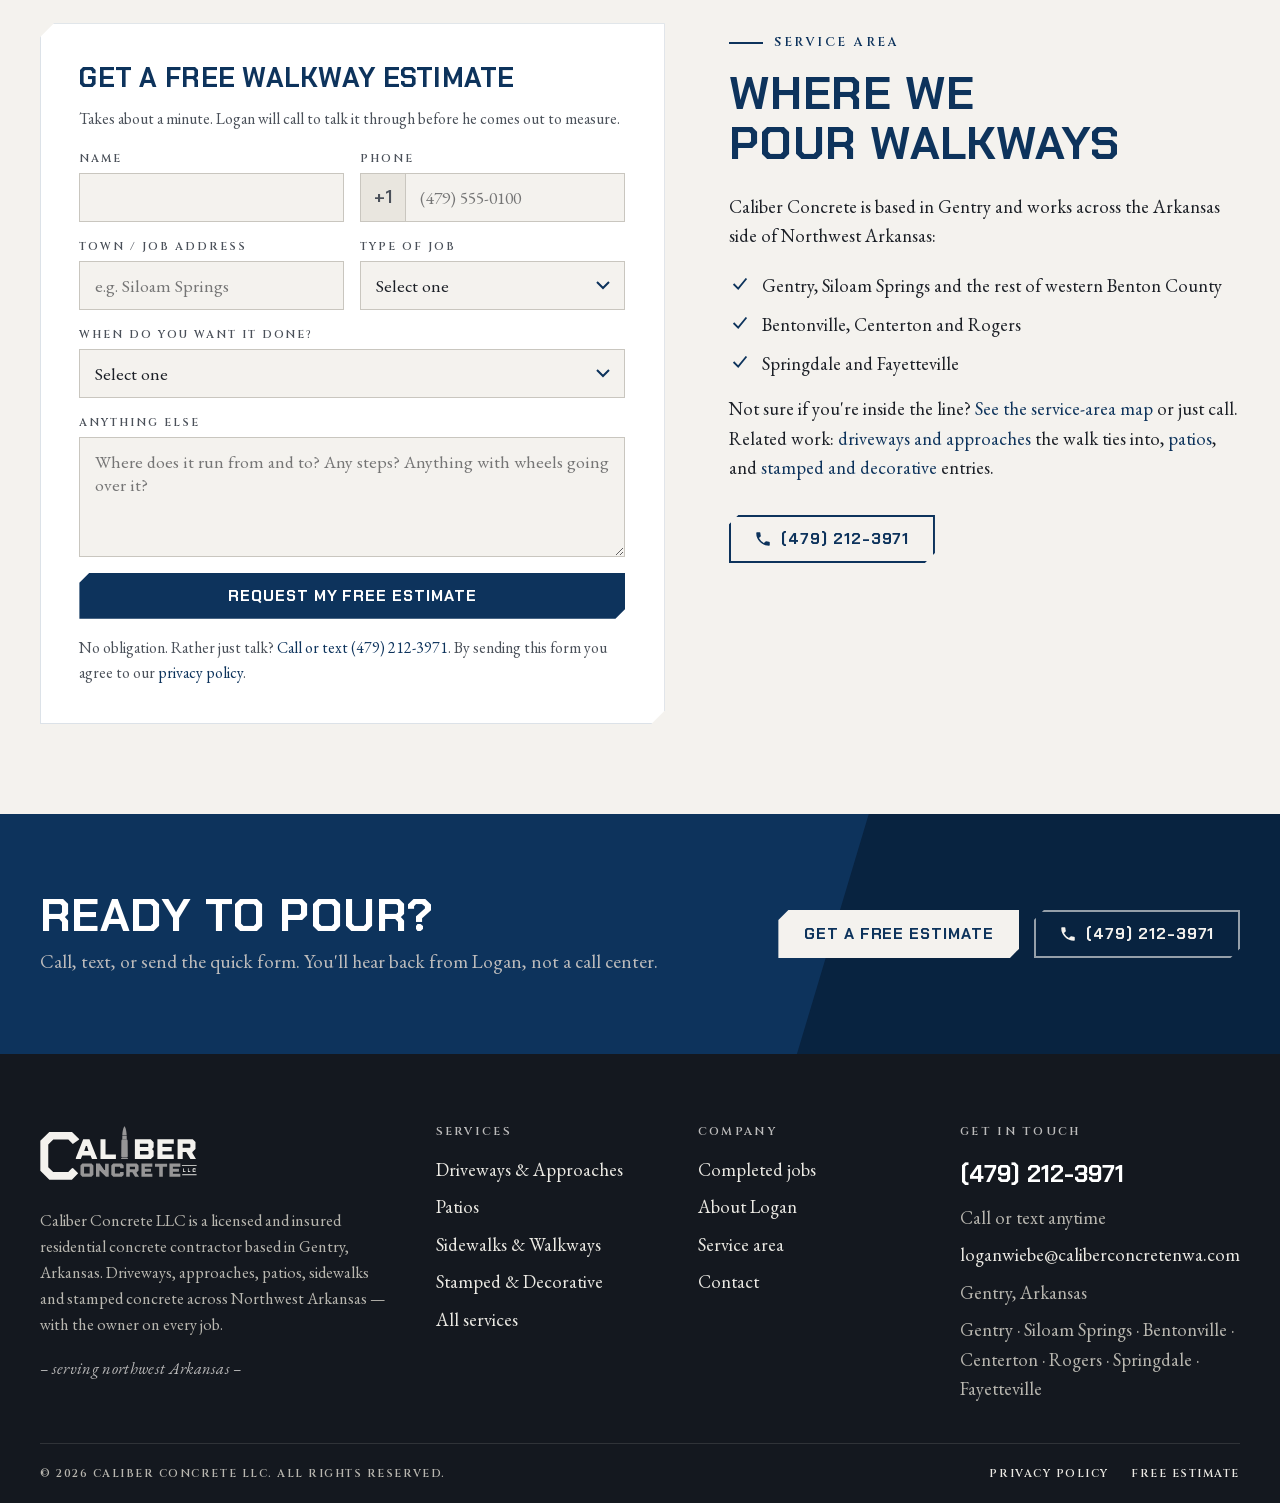
<file: sidewalks.html>
<!DOCTYPE html>
<html lang="en">
<head>
<meta charset="UTF-8" />
<meta name="viewport" content="width=device-width, initial-scale=1.0" />
<meta name="theme-color" content="#14181F" />
<title>Concrete Sidewalks &amp; Walkways, Gentry AR | Caliber Concrete</title>
<meta name="description" content="Front entry walks, side-yard paths, steps, stoops and small pads in Gentry, Siloam Springs and across NWA. Licensed &amp; insured. Free estimates." />
<link rel="canonical" href="https://caliberconcretenwa.com/sidewalks" />
<link rel="icon" href="/favicon.ico?v=2" sizes="any" />
<link rel="icon" type="image/svg+xml" href="images/favicon.svg?v=2" />
<link rel="apple-touch-icon" href="images/apple-touch-icon.png?v=2" />
<link rel="preload" as="font" type="font/woff2" href="fonts/ChakraPetch-700-latin.woff2" crossorigin />
<link rel="preload" as="font" type="font/woff2" href="fonts/EBGaramond-400-latin.woff2" crossorigin />
<link rel="preload" as="image" fetchpriority="high" href="images/work/hero-driveway-brick-home-sm.webp" media="(max-width:700px)" />
<link rel="preload" as="image" fetchpriority="high" href="images/work/hero-driveway-brick-home.webp" media="(min-width:701px)" />
<link rel="stylesheet" href="css/styles.css?v=18" />
<script type="application/ld+json">{
 "@context": "https://schema.org",
 "@type": "Service",
 "name": "Concrete sidewalk and walkway installation",
 "serviceType": "Concrete sidewalk and walkway installation",
 "description": "Front walks, side-yard paths, steps, stoops and small concrete slabs for homes in Northwest Arkansas.",
 "url": "https://caliberconcretenwa.com/sidewalks",
 "provider": {"@id": "https://caliberconcretenwa.com/#business"},
 "areaServed": {"@type": "State", "name": "Arkansas"}
}</script>
<script type="application/ld+json">{"@context": "https://schema.org", "@type": "FAQPage", "mainEntity": [{"@type": "Question", "name": "How wide should a front walk be?", "acceptedAnswer": {"@type": "Answer", "text": "Three feet is the minimum that feels comfortable for one person; four feet lets two people walk side by side and looks more in proportion with most homes. Logan will stake it out so you can see it before the pour."}}, {"@type": "Question", "name": "Can you pour steps as part of a walkway?", "acceptedAnswer": {"@type": "Answer", "text": "Yes. Steps are formed and poured with the walk so they're one piece, with risers and treads sized to be comfortable and safe."}}, {"@type": "Question", "name": "Do you match an existing sidewalk?", "acceptedAnswer": {"@type": "Answer", "text": "If you're adding a section to an existing walk we match the height, width and finish as closely as the old concrete allows and tie the new section in cleanly, with no lip."}}, {"@type": "Question", "name": "Will a new walkway be slippery when wet?", "acceptedAnswer": {"@type": "Answer", "text": "Not with a broom finish. The texture gives shoes traction. It's the standard finish for walkways for exactly that reason."}}, {"@type": "Question", "name": "Do you pour small slabs like an HVAC pad or shed base?", "acceptedAnswer": {"@type": "Answer", "text": "Yes. Small pads are quick jobs and can often be worked in alongside another pour. Tell Logan what's going on it so it gets the right thickness."}}, {"@type": "Question", "name": "How long before I can walk on it?", "acceptedAnswer": {"@type": "Answer", "text": "About 24 hours for foot traffic, though we'll ask you to keep off the edges a bit longer. Full strength takes a few weeks."}}]}</script>
<meta property="og:type" content="website" />
<meta property="og:site_name" content="Caliber Concrete LLC" />
<meta property="og:title" content="Concrete Sidewalks &amp; Walkways, Gentry AR | Caliber Concrete" />
<meta property="og:description" content="Front entry walks, side-yard paths, steps, stoops and small pads in Gentry, Siloam Springs and across NWA. Licensed &amp; insured. Free estimates." />
<meta property="og:url" content="https://caliberconcretenwa.com/sidewalks" />
<meta property="og:image" content="https://caliberconcretenwa.com/images/og-image.jpg" />
<meta property="og:image:width" content="1200" />
<meta property="og:image:height" content="630" />
<meta name="twitter:card" content="summary_large_image" />
<!-- Google Analytics / Ads tags: not installed yet — see README -->
</head>
<body>
<div class="topbar">
  <div class="wrap">
    <div class="topbar__left"><span>Licensed &amp; Insured</span><span>Serving Northwest Arkansas</span></div>
    <a href="tel:+14792123971">Call (479) 212-3971</a>
  </div>
</div>
<header class="header">
  <div class="wrap">
    <a class="brand" href="/" aria-label="Caliber Concrete LLC home"><svg class="logo " viewBox="0 0 956 329" role="img" aria-labelledby="logo-t" xmlns="http://www.w3.org/2000/svg"><title id="logo-t">Caliber Concrete LLC</title>
<style>.logo .p{fill:var(--logo-primary,#0D335C)}.logo .s{fill:var(--logo-secondary,#979697)}</style>
<path class="p" fill-rule="evenodd" d="M2.0 90.6 L 2.0 272.0 L 57.1 327.0 L 194.2 327.0 L 232.6 288.5 L 200.3 256.2 L 192.8 258.9 L 173.4 278.3 L 173.4 281.0 L 80.5 281.0 L 50.4 251.0 L 50.4 112.5 L 80.9 82.0 L 172.6 82.0 L 200.0 109.3 L 238.4 82.9 L 238.4 79.6 L 194.9 36.1 L 56.6 36.1Z"/>
<path class="p" fill-rule="evenodd" d="M263.3 81.2 L 218.3 195.0 L 218.3 200.8 L 248.8 200.8 L 257.3 179.2 L 308.0 179.2 L 316.6 201.0 L 349.4 201.0 L 301.5 81.2Z M279.4 122.0 L 286.4 122.0 L 295.4 153.0 L 269.4 153.0Z"/>
<path class="p" fill-rule="evenodd" d="M462.4 173.0 L 399.2 173.0 L 399.2 81.2 L 368.5 81.2 L 368.5 201.0 L 462.4 201.0Z"/>
<path class="p" fill-rule="evenodd" d="M675.5 200.8 L 692.4 183.8 L 692.4 150.8 L 684.4 142.8 L 684.4 138.2 L 692.4 130.2 L 692.4 98.7 L 674.7 81.0 L 578.1 81.0 L 578.1 200.8Z M608.4 108.0 L 658.3 108.0 L 659.4 110.0 L 659.4 128.0 L 608.4 128.0Z M609.1 153.0 L 658.3 153.0 L 661.4 157.4 L 661.4 170.2 L 657.8 173.8 L 609.1 173.8Z"/>
<path class="p" fill-rule="evenodd" d="M814.9 200.8 L 814.9 173.2 L 746.4 173.2 L 746.4 154.0 L 802.4 154.0 L 802.4 127.6 L 746.4 127.6 L 746.4 108.0 L 815.2 108.0 L 815.2 81.2 L 715.4 81.2 L 715.4 200.8Z"/>
<path class="p" fill-rule="evenodd" d="M838.4 201.0 L 869.4 201.0 L 869.4 159.0 L 891.0 159.0 L 916.4 200.8 L 950.2 200.8 L 928.4 164.1 L 928.4 158.8 L 947.4 139.8 L 947.4 97.6 L 930.7 81.0 L 838.4 81.0Z M912.0 108.0 L 916.2 112.2 L 916.2 130.2 L 910.9 133.0 L 869.4 133.0 L 869.4 108.0Z"/>
<path class="p" fill-rule="evenodd" d="M954.4 239.0 L 866.8 239.0 L 864.4 241.4 L 864.4 244.0 L 954.4 244.0Z"/>
<path class="p" fill-rule="evenodd" d="M871.6 262.9 L 871.6 280.8 L 881.4 280.8 L 886.4 279.9 L 886.4 276.0 L 876.2 276.0 L 876.2 258.6 L 872.5 257.9Z"/>
<path class="p" fill-rule="evenodd" d="M915.2 276.0 L 905.4 276.0 L 905.4 258.0 L 901.4 258.0 L 901.4 280.8 L 915.2 280.8Z"/>
<path class="p" fill-rule="evenodd" d="M933.6 280.7 L 943.2 280.7 L 948.4 277.9 L 948.4 273.0 L 943.6 273.0 L 942.5 276.0 L 935.4 276.0 L 935.4 263.0 L 942.3 263.0 L 944.3 266.5 L 947.9 264.3 L 948.6 260.7 L 945.9 258.0 L 934.4 258.0 L 929.9 262.5 L 929.9 278.3Z"/>
<path class="p" fill-rule="evenodd" d="M953.9 299.8 L 953.9 294.2 L 866.4 294.2 L 866.4 299.8Z"/>
<path class="s" fill-rule="evenodd" d="M314.0 229.0 L 257.8 229.0 L 246.5 240.2 L 246.5 297.5 L 258.0 309.0 L 313.5 309.0 L 325.3 297.2 L 325.3 240.2Z M301.9 248.6 L 302.6 249.4 L 302.6 289.4 L 268.4 289.4 L 268.4 248.6Z"/>
<path class="s" fill-rule="evenodd" d="M362.4 309.0 L 362.4 269.0 L 361.8 269.0 L 401.8 309.0 L 418.6 309.0 L 418.6 229.5 L 396.6 229.5 L 396.6 268.0 L 391.6 268.0 L 364.3 229.0 L 341.2 229.0 L 341.2 309.0Z"/>
<path class="s" fill-rule="evenodd" d="M434.4 296.8 L 446.5 309.0 L 498.4 309.0 L 509.6 297.8 L 509.6 280.5 L 488.9 280.5 L 486.5 289.0 L 456.4 289.0 L 456.4 248.5 L 487.1 248.5 L 489.4 258.0 L 509.7 258.0 L 509.7 239.9 L 498.9 229.0 L 445.9 229.0 L 434.4 240.5Z"/>
<path class="s" fill-rule="evenodd" d="M525.4 308.8 L 547.2 308.8 L 547.2 282.0 L 562.3 282.0 L 579.1 308.6 L 603.6 308.6 L 588.4 286.4 L 588.4 282.6 L 600.6 270.4 L 600.6 240.2 L 589.4 229.0 L 525.4 229.0Z M578.8 248.0 L 578.8 262.2 L 577.0 264.0 L 547.4 264.0 L 547.4 248.0Z"/>
<path class="s" fill-rule="evenodd" d="M618.0 308.7 L 684.6 308.7 L 684.6 290.6 L 639.5 290.6 L 639.5 278.2 L 676.4 278.2 L 676.4 259.8 L 638.6 259.8 L 638.6 248.0 L 684.4 248.0 L 684.4 229.0 L 618.0 229.0Z"/>
<path class="s" fill-rule="evenodd" d="M748.2 308.8 L 748.2 247.9 L 774.4 247.9 L 774.4 229.6 L 700.4 229.6 L 700.4 248.0 L 726.4 248.0 L 726.4 308.8Z"/>
<path class="s" fill-rule="evenodd" d="M855.2 309.0 L 855.2 290.5 L 809.9 290.5 L 809.9 278.2 L 846.6 278.2 L 846.6 261.2 L 846.1 259.8 L 809.6 259.8 L 809.6 248.0 L 855.4 248.0 L 855.4 229.0 L 788.6 229.0 L 788.6 309.0Z"/>
<path class="s" fill-rule="evenodd" d="M514.9 2.0 C 521.0 7.6 527.5 29.0 528.3 58.0 L 501.5 58.0 C 502.3 29.0 508.8 7.6 514.9 2.0ZM528.4 60.5 C 528.4 61.7 528.4 62.8 528.4 64.0 L 528.4 79.0 L 531.4 80.0 L 531.4 80.5 L 498.4 80.5 L 498.4 80.0 L 501.4 79.0 L 501.4 64.0 C 501.4 62.8 501.4 61.7 501.4 60.5ZM531.4 83.0 L 531.4 84.0 L 533.9 88.0 L 534.9 188.0 L 531.4 189.0 L 531.4 189.5 L 498.4 189.5 L 498.4 189.0 L 494.9 188.0 L 495.9 88.0 L 498.4 84.0 L 498.4 83.0ZM531.4 192.5 L 531.4 193.0 L 535.4 195.0 L 535.4 200.5 L 494.4 200.5 L 494.4 195.0 L 498.4 193.0 L 498.4 192.5Z"/>
</svg></a>
    <a class="header__call" href="tel:+14792123971">(479) 212-3971</a>
    <button class="nav-toggle" aria-label="Menu" aria-expanded="false" aria-controls="nav"><span></span><span></span><span></span></button>
    <nav class="nav" id="nav" aria-label="Main"><a href="/">Home</a><div class="has-sub"><a href="services" aria-expanded="false">Services</a><div class="sub"><a class="sub__all" href="services">All Services</a><a href="driveways">Driveways &amp; Approaches</a><a href="patios">Patios</a><a href="sidewalks">Sidewalks &amp; Walkways</a><a href="stamped-decorative">Stamped &amp; Decorative</a></div></div><a href="completed-jobs">Completed Jobs</a><a href="about">About</a><a href="service-area">Service Area</a><a href="contact">Contact</a><a class="btn btn--navy" href="contact">Free Estimate</a></nav>
  </div>
</header>
<main>
<section class="hero hero--page">
  <picture><source media="(max-width:700px)" srcset="images/work/hero-driveway-brick-home-sm.webp" /><img class="hero__img" src="images/work/hero-driveway-brick-home.webp" alt="Curved concrete walkway and driveway at a brick home in Northwest Arkansas" width="1752" height="898" fetchpriority="high" style="object-position:center 60%" /></picture>
  <div class="wrap"><div class="hero__inner">
    <div class="crumbs fade-in"><a href="/">Home</a> / <a href="services">Services</a> / Sidewalks &amp; Walkways</div>
    <div class="eyebrow fade-in">Sidewalks &amp; Walkways</div>
    <h1 class="fade-in">Concrete Sidewalks &amp; Walkways in Gentry, Arkansas</h1>
    <p class="lead fade-in">Front entry walks, side-yard paths, steps, stoops and the small slabs that make a yard work, for homeowners in Gentry, Siloam Springs and across Northwest Arkansas. Straight, level, pitched to drain and safe to walk on wet. Licensed and insured, with Logan on every pour.</p>
    <div class="hero__actions fade-in"><a class="btn btn--navy" href="#estimate">Request a Free Estimate</a><a class="btn btn--ghost" href="tel:+14792123971"><svg viewBox="0 0 24 24" aria-hidden="true"><path fill="currentColor" d="M6.6 10.8a15.1 15.1 0 0 0 6.6 6.6l2.2-2.2a1 1 0 0 1 1-.25c1.1.37 2.3.57 3.6.57a1 1 0 0 1 1 1V20a1 1 0 0 1-1 1A17 17 0 0 1 3 4a1 1 0 0 1 1-1h3.5a1 1 0 0 1 1 1c0 1.25.2 2.45.57 3.57a1 1 0 0 1-.25 1L6.6 10.8z"/></svg> (479) 212-3971</a></div>
  </div></div>
</section>

<section class="section">
  <div class="wrap">
    <div class="section__head reveal">
      <div class="eyebrow">What we do</div>
      <h2>Walkway work we handle</h2>
      <div class="rule"></div>
      <p class="lead">The front walk is the first ten steps a guest takes on your property. These are smaller jobs than a driveway, and plenty of contractors don't want them. Caliber does. They're often the projects that make the biggest day-to-day difference.</p>
    </div>
    <div class="grid grid--4"><div class="card reveal"><h3>Front entry walks</h3><p>Straight, curved or offset, sized to the house. Three feet is the minimum that feels comfortable; four feet lets two people walk side by side and looks in proportion with most homes.</p></div><div class="card reveal" data-delay=1><h3>Side-yard &amp; backyard paths</h3><p>From the driveway to the gate, around the house, out to a shed or shop. Anywhere you're tired of walking through mud.</p></div><div class="card reveal" data-delay=2><h3>Steps, stoops &amp; landings</h3><p>Poured with the walk so there are no loose pieces to shift. Risers and treads sized to be comfortable and consistent, with a proper landing where the walk meets a door.</p></div><div class="card reveal" data-delay=3><h3>Small slabs &amp; pads</h3><p>HVAC pads, trash-can pads, a spot for the grill, a base for a small shed. Quick jobs that can often be worked in alongside another pour.</p></div></div>
  </div>
</section>

<section class="section section--paper-deep">
  <div class="wrap">
    <div class="section__head reveal">
      <div class="eyebrow">Walkway work</div>
      <h2>What a finished walkway looks like</h2>
      <div class="rule"></div>
      <p class="lead">Entry walks, wraparound sidewalks and pads. Tap a photo to see it larger. Caliber's own jobs are written up on the <a href="completed-jobs">Completed Jobs</a> page as they're finished.</p>
    </div>
    <div class="gallery reveal"><figure data-full="images/work/hero-driveway-brick-home.webp"><img src="images/work/hero-driveway-brick-home-sm.webp" srcset="images/work/hero-driveway-brick-home-xs.webp 480w, images/work/hero-driveway-brick-home-sm.webp 800w" sizes="(max-width:600px) 100vw, (max-width:980px) 50vw, 33vw" alt="Curved concrete walkway from the front steps to the driveway at a brick home" width="900" height="461" loading="lazy" /></figure><figure data-full="images/photos/walk-front-entry-white-home.webp"><img src="images/photos/walk-front-entry-white-home-sm.webp" srcset="images/photos/walk-front-entry-white-home-xs.webp 480w, images/photos/walk-front-entry-white-home-sm.webp 800w" sizes="(max-width:600px) 100vw, (max-width:980px) 50vw, 33vw" alt="Concrete front entry walk and steps to a white home with a red door" width="800" height="600" loading="lazy" /></figure><figure data-full="images/photos/sidewalk-wraparound-home.webp"><img src="images/photos/sidewalk-wraparound-home-sm.webp" srcset="images/photos/sidewalk-wraparound-home-xs.webp 480w, images/photos/sidewalk-wraparound-home-sm.webp 800w" sizes="(max-width:600px) 100vw, (max-width:980px) 50vw, 33vw" alt="Concrete sidewalk wrapping around the side of a home" width="480" height="360" loading="lazy" /></figure><figure data-full="images/photos/walk-curved-gate-fence.webp"><img src="images/photos/walk-curved-gate-fence-sm.webp" srcset="images/photos/walk-curved-gate-fence-xs.webp 480w, images/photos/walk-curved-gate-fence-sm.webp 800w" sizes="(max-width:600px) 100vw, (max-width:980px) 50vw, 33vw" alt="Curved concrete walkway leading through an iron gate in a wood fence" width="800" height="1067" loading="lazy" /></figure><figure data-full="images/photos/walk-door-landing-shop.webp"><img src="images/photos/walk-door-landing-shop-sm.webp" srcset="images/photos/walk-door-landing-shop-xs.webp 480w, images/photos/walk-door-landing-shop-sm.webp 800w" sizes="(max-width:600px) 100vw, (max-width:980px) 50vw, 33vw" alt="Concrete walk and door landing along a green metal building" width="800" height="600" loading="lazy" /></figure><figure data-full="images/photos/walk-curved-along-home.webp"><img src="images/photos/walk-curved-along-home-sm.webp" srcset="images/photos/walk-curved-along-home-xs.webp 480w, images/photos/walk-curved-along-home-sm.webp 800w" sizes="(max-width:600px) 100vw, (max-width:980px) 50vw, 33vw" alt="Curved concrete walkway running along the side of a home to the driveway" width="800" height="1067" loading="lazy" /></figure></div>
  </div>
</section>

<section class="section">
  <div class="wrap">
    <div class="section__head section__head--center reveal">
      <div class="eyebrow">Construction process</div>
      <h2>How we build a walkway</h2>
      <div class="rule"></div>
      <p class="lead">A walk that holds water is a walk that ices over in January, and a walk on a soft base tilts into trip edges. Here's the order we work in and why each step matters to you.</p>
    </div>
    <div class="srow reveal">
      <div class="srow__media"><img src="images/photos/sidewalk-wraparound-home.webp" sizes="(max-width:980px) 100vw, 50vw" alt="Sidewalk route wrapping around the side of a home" width="480" height="360" loading="lazy" /></div>
      <div><div class="srow__num">01</div><h3>Stake it out</h3><p>Logan comes out, walks the route with you and stakes it. You see the width, the curve and where it meets the steps or the drive before anything is dug. We talk about what the walk will carry: foot traffic only, or a wheelbarrow, a riding mower, a vehicle tire. If a section takes wheels, we build it like a driveway. You get a written estimate from that visit, free.</p></div>
    </div>
    <div class="srow reveal">
      <div class="srow__media"><img src="images/photos/driveway-forms-rebar-mesh.webp" srcset="images/photos/driveway-forms-rebar-mesh-xs.webp 480w, images/photos/driveway-forms-rebar-mesh-sm.webp 800w, images/photos/driveway-forms-rebar-mesh.webp 1125w" sizes="(max-width:980px) 100vw, 50vw" alt="Forms set on a compacted base with the rebar grid tied and ready" width="1125" height="1398" loading="lazy" /></div>
      <div><div class="srow__num">02</div><h3>Base, forms and reinforcement</h3><p>Sod and topsoil come out and a gravel base goes in and gets compacted, even on a walkway. Forms are set for straight lines or clean curves, at a height that meets the porch, the steps and the driveway with no lip. Every walk is pitched slightly to one side so water sheds off and away from the foundation and any doorway. Then the steel goes in. Walks are typically poured four inches thick with reinforcement so they stay flat instead of tilting as the ground moves. Steps and landings are formed with the walk so they're poured as one piece.</p></div>
    </div>
    <div class="srow reveal">
      <div class="srow__media"><img src="images/photos/walk-shop-long.webp" srcset="images/photos/walk-shop-long-xs.webp 480w, images/photos/walk-shop-long-sm.webp 800w, images/photos/walk-shop-long.webp 1600w" sizes="(max-width:980px) 100vw, 50vw" alt="Long broom-finished concrete walk along a metal shop building" width="1600" height="1200" loading="lazy" /></div>
      <div><div class="srow__num">03</div><h3>Pour and finish</h3><p>The concrete is placed, screeded level with the forms and floated. Then it's finished. Broom finish is the standard: it gives traction when wet and reads clean. A smooth-troweled border along the edges frames the walk. For a front entry that should make an impression, a stamped or colored walk ties into a stamped porch or patio. Logan is on the slab for this part.</p></div>
    </div>
    <div class="srow reveal">
      <div class="srow__media"><img src="images/photos/walk-joints-along-home.webp" srcset="images/photos/walk-joints-along-home-xs.webp 480w, images/photos/walk-joints-along-home-sm.webp 800w, images/photos/walk-joints-along-home.webp 1600w" sizes="(max-width:980px) 100vw, 50vw" alt="Finished concrete walk along a home with evenly spaced control joints" width="1600" height="2133" loading="lazy" /></div>
      <div><div class="srow__num">04</div><h3>Joints and cleanup</h3><p>Control joints on a walkway are spaced close together, roughly every four to five feet on a four-foot walk, so the shrinkage cracks land in the joints and the walk stays crisp. The pattern is laid out to look deliberate, often lined up with steps or a landing. Forms come out, edges get backfilled, and the yard is put back.</p></div>
    </div>
  </div>
</section>

<section class="section on-dark">
  <div class="wrap">
    <div class="section__head reveal">
      <div class="eyebrow">Finish options</div>
      <h2>How the surface can look</h2>
      <div class="rule"></div>
      <p class="lead">Walkways are mostly about traction and a clean line. These three cover nearly every job.</p>
    </div>
    <div class="grid grid--3"><div class="card card--img reveal"><img src="images/photos/walk-curved-along-home.webp" srcset="images/photos/walk-curved-along-home-xs.webp 480w, images/photos/walk-curved-along-home-sm.webp 800w, images/photos/walk-curved-along-home.webp 1200w" sizes="(max-width:980px) 100vw, 33vw" alt="Broom-finished curved concrete walkway beside a home" width="1200" height="1600" loading="lazy" /><div class="card__body"><h3>Broom finish</h3><p>The standard for walks. A light, even texture for traction when it's wet or icy, hides minor marks and cleans up with a hose.</p></div></div><div class="card card--img reveal" data-delay="1"><img src="images/photos/edge-detail-curb.webp" srcset="images/photos/edge-detail-curb-xs.webp 480w, images/photos/edge-detail-curb-sm.webp 800w, images/photos/edge-detail-curb.webp 1600w" sizes="(max-width:980px) 100vw, 33vw" alt="Crisp troweled edge on a finished concrete slab" width="1600" height="2133" loading="lazy" /><div class="card__body"><h3>Troweled border</h3><p>A smooth-troweled band along each edge with a broom-finished field. A small touch that frames the walk and makes the edges read sharp.</p></div></div><div class="card card--img reveal" data-delay="2"><img src="images/photos/stamped-tan-cobble-lake.webp" srcset="images/photos/stamped-tan-cobble-lake-xs.webp 480w, images/photos/stamped-tan-cobble-lake-sm.webp 800w, images/photos/stamped-tan-cobble-lake.webp 1206w" sizes="(max-width:980px) 100vw, 33vw" alt="Tan cobblestone stamped concrete" width="1206" height="1474" loading="lazy" /><div class="card__body"><h3>Stamped or colored</h3><p>For a front entry that should match a stamped porch or patio, or integral color so the walk matches the brick or trim. See <a href="stamped-decorative">stamped &amp; decorative</a>.</p></div></div></div>
  </div>
</section>

<section class="section">
  <div class="wrap">
    <div class="section__head reveal">
      <div class="eyebrow">Timeline &amp; expectations</div>
      <h2>What to expect from first call to first walk</h2>
      <div class="rule"></div>
    </div>
    <div class="grid grid--3"><div class="card reveal"><h3>Scheduling</h3><p>Logan can usually start within about a week of the estimate, weather allowing. Small slabs can sometimes be worked in alongside another job. No pours in the rain or below freezing, and you'll always hear about a delay before, not after.</p></div><div class="card reveal" data-delay=1><h3>On the job</h3><p>Most walkway jobs are a one-to-two-day project: form and base one day, pour the next, with a quick return to cut joints and pull forms. We'll keep a path to your door open while the new one cures.</p></div><div class="card reveal" data-delay=2><h3>After the pour</h3><p>Foot traffic after about 24 hours, though we'll ask you to keep off the edges a bit longer. Full strength takes a few weeks. New concrete looks brighter than old for a season or two; that evens out.</p></div></div>
  </div>
</section>

<section class="section section--paper-deep">
  <div class="wrap">
    <div class="section__head section__head--center reveal">
      <div class="eyebrow">Trust &amp; questions</div>
      <h2>Why homeowners call Caliber for a walkway</h2>
      <div class="rule"></div>
    </div>
    <div class="grid grid--3"><div class="card reveal"><h3>Licensed and insured</h3><p>Caliber Concrete LLC is a licensed and insured concrete contractor in Arkansas. If something goes wrong on your property, you're covered, and so is the person doing the work.</p></div><div class="card reveal" data-delay=1><h3>The owner pours it</h3><p>No crew you've never met. The person who staked the walk with you is the person forming, pouring and finishing it, and the one who answers the phone afterward.</p></div><div class="card reveal" data-delay=2><h3>Warranty option</h3><p>Go with the base prep Logan recommends and he'll stand behind the work with a warranty. Ask him to walk you through the terms when he gives you the estimate.</p></div></div>
    <div class="reveal mt-3"><div class="faq"><details><summary>How wide should a front walk be?</summary><p>Three feet is the minimum that feels comfortable for one person; four feet lets two people walk side by side and looks more in proportion with most homes. Logan will stake it out so you can see it before the pour.</p></details><details><summary>Can you pour steps as part of a walkway?</summary><p>Yes. Steps are formed and poured with the walk so they&#x27;re one piece, with risers and treads sized to be comfortable and safe.</p></details><details><summary>Do you match an existing sidewalk?</summary><p>If you&#x27;re adding a section to an existing walk we match the height, width and finish as closely as the old concrete allows and tie the new section in cleanly, with no lip.</p></details><details><summary>Will a new walkway be slippery when wet?</summary><p>Not with a broom finish. The texture gives shoes traction. It&#x27;s the standard finish for walkways for exactly that reason.</p></details><details><summary>Do you pour small slabs like an HVAC pad or shed base?</summary><p>Yes. Small pads are quick jobs and can often be worked in alongside another pour. Tell Logan what&#x27;s going on it so it gets the right thickness.</p></details><details><summary>How long before I can walk on it?</summary><p>About 24 hours for foot traffic, though we&#x27;ll ask you to keep off the edges a bit longer. Full strength takes a few weeks.</p></details></div></div>
  </div>
</section>

<section class="section" id="estimate">
  <div class="wrap contact">
    <div class="form-card reveal">
      <h2>Get a free walkway estimate</h2>
      <p class="form__note" style="margin:0 0 1.2rem">Takes about a minute. Logan will call to talk it through before he comes out to measure.</p>
      <form class="form" data-lead-form action="https://api.web3forms.com/submit" method="POST">
        <input type="hidden" name="access_key" value="YOUR_WEB3FORMS_ACCESS_KEY" />
        <input type="hidden" name="subject" value="New sidewalk / walkway estimate request from caliberconcrete website" />
        <input type="hidden" name="from_name" value="Caliber Concrete Website" />
        <input type="hidden" name="page" value="Sidewalks &amp; Walkways" />
        <input type="checkbox" name="botcheck" class="hp" tabindex="-1" autocomplete="off" aria-hidden="true" />
        <div class="form__row">
          <div class="field"><label for="f-name">Name</label><input id="f-name" type="text" name="name" autocomplete="name" required /></div>
          <div class="field"><label for="f-phone">Phone</label><div class="phone-wrap"><span class="phone-prefix" aria-hidden="true">+1</span><input id="f-phone" type="tel" name="phone" autocomplete="tel" inputmode="numeric" placeholder="(479) 555-0100" pattern="^\([2-9][0-9]{2}\) [2-9][0-9]{2}-[0-9]{4}$" title="10-digit US phone number, e.g. (479) 555-0100" data-us-phone required /></div></div>
        </div>
        <div class="form__row">
          <div class="field"><label for="f-town">Town / job address</label><input id="f-town" type="text" name="town" placeholder="e.g. Siloam Springs" required /></div>
          <div class="field"><label for="f-type">Type of job</label>
            <select id="f-type" name="job_type" required><option value="">Select one</option><option>Front entry walk</option><option>Side-yard or backyard path</option><option>Steps, stoop or landing</option><option>Small slab or pad</option><option>Add to an existing walk</option><option>Something else</option></select></div>
        </div>
        <div class="field"><label for="f-timeline">When do you want it done?</label>
            <select id="f-timeline" name="timeline" required><option value="">Select one</option><option>As soon as possible</option><option>Within a month</option><option>1–3 months</option><option>Later this year</option><option>Just getting ideas</option></select></div>
        <div class="field"><label for="f-msg">Anything else</label><textarea id="f-msg" name="message" placeholder="Where does it run from and to? Any steps? Anything with wheels going over it?"></textarea></div>
        <button class="btn btn--navy btn--block" type="submit">Request My Free Estimate</button>
        <p class="form__note">No obligation. Rather just talk? <a href="tel:+14792123971">Call or text (479) 212-3971</a>. By sending this form you agree to our <a href="privacy">privacy policy</a>.</p>
      </form>
    </div>
    <div class="reveal" data-delay="1">
      <div class="eyebrow">Service area</div>
      <h2>Where we pour walkways</h2>
      <p>Caliber Concrete is based in Gentry and works across the Arkansas side of Northwest Arkansas:</p>
      <ul class="checklist">
        <li><svg viewBox="0 0 24 24" aria-hidden="true"><path fill="none" stroke="currentColor" stroke-width="2" d="M5 12l5 5 9-11"/></svg><span>Gentry, Siloam Springs and the rest of western Benton County</span></li>
        <li><svg viewBox="0 0 24 24" aria-hidden="true"><path fill="none" stroke="currentColor" stroke-width="2" d="M5 12l5 5 9-11"/></svg><span>Bentonville, Centerton and Rogers</span></li>
        <li><svg viewBox="0 0 24 24" aria-hidden="true"><path fill="none" stroke="currentColor" stroke-width="2" d="M5 12l5 5 9-11"/></svg><span>Springdale and Fayetteville</span></li>
      </ul>
      <p>Not sure if you're inside the line? <a href="service-area">See the service-area map</a> or just call. Related work: <a href="driveways">driveways and approaches</a> the walk ties into, <a href="patios">patios</a>, and <a href="stamped-decorative">stamped and decorative</a> entries.</p>
      <p class="mt-2"><a class="btn btn--ghost" href="tel:+14792123971"><svg viewBox="0 0 24 24" aria-hidden="true"><path fill="currentColor" d="M6.6 10.8a15.1 15.1 0 0 0 6.6 6.6l2.2-2.2a1 1 0 0 1 1-.25c1.1.37 2.3.57 3.6.57a1 1 0 0 1 1 1V20a1 1 0 0 1-1 1A17 17 0 0 1 3 4a1 1 0 0 1 1-1h3.5a1 1 0 0 1 1 1c0 1.25.2 2.45.57 3.57a1 1 0 0 1-.25 1L6.6 10.8z"/></svg> (479) 212-3971</a></p>
    </div>
  </div>
</section>

<section class="cta">
  <div class="wrap">
    <div class="reveal"><h2>Ready to pour?</h2><p>Call, text, or send the quick form. You'll hear back from Logan, not a call center.</p></div>
    <div class="cta__actions reveal" data-delay="1"><a class="btn btn--navy" href="#estimate">Get a Free Estimate</a><a class="btn btn--ghost" href="tel:+14792123971"><svg viewBox="0 0 24 24" aria-hidden="true"><path fill="currentColor" d="M6.6 10.8a15.1 15.1 0 0 0 6.6 6.6l2.2-2.2a1 1 0 0 1 1-.25c1.1.37 2.3.57 3.6.57a1 1 0 0 1 1 1V20a1 1 0 0 1-1 1A17 17 0 0 1 3 4a1 1 0 0 1 1-1h3.5a1 1 0 0 1 1 1c0 1.25.2 2.45.57 3.57a1 1 0 0 1-.25 1L6.6 10.8z"/></svg> (479) 212-3971</a></div>
  </div>
</section>
</main>
<footer class="footer">
  <div class="wrap">
    <div class="footer__top">
      <div class="footer__logo" style="--logo-primary:#F4F2EE;--logo-secondary:#979697">
        <svg class="logo " viewBox="0 0 956 329" role="img" aria-labelledby="logo-f" xmlns="http://www.w3.org/2000/svg"><title id="logo-f">Caliber Concrete LLC</title>
<style>.logo .p{fill:var(--logo-primary,#0D335C)}.logo .s{fill:var(--logo-secondary,#979697)}</style>
<path class="p" fill-rule="evenodd" d="M2.0 90.6 L 2.0 272.0 L 57.1 327.0 L 194.2 327.0 L 232.6 288.5 L 200.3 256.2 L 192.8 258.9 L 173.4 278.3 L 173.4 281.0 L 80.5 281.0 L 50.4 251.0 L 50.4 112.5 L 80.9 82.0 L 172.6 82.0 L 200.0 109.3 L 238.4 82.9 L 238.4 79.6 L 194.9 36.1 L 56.6 36.1Z"/>
<path class="p" fill-rule="evenodd" d="M263.3 81.2 L 218.3 195.0 L 218.3 200.8 L 248.8 200.8 L 257.3 179.2 L 308.0 179.2 L 316.6 201.0 L 349.4 201.0 L 301.5 81.2Z M279.4 122.0 L 286.4 122.0 L 295.4 153.0 L 269.4 153.0Z"/>
<path class="p" fill-rule="evenodd" d="M462.4 173.0 L 399.2 173.0 L 399.2 81.2 L 368.5 81.2 L 368.5 201.0 L 462.4 201.0Z"/>
<path class="p" fill-rule="evenodd" d="M675.5 200.8 L 692.4 183.8 L 692.4 150.8 L 684.4 142.8 L 684.4 138.2 L 692.4 130.2 L 692.4 98.7 L 674.7 81.0 L 578.1 81.0 L 578.1 200.8Z M608.4 108.0 L 658.3 108.0 L 659.4 110.0 L 659.4 128.0 L 608.4 128.0Z M609.1 153.0 L 658.3 153.0 L 661.4 157.4 L 661.4 170.2 L 657.8 173.8 L 609.1 173.8Z"/>
<path class="p" fill-rule="evenodd" d="M814.9 200.8 L 814.9 173.2 L 746.4 173.2 L 746.4 154.0 L 802.4 154.0 L 802.4 127.6 L 746.4 127.6 L 746.4 108.0 L 815.2 108.0 L 815.2 81.2 L 715.4 81.2 L 715.4 200.8Z"/>
<path class="p" fill-rule="evenodd" d="M838.4 201.0 L 869.4 201.0 L 869.4 159.0 L 891.0 159.0 L 916.4 200.8 L 950.2 200.8 L 928.4 164.1 L 928.4 158.8 L 947.4 139.8 L 947.4 97.6 L 930.7 81.0 L 838.4 81.0Z M912.0 108.0 L 916.2 112.2 L 916.2 130.2 L 910.9 133.0 L 869.4 133.0 L 869.4 108.0Z"/>
<path class="p" fill-rule="evenodd" d="M954.4 239.0 L 866.8 239.0 L 864.4 241.4 L 864.4 244.0 L 954.4 244.0Z"/>
<path class="p" fill-rule="evenodd" d="M871.6 262.9 L 871.6 280.8 L 881.4 280.8 L 886.4 279.9 L 886.4 276.0 L 876.2 276.0 L 876.2 258.6 L 872.5 257.9Z"/>
<path class="p" fill-rule="evenodd" d="M915.2 276.0 L 905.4 276.0 L 905.4 258.0 L 901.4 258.0 L 901.4 280.8 L 915.2 280.8Z"/>
<path class="p" fill-rule="evenodd" d="M933.6 280.7 L 943.2 280.7 L 948.4 277.9 L 948.4 273.0 L 943.6 273.0 L 942.5 276.0 L 935.4 276.0 L 935.4 263.0 L 942.3 263.0 L 944.3 266.5 L 947.9 264.3 L 948.6 260.7 L 945.9 258.0 L 934.4 258.0 L 929.9 262.5 L 929.9 278.3Z"/>
<path class="p" fill-rule="evenodd" d="M953.9 299.8 L 953.9 294.2 L 866.4 294.2 L 866.4 299.8Z"/>
<path class="s" fill-rule="evenodd" d="M314.0 229.0 L 257.8 229.0 L 246.5 240.2 L 246.5 297.5 L 258.0 309.0 L 313.5 309.0 L 325.3 297.2 L 325.3 240.2Z M301.9 248.6 L 302.6 249.4 L 302.6 289.4 L 268.4 289.4 L 268.4 248.6Z"/>
<path class="s" fill-rule="evenodd" d="M362.4 309.0 L 362.4 269.0 L 361.8 269.0 L 401.8 309.0 L 418.6 309.0 L 418.6 229.5 L 396.6 229.5 L 396.6 268.0 L 391.6 268.0 L 364.3 229.0 L 341.2 229.0 L 341.2 309.0Z"/>
<path class="s" fill-rule="evenodd" d="M434.4 296.8 L 446.5 309.0 L 498.4 309.0 L 509.6 297.8 L 509.6 280.5 L 488.9 280.5 L 486.5 289.0 L 456.4 289.0 L 456.4 248.5 L 487.1 248.5 L 489.4 258.0 L 509.7 258.0 L 509.7 239.9 L 498.9 229.0 L 445.9 229.0 L 434.4 240.5Z"/>
<path class="s" fill-rule="evenodd" d="M525.4 308.8 L 547.2 308.8 L 547.2 282.0 L 562.3 282.0 L 579.1 308.6 L 603.6 308.6 L 588.4 286.4 L 588.4 282.6 L 600.6 270.4 L 600.6 240.2 L 589.4 229.0 L 525.4 229.0Z M578.8 248.0 L 578.8 262.2 L 577.0 264.0 L 547.4 264.0 L 547.4 248.0Z"/>
<path class="s" fill-rule="evenodd" d="M618.0 308.7 L 684.6 308.7 L 684.6 290.6 L 639.5 290.6 L 639.5 278.2 L 676.4 278.2 L 676.4 259.8 L 638.6 259.8 L 638.6 248.0 L 684.4 248.0 L 684.4 229.0 L 618.0 229.0Z"/>
<path class="s" fill-rule="evenodd" d="M748.2 308.8 L 748.2 247.9 L 774.4 247.9 L 774.4 229.6 L 700.4 229.6 L 700.4 248.0 L 726.4 248.0 L 726.4 308.8Z"/>
<path class="s" fill-rule="evenodd" d="M855.2 309.0 L 855.2 290.5 L 809.9 290.5 L 809.9 278.2 L 846.6 278.2 L 846.6 261.2 L 846.1 259.8 L 809.6 259.8 L 809.6 248.0 L 855.4 248.0 L 855.4 229.0 L 788.6 229.0 L 788.6 309.0Z"/>
<path class="s" fill-rule="evenodd" d="M514.9 2.0 C 521.0 7.6 527.5 29.0 528.3 58.0 L 501.5 58.0 C 502.3 29.0 508.8 7.6 514.9 2.0ZM528.4 60.5 C 528.4 61.7 528.4 62.8 528.4 64.0 L 528.4 79.0 L 531.4 80.0 L 531.4 80.5 L 498.4 80.5 L 498.4 80.0 L 501.4 79.0 L 501.4 64.0 C 501.4 62.8 501.4 61.7 501.4 60.5ZM531.4 83.0 L 531.4 84.0 L 533.9 88.0 L 534.9 188.0 L 531.4 189.0 L 531.4 189.5 L 498.4 189.5 L 498.4 189.0 L 494.9 188.0 L 495.9 88.0 L 498.4 84.0 L 498.4 83.0ZM531.4 192.5 L 531.4 193.0 L 535.4 195.0 L 535.4 200.5 L 494.4 200.5 L 494.4 195.0 L 498.4 193.0 L 498.4 192.5Z"/>
</svg>
        <p>Caliber Concrete LLC is a licensed and insured residential concrete contractor based in Gentry, Arkansas. Driveways, approaches, patios, sidewalks and stamped concrete across Northwest Arkansas — with the owner on every job.</p>
        <p class="footer__tag">– serving northwest Arkansas –</p>
      </div>
      <div>
        <h4>Services</h4>
        <ul><li><a href="driveways">Driveways &amp; Approaches</a></li><li><a href="patios">Patios</a></li><li><a href="sidewalks">Sidewalks &amp; Walkways</a></li><li><a href="stamped-decorative">Stamped &amp; Decorative</a></li><li><a href="services">All services</a></li></ul>
      </div>
      <div>
        <h4>Company</h4>
        <ul><li><a href="completed-jobs">Completed jobs</a></li><li><a href="about">About Logan</a></li><li><a href="service-area">Service area</a></li><li><a href="contact">Contact</a></li></ul>
      </div>
      <div>
        <h4>Get in touch</h4>
        <a class="footer__phone" href="tel:+14792123971">(479) 212-3971</a>
        <ul>
          <li>Call or text anytime</li>
          <li><a href="mailto:loganwiebe@caliberconcretenwa.com">loganwiebe@caliberconcretenwa.com</a></li>
          <li>Gentry, Arkansas</li>
          <li>Gentry · Siloam Springs · Bentonville · Centerton · Rogers · Springdale · Fayetteville</li>
        </ul>
      </div>
    </div>
    <div class="footer__bottom">
      <span>&copy; 2026 Caliber Concrete LLC. All rights reserved.</span>
      <div class="footer__legal"><a href="privacy">Privacy Policy</a><a href="contact">Free Estimate</a></div>
    </div>
  </div>
</footer>
<script src="js/site.js?v=12"></script>
</body>
</html>
</file>
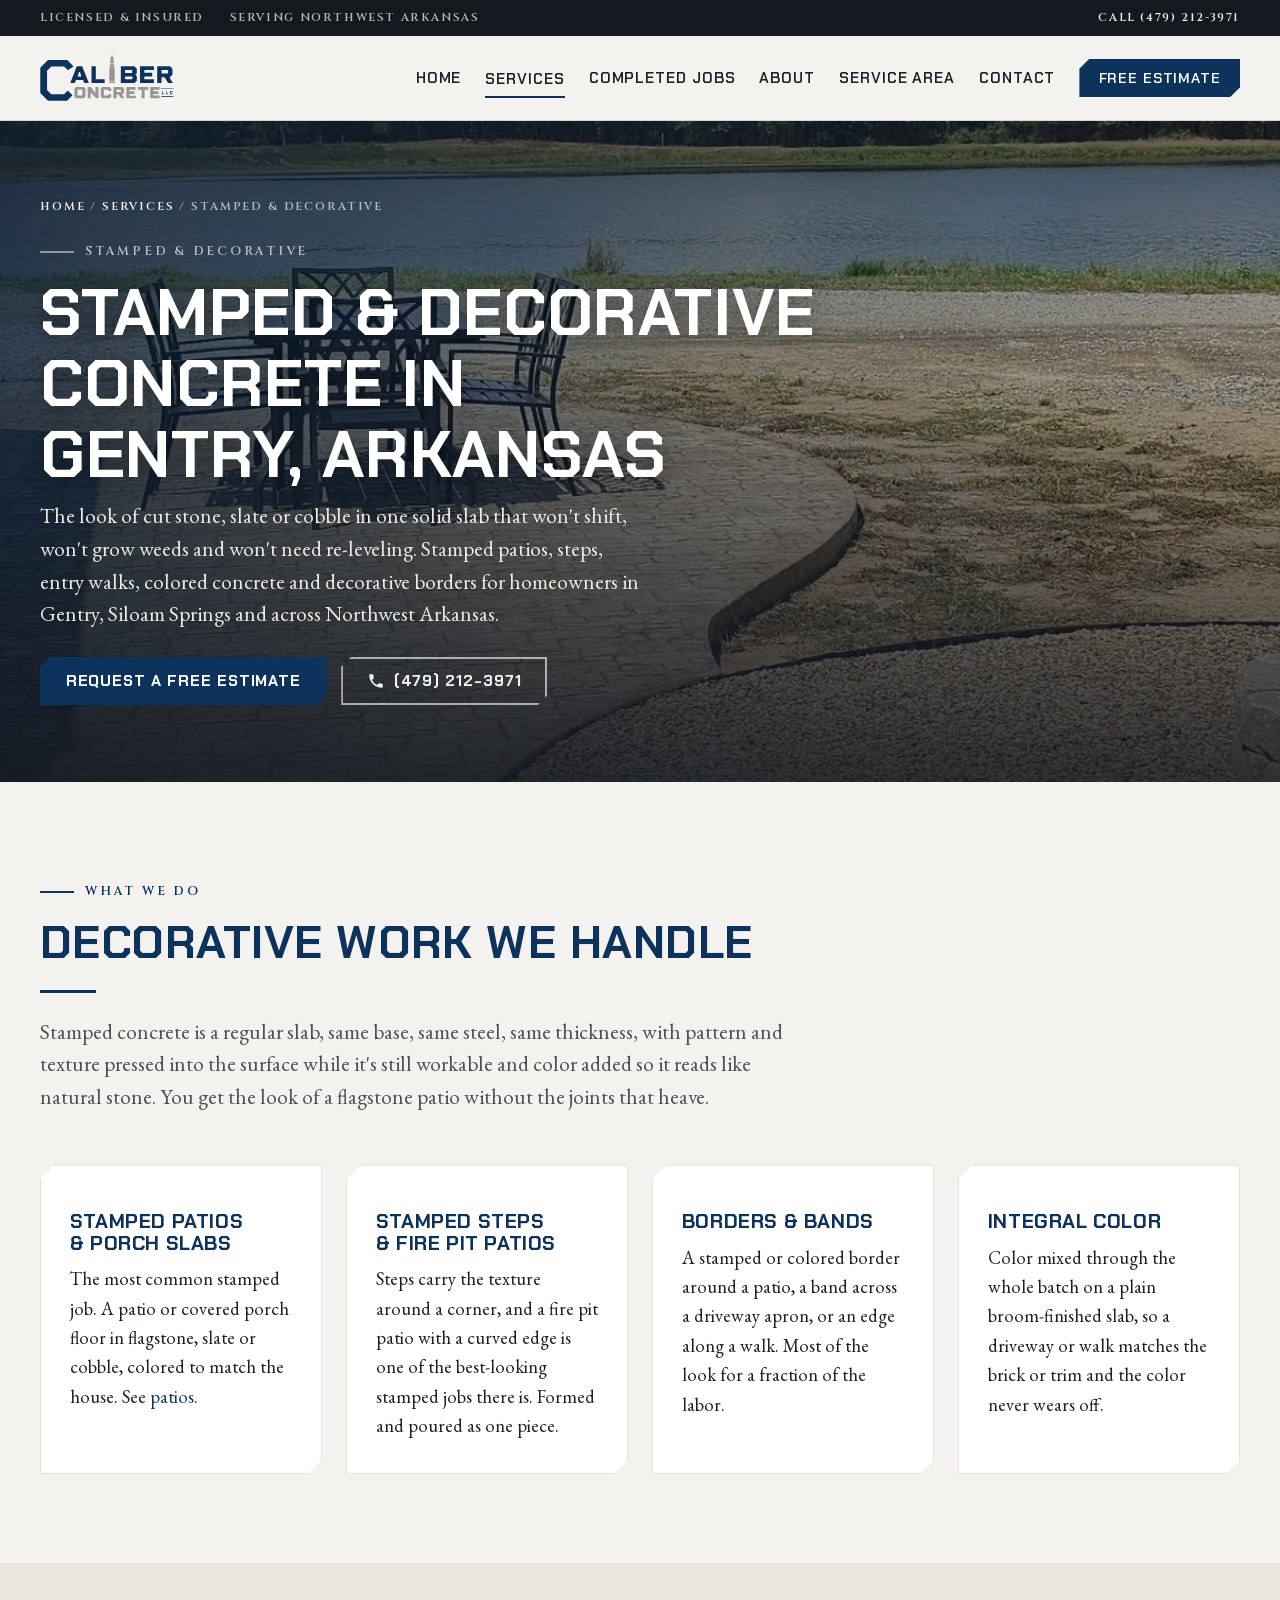
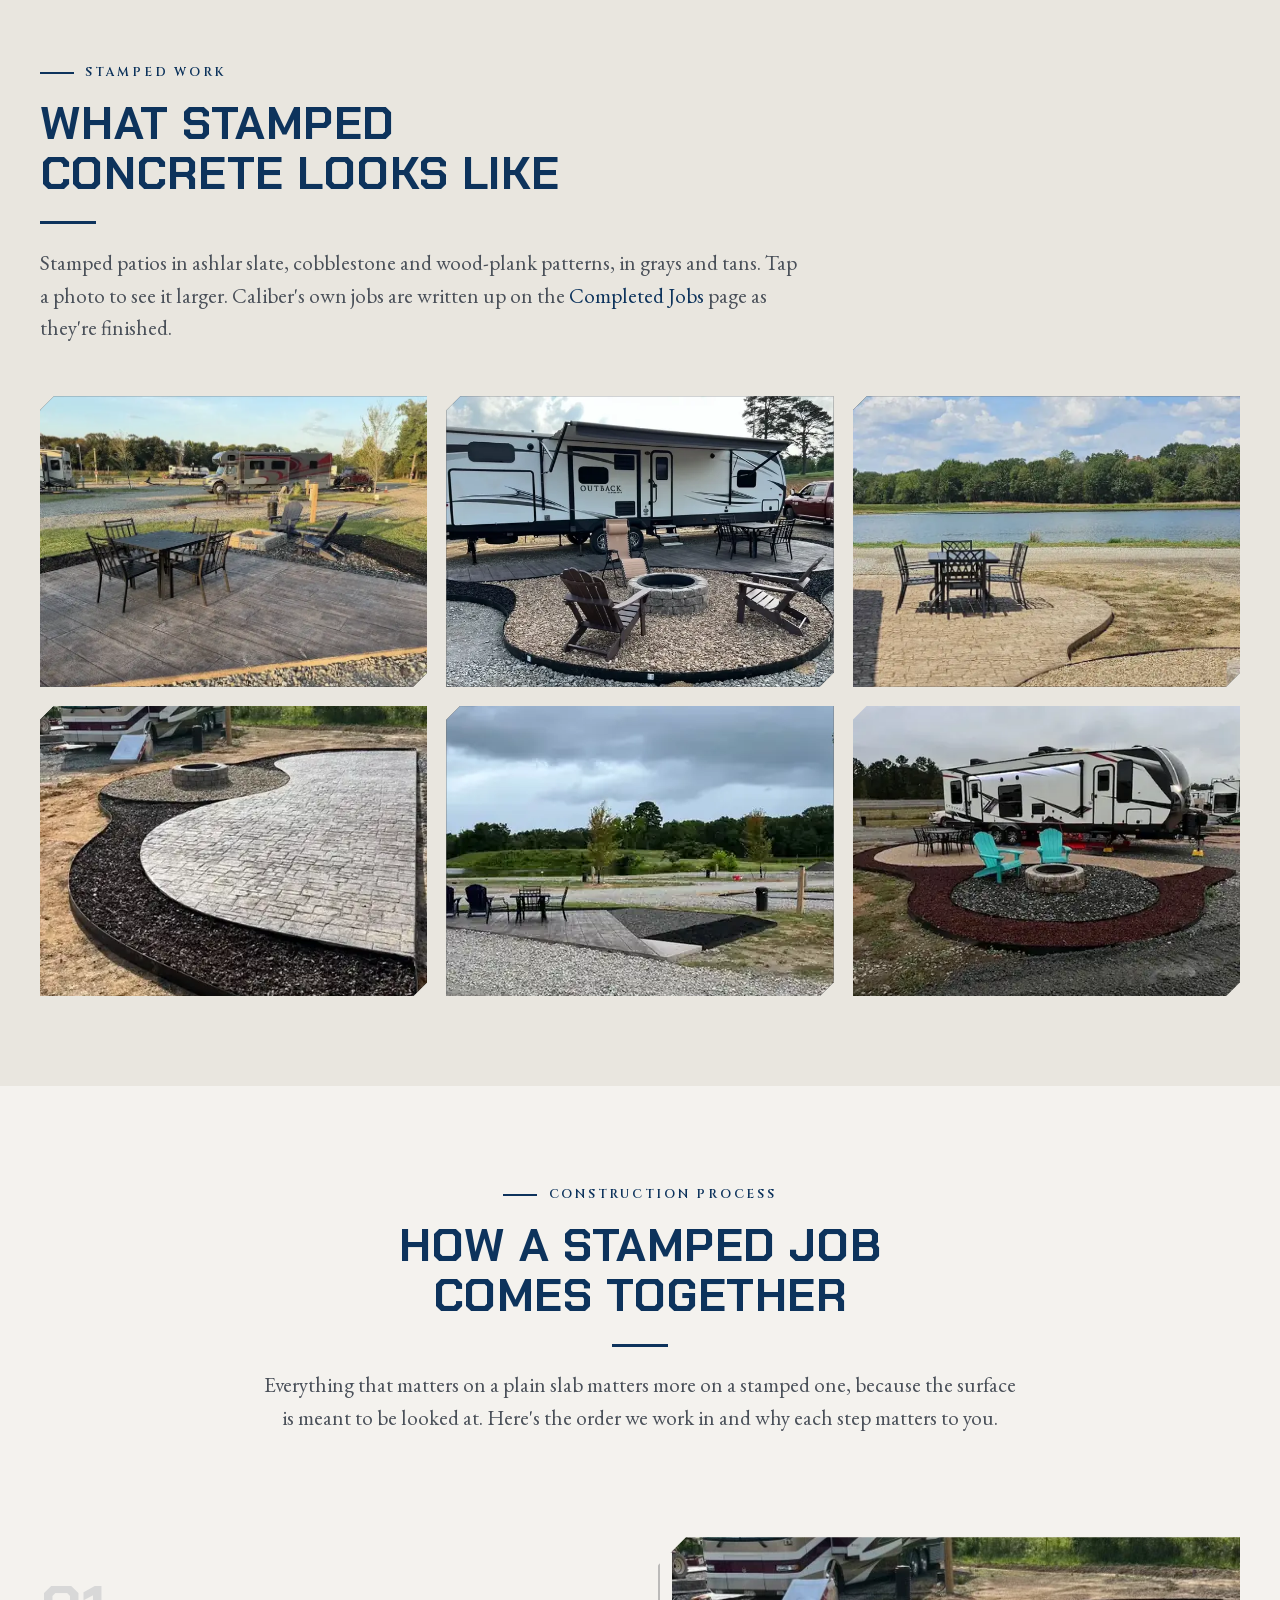
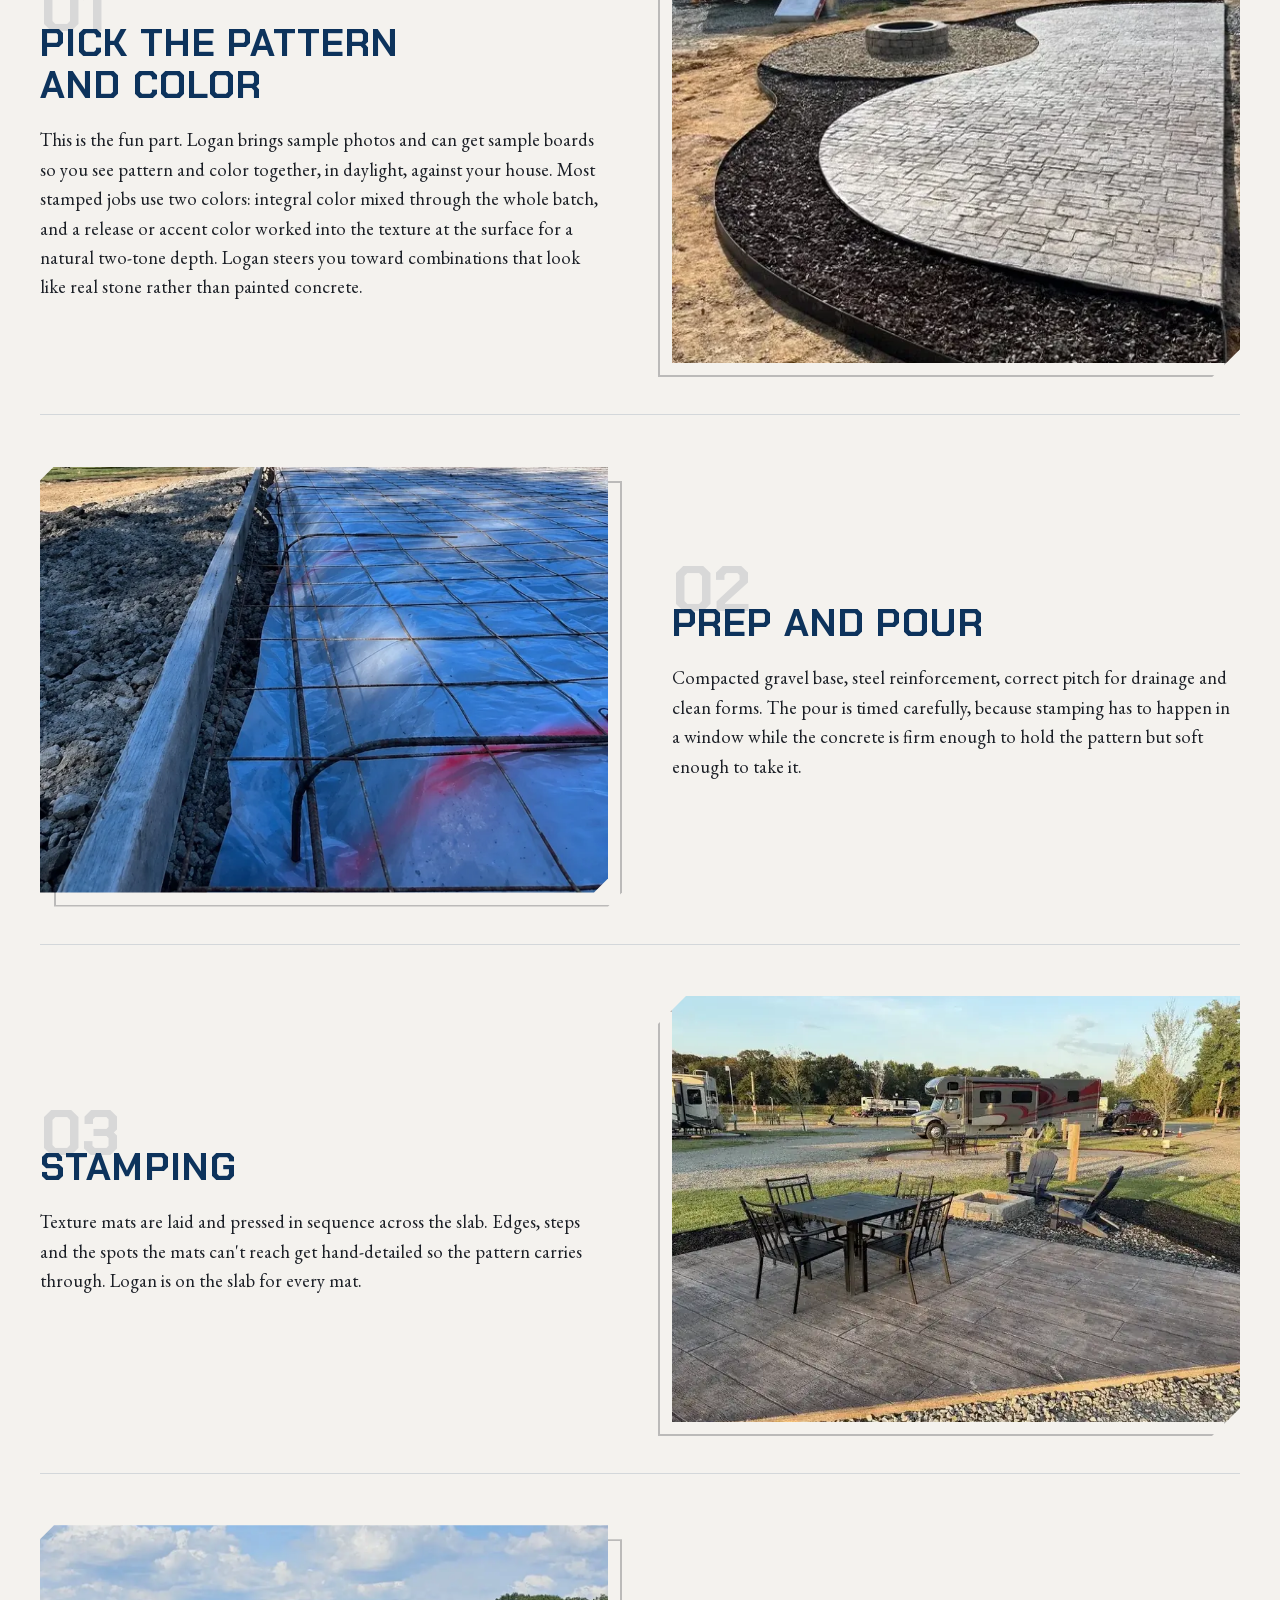
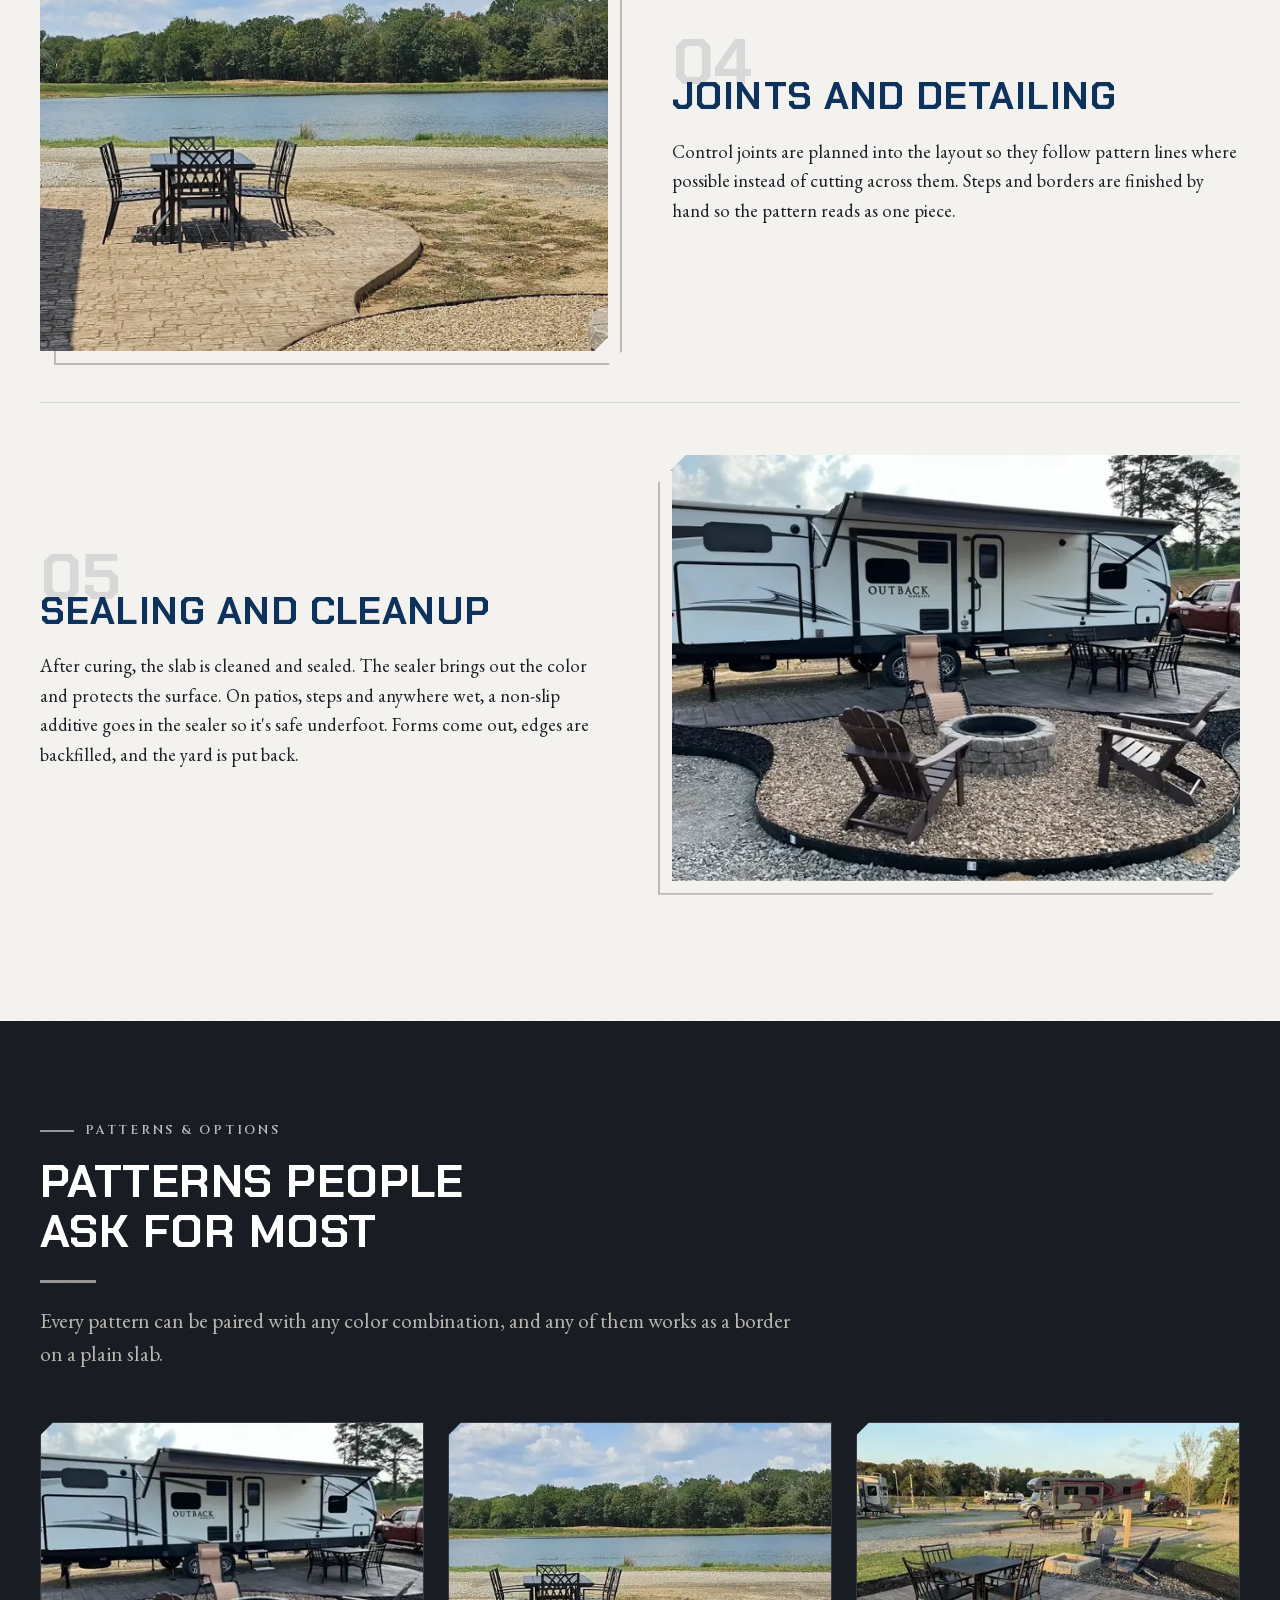
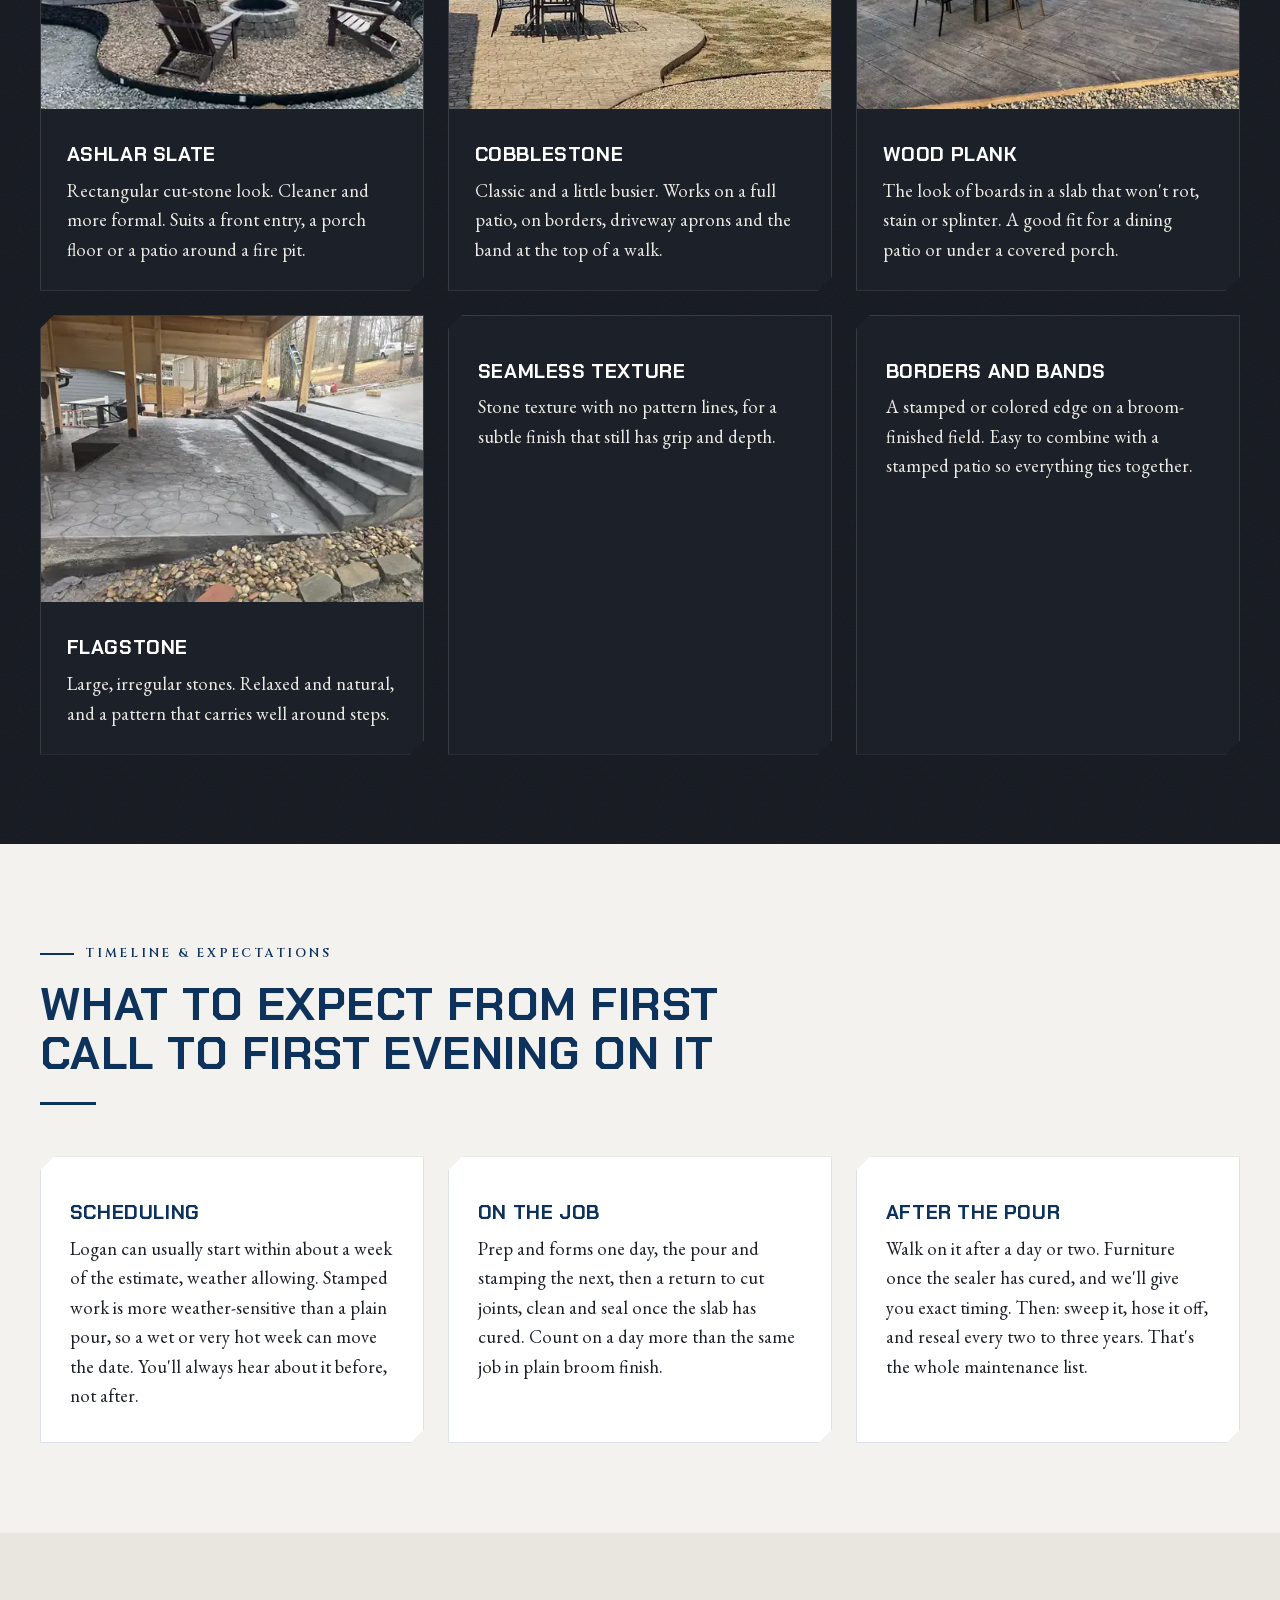
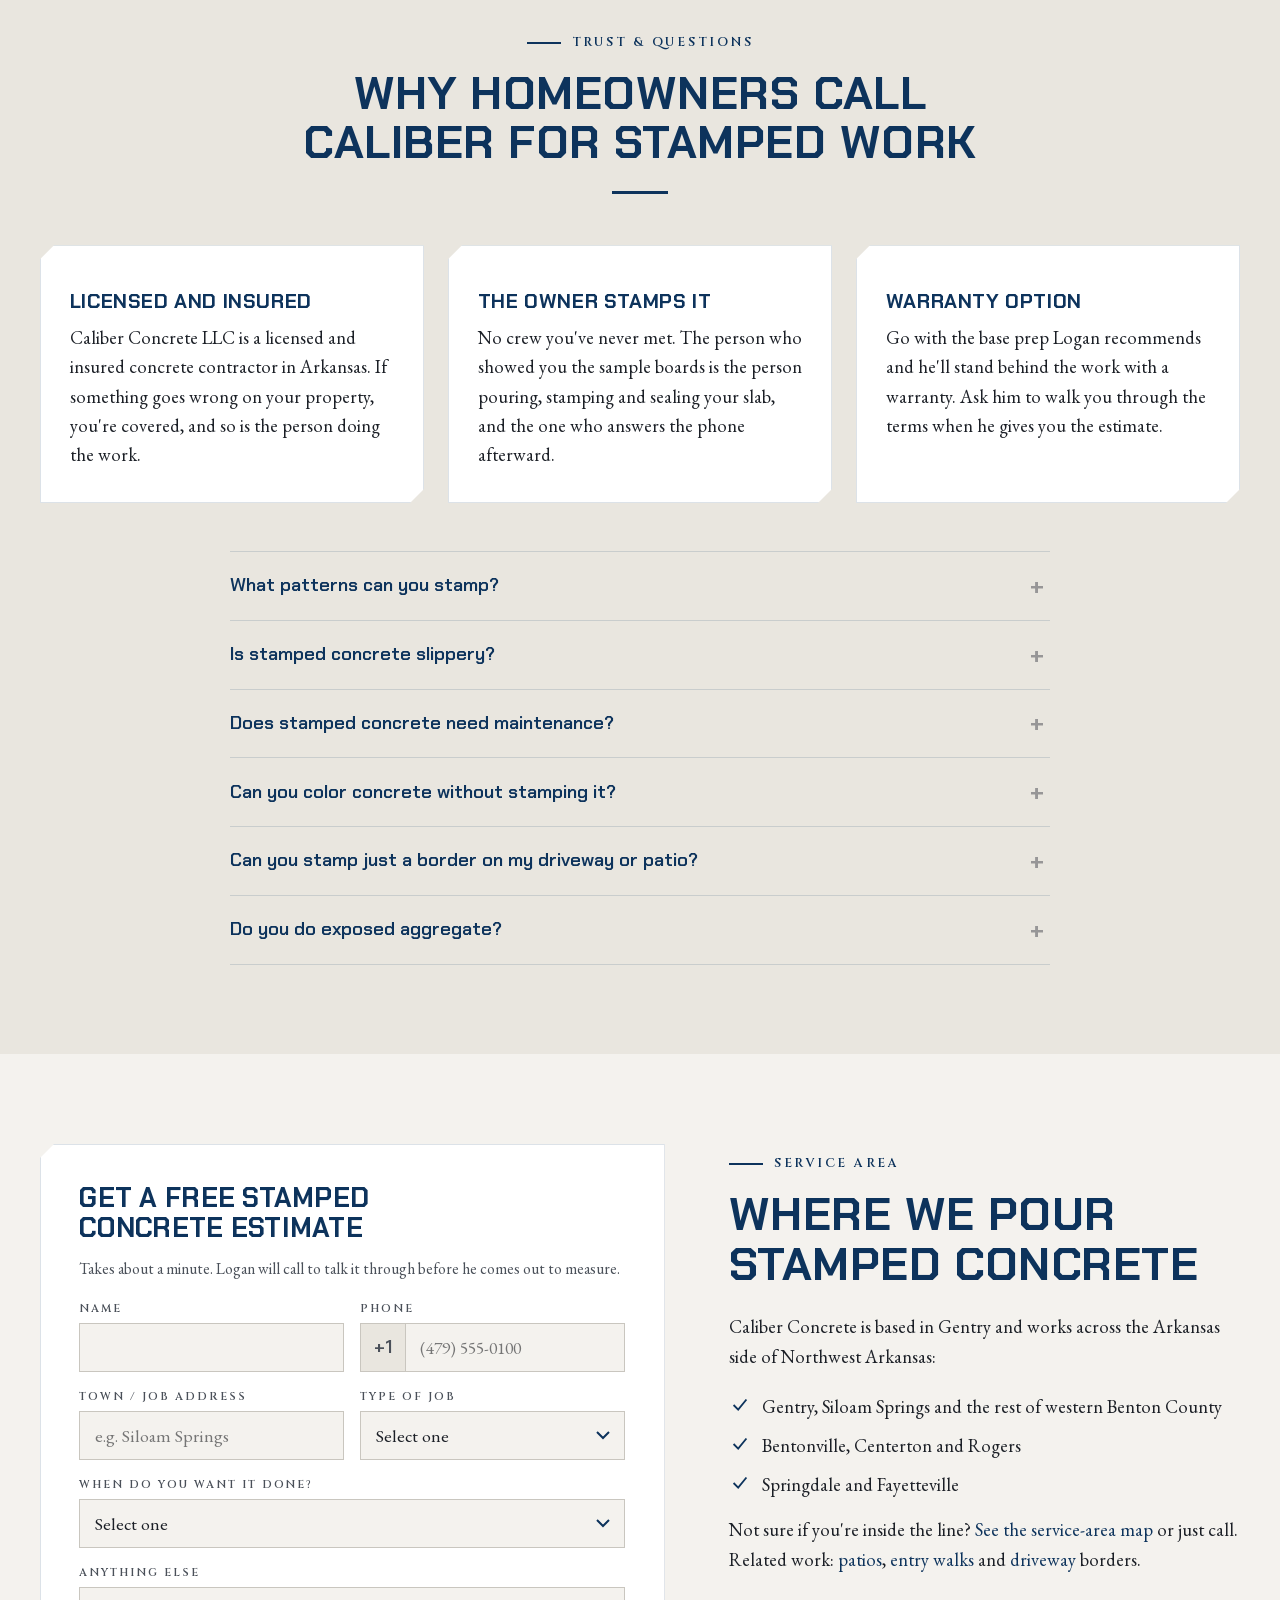
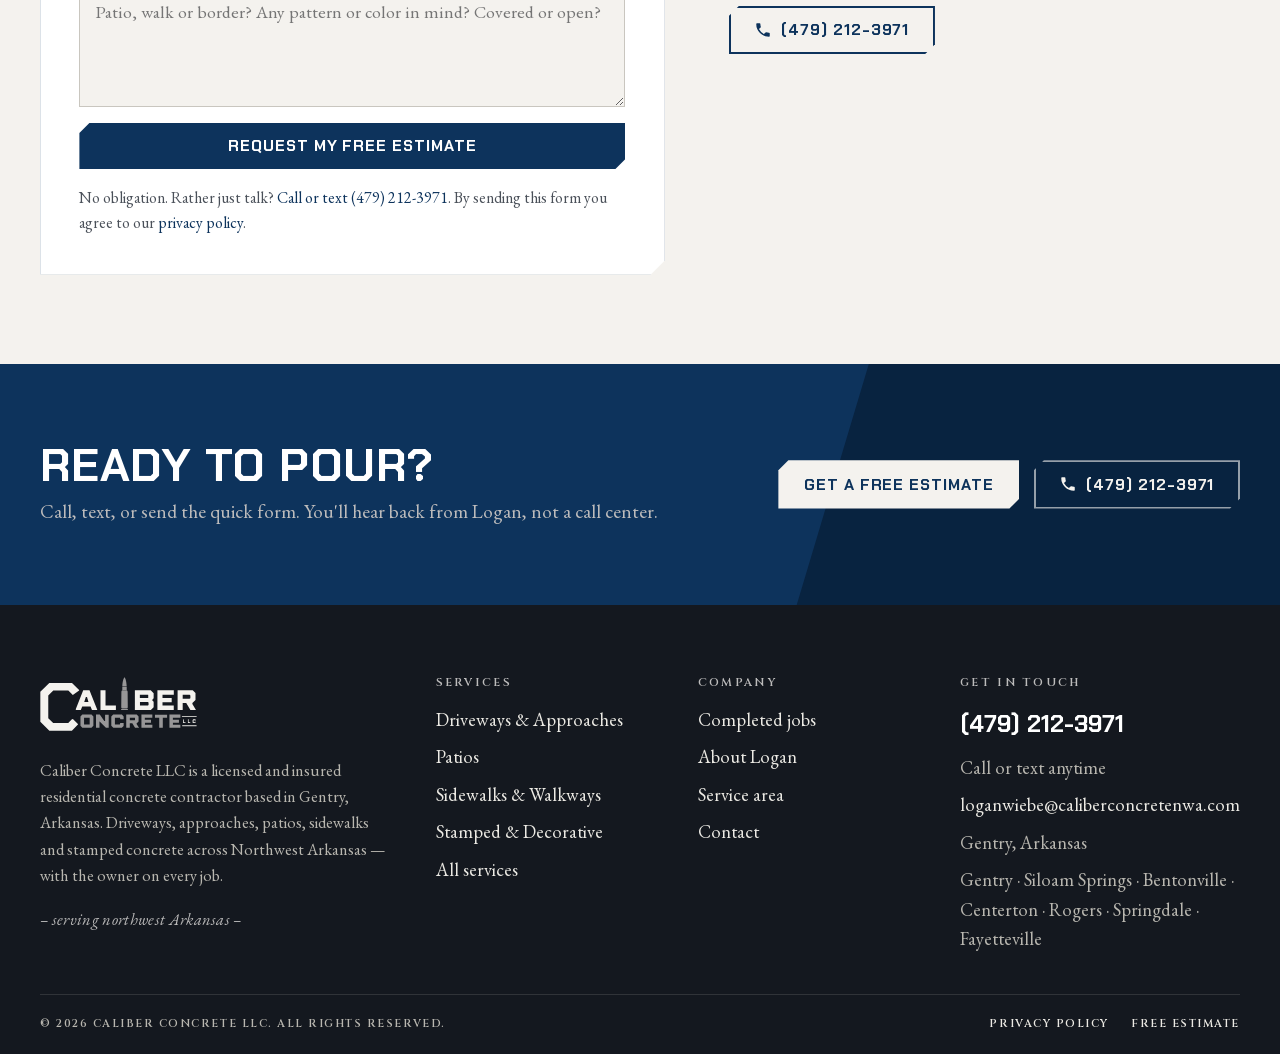
<file: stamped-decorative.html>
<!DOCTYPE html>
<html lang="en">
<head>
<meta charset="UTF-8" />
<meta name="viewport" content="width=device-width, initial-scale=1.0" />
<meta name="theme-color" content="#14181F" />
<title>Stamped &amp; Decorative Concrete, Gentry AR | Caliber Concrete</title>
<meta name="description" content="Stamped patios, steps, entry walks, colored concrete and decorative borders in Gentry, Siloam Springs and across NWA. Licensed &amp; insured. Free estimates." />
<link rel="canonical" href="https://caliberconcretenwa.com/stamped-decorative" />
<link rel="icon" href="/favicon.ico?v=2" sizes="any" />
<link rel="icon" type="image/svg+xml" href="images/favicon.svg?v=2" />
<link rel="apple-touch-icon" href="images/apple-touch-icon.png?v=2" />
<link rel="preload" as="font" type="font/woff2" href="fonts/ChakraPetch-700-latin.woff2" crossorigin />
<link rel="preload" as="font" type="font/woff2" href="fonts/EBGaramond-400-latin.woff2" crossorigin />
<link rel="preload" as="image" fetchpriority="high" href="images/photos/stamped-tan-cobble-lake-sm.webp" media="(max-width:700px)" />
<link rel="preload" as="image" fetchpriority="high" href="images/photos/stamped-tan-cobble-lake.webp" media="(min-width:701px)" />
<link rel="stylesheet" href="css/styles.css?v=18" />
<script type="application/ld+json">{
 "@context": "https://schema.org",
 "@type": "Service",
 "name": "Stamped and decorative concrete",
 "serviceType": "Stamped and decorative concrete",
 "description": "Stamped patterns and integral color for patios, walkways, steps and driveway borders in Northwest Arkansas.",
 "url": "https://caliberconcretenwa.com/stamped-decorative",
 "provider": {"@id": "https://caliberconcretenwa.com/#business"},
 "areaServed": {"@type": "State", "name": "Arkansas"}
}</script>
<script type="application/ld+json">{"@context": "https://schema.org", "@type": "FAQPage", "mainEntity": [{"@type": "Question", "name": "What patterns can you stamp?", "acceptedAnswer": {"@type": "Answer", "text": "The popular ones are flagstone, ashlar slate, cobblestone, wood plank and seamless textures. Logan can show you sample boards and photos so you can pick a pattern that fits the house."}}, {"@type": "Question", "name": "Is stamped concrete slippery?", "acceptedAnswer": {"@type": "Answer", "text": "A sealed stamped surface can be slicker than broom finish when wet. We add a non-slip additive to the sealer on patios, steps and pool-adjacent areas so it's safe underfoot."}}, {"@type": "Question", "name": "Does stamped concrete need maintenance?", "acceptedAnswer": {"@type": "Answer", "text": "Keep it swept and reseal it every two to three years to keep the color rich and protect the surface. That's about it. No weeds, no shifting pavers, no staining a deck."}}, {"@type": "Question", "name": "Can you color concrete without stamping it?", "acceptedAnswer": {"@type": "Answer", "text": "Yes. Integral color, mixed through the whole batch, works on a plain broom-finished slab too. It's a simple way to make a driveway or walk match the house."}}, {"@type": "Question", "name": "Can you stamp just a border on my driveway or patio?", "acceptedAnswer": {"@type": "Answer", "text": "Yes, and it's a popular choice. A broom-finished field with a stamped or colored border gives you most of the look for a fraction of the labor."}}, {"@type": "Question", "name": "Do you do exposed aggregate?", "acceptedAnswer": {"@type": "Answer", "text": "No. Caliber does broom, stamped and colored finishes and keeps the focus on doing those three well."}}]}</script>
<meta property="og:type" content="website" />
<meta property="og:site_name" content="Caliber Concrete LLC" />
<meta property="og:title" content="Stamped &amp; Decorative Concrete, Gentry AR | Caliber Concrete" />
<meta property="og:description" content="Stamped patios, steps, entry walks, colored concrete and decorative borders in Gentry, Siloam Springs and across NWA. Licensed &amp; insured. Free estimates." />
<meta property="og:url" content="https://caliberconcretenwa.com/stamped-decorative" />
<meta property="og:image" content="https://caliberconcretenwa.com/images/og-image.jpg" />
<meta property="og:image:width" content="1200" />
<meta property="og:image:height" content="630" />
<meta name="twitter:card" content="summary_large_image" />
<!-- Google Analytics / Ads tags: not installed yet — see README -->
</head>
<body>
<div class="topbar">
  <div class="wrap">
    <div class="topbar__left"><span>Licensed &amp; Insured</span><span>Serving Northwest Arkansas</span></div>
    <a href="tel:+14792123971">Call (479) 212-3971</a>
  </div>
</div>
<header class="header">
  <div class="wrap">
    <a class="brand" href="/" aria-label="Caliber Concrete LLC home"><svg class="logo " viewBox="0 0 956 329" role="img" aria-labelledby="logo-t" xmlns="http://www.w3.org/2000/svg"><title id="logo-t">Caliber Concrete LLC</title>
<style>.logo .p{fill:var(--logo-primary,#0D335C)}.logo .s{fill:var(--logo-secondary,#979697)}</style>
<path class="p" fill-rule="evenodd" d="M2.0 90.6 L 2.0 272.0 L 57.1 327.0 L 194.2 327.0 L 232.6 288.5 L 200.3 256.2 L 192.8 258.9 L 173.4 278.3 L 173.4 281.0 L 80.5 281.0 L 50.4 251.0 L 50.4 112.5 L 80.9 82.0 L 172.6 82.0 L 200.0 109.3 L 238.4 82.9 L 238.4 79.6 L 194.9 36.1 L 56.6 36.1Z"/>
<path class="p" fill-rule="evenodd" d="M263.3 81.2 L 218.3 195.0 L 218.3 200.8 L 248.8 200.8 L 257.3 179.2 L 308.0 179.2 L 316.6 201.0 L 349.4 201.0 L 301.5 81.2Z M279.4 122.0 L 286.4 122.0 L 295.4 153.0 L 269.4 153.0Z"/>
<path class="p" fill-rule="evenodd" d="M462.4 173.0 L 399.2 173.0 L 399.2 81.2 L 368.5 81.2 L 368.5 201.0 L 462.4 201.0Z"/>
<path class="p" fill-rule="evenodd" d="M675.5 200.8 L 692.4 183.8 L 692.4 150.8 L 684.4 142.8 L 684.4 138.2 L 692.4 130.2 L 692.4 98.7 L 674.7 81.0 L 578.1 81.0 L 578.1 200.8Z M608.4 108.0 L 658.3 108.0 L 659.4 110.0 L 659.4 128.0 L 608.4 128.0Z M609.1 153.0 L 658.3 153.0 L 661.4 157.4 L 661.4 170.2 L 657.8 173.8 L 609.1 173.8Z"/>
<path class="p" fill-rule="evenodd" d="M814.9 200.8 L 814.9 173.2 L 746.4 173.2 L 746.4 154.0 L 802.4 154.0 L 802.4 127.6 L 746.4 127.6 L 746.4 108.0 L 815.2 108.0 L 815.2 81.2 L 715.4 81.2 L 715.4 200.8Z"/>
<path class="p" fill-rule="evenodd" d="M838.4 201.0 L 869.4 201.0 L 869.4 159.0 L 891.0 159.0 L 916.4 200.8 L 950.2 200.8 L 928.4 164.1 L 928.4 158.8 L 947.4 139.8 L 947.4 97.6 L 930.7 81.0 L 838.4 81.0Z M912.0 108.0 L 916.2 112.2 L 916.2 130.2 L 910.9 133.0 L 869.4 133.0 L 869.4 108.0Z"/>
<path class="p" fill-rule="evenodd" d="M954.4 239.0 L 866.8 239.0 L 864.4 241.4 L 864.4 244.0 L 954.4 244.0Z"/>
<path class="p" fill-rule="evenodd" d="M871.6 262.9 L 871.6 280.8 L 881.4 280.8 L 886.4 279.9 L 886.4 276.0 L 876.2 276.0 L 876.2 258.6 L 872.5 257.9Z"/>
<path class="p" fill-rule="evenodd" d="M915.2 276.0 L 905.4 276.0 L 905.4 258.0 L 901.4 258.0 L 901.4 280.8 L 915.2 280.8Z"/>
<path class="p" fill-rule="evenodd" d="M933.6 280.7 L 943.2 280.7 L 948.4 277.9 L 948.4 273.0 L 943.6 273.0 L 942.5 276.0 L 935.4 276.0 L 935.4 263.0 L 942.3 263.0 L 944.3 266.5 L 947.9 264.3 L 948.6 260.7 L 945.9 258.0 L 934.4 258.0 L 929.9 262.5 L 929.9 278.3Z"/>
<path class="p" fill-rule="evenodd" d="M953.9 299.8 L 953.9 294.2 L 866.4 294.2 L 866.4 299.8Z"/>
<path class="s" fill-rule="evenodd" d="M314.0 229.0 L 257.8 229.0 L 246.5 240.2 L 246.5 297.5 L 258.0 309.0 L 313.5 309.0 L 325.3 297.2 L 325.3 240.2Z M301.9 248.6 L 302.6 249.4 L 302.6 289.4 L 268.4 289.4 L 268.4 248.6Z"/>
<path class="s" fill-rule="evenodd" d="M362.4 309.0 L 362.4 269.0 L 361.8 269.0 L 401.8 309.0 L 418.6 309.0 L 418.6 229.5 L 396.6 229.5 L 396.6 268.0 L 391.6 268.0 L 364.3 229.0 L 341.2 229.0 L 341.2 309.0Z"/>
<path class="s" fill-rule="evenodd" d="M434.4 296.8 L 446.5 309.0 L 498.4 309.0 L 509.6 297.8 L 509.6 280.5 L 488.9 280.5 L 486.5 289.0 L 456.4 289.0 L 456.4 248.5 L 487.1 248.5 L 489.4 258.0 L 509.7 258.0 L 509.7 239.9 L 498.9 229.0 L 445.9 229.0 L 434.4 240.5Z"/>
<path class="s" fill-rule="evenodd" d="M525.4 308.8 L 547.2 308.8 L 547.2 282.0 L 562.3 282.0 L 579.1 308.6 L 603.6 308.6 L 588.4 286.4 L 588.4 282.6 L 600.6 270.4 L 600.6 240.2 L 589.4 229.0 L 525.4 229.0Z M578.8 248.0 L 578.8 262.2 L 577.0 264.0 L 547.4 264.0 L 547.4 248.0Z"/>
<path class="s" fill-rule="evenodd" d="M618.0 308.7 L 684.6 308.7 L 684.6 290.6 L 639.5 290.6 L 639.5 278.2 L 676.4 278.2 L 676.4 259.8 L 638.6 259.8 L 638.6 248.0 L 684.4 248.0 L 684.4 229.0 L 618.0 229.0Z"/>
<path class="s" fill-rule="evenodd" d="M748.2 308.8 L 748.2 247.9 L 774.4 247.9 L 774.4 229.6 L 700.4 229.6 L 700.4 248.0 L 726.4 248.0 L 726.4 308.8Z"/>
<path class="s" fill-rule="evenodd" d="M855.2 309.0 L 855.2 290.5 L 809.9 290.5 L 809.9 278.2 L 846.6 278.2 L 846.6 261.2 L 846.1 259.8 L 809.6 259.8 L 809.6 248.0 L 855.4 248.0 L 855.4 229.0 L 788.6 229.0 L 788.6 309.0Z"/>
<path class="s" fill-rule="evenodd" d="M514.9 2.0 C 521.0 7.6 527.5 29.0 528.3 58.0 L 501.5 58.0 C 502.3 29.0 508.8 7.6 514.9 2.0ZM528.4 60.5 C 528.4 61.7 528.4 62.8 528.4 64.0 L 528.4 79.0 L 531.4 80.0 L 531.4 80.5 L 498.4 80.5 L 498.4 80.0 L 501.4 79.0 L 501.4 64.0 C 501.4 62.8 501.4 61.7 501.4 60.5ZM531.4 83.0 L 531.4 84.0 L 533.9 88.0 L 534.9 188.0 L 531.4 189.0 L 531.4 189.5 L 498.4 189.5 L 498.4 189.0 L 494.9 188.0 L 495.9 88.0 L 498.4 84.0 L 498.4 83.0ZM531.4 192.5 L 531.4 193.0 L 535.4 195.0 L 535.4 200.5 L 494.4 200.5 L 494.4 195.0 L 498.4 193.0 L 498.4 192.5Z"/>
</svg></a>
    <a class="header__call" href="tel:+14792123971">(479) 212-3971</a>
    <button class="nav-toggle" aria-label="Menu" aria-expanded="false" aria-controls="nav"><span></span><span></span><span></span></button>
    <nav class="nav" id="nav" aria-label="Main"><a href="/">Home</a><div class="has-sub"><a href="services" aria-expanded="false">Services</a><div class="sub"><a class="sub__all" href="services">All Services</a><a href="driveways">Driveways &amp; Approaches</a><a href="patios">Patios</a><a href="sidewalks">Sidewalks &amp; Walkways</a><a href="stamped-decorative">Stamped &amp; Decorative</a></div></div><a href="completed-jobs">Completed Jobs</a><a href="about">About</a><a href="service-area">Service Area</a><a href="contact">Contact</a><a class="btn btn--navy" href="contact">Free Estimate</a></nav>
  </div>
</header>
<main>
<section class="hero hero--page">
  <picture><source media="(max-width:700px)" srcset="images/photos/stamped-tan-cobble-lake-sm.webp" /><img class="hero__img" src="images/photos/stamped-tan-cobble-lake.webp" alt="Tan stamped concrete patio in a cobblestone pattern beside a lake" width="1206" height="1474" fetchpriority="high" style="object-position:center 70%" /></picture>
  <div class="wrap"><div class="hero__inner">
    <div class="crumbs fade-in"><a href="/">Home</a> / <a href="services">Services</a> / Stamped &amp; Decorative</div>
    <div class="eyebrow fade-in">Stamped &amp; Decorative</div>
    <h1 class="fade-in">Stamped &amp; Decorative Concrete in Gentry, Arkansas</h1>
    <p class="lead fade-in">The look of cut stone, slate or cobble in one solid slab that won't shift, won't grow weeds and won't need re-leveling. Stamped patios, steps, entry walks, colored concrete and decorative borders for homeowners in Gentry, Siloam Springs and across Northwest Arkansas.</p>
    <div class="hero__actions fade-in"><a class="btn btn--navy" href="#estimate">Request a Free Estimate</a><a class="btn btn--ghost" href="tel:+14792123971"><svg viewBox="0 0 24 24" aria-hidden="true"><path fill="currentColor" d="M6.6 10.8a15.1 15.1 0 0 0 6.6 6.6l2.2-2.2a1 1 0 0 1 1-.25c1.1.37 2.3.57 3.6.57a1 1 0 0 1 1 1V20a1 1 0 0 1-1 1A17 17 0 0 1 3 4a1 1 0 0 1 1-1h3.5a1 1 0 0 1 1 1c0 1.25.2 2.45.57 3.57a1 1 0 0 1-.25 1L6.6 10.8z"/></svg> (479) 212-3971</a></div>
  </div></div>
</section>

<section class="section">
  <div class="wrap">
    <div class="section__head reveal">
      <div class="eyebrow">What we do</div>
      <h2>Decorative work we handle</h2>
      <div class="rule"></div>
      <p class="lead">Stamped concrete is a regular slab, same base, same steel, same thickness, with pattern and texture pressed into the surface while it's still workable and color added so it reads like natural stone. You get the look of a flagstone patio without the joints that heave.</p>
    </div>
    <div class="grid grid--4"><div class="card reveal"><h3>Stamped patios &amp; porch slabs</h3><p>The most common stamped job. A patio or covered porch floor in flagstone, slate or cobble, colored to match the house. See <a href="patios">patios</a>.</p></div><div class="card reveal" data-delay=1><h3>Stamped steps &amp; fire pit patios</h3><p>Steps carry the texture around a corner, and a fire pit patio with a curved edge is one of the best-looking stamped jobs there is. Formed and poured as one piece.</p></div><div class="card reveal" data-delay=2><h3>Borders &amp; bands</h3><p>A stamped or colored border around a patio, a band across a driveway apron, or an edge along a walk. Most of the look for a fraction of the labor.</p></div><div class="card reveal" data-delay=3><h3>Integral color</h3><p>Color mixed through the whole batch on a plain broom-finished slab, so a driveway or walk matches the brick or trim and the color never wears off.</p></div></div>
  </div>
</section>

<section class="section section--paper-deep">
  <div class="wrap">
    <div class="section__head reveal">
      <div class="eyebrow">Stamped work</div>
      <h2>What stamped concrete looks like</h2>
      <div class="rule"></div>
      <p class="lead">Stamped patios in ashlar slate, cobblestone and wood-plank patterns, in grays and tans. Tap a photo to see it larger. Caliber's own jobs are written up on the <a href="completed-jobs">Completed Jobs</a> page as they're finished.</p>
    </div>
    <div class="gallery reveal"><figure data-full="images/photos/stamped-wood-plank-table.webp"><img src="images/photos/stamped-wood-plank-table-sm.webp" srcset="images/photos/stamped-wood-plank-table-xs.webp 480w, images/photos/stamped-wood-plank-table-sm.webp 800w" sizes="(max-width:600px) 100vw, (max-width:980px) 50vw, 33vw" alt="Stamped concrete patio in a wood-plank pattern with a dining table and fire pit seating" width="800" height="667" loading="lazy" /></figure><figure data-full="images/photos/stamped-ashlar-firepit.webp"><img src="images/photos/stamped-ashlar-firepit-sm.webp" srcset="images/photos/stamped-ashlar-firepit-xs.webp 480w, images/photos/stamped-ashlar-firepit-sm.webp 800w" sizes="(max-width:600px) 100vw, (max-width:980px) 50vw, 33vw" alt="Gray ashlar slate stamped patio with a stone fire pit and Adirondack chairs" width="800" height="504" loading="lazy" /></figure><figure data-full="images/photos/stamped-tan-cobble-lake.webp"><img src="images/photos/stamped-tan-cobble-lake-sm.webp" srcset="images/photos/stamped-tan-cobble-lake-xs.webp 480w, images/photos/stamped-tan-cobble-lake-sm.webp 800w" sizes="(max-width:600px) 100vw, (max-width:980px) 50vw, 33vw" alt="Tan cobblestone stamped patio with a curved edge beside a lake" width="800" height="978" loading="lazy" /></figure><figure data-full="images/photos/stamped-cobble-firepit.webp"><img src="images/photos/stamped-cobble-firepit-sm.webp" srcset="images/photos/stamped-cobble-firepit-xs.webp 480w, images/photos/stamped-cobble-firepit-sm.webp 800w" sizes="(max-width:600px) 100vw, (max-width:980px) 50vw, 33vw" alt="Gray cobblestone stamped patio with a curved edge and fire pit" width="585" height="645" loading="lazy" /></figure><figure data-full="images/photos/stamped-wood-plank-lake.webp"><img src="images/photos/stamped-wood-plank-lake-sm.webp" srcset="images/photos/stamped-wood-plank-lake-xs.webp 480w, images/photos/stamped-wood-plank-lake-sm.webp 800w" sizes="(max-width:600px) 100vw, (max-width:980px) 50vw, 33vw" alt="Wood-plank stamped patio with seating overlooking a lake" width="800" height="484" loading="lazy" /></figure><figure data-full="images/photos/stamped-patio-camp-chairs.webp"><img src="images/photos/stamped-patio-camp-chairs-sm.webp" srcset="images/photos/stamped-patio-camp-chairs-xs.webp 480w, images/photos/stamped-patio-camp-chairs-sm.webp 800w" sizes="(max-width:600px) 100vw, (max-width:980px) 50vw, 33vw" alt="Stamped concrete patio with a fire pit and turquoise chairs" width="640" height="480" loading="lazy" /></figure></div>
  </div>
</section>

<section class="section">
  <div class="wrap">
    <div class="section__head section__head--center reveal">
      <div class="eyebrow">Construction process</div>
      <h2>How a stamped job comes together</h2>
      <div class="rule"></div>
      <p class="lead">Everything that matters on a plain slab matters more on a stamped one, because the surface is meant to be looked at. Here's the order we work in and why each step matters to you.</p>
    </div>
    <div class="srow reveal">
      <div class="srow__media"><img src="images/photos/stamped-cobble-firepit.webp" sizes="(max-width:980px) 100vw, 50vw" alt="Gray cobblestone pattern and color up close" width="585" height="645" loading="lazy" /></div>
      <div><div class="srow__num">01</div><h3>Pick the pattern and color</h3><p>This is the fun part. Logan brings sample photos and can get sample boards so you see pattern and color together, in daylight, against your house. Most stamped jobs use two colors: integral color mixed through the whole batch, and a release or accent color worked into the texture at the surface for a natural two-tone depth. Logan steers you toward combinations that look like real stone rather than painted concrete.</p></div>
    </div>
    <div class="srow reveal">
      <div class="srow__media"><img src="images/photos/prep-forms-rebar.webp" srcset="images/photos/prep-forms-rebar-xs.webp 480w, images/photos/prep-forms-rebar-sm.webp 800w, images/photos/prep-forms-rebar.webp 1081w" sizes="(max-width:980px) 100vw, 50vw" alt="Rebar grid tied inside the forms before a pour" width="1081" height="902" loading="lazy" /></div>
      <div><div class="srow__num">02</div><h3>Prep and pour</h3><p>Compacted gravel base, steel reinforcement, correct pitch for drainage and clean forms. The pour is timed carefully, because stamping has to happen in a window while the concrete is firm enough to hold the pattern but soft enough to take it.</p></div>
    </div>
    <div class="srow reveal">
      <div class="srow__media"><img src="images/photos/stamped-wood-plank-table.webp" srcset="images/photos/stamped-wood-plank-table-xs.webp 480w, images/photos/stamped-wood-plank-table-sm.webp 800w, images/photos/stamped-wood-plank-table.webp 1206w" sizes="(max-width:980px) 100vw, 50vw" alt="Wood-plank stamped pattern carried to the edges of a patio" width="1206" height="1005" loading="lazy" /></div>
      <div><div class="srow__num">03</div><h3>Stamping</h3><p>Texture mats are laid and pressed in sequence across the slab. Edges, steps and the spots the mats can't reach get hand-detailed so the pattern carries through. Logan is on the slab for every mat.</p></div>
    </div>
    <div class="srow reveal">
      <div class="srow__media"><img src="images/photos/stamped-tan-cobble-lake.webp" srcset="images/photos/stamped-tan-cobble-lake-xs.webp 480w, images/photos/stamped-tan-cobble-lake-sm.webp 800w, images/photos/stamped-tan-cobble-lake.webp 1206w" sizes="(max-width:980px) 100vw, 50vw" alt="Cobblestone pattern finished cleanly along a curved edge" width="1206" height="1474" loading="lazy" /></div>
      <div><div class="srow__num">04</div><h3>Joints and detailing</h3><p>Control joints are planned into the layout so they follow pattern lines where possible instead of cutting across them. Steps and borders are finished by hand so the pattern reads as one piece.</p></div>
    </div>
    <div class="srow reveal">
      <div class="srow__media"><img src="images/photos/stamped-ashlar-firepit.webp" srcset="images/photos/stamped-ashlar-firepit-xs.webp 480w, images/photos/stamped-ashlar-firepit-sm.webp 800w, images/photos/stamped-ashlar-firepit.webp 928w" sizes="(max-width:980px) 100vw, 50vw" alt="Sealed ashlar slate patio with the color brought out" width="928" height="585" loading="lazy" /></div>
      <div><div class="srow__num">05</div><h3>Sealing and cleanup</h3><p>After curing, the slab is cleaned and sealed. The sealer brings out the color and protects the surface. On patios, steps and anywhere wet, a non-slip additive goes in the sealer so it's safe underfoot. Forms come out, edges are backfilled, and the yard is put back.</p></div>
    </div>
  </div>
</section>

<section class="section on-dark">
  <div class="wrap">
    <div class="section__head reveal">
      <div class="eyebrow">Patterns &amp; options</div>
      <h2>Patterns people ask for most</h2>
      <div class="rule"></div>
      <p class="lead">Every pattern can be paired with any color combination, and any of them works as a border on a plain slab.</p>
    </div>
    <div class="grid grid--3"><div class="card card--img reveal"><img src="images/photos/stamped-ashlar-firepit.webp" srcset="images/photos/stamped-ashlar-firepit-xs.webp 480w, images/photos/stamped-ashlar-firepit-sm.webp 800w, images/photos/stamped-ashlar-firepit.webp 928w" sizes="(max-width:980px) 100vw, 33vw" alt="Gray ashlar slate stamped patio" width="928" height="585" loading="lazy" /><div class="card__body"><h3>Ashlar slate</h3><p>Rectangular cut-stone look. Cleaner and more formal. Suits a front entry, a porch floor or a patio around a fire pit.</p></div></div><div class="card card--img reveal" data-delay="1"><img src="images/photos/stamped-tan-cobble-lake.webp" srcset="images/photos/stamped-tan-cobble-lake-xs.webp 480w, images/photos/stamped-tan-cobble-lake-sm.webp 800w, images/photos/stamped-tan-cobble-lake.webp 1206w" sizes="(max-width:980px) 100vw, 33vw" alt="Tan cobblestone stamped patio" width="1206" height="1474" loading="lazy" /><div class="card__body"><h3>Cobblestone</h3><p>Classic and a little busier. Works on a full patio, on borders, driveway aprons and the band at the top of a walk.</p></div></div><div class="card card--img reveal" data-delay="2"><img src="images/photos/stamped-wood-plank-table.webp" srcset="images/photos/stamped-wood-plank-table-xs.webp 480w, images/photos/stamped-wood-plank-table-sm.webp 800w, images/photos/stamped-wood-plank-table.webp 1206w" sizes="(max-width:980px) 100vw, 33vw" alt="Wood-plank stamped patio with a dining table" width="1206" height="1005" loading="lazy" /><div class="card__body"><h3>Wood plank</h3><p>The look of boards in a slab that won't rot, stain or splinter. A good fit for a dining patio or under a covered porch.</p></div></div><div class="card card--img reveal" data-delay="3"><img src="images/work/stamped-patio-wide.webp" srcset="images/work/stamped-patio-wide-xs.webp 480w, images/work/stamped-patio-wide-sm.webp 800w, images/work/stamped-patio-wide.webp 1800w" sizes="(max-width:980px) 100vw, 33vw" alt="Charcoal flagstone stamped patio" width="1800" height="1350" loading="lazy" /><div class="card__body"><h3>Flagstone</h3><p>Large, irregular stones. Relaxed and natural, and a pattern that carries well around steps.</p></div></div><div class="card reveal" data-delay="4"><h3>Seamless texture</h3><p>Stone texture with no pattern lines, for a subtle finish that still has grip and depth.</p></div><div class="card reveal" data-delay="5"><h3>Borders and bands</h3><p>A stamped or colored edge on a broom-finished field. Easy to combine with a stamped patio so everything ties together.</p></div></div>
  </div>
</section>

<section class="section">
  <div class="wrap">
    <div class="section__head reveal">
      <div class="eyebrow">Timeline &amp; expectations</div>
      <h2>What to expect from first call to first evening on it</h2>
      <div class="rule"></div>
    </div>
    <div class="grid grid--3"><div class="card reveal"><h3>Scheduling</h3><p>Logan can usually start within about a week of the estimate, weather allowing. Stamped work is more weather-sensitive than a plain pour, so a wet or very hot week can move the date. You'll always hear about it before, not after.</p></div><div class="card reveal" data-delay=1><h3>On the job</h3><p>Prep and forms one day, the pour and stamping the next, then a return to cut joints, clean and seal once the slab has cured. Count on a day more than the same job in plain broom finish.</p></div><div class="card reveal" data-delay=2><h3>After the pour</h3><p>Walk on it after a day or two. Furniture once the sealer has cured, and we'll give you exact timing. Then: sweep it, hose it off, and reseal every two to three years. That's the whole maintenance list.</p></div></div>
  </div>
</section>

<section class="section section--paper-deep">
  <div class="wrap">
    <div class="section__head section__head--center reveal">
      <div class="eyebrow">Trust &amp; questions</div>
      <h2>Why homeowners call Caliber for stamped work</h2>
      <div class="rule"></div>
    </div>
    <div class="grid grid--3"><div class="card reveal"><h3>Licensed and insured</h3><p>Caliber Concrete LLC is a licensed and insured concrete contractor in Arkansas. If something goes wrong on your property, you're covered, and so is the person doing the work.</p></div><div class="card reveal" data-delay=1><h3>The owner stamps it</h3><p>No crew you've never met. The person who showed you the sample boards is the person pouring, stamping and sealing your slab, and the one who answers the phone afterward.</p></div><div class="card reveal" data-delay=2><h3>Warranty option</h3><p>Go with the base prep Logan recommends and he'll stand behind the work with a warranty. Ask him to walk you through the terms when he gives you the estimate.</p></div></div>
    <div class="reveal mt-3"><div class="faq"><details><summary>What patterns can you stamp?</summary><p>The popular ones are flagstone, ashlar slate, cobblestone, wood plank and seamless textures. Logan can show you sample boards and photos so you can pick a pattern that fits the house.</p></details><details><summary>Is stamped concrete slippery?</summary><p>A sealed stamped surface can be slicker than broom finish when wet. We add a non-slip additive to the sealer on patios, steps and pool-adjacent areas so it&#x27;s safe underfoot.</p></details><details><summary>Does stamped concrete need maintenance?</summary><p>Keep it swept and reseal it every two to three years to keep the color rich and protect the surface. That&#x27;s about it. No weeds, no shifting pavers, no staining a deck.</p></details><details><summary>Can you color concrete without stamping it?</summary><p>Yes. Integral color, mixed through the whole batch, works on a plain broom-finished slab too. It&#x27;s a simple way to make a driveway or walk match the house.</p></details><details><summary>Can you stamp just a border on my driveway or patio?</summary><p>Yes, and it&#x27;s a popular choice. A broom-finished field with a stamped or colored border gives you most of the look for a fraction of the labor.</p></details><details><summary>Do you do exposed aggregate?</summary><p>No. Caliber does broom, stamped and colored finishes and keeps the focus on doing those three well.</p></details></div></div>
  </div>
</section>

<section class="section" id="estimate">
  <div class="wrap contact">
    <div class="form-card reveal">
      <h2>Get a free stamped concrete estimate</h2>
      <p class="form__note" style="margin:0 0 1.2rem">Takes about a minute. Logan will call to talk it through before he comes out to measure.</p>
      <form class="form" data-lead-form action="https://api.web3forms.com/submit" method="POST">
        <input type="hidden" name="access_key" value="YOUR_WEB3FORMS_ACCESS_KEY" />
        <input type="hidden" name="subject" value="New stamped / decorative estimate request from caliberconcrete website" />
        <input type="hidden" name="from_name" value="Caliber Concrete Website" />
        <input type="hidden" name="page" value="Stamped &amp; Decorative" />
        <input type="checkbox" name="botcheck" class="hp" tabindex="-1" autocomplete="off" aria-hidden="true" />
        <div class="form__row">
          <div class="field"><label for="f-name">Name</label><input id="f-name" type="text" name="name" autocomplete="name" required /></div>
          <div class="field"><label for="f-phone">Phone</label><div class="phone-wrap"><span class="phone-prefix" aria-hidden="true">+1</span><input id="f-phone" type="tel" name="phone" autocomplete="tel" inputmode="numeric" placeholder="(479) 555-0100" pattern="^\([2-9][0-9]{2}\) [2-9][0-9]{2}-[0-9]{4}$" title="10-digit US phone number, e.g. (479) 555-0100" data-us-phone required /></div></div>
        </div>
        <div class="form__row">
          <div class="field"><label for="f-town">Town / job address</label><input id="f-town" type="text" name="town" placeholder="e.g. Siloam Springs" required /></div>
          <div class="field"><label for="f-type">Type of job</label>
            <select id="f-type" name="job_type" required><option value="">Select one</option><option>Stamped patio or porch</option><option>Stamped steps</option><option>Stamped or colored border</option><option>Colored concrete, no stamp</option><option>Stamped entry walk</option><option>Something else</option></select></div>
        </div>
        <div class="field"><label for="f-timeline">When do you want it done?</label>
            <select id="f-timeline" name="timeline" required><option value="">Select one</option><option>As soon as possible</option><option>Within a month</option><option>1–3 months</option><option>Later this year</option><option>Just getting ideas</option></select></div>
        <div class="field"><label for="f-msg">Anything else</label><textarea id="f-msg" name="message" placeholder="Patio, walk or border? Any pattern or color in mind? Covered or open?"></textarea></div>
        <button class="btn btn--navy btn--block" type="submit">Request My Free Estimate</button>
        <p class="form__note">No obligation. Rather just talk? <a href="tel:+14792123971">Call or text (479) 212-3971</a>. By sending this form you agree to our <a href="privacy">privacy policy</a>.</p>
      </form>
    </div>
    <div class="reveal" data-delay="1">
      <div class="eyebrow">Service area</div>
      <h2>Where we pour stamped concrete</h2>
      <p>Caliber Concrete is based in Gentry and works across the Arkansas side of Northwest Arkansas:</p>
      <ul class="checklist">
        <li><svg viewBox="0 0 24 24" aria-hidden="true"><path fill="none" stroke="currentColor" stroke-width="2" d="M5 12l5 5 9-11"/></svg><span>Gentry, Siloam Springs and the rest of western Benton County</span></li>
        <li><svg viewBox="0 0 24 24" aria-hidden="true"><path fill="none" stroke="currentColor" stroke-width="2" d="M5 12l5 5 9-11"/></svg><span>Bentonville, Centerton and Rogers</span></li>
        <li><svg viewBox="0 0 24 24" aria-hidden="true"><path fill="none" stroke="currentColor" stroke-width="2" d="M5 12l5 5 9-11"/></svg><span>Springdale and Fayetteville</span></li>
      </ul>
      <p>Not sure if you're inside the line? <a href="service-area">See the service-area map</a> or just call. Related work: <a href="patios">patios</a>, <a href="sidewalks">entry walks</a> and <a href="driveways">driveway</a> borders.</p>
      <p class="mt-2"><a class="btn btn--ghost" href="tel:+14792123971"><svg viewBox="0 0 24 24" aria-hidden="true"><path fill="currentColor" d="M6.6 10.8a15.1 15.1 0 0 0 6.6 6.6l2.2-2.2a1 1 0 0 1 1-.25c1.1.37 2.3.57 3.6.57a1 1 0 0 1 1 1V20a1 1 0 0 1-1 1A17 17 0 0 1 3 4a1 1 0 0 1 1-1h3.5a1 1 0 0 1 1 1c0 1.25.2 2.45.57 3.57a1 1 0 0 1-.25 1L6.6 10.8z"/></svg> (479) 212-3971</a></p>
    </div>
  </div>
</section>

<section class="cta">
  <div class="wrap">
    <div class="reveal"><h2>Ready to pour?</h2><p>Call, text, or send the quick form. You'll hear back from Logan, not a call center.</p></div>
    <div class="cta__actions reveal" data-delay="1"><a class="btn btn--navy" href="#estimate">Get a Free Estimate</a><a class="btn btn--ghost" href="tel:+14792123971"><svg viewBox="0 0 24 24" aria-hidden="true"><path fill="currentColor" d="M6.6 10.8a15.1 15.1 0 0 0 6.6 6.6l2.2-2.2a1 1 0 0 1 1-.25c1.1.37 2.3.57 3.6.57a1 1 0 0 1 1 1V20a1 1 0 0 1-1 1A17 17 0 0 1 3 4a1 1 0 0 1 1-1h3.5a1 1 0 0 1 1 1c0 1.25.2 2.45.57 3.57a1 1 0 0 1-.25 1L6.6 10.8z"/></svg> (479) 212-3971</a></div>
  </div>
</section>
</main>
<footer class="footer">
  <div class="wrap">
    <div class="footer__top">
      <div class="footer__logo" style="--logo-primary:#F4F2EE;--logo-secondary:#979697">
        <svg class="logo " viewBox="0 0 956 329" role="img" aria-labelledby="logo-f" xmlns="http://www.w3.org/2000/svg"><title id="logo-f">Caliber Concrete LLC</title>
<style>.logo .p{fill:var(--logo-primary,#0D335C)}.logo .s{fill:var(--logo-secondary,#979697)}</style>
<path class="p" fill-rule="evenodd" d="M2.0 90.6 L 2.0 272.0 L 57.1 327.0 L 194.2 327.0 L 232.6 288.5 L 200.3 256.2 L 192.8 258.9 L 173.4 278.3 L 173.4 281.0 L 80.5 281.0 L 50.4 251.0 L 50.4 112.5 L 80.9 82.0 L 172.6 82.0 L 200.0 109.3 L 238.4 82.9 L 238.4 79.6 L 194.9 36.1 L 56.6 36.1Z"/>
<path class="p" fill-rule="evenodd" d="M263.3 81.2 L 218.3 195.0 L 218.3 200.8 L 248.8 200.8 L 257.3 179.2 L 308.0 179.2 L 316.6 201.0 L 349.4 201.0 L 301.5 81.2Z M279.4 122.0 L 286.4 122.0 L 295.4 153.0 L 269.4 153.0Z"/>
<path class="p" fill-rule="evenodd" d="M462.4 173.0 L 399.2 173.0 L 399.2 81.2 L 368.5 81.2 L 368.5 201.0 L 462.4 201.0Z"/>
<path class="p" fill-rule="evenodd" d="M675.5 200.8 L 692.4 183.8 L 692.4 150.8 L 684.4 142.8 L 684.4 138.2 L 692.4 130.2 L 692.4 98.7 L 674.7 81.0 L 578.1 81.0 L 578.1 200.8Z M608.4 108.0 L 658.3 108.0 L 659.4 110.0 L 659.4 128.0 L 608.4 128.0Z M609.1 153.0 L 658.3 153.0 L 661.4 157.4 L 661.4 170.2 L 657.8 173.8 L 609.1 173.8Z"/>
<path class="p" fill-rule="evenodd" d="M814.9 200.8 L 814.9 173.2 L 746.4 173.2 L 746.4 154.0 L 802.4 154.0 L 802.4 127.6 L 746.4 127.6 L 746.4 108.0 L 815.2 108.0 L 815.2 81.2 L 715.4 81.2 L 715.4 200.8Z"/>
<path class="p" fill-rule="evenodd" d="M838.4 201.0 L 869.4 201.0 L 869.4 159.0 L 891.0 159.0 L 916.4 200.8 L 950.2 200.8 L 928.4 164.1 L 928.4 158.8 L 947.4 139.8 L 947.4 97.6 L 930.7 81.0 L 838.4 81.0Z M912.0 108.0 L 916.2 112.2 L 916.2 130.2 L 910.9 133.0 L 869.4 133.0 L 869.4 108.0Z"/>
<path class="p" fill-rule="evenodd" d="M954.4 239.0 L 866.8 239.0 L 864.4 241.4 L 864.4 244.0 L 954.4 244.0Z"/>
<path class="p" fill-rule="evenodd" d="M871.6 262.9 L 871.6 280.8 L 881.4 280.8 L 886.4 279.9 L 886.4 276.0 L 876.2 276.0 L 876.2 258.6 L 872.5 257.9Z"/>
<path class="p" fill-rule="evenodd" d="M915.2 276.0 L 905.4 276.0 L 905.4 258.0 L 901.4 258.0 L 901.4 280.8 L 915.2 280.8Z"/>
<path class="p" fill-rule="evenodd" d="M933.6 280.7 L 943.2 280.7 L 948.4 277.9 L 948.4 273.0 L 943.6 273.0 L 942.5 276.0 L 935.4 276.0 L 935.4 263.0 L 942.3 263.0 L 944.3 266.5 L 947.9 264.3 L 948.6 260.7 L 945.9 258.0 L 934.4 258.0 L 929.9 262.5 L 929.9 278.3Z"/>
<path class="p" fill-rule="evenodd" d="M953.9 299.8 L 953.9 294.2 L 866.4 294.2 L 866.4 299.8Z"/>
<path class="s" fill-rule="evenodd" d="M314.0 229.0 L 257.8 229.0 L 246.5 240.2 L 246.5 297.5 L 258.0 309.0 L 313.5 309.0 L 325.3 297.2 L 325.3 240.2Z M301.9 248.6 L 302.6 249.4 L 302.6 289.4 L 268.4 289.4 L 268.4 248.6Z"/>
<path class="s" fill-rule="evenodd" d="M362.4 309.0 L 362.4 269.0 L 361.8 269.0 L 401.8 309.0 L 418.6 309.0 L 418.6 229.5 L 396.6 229.5 L 396.6 268.0 L 391.6 268.0 L 364.3 229.0 L 341.2 229.0 L 341.2 309.0Z"/>
<path class="s" fill-rule="evenodd" d="M434.4 296.8 L 446.5 309.0 L 498.4 309.0 L 509.6 297.8 L 509.6 280.5 L 488.9 280.5 L 486.5 289.0 L 456.4 289.0 L 456.4 248.5 L 487.1 248.5 L 489.4 258.0 L 509.7 258.0 L 509.7 239.9 L 498.9 229.0 L 445.9 229.0 L 434.4 240.5Z"/>
<path class="s" fill-rule="evenodd" d="M525.4 308.8 L 547.2 308.8 L 547.2 282.0 L 562.3 282.0 L 579.1 308.6 L 603.6 308.6 L 588.4 286.4 L 588.4 282.6 L 600.6 270.4 L 600.6 240.2 L 589.4 229.0 L 525.4 229.0Z M578.8 248.0 L 578.8 262.2 L 577.0 264.0 L 547.4 264.0 L 547.4 248.0Z"/>
<path class="s" fill-rule="evenodd" d="M618.0 308.7 L 684.6 308.7 L 684.6 290.6 L 639.5 290.6 L 639.5 278.2 L 676.4 278.2 L 676.4 259.8 L 638.6 259.8 L 638.6 248.0 L 684.4 248.0 L 684.4 229.0 L 618.0 229.0Z"/>
<path class="s" fill-rule="evenodd" d="M748.2 308.8 L 748.2 247.9 L 774.4 247.9 L 774.4 229.6 L 700.4 229.6 L 700.4 248.0 L 726.4 248.0 L 726.4 308.8Z"/>
<path class="s" fill-rule="evenodd" d="M855.2 309.0 L 855.2 290.5 L 809.9 290.5 L 809.9 278.2 L 846.6 278.2 L 846.6 261.2 L 846.1 259.8 L 809.6 259.8 L 809.6 248.0 L 855.4 248.0 L 855.4 229.0 L 788.6 229.0 L 788.6 309.0Z"/>
<path class="s" fill-rule="evenodd" d="M514.9 2.0 C 521.0 7.6 527.5 29.0 528.3 58.0 L 501.5 58.0 C 502.3 29.0 508.8 7.6 514.9 2.0ZM528.4 60.5 C 528.4 61.7 528.4 62.8 528.4 64.0 L 528.4 79.0 L 531.4 80.0 L 531.4 80.5 L 498.4 80.5 L 498.4 80.0 L 501.4 79.0 L 501.4 64.0 C 501.4 62.8 501.4 61.7 501.4 60.5ZM531.4 83.0 L 531.4 84.0 L 533.9 88.0 L 534.9 188.0 L 531.4 189.0 L 531.4 189.5 L 498.4 189.5 L 498.4 189.0 L 494.9 188.0 L 495.9 88.0 L 498.4 84.0 L 498.4 83.0ZM531.4 192.5 L 531.4 193.0 L 535.4 195.0 L 535.4 200.5 L 494.4 200.5 L 494.4 195.0 L 498.4 193.0 L 498.4 192.5Z"/>
</svg>
        <p>Caliber Concrete LLC is a licensed and insured residential concrete contractor based in Gentry, Arkansas. Driveways, approaches, patios, sidewalks and stamped concrete across Northwest Arkansas — with the owner on every job.</p>
        <p class="footer__tag">– serving northwest Arkansas –</p>
      </div>
      <div>
        <h4>Services</h4>
        <ul><li><a href="driveways">Driveways &amp; Approaches</a></li><li><a href="patios">Patios</a></li><li><a href="sidewalks">Sidewalks &amp; Walkways</a></li><li><a href="stamped-decorative">Stamped &amp; Decorative</a></li><li><a href="services">All services</a></li></ul>
      </div>
      <div>
        <h4>Company</h4>
        <ul><li><a href="completed-jobs">Completed jobs</a></li><li><a href="about">About Logan</a></li><li><a href="service-area">Service area</a></li><li><a href="contact">Contact</a></li></ul>
      </div>
      <div>
        <h4>Get in touch</h4>
        <a class="footer__phone" href="tel:+14792123971">(479) 212-3971</a>
        <ul>
          <li>Call or text anytime</li>
          <li><a href="mailto:loganwiebe@caliberconcretenwa.com">loganwiebe@caliberconcretenwa.com</a></li>
          <li>Gentry, Arkansas</li>
          <li>Gentry · Siloam Springs · Bentonville · Centerton · Rogers · Springdale · Fayetteville</li>
        </ul>
      </div>
    </div>
    <div class="footer__bottom">
      <span>&copy; 2026 Caliber Concrete LLC. All rights reserved.</span>
      <div class="footer__legal"><a href="privacy">Privacy Policy</a><a href="contact">Free Estimate</a></div>
    </div>
  </div>
</footer>
<script src="js/site.js?v=12"></script>
</body>
</html>
</file>
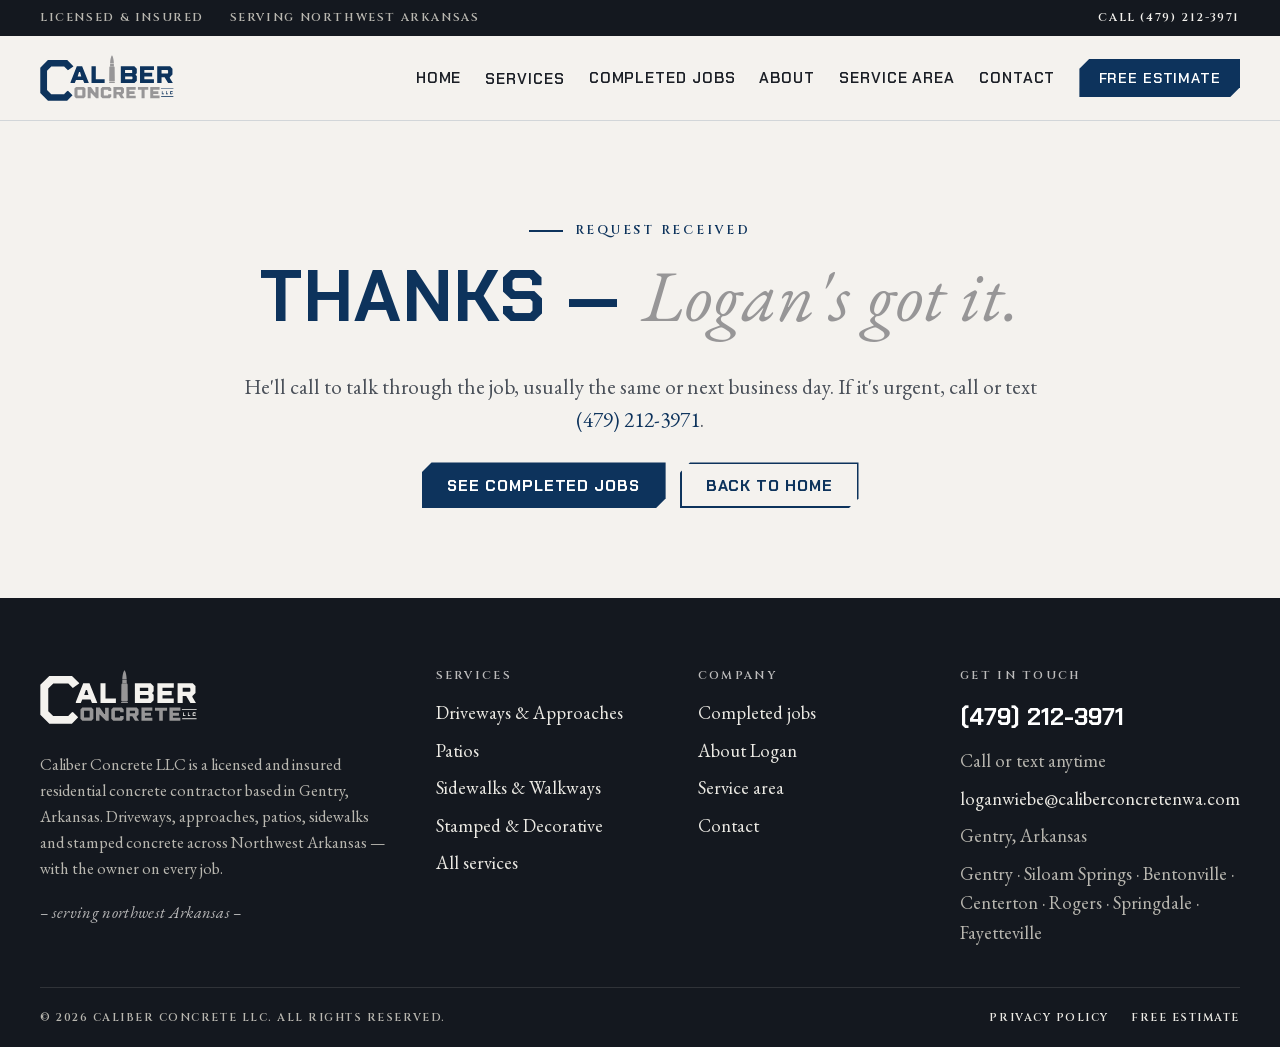
<file: thank-you.html>
<!DOCTYPE html>
<html lang="en">
<head>
<meta charset="UTF-8" />
<meta name="viewport" content="width=device-width, initial-scale=1.0" />
<meta name="theme-color" content="#14181F" />
<title>Thanks — we got it | Caliber Concrete LLC</title>
<meta name="description" content="Your estimate request has been received. Logan will call you shortly." />
<meta name="robots" content="noindex, nofollow" />
<link rel="canonical" href="https://caliberconcretenwa.com/thank-you" />
<link rel="icon" href="/favicon.ico?v=2" sizes="any" />
<link rel="icon" type="image/svg+xml" href="images/favicon.svg?v=2" />
<link rel="apple-touch-icon" href="images/apple-touch-icon.png?v=2" />
<link rel="preload" as="font" type="font/woff2" href="fonts/ChakraPetch-700-latin.woff2" crossorigin />
<link rel="preload" as="font" type="font/woff2" href="fonts/EBGaramond-400-latin.woff2" crossorigin />
<link rel="stylesheet" href="css/styles.css?v=18" />
<meta property="og:type" content="website" />
<meta property="og:site_name" content="Caliber Concrete LLC" />
<meta property="og:title" content="Thanks — we got it | Caliber Concrete LLC" />
<meta property="og:description" content="Your estimate request has been received. Logan will call you shortly." />
<meta property="og:url" content="https://caliberconcretenwa.com/thank-you" />
<meta property="og:image" content="https://caliberconcretenwa.com/images/og-image.jpg" />
<meta property="og:image:width" content="1200" />
<meta property="og:image:height" content="630" />
<meta name="twitter:card" content="summary_large_image" />
<!-- Google Analytics / Ads tags: not installed yet — see README -->
</head>
<body>
<div class="topbar">
  <div class="wrap">
    <div class="topbar__left"><span>Licensed &amp; Insured</span><span>Serving Northwest Arkansas</span></div>
    <a href="tel:+14792123971">Call (479) 212-3971</a>
  </div>
</div>
<header class="header">
  <div class="wrap">
    <a class="brand" href="/" aria-label="Caliber Concrete LLC home"><svg class="logo " viewBox="0 0 956 329" role="img" aria-labelledby="logo-t" xmlns="http://www.w3.org/2000/svg"><title id="logo-t">Caliber Concrete LLC</title>
<style>.logo .p{fill:var(--logo-primary,#0D335C)}.logo .s{fill:var(--logo-secondary,#979697)}</style>
<path class="p" fill-rule="evenodd" d="M2.0 90.6 L 2.0 272.0 L 57.1 327.0 L 194.2 327.0 L 232.6 288.5 L 200.3 256.2 L 192.8 258.9 L 173.4 278.3 L 173.4 281.0 L 80.5 281.0 L 50.4 251.0 L 50.4 112.5 L 80.9 82.0 L 172.6 82.0 L 200.0 109.3 L 238.4 82.9 L 238.4 79.6 L 194.9 36.1 L 56.6 36.1Z"/>
<path class="p" fill-rule="evenodd" d="M263.3 81.2 L 218.3 195.0 L 218.3 200.8 L 248.8 200.8 L 257.3 179.2 L 308.0 179.2 L 316.6 201.0 L 349.4 201.0 L 301.5 81.2Z M279.4 122.0 L 286.4 122.0 L 295.4 153.0 L 269.4 153.0Z"/>
<path class="p" fill-rule="evenodd" d="M462.4 173.0 L 399.2 173.0 L 399.2 81.2 L 368.5 81.2 L 368.5 201.0 L 462.4 201.0Z"/>
<path class="p" fill-rule="evenodd" d="M675.5 200.8 L 692.4 183.8 L 692.4 150.8 L 684.4 142.8 L 684.4 138.2 L 692.4 130.2 L 692.4 98.7 L 674.7 81.0 L 578.1 81.0 L 578.1 200.8Z M608.4 108.0 L 658.3 108.0 L 659.4 110.0 L 659.4 128.0 L 608.4 128.0Z M609.1 153.0 L 658.3 153.0 L 661.4 157.4 L 661.4 170.2 L 657.8 173.8 L 609.1 173.8Z"/>
<path class="p" fill-rule="evenodd" d="M814.9 200.8 L 814.9 173.2 L 746.4 173.2 L 746.4 154.0 L 802.4 154.0 L 802.4 127.6 L 746.4 127.6 L 746.4 108.0 L 815.2 108.0 L 815.2 81.2 L 715.4 81.2 L 715.4 200.8Z"/>
<path class="p" fill-rule="evenodd" d="M838.4 201.0 L 869.4 201.0 L 869.4 159.0 L 891.0 159.0 L 916.4 200.8 L 950.2 200.8 L 928.4 164.1 L 928.4 158.8 L 947.4 139.8 L 947.4 97.6 L 930.7 81.0 L 838.4 81.0Z M912.0 108.0 L 916.2 112.2 L 916.2 130.2 L 910.9 133.0 L 869.4 133.0 L 869.4 108.0Z"/>
<path class="p" fill-rule="evenodd" d="M954.4 239.0 L 866.8 239.0 L 864.4 241.4 L 864.4 244.0 L 954.4 244.0Z"/>
<path class="p" fill-rule="evenodd" d="M871.6 262.9 L 871.6 280.8 L 881.4 280.8 L 886.4 279.9 L 886.4 276.0 L 876.2 276.0 L 876.2 258.6 L 872.5 257.9Z"/>
<path class="p" fill-rule="evenodd" d="M915.2 276.0 L 905.4 276.0 L 905.4 258.0 L 901.4 258.0 L 901.4 280.8 L 915.2 280.8Z"/>
<path class="p" fill-rule="evenodd" d="M933.6 280.7 L 943.2 280.7 L 948.4 277.9 L 948.4 273.0 L 943.6 273.0 L 942.5 276.0 L 935.4 276.0 L 935.4 263.0 L 942.3 263.0 L 944.3 266.5 L 947.9 264.3 L 948.6 260.7 L 945.9 258.0 L 934.4 258.0 L 929.9 262.5 L 929.9 278.3Z"/>
<path class="p" fill-rule="evenodd" d="M953.9 299.8 L 953.9 294.2 L 866.4 294.2 L 866.4 299.8Z"/>
<path class="s" fill-rule="evenodd" d="M314.0 229.0 L 257.8 229.0 L 246.5 240.2 L 246.5 297.5 L 258.0 309.0 L 313.5 309.0 L 325.3 297.2 L 325.3 240.2Z M301.9 248.6 L 302.6 249.4 L 302.6 289.4 L 268.4 289.4 L 268.4 248.6Z"/>
<path class="s" fill-rule="evenodd" d="M362.4 309.0 L 362.4 269.0 L 361.8 269.0 L 401.8 309.0 L 418.6 309.0 L 418.6 229.5 L 396.6 229.5 L 396.6 268.0 L 391.6 268.0 L 364.3 229.0 L 341.2 229.0 L 341.2 309.0Z"/>
<path class="s" fill-rule="evenodd" d="M434.4 296.8 L 446.5 309.0 L 498.4 309.0 L 509.6 297.8 L 509.6 280.5 L 488.9 280.5 L 486.5 289.0 L 456.4 289.0 L 456.4 248.5 L 487.1 248.5 L 489.4 258.0 L 509.7 258.0 L 509.7 239.9 L 498.9 229.0 L 445.9 229.0 L 434.4 240.5Z"/>
<path class="s" fill-rule="evenodd" d="M525.4 308.8 L 547.2 308.8 L 547.2 282.0 L 562.3 282.0 L 579.1 308.6 L 603.6 308.6 L 588.4 286.4 L 588.4 282.6 L 600.6 270.4 L 600.6 240.2 L 589.4 229.0 L 525.4 229.0Z M578.8 248.0 L 578.8 262.2 L 577.0 264.0 L 547.4 264.0 L 547.4 248.0Z"/>
<path class="s" fill-rule="evenodd" d="M618.0 308.7 L 684.6 308.7 L 684.6 290.6 L 639.5 290.6 L 639.5 278.2 L 676.4 278.2 L 676.4 259.8 L 638.6 259.8 L 638.6 248.0 L 684.4 248.0 L 684.4 229.0 L 618.0 229.0Z"/>
<path class="s" fill-rule="evenodd" d="M748.2 308.8 L 748.2 247.9 L 774.4 247.9 L 774.4 229.6 L 700.4 229.6 L 700.4 248.0 L 726.4 248.0 L 726.4 308.8Z"/>
<path class="s" fill-rule="evenodd" d="M855.2 309.0 L 855.2 290.5 L 809.9 290.5 L 809.9 278.2 L 846.6 278.2 L 846.6 261.2 L 846.1 259.8 L 809.6 259.8 L 809.6 248.0 L 855.4 248.0 L 855.4 229.0 L 788.6 229.0 L 788.6 309.0Z"/>
<path class="s" fill-rule="evenodd" d="M514.9 2.0 C 521.0 7.6 527.5 29.0 528.3 58.0 L 501.5 58.0 C 502.3 29.0 508.8 7.6 514.9 2.0ZM528.4 60.5 C 528.4 61.7 528.4 62.8 528.4 64.0 L 528.4 79.0 L 531.4 80.0 L 531.4 80.5 L 498.4 80.5 L 498.4 80.0 L 501.4 79.0 L 501.4 64.0 C 501.4 62.8 501.4 61.7 501.4 60.5ZM531.4 83.0 L 531.4 84.0 L 533.9 88.0 L 534.9 188.0 L 531.4 189.0 L 531.4 189.5 L 498.4 189.5 L 498.4 189.0 L 494.9 188.0 L 495.9 88.0 L 498.4 84.0 L 498.4 83.0ZM531.4 192.5 L 531.4 193.0 L 535.4 195.0 L 535.4 200.5 L 494.4 200.5 L 494.4 195.0 L 498.4 193.0 L 498.4 192.5Z"/>
</svg></a>
    <a class="header__call" href="tel:+14792123971">(479) 212-3971</a>
    <button class="nav-toggle" aria-label="Menu" aria-expanded="false" aria-controls="nav"><span></span><span></span><span></span></button>
    <nav class="nav" id="nav" aria-label="Main"><a href="/">Home</a><div class="has-sub"><a href="services" aria-expanded="false">Services</a><div class="sub"><a class="sub__all" href="services">All Services</a><a href="driveways">Driveways &amp; Approaches</a><a href="patios">Patios</a><a href="sidewalks">Sidewalks &amp; Walkways</a><a href="stamped-decorative">Stamped &amp; Decorative</a></div></div><a href="completed-jobs">Completed Jobs</a><a href="about">About</a><a href="service-area">Service Area</a><a href="contact">Contact</a><a class="btn btn--navy" href="contact">Free Estimate</a></nav>
  </div>
</header>
<main>

<section class="section err">
  <div class="wrap wrap--narrow">
    <div class="eyebrow" style="justify-content:center">Request received</div>
    <h1>Thanks — <em style="font-family:var(--font-body);font-style:italic;font-weight:400;text-transform:none;color:var(--steel)">Logan's got it.</em></h1>
    <p class="lead">He'll call to talk through the job, usually the same or next business day. If it's urgent, call or text <a href="tel:+14792123971">(479) 212-3971</a>.</p>
    <div class="hero__actions mt-3" style="justify-content:center"><a class="btn btn--navy" href="completed-jobs">See completed jobs</a><a class="btn btn--ghost" href="/">Back to home</a></div>
  </div>
</section>
</main>
<footer class="footer">
  <div class="wrap">
    <div class="footer__top">
      <div class="footer__logo" style="--logo-primary:#F4F2EE;--logo-secondary:#979697">
        <svg class="logo " viewBox="0 0 956 329" role="img" aria-labelledby="logo-f" xmlns="http://www.w3.org/2000/svg"><title id="logo-f">Caliber Concrete LLC</title>
<style>.logo .p{fill:var(--logo-primary,#0D335C)}.logo .s{fill:var(--logo-secondary,#979697)}</style>
<path class="p" fill-rule="evenodd" d="M2.0 90.6 L 2.0 272.0 L 57.1 327.0 L 194.2 327.0 L 232.6 288.5 L 200.3 256.2 L 192.8 258.9 L 173.4 278.3 L 173.4 281.0 L 80.5 281.0 L 50.4 251.0 L 50.4 112.5 L 80.9 82.0 L 172.6 82.0 L 200.0 109.3 L 238.4 82.9 L 238.4 79.6 L 194.9 36.1 L 56.6 36.1Z"/>
<path class="p" fill-rule="evenodd" d="M263.3 81.2 L 218.3 195.0 L 218.3 200.8 L 248.8 200.8 L 257.3 179.2 L 308.0 179.2 L 316.6 201.0 L 349.4 201.0 L 301.5 81.2Z M279.4 122.0 L 286.4 122.0 L 295.4 153.0 L 269.4 153.0Z"/>
<path class="p" fill-rule="evenodd" d="M462.4 173.0 L 399.2 173.0 L 399.2 81.2 L 368.5 81.2 L 368.5 201.0 L 462.4 201.0Z"/>
<path class="p" fill-rule="evenodd" d="M675.5 200.8 L 692.4 183.8 L 692.4 150.8 L 684.4 142.8 L 684.4 138.2 L 692.4 130.2 L 692.4 98.7 L 674.7 81.0 L 578.1 81.0 L 578.1 200.8Z M608.4 108.0 L 658.3 108.0 L 659.4 110.0 L 659.4 128.0 L 608.4 128.0Z M609.1 153.0 L 658.3 153.0 L 661.4 157.4 L 661.4 170.2 L 657.8 173.8 L 609.1 173.8Z"/>
<path class="p" fill-rule="evenodd" d="M814.9 200.8 L 814.9 173.2 L 746.4 173.2 L 746.4 154.0 L 802.4 154.0 L 802.4 127.6 L 746.4 127.6 L 746.4 108.0 L 815.2 108.0 L 815.2 81.2 L 715.4 81.2 L 715.4 200.8Z"/>
<path class="p" fill-rule="evenodd" d="M838.4 201.0 L 869.4 201.0 L 869.4 159.0 L 891.0 159.0 L 916.4 200.8 L 950.2 200.8 L 928.4 164.1 L 928.4 158.8 L 947.4 139.8 L 947.4 97.6 L 930.7 81.0 L 838.4 81.0Z M912.0 108.0 L 916.2 112.2 L 916.2 130.2 L 910.9 133.0 L 869.4 133.0 L 869.4 108.0Z"/>
<path class="p" fill-rule="evenodd" d="M954.4 239.0 L 866.8 239.0 L 864.4 241.4 L 864.4 244.0 L 954.4 244.0Z"/>
<path class="p" fill-rule="evenodd" d="M871.6 262.9 L 871.6 280.8 L 881.4 280.8 L 886.4 279.9 L 886.4 276.0 L 876.2 276.0 L 876.2 258.6 L 872.5 257.9Z"/>
<path class="p" fill-rule="evenodd" d="M915.2 276.0 L 905.4 276.0 L 905.4 258.0 L 901.4 258.0 L 901.4 280.8 L 915.2 280.8Z"/>
<path class="p" fill-rule="evenodd" d="M933.6 280.7 L 943.2 280.7 L 948.4 277.9 L 948.4 273.0 L 943.6 273.0 L 942.5 276.0 L 935.4 276.0 L 935.4 263.0 L 942.3 263.0 L 944.3 266.5 L 947.9 264.3 L 948.6 260.7 L 945.9 258.0 L 934.4 258.0 L 929.9 262.5 L 929.9 278.3Z"/>
<path class="p" fill-rule="evenodd" d="M953.9 299.8 L 953.9 294.2 L 866.4 294.2 L 866.4 299.8Z"/>
<path class="s" fill-rule="evenodd" d="M314.0 229.0 L 257.8 229.0 L 246.5 240.2 L 246.5 297.5 L 258.0 309.0 L 313.5 309.0 L 325.3 297.2 L 325.3 240.2Z M301.9 248.6 L 302.6 249.4 L 302.6 289.4 L 268.4 289.4 L 268.4 248.6Z"/>
<path class="s" fill-rule="evenodd" d="M362.4 309.0 L 362.4 269.0 L 361.8 269.0 L 401.8 309.0 L 418.6 309.0 L 418.6 229.5 L 396.6 229.5 L 396.6 268.0 L 391.6 268.0 L 364.3 229.0 L 341.2 229.0 L 341.2 309.0Z"/>
<path class="s" fill-rule="evenodd" d="M434.4 296.8 L 446.5 309.0 L 498.4 309.0 L 509.6 297.8 L 509.6 280.5 L 488.9 280.5 L 486.5 289.0 L 456.4 289.0 L 456.4 248.5 L 487.1 248.5 L 489.4 258.0 L 509.7 258.0 L 509.7 239.9 L 498.9 229.0 L 445.9 229.0 L 434.4 240.5Z"/>
<path class="s" fill-rule="evenodd" d="M525.4 308.8 L 547.2 308.8 L 547.2 282.0 L 562.3 282.0 L 579.1 308.6 L 603.6 308.6 L 588.4 286.4 L 588.4 282.6 L 600.6 270.4 L 600.6 240.2 L 589.4 229.0 L 525.4 229.0Z M578.8 248.0 L 578.8 262.2 L 577.0 264.0 L 547.4 264.0 L 547.4 248.0Z"/>
<path class="s" fill-rule="evenodd" d="M618.0 308.7 L 684.6 308.7 L 684.6 290.6 L 639.5 290.6 L 639.5 278.2 L 676.4 278.2 L 676.4 259.8 L 638.6 259.8 L 638.6 248.0 L 684.4 248.0 L 684.4 229.0 L 618.0 229.0Z"/>
<path class="s" fill-rule="evenodd" d="M748.2 308.8 L 748.2 247.9 L 774.4 247.9 L 774.4 229.6 L 700.4 229.6 L 700.4 248.0 L 726.4 248.0 L 726.4 308.8Z"/>
<path class="s" fill-rule="evenodd" d="M855.2 309.0 L 855.2 290.5 L 809.9 290.5 L 809.9 278.2 L 846.6 278.2 L 846.6 261.2 L 846.1 259.8 L 809.6 259.8 L 809.6 248.0 L 855.4 248.0 L 855.4 229.0 L 788.6 229.0 L 788.6 309.0Z"/>
<path class="s" fill-rule="evenodd" d="M514.9 2.0 C 521.0 7.6 527.5 29.0 528.3 58.0 L 501.5 58.0 C 502.3 29.0 508.8 7.6 514.9 2.0ZM528.4 60.5 C 528.4 61.7 528.4 62.8 528.4 64.0 L 528.4 79.0 L 531.4 80.0 L 531.4 80.5 L 498.4 80.5 L 498.4 80.0 L 501.4 79.0 L 501.4 64.0 C 501.4 62.8 501.4 61.7 501.4 60.5ZM531.4 83.0 L 531.4 84.0 L 533.9 88.0 L 534.9 188.0 L 531.4 189.0 L 531.4 189.5 L 498.4 189.5 L 498.4 189.0 L 494.9 188.0 L 495.9 88.0 L 498.4 84.0 L 498.4 83.0ZM531.4 192.5 L 531.4 193.0 L 535.4 195.0 L 535.4 200.5 L 494.4 200.5 L 494.4 195.0 L 498.4 193.0 L 498.4 192.5Z"/>
</svg>
        <p>Caliber Concrete LLC is a licensed and insured residential concrete contractor based in Gentry, Arkansas. Driveways, approaches, patios, sidewalks and stamped concrete across Northwest Arkansas — with the owner on every job.</p>
        <p class="footer__tag">– serving northwest Arkansas –</p>
      </div>
      <div>
        <h4>Services</h4>
        <ul><li><a href="driveways">Driveways &amp; Approaches</a></li><li><a href="patios">Patios</a></li><li><a href="sidewalks">Sidewalks &amp; Walkways</a></li><li><a href="stamped-decorative">Stamped &amp; Decorative</a></li><li><a href="services">All services</a></li></ul>
      </div>
      <div>
        <h4>Company</h4>
        <ul><li><a href="completed-jobs">Completed jobs</a></li><li><a href="about">About Logan</a></li><li><a href="service-area">Service area</a></li><li><a href="contact">Contact</a></li></ul>
      </div>
      <div>
        <h4>Get in touch</h4>
        <a class="footer__phone" href="tel:+14792123971">(479) 212-3971</a>
        <ul>
          <li>Call or text anytime</li>
          <li><a href="mailto:loganwiebe@caliberconcretenwa.com">loganwiebe@caliberconcretenwa.com</a></li>
          <li>Gentry, Arkansas</li>
          <li>Gentry · Siloam Springs · Bentonville · Centerton · Rogers · Springdale · Fayetteville</li>
        </ul>
      </div>
    </div>
    <div class="footer__bottom">
      <span>&copy; 2026 Caliber Concrete LLC. All rights reserved.</span>
      <div class="footer__legal"><a href="privacy">Privacy Policy</a><a href="contact">Free Estimate</a></div>
    </div>
  </div>
</footer>
<script src="js/site.js?v=12"></script>
</body>
</html>
</file>
<file: css/styles.css>
/* Self-hosted Google Fonts (latin + latin-ext subsets), 2026-10-29 — no fonts.googleapis.com round-trip */
@font-face{font-family:'Chakra Petch';font-style:normal;font-weight:600;font-display:swap;src:url(../fonts/ChakraPetch-600-latin-ext.woff2) format('woff2');unicode-range:U+0100-02BA, U+02BD-02C5, U+02C7-02CC, U+02CE-02D7, U+02DD-02FF, U+0304, U+0308, U+0329, U+1D00-1DBF, U+1E00-1E9F, U+1EF2-1EFF, U+2020, U+20A0-20AB, U+20AD-20C4, U+2113, U+2C60-2C7F, U+A720-A7FF;}
@font-face{font-family:'Chakra Petch';font-style:normal;font-weight:600;font-display:swap;src:url(../fonts/ChakraPetch-600-latin.woff2) format('woff2');unicode-range:U+0000-00FF, U+0131, U+0152-0153, U+02BB-02BC, U+02C6, U+02DA, U+02DC, U+0304, U+0308, U+0329, U+2000-206F, U+20AC, U+2122, U+2191, U+2193, U+2212, U+2215, U+FEFF, U+FFFD;}
@font-face{font-family:'Chakra Petch';font-style:normal;font-weight:700;font-display:swap;src:url(../fonts/ChakraPetch-700-latin-ext.woff2) format('woff2');unicode-range:U+0100-02BA, U+02BD-02C5, U+02C7-02CC, U+02CE-02D7, U+02DD-02FF, U+0304, U+0308, U+0329, U+1D00-1DBF, U+1E00-1E9F, U+1EF2-1EFF, U+2020, U+20A0-20AB, U+20AD-20C4, U+2113, U+2C60-2C7F, U+A720-A7FF;}
@font-face{font-family:'Chakra Petch';font-style:normal;font-weight:700;font-display:swap;src:url(../fonts/ChakraPetch-700-latin.woff2) format('woff2');unicode-range:U+0000-00FF, U+0131, U+0152-0153, U+02BB-02BC, U+02C6, U+02DA, U+02DC, U+0304, U+0308, U+0329, U+2000-206F, U+20AC, U+2122, U+2191, U+2193, U+2212, U+2215, U+FEFF, U+FFFD;}
@font-face{font-family:'Cinzel';font-style:normal;font-weight:600;font-display:swap;src:url(../fonts/Cinzel-600-latin-ext.woff2) format('woff2');unicode-range:U+0100-02BA, U+02BD-02C5, U+02C7-02CC, U+02CE-02D7, U+02DD-02FF, U+0304, U+0308, U+0329, U+1D00-1DBF, U+1E00-1E9F, U+1EF2-1EFF, U+2020, U+20A0-20AB, U+20AD-20C4, U+2113, U+2C60-2C7F, U+A720-A7FF;}
@font-face{font-family:'Cinzel';font-style:normal;font-weight:600;font-display:swap;src:url(../fonts/Cinzel-600-latin.woff2) format('woff2');unicode-range:U+0000-00FF, U+0131, U+0152-0153, U+02BB-02BC, U+02C6, U+02DA, U+02DC, U+0304, U+0308, U+0329, U+2000-206F, U+20AC, U+2122, U+2191, U+2193, U+2212, U+2215, U+FEFF, U+FFFD;}
@font-face{font-family:'EB Garamond';font-style:italic;font-weight:400;font-display:swap;src:url(../fonts/EBGaramond-400i-latin-ext.woff2) format('woff2');unicode-range:U+0100-02BA, U+02BD-02C5, U+02C7-02CC, U+02CE-02D7, U+02DD-02FF, U+0304, U+0308, U+0329, U+1D00-1DBF, U+1E00-1E9F, U+1EF2-1EFF, U+2020, U+20A0-20AB, U+20AD-20C4, U+2113, U+2C60-2C7F, U+A720-A7FF;}
@font-face{font-family:'EB Garamond';font-style:italic;font-weight:400;font-display:swap;src:url(../fonts/EBGaramond-400i-latin.woff2) format('woff2');unicode-range:U+0000-00FF, U+0131, U+0152-0153, U+02BB-02BC, U+02C6, U+02DA, U+02DC, U+0304, U+0308, U+0329, U+2000-206F, U+20AC, U+2122, U+2191, U+2193, U+2212, U+2215, U+FEFF, U+FFFD;}
@font-face{font-family:'EB Garamond';font-style:italic;font-weight:500;font-display:swap;src:url(../fonts/EBGaramond-500i-latin-ext.woff2) format('woff2');unicode-range:U+0100-02BA, U+02BD-02C5, U+02C7-02CC, U+02CE-02D7, U+02DD-02FF, U+0304, U+0308, U+0329, U+1D00-1DBF, U+1E00-1E9F, U+1EF2-1EFF, U+2020, U+20A0-20AB, U+20AD-20C4, U+2113, U+2C60-2C7F, U+A720-A7FF;}
@font-face{font-family:'EB Garamond';font-style:italic;font-weight:500;font-display:swap;src:url(../fonts/EBGaramond-500i-latin.woff2) format('woff2');unicode-range:U+0000-00FF, U+0131, U+0152-0153, U+02BB-02BC, U+02C6, U+02DA, U+02DC, U+0304, U+0308, U+0329, U+2000-206F, U+20AC, U+2122, U+2191, U+2193, U+2212, U+2215, U+FEFF, U+FFFD;}
@font-face{font-family:'EB Garamond';font-style:normal;font-weight:400;font-display:swap;src:url(../fonts/EBGaramond-400-latin-ext.woff2) format('woff2');unicode-range:U+0100-02BA, U+02BD-02C5, U+02C7-02CC, U+02CE-02D7, U+02DD-02FF, U+0304, U+0308, U+0329, U+1D00-1DBF, U+1E00-1E9F, U+1EF2-1EFF, U+2020, U+20A0-20AB, U+20AD-20C4, U+2113, U+2C60-2C7F, U+A720-A7FF;}
@font-face{font-family:'EB Garamond';font-style:normal;font-weight:400;font-display:swap;src:url(../fonts/EBGaramond-400-latin.woff2) format('woff2');unicode-range:U+0000-00FF, U+0131, U+0152-0153, U+02BB-02BC, U+02C6, U+02DA, U+02DC, U+0304, U+0308, U+0329, U+2000-206F, U+20AC, U+2122, U+2191, U+2193, U+2212, U+2215, U+FEFF, U+FFFD;}
@font-face{font-family:'EB Garamond';font-style:normal;font-weight:500;font-display:swap;src:url(../fonts/EBGaramond-500-latin-ext.woff2) format('woff2');unicode-range:U+0100-02BA, U+02BD-02C5, U+02C7-02CC, U+02CE-02D7, U+02DD-02FF, U+0304, U+0308, U+0329, U+1D00-1DBF, U+1E00-1E9F, U+1EF2-1EFF, U+2020, U+20A0-20AB, U+20AD-20C4, U+2113, U+2C60-2C7F, U+A720-A7FF;}
@font-face{font-family:'EB Garamond';font-style:normal;font-weight:500;font-display:swap;src:url(../fonts/EBGaramond-500-latin.woff2) format('woff2');unicode-range:U+0000-00FF, U+0131, U+0152-0153, U+02BB-02BC, U+02C6, U+02DA, U+02DC, U+0304, U+0308, U+0329, U+2000-206F, U+20AC, U+2122, U+2191, U+2193, U+2212, U+2215, U+FEFF, U+FFFD;}
@font-face{font-family:'EB Garamond';font-style:normal;font-weight:600;font-display:swap;src:url(../fonts/EBGaramond-600-latin-ext.woff2) format('woff2');unicode-range:U+0100-02BA, U+02BD-02C5, U+02C7-02CC, U+02CE-02D7, U+02DD-02FF, U+0304, U+0308, U+0329, U+1D00-1DBF, U+1E00-1E9F, U+1EF2-1EFF, U+2020, U+20A0-20AB, U+20AD-20C4, U+2113, U+2C60-2C7F, U+A720-A7FF;}
@font-face{font-family:'EB Garamond';font-style:normal;font-weight:600;font-display:swap;src:url(../fonts/EBGaramond-600-latin.woff2) format('woff2');unicode-range:U+0000-00FF, U+0131, U+0152-0153, U+02BB-02BC, U+02C6, U+02DA, U+02DC, U+0304, U+0308, U+0329, U+2000-206F, U+20AC, U+2122, U+2191, U+2193, U+2212, U+2215, U+FEFF, U+FFFD;}
/* Caliber Concrete LLC — site styles
   Brand: navy #0D335C + steel gray #979697 from the logo; paper + near-black sections.
   Type: Chakra Petch (headings, echoes the chamfered logo), Cinzel (small-cap labels, echoes the letterpress card),
         EB Garamond (body + italic accents). Chamfered corners everywhere = the big "C" in the logo. */

:root {
  --navy: #0D335C;
  --navy-deep: #082340;
  --navy-soft: #1E4A7A;
  --steel: #979697;
  --steel-light: #BDBCBC;
  --concrete: #D8D8D8;
  --paper: #F4F2EE;
  --paper-deep: #E9E6DF;
  --ink: #14181F;
  --ink-2: #1C2129;
  --ink-3: #262C36;
  --text: #1B1F26;
  --text-soft: #4A5059;
  --text-on-dark: #ECEAE4;
  --text-on-dark-soft: #B9B7B0;
  --line: rgba(13, 51, 92, 0.14);
  --line-dark: rgba(244, 242, 238, 0.12);
  --chamfer: 14px;
  --chamfer-sm: 8px;
  --wrap: 1200px;
  --font-display: "Chakra Petch", "Arial Narrow", sans-serif;
  --font-label: "Cinzel", Georgia, serif;
  --font-body: "EB Garamond", Georgia, "Times New Roman", serif;
  --ease: cubic-bezier(.2,.7,.2,1);
}

*, *::before, *::after { box-sizing: border-box; }
html { scroll-behavior: smooth; -webkit-text-size-adjust: 100%; }
body {
  margin: 0;
  font-family: var(--font-body);
  font-size: 1.15rem;
  line-height: 1.6;
  color: var(--text);
  background: var(--paper);
  overflow-x: hidden;
}
img { max-width: 100%; height: auto; display: block; }
a { color: var(--navy); text-decoration: none; }
a:hover { text-decoration: underline; text-underline-offset: 3px; }
h1, h2, h3, h4 {
  font-family: var(--font-display);
  font-weight: 700;
  line-height: 1.08;
  letter-spacing: .01em;
  margin: 0 0 .5em;
  color: var(--navy);
  text-wrap: balance;
}
h1 { font-size: clamp(2.3rem, 5.2vw, 4.1rem); text-transform: uppercase; }
h2 { font-size: clamp(1.9rem, 3.6vw, 2.9rem); text-transform: uppercase; }
h3 { font-size: clamp(1.25rem, 2vw, 1.55rem); text-transform: uppercase; letter-spacing: .03em; }
h4 { font-size: 1.05rem; text-transform: uppercase; letter-spacing: .08em; }
p { margin: 0 0 1.1em; }
.lead { font-size: 1.32rem; line-height: 1.55; color: var(--text-soft); }
em { font-style: italic; }
strong { font-weight: 600; }
ul, ol { padding-left: 1.3em; }
.wrap { width: min(var(--wrap), 100% - 2rem); margin-inline: auto; }
.wrap--narrow { width: min(800px, 100% - 2rem); }
.mt-2 { margin-top: 2rem; } .mt-3 { margin-top: 3rem; }
.center { text-align: center; }
.sr-only { position: absolute; width: 1px; height: 1px; overflow: hidden; clip: rect(0 0 0 0); white-space: nowrap; }
.hp { position: absolute; left: -9999px; opacity: 0; }

/* ---- Chamfer utility (the logo's C corners) ---- */
.chamfer { clip-path: polygon(var(--chamfer) 0, 100% 0, 100% calc(100% - var(--chamfer)), calc(100% - var(--chamfer)) 100%, 0 100%, 0 var(--chamfer)); }
.chamfer-sm { clip-path: polygon(var(--chamfer-sm) 0, 100% 0, 100% calc(100% - var(--chamfer-sm)), calc(100% - var(--chamfer-sm)) 100%, 0 100%, 0 var(--chamfer-sm)); }

/* ---- Eyebrow labels (Cinzel, like the business card) ---- */
.eyebrow {
  display: inline-flex; align-items: center; gap: .7rem;
  font-family: var(--font-label); font-size: .78rem; letter-spacing: .22em; text-transform: uppercase;
  color: var(--navy); margin-bottom: 1rem; font-weight: 600;
}
.eyebrow::before { content: ""; width: 34px; height: 2px; background: var(--navy); }
.on-dark .eyebrow, .eyebrow--light { color: var(--steel-light); }
.on-dark .eyebrow::before, .eyebrow--light::before { background: var(--steel); }
.rule { width: 56px; height: 3px; background: var(--navy); margin: .2rem 0 1.4rem; }
.on-dark .rule { background: var(--steel); }
.tilde { font-family: var(--font-body); font-style: italic; font-weight: 400; letter-spacing: .02em; text-transform: none; }
.tilde::before { content: "– "; } .tilde::after { content: " –"; }

/* ---- Buttons ---- */
.btn {
  display: inline-flex; align-items: center; justify-content: center; gap: .55rem;
  font-family: var(--font-display); font-weight: 700; font-size: .98rem; letter-spacing: .06em; text-transform: uppercase;
  padding: .95rem 1.6rem; border: 0; cursor: pointer; text-decoration: none !important; line-height: 1;
  clip-path: polygon(10px 0, 100% 0, 100% calc(100% - 10px), calc(100% - 10px) 100%, 0 100%, 0 10px);
  transition: transform .25s var(--ease), background .25s, color .25s, box-shadow .25s;
  position: relative; isolation: isolate;
}
.btn:hover { transform: translateY(-2px); }
.btn:active { transform: translateY(0); }
.btn--navy { background: var(--navy); color: #fff; }
.btn--navy:hover { background: var(--navy-soft); }
.btn--paper { background: var(--paper); color: var(--navy); }
.btn--paper:hover { background: #fff; }
.btn--ghost { background: transparent; color: var(--navy); box-shadow: inset 0 0 0 2px var(--navy); }
.btn--ghost:hover { background: var(--navy); color: #fff; }
.on-dark .btn--ghost, .btn--ghost-light { color: var(--paper); box-shadow: inset 0 0 0 2px rgba(244,242,238,.6); }
.on-dark .btn--ghost:hover, .btn--ghost-light:hover { background: var(--paper); color: var(--navy); }
.btn--block { width: 100%; }
.btn svg { width: 18px; height: 18px; flex: none; }

/* ---- Top bar + header ---- */
.topbar { background: var(--ink); color: var(--text-on-dark-soft); font-family: var(--font-label); font-size: .72rem; letter-spacing: .14em; text-transform: uppercase; }
.topbar .wrap { display: flex; justify-content: space-between; align-items: center; min-height: 36px; gap: 1rem; }
.topbar__left { display: flex; gap: 1.6rem; }
.topbar a { color: var(--paper); font-weight: 600; }
.header { position: sticky; top: 0; z-index: 50; background: rgba(244,242,238,.96); backdrop-filter: blur(8px); border-bottom: 1px solid var(--line); }
.header .wrap { display: flex; align-items: center; justify-content: space-between; min-height: 84px; gap: 1.5rem; }
.brand { display: inline-flex; align-items: center; flex: none; }
.brand svg { height: 46px; width: auto; display: block; }
.nav { display: flex; align-items: center; gap: 1.5rem; }
.nav > a, .nav .has-sub > a {
  font-family: var(--font-display); font-weight: 600; font-size: .95rem; letter-spacing: .06em; text-transform: uppercase; color: var(--text);
  padding: .4rem 0; position: relative;
}
.nav > a::after, .nav .has-sub > a::after { content: ""; position: absolute; left: 0; right: 0; bottom: -2px; height: 2px; background: var(--navy); transform: scaleX(0); transform-origin: left; transition: transform .3s var(--ease); }
.nav > a:hover::after, .nav > a[aria-current]::after, .nav .has-sub > a[aria-current]::after { transform: scaleX(1); }
.nav a:hover { text-decoration: none; }
.nav .btn { padding: .75rem 1.2rem; font-size: .9rem; }
.nav > a.btn, .nav > a.btn:hover { color: #fff; }
.nav > a.btn::after { display: none; }
.has-sub { position: relative; }
.has-sub .sub { position: absolute; top: calc(100% + 10px); left: -1rem; min-width: 260px; background: var(--ink); padding: .6rem 0; display: none; flex-direction: column; box-shadow: 0 20px 40px rgba(0,0,0,.25); clip-path: polygon(10px 0, 100% 0, 100% calc(100% - 10px), calc(100% - 10px) 100%, 0 100%, 0 10px); }
.has-sub .sub a { color: var(--text-on-dark); padding: .6rem 1.2rem; font-family: var(--font-display); font-size: .92rem; letter-spacing: .04em; text-transform: uppercase; }
.has-sub .sub a:hover { background: var(--navy); color: #fff; }
.has-sub .sub__all { color: var(--steel-light); border-bottom: 1px solid var(--line-dark); margin-bottom: .3rem; }
.has-sub:hover .sub, .has-sub:focus-within .sub, .has-sub.is-open .sub { display: flex; }
.has-sub::after { content: ""; position: absolute; left: 0; right: 0; top: 100%; height: 12px; }
.nav-toggle { display: none; background: none; border: 0; width: 44px; height: 44px; padding: 8px; cursor: pointer; flex-direction: column; justify-content: center; gap: 6px; }
.nav-toggle span { display: block; height: 2px; background: var(--navy); transition: transform .3s, opacity .3s; }
.header__call { display: none; }

/* ---- Hero ---- */
.hero { position: relative; min-height: min(86vh, 820px); display: grid; align-items: end; color: var(--text-on-dark); background: var(--ink); isolation: isolate; overflow: hidden; }
.hero__img { position: absolute; inset: 0; width: 100%; height: 100%; object-fit: cover; object-position: center 60%; z-index: -2; }
.hero::before { content: ""; position: absolute; inset: 0; z-index: -1; background:
  linear-gradient(180deg, rgba(20,24,31,.55) 0%, rgba(20,24,31,.25) 35%, rgba(20,24,31,.85) 100%),
  linear-gradient(90deg, rgba(8,35,64,.75) 0%, rgba(8,35,64,.2) 60%, rgba(8,35,64,0) 100%); }
.hero__inner { padding: clamp(4rem, 9vw, 7rem) 0 clamp(3rem, 6vw, 5rem); max-width: 820px; }
.hero .eyebrow { color: var(--steel-light); } .hero .eyebrow::before { background: var(--steel); }
.eyebrow--both::after { content: ""; width: 34px; height: 2px; background: var(--steel); }
.hero h1 { color: #fff; margin-bottom: .6rem; text-shadow: 0 2px 20px rgba(0,0,0,.35); }
.hero h1 em { display: block; font-family: var(--font-body); font-style: italic; font-weight: 400; text-transform: none; color: var(--steel-light); letter-spacing: .01em; font-size: .52em; line-height: 1.25; margin-top: .35em; }
.hero h1 em .sep { font-style: normal; font-weight: 300; padding: 0 .15em; opacity: .7; }
.hero .lead { color: var(--text-on-dark); max-width: 60ch; }
.hero__actions { display: flex; flex-wrap: wrap; gap: .9rem; margin-top: 1.6rem; }
.hero .btn--ghost { color: var(--paper); box-shadow: inset 0 0 0 2px rgba(244,242,238,.65); }
.hero .btn--ghost:hover { background: var(--paper); color: var(--navy); }
.m-br { display: none; }
.hero__tag { font-family: var(--font-body); font-style: italic; font-size: 1.25rem; color: var(--steel-light); margin-top: 1.8rem; }
.hero__badge { position: absolute; right: 2rem; bottom: 2rem; font-family: var(--font-label); font-size: .7rem; letter-spacing: .2em; text-transform: uppercase; color: var(--text-on-dark-soft); display: none; }
@media (min-width: 981px) { .hero__badge { display: block; } }
.hero--page { min-height: 440px; align-items: center; }
.hero--page .hero__inner { padding: clamp(3rem, 6vw, 5rem) 0; }
.crumbs { font-family: var(--font-label); font-size: .72rem; letter-spacing: .16em; text-transform: uppercase; color: var(--steel-light); margin-bottom: 1rem; }
.crumbs a { color: var(--paper); }

/* staggered load-in */
.hero .fade-in { opacity: 0; transform: translateY(18px); animation: fadeUp .9s var(--ease) forwards; }
.hero .fade-in:nth-child(1) { animation-delay: .1s; } .hero .fade-in:nth-child(2) { animation-delay: .25s; }
.hero .fade-in:nth-child(3) { animation-delay: .4s; } .hero .fade-in:nth-child(4) { animation-delay: .55s; } .hero .fade-in:nth-child(5) { animation-delay: .7s; }
@keyframes fadeUp { to { opacity: 1; transform: none; } }

/* ---- Trust strip ---- */
.trust { background: var(--navy); color: var(--paper); }
.trust .wrap { display: grid; grid-template-columns: repeat(4, 1fr); }
.trust__item { padding: 1.1rem 1rem; display: flex; align-items: center; gap: .8rem; font-family: var(--font-display); font-weight: 600; letter-spacing: .05em; text-transform: uppercase; font-size: .92rem; border-left: 1px solid rgba(244,242,238,.15); }
.trust__item:first-child { border-left: 0; }
.trust__item svg { width: 26px; height: 26px; flex: none; color: var(--steel-light); }

/* ---- Sections ---- */
.section { padding: clamp(3.5rem, 7vw, 6.5rem) 0; position: relative; }
.section--tight { padding: clamp(2.5rem, 5vw, 4rem) 0; }
.section--paper-deep { background: var(--paper-deep); }
.on-dark { background: var(--ink); color: var(--text-on-dark); }
.on-dark h1, .on-dark h2, .on-dark h3, .on-dark h4 { color: #fff; }
.on-dark a { color: var(--steel-light); }
.on-dark a.btn--paper, .on-dark a.btn--paper:hover { color: var(--navy); }
.on-dark a.btn--navy, .on-dark a.btn--navy:hover { color: #fff; }
.aside__box a.btn--paper { color: var(--navy); }
.on-dark .lead { color: var(--text-on-dark-soft); }
.on-dark p { color: var(--text-on-dark); }
.on-navy { background: var(--navy); color: var(--paper); }
.on-navy h2, .on-navy h3 { color: #fff; }
.on-navy .eyebrow { color: var(--steel-light); } .on-navy .eyebrow::before { background: var(--steel-light); }
.section__head { max-width: 760px; margin-bottom: clamp(2rem, 4vw, 3.5rem); }
.section__head--center { margin-inline: auto; text-align: center; }
.section__head--center .eyebrow { justify-content: center; }
.section__head--center .rule { margin-inline: auto; }
/* grain texture on dark sections */
.on-dark::after { content: ""; position: absolute; inset: 0; pointer-events: none; opacity: .055; background-image: url("data:image/svg+xml,%3Csvg xmlns='http://www.w3.org/2000/svg' width='160' height='160'%3E%3Cfilter id='n'%3E%3CfeTurbulence type='fractalNoise' baseFrequency='.9' numOctaves='2' stitchTiles='stitch'/%3E%3C/filter%3E%3Crect width='100%25' height='100%25' filter='url(%23n)'/%3E%3C/svg%3E"); }
.on-dark > .wrap { position: relative; z-index: 1; }

/* ---- Reveal on scroll ---- */
.reveal { opacity: 0; transform: translateY(26px); transition: opacity .8s var(--ease), transform .8s var(--ease); }
.reveal.is-in { opacity: 1; transform: none; }
.reveal[data-delay="1"] { transition-delay: .12s; } .reveal[data-delay="2"] { transition-delay: .24s; } .reveal[data-delay="3"] { transition-delay: .36s; }
@media (prefers-reduced-motion: reduce) { .reveal, .hero .fade-in { opacity: 1; transform: none; transition: none; animation: none; } }

/* ---- Service rows (CMI-style alternating) ---- */
.srow { display: grid; grid-template-columns: 1fr 1fr; gap: clamp(2rem, 5vw, 5rem); align-items: center; padding: clamp(2rem, 4vw, 3.5rem) 0; }
.srow + .srow { border-top: 1px solid var(--line); }
.srow:nth-child(even) .srow__media { order: 2; }
.srow__media { position: relative; }
.srow__media img { width: 100%; aspect-ratio: 4 / 3; object-fit: cover; clip-path: polygon(var(--chamfer) 0, 100% 0, 100% calc(100% - var(--chamfer)), calc(100% - var(--chamfer)) 100%, 0 100%, 0 var(--chamfer)); }
.srow__media::after { content: ""; position: absolute; inset: 14px -14px -14px 14px; border: 2px solid var(--steel); z-index: -1; clip-path: polygon(var(--chamfer) 0, 100% 0, 100% calc(100% - var(--chamfer)), calc(100% - var(--chamfer)) 100%, 0 100%, 0 var(--chamfer)); opacity: .6; }
.srow:nth-child(even) .srow__media::after { inset: 14px 14px -14px -14px; }
.srow__num { font-family: var(--font-display); font-weight: 700; font-size: 4rem; line-height: 1; color: var(--concrete); margin-bottom: -1.2rem; }
.srow h2, .srow h3 { font-size: clamp(1.7rem, 3vw, 2.4rem); }
.srow .links { display: flex; flex-wrap: wrap; gap: 1rem; align-items: center; margin-top: .5rem; }
.arrow-link { font-family: var(--font-display); font-weight: 700; letter-spacing: .06em; text-transform: uppercase; font-size: .95rem; display: inline-flex; align-items: center; gap: .5rem; }
.arrow-link svg { width: 18px; height: 18px; transition: transform .3s var(--ease); }
.arrow-link:hover { text-decoration: none; } .arrow-link:hover svg { transform: translateX(5px); }

/* ---- Cards grid ---- */
.grid { display: grid; gap: 1.5rem; }
.grid--2 { grid-template-columns: repeat(2, 1fr); }
.grid--3 { grid-template-columns: repeat(3, 1fr); }
.grid--4 { grid-template-columns: repeat(4, 1fr); }
.card { background: #fff; padding: 2rem 1.8rem; border: 1px solid var(--line); clip-path: polygon(var(--chamfer) 0, 100% 0, 100% calc(100% - var(--chamfer)), calc(100% - var(--chamfer)) 100%, 0 100%, 0 var(--chamfer)); position: relative; transition: transform .3s var(--ease), box-shadow .3s; }
.card:hover { transform: translateY(-4px); box-shadow: 0 18px 40px rgba(13,51,92,.12); }
.card h3 { font-size: 1.25rem; margin-top: .8rem; }
.card p:last-child { margin-bottom: 0; }
.card__icon { width: 44px; height: 44px; color: var(--navy); }
.card--link { display: block; color: inherit; }
.card--link:hover { text-decoration: none; }
.on-dark .card { background: var(--ink-2); border-color: var(--line-dark); color: var(--text-on-dark); }
.on-dark .card h3 { color: #fff; } .on-dark .card__icon { color: var(--steel-light); }
.card--img { padding: 0; }
.card--img img { width: 100%; aspect-ratio: 4/3; object-fit: cover; }
.card--img .card__body { padding: 1.4rem 1.6rem 1.6rem; }

/* ---- Why Caliber: bullet list ---- */
.bullets { list-style: none; padding: 0; margin: 0; display: grid; gap: 1.6rem; }
.bullets li { display: grid; grid-template-columns: 22px 1fr; gap: 1.1rem; align-items: start; }
.bullets .bullet { width: 9px; height: 42px; margin-top: .2rem; }
.bullets h3 { margin-bottom: .3rem; font-size: 1.2rem; }
.bullets p { margin: 0; color: var(--text-on-dark-soft); }
.why { display: grid; grid-template-columns: 1.05fr .95fr; gap: clamp(2rem, 5vw, 5rem); align-items: center; }
.why__media { position: relative; }
.why__media img { aspect-ratio: 3 / 4; object-fit: cover; width: 100%; clip-path: polygon(var(--chamfer) 0, 100% 0, 100% calc(100% - var(--chamfer)), calc(100% - var(--chamfer)) 100%, 0 100%, 0 var(--chamfer)); }
.why__stamp { position: absolute; left: -1rem; bottom: 2rem; background: var(--navy); color: #fff; padding: 1.1rem 1.4rem; font-family: var(--font-display); text-transform: uppercase; letter-spacing: .06em; font-weight: 700; clip-path: polygon(10px 0, 100% 0, 100% calc(100% - 10px), calc(100% - 10px) 100%, 0 100%, 0 10px); max-width: 260px; line-height: 1.25; }
.why__stamp small { display: block; font-family: var(--font-label); font-size: .65rem; letter-spacing: .2em; color: var(--steel-light); font-weight: 600; margin-top: .3rem; }

/* ---- Process steps ---- */
.steps { display: grid; grid-template-columns: repeat(4, 1fr); gap: 1.5rem; counter-reset: step; }
.step { position: relative; padding: 1.8rem 1.6rem 1.6rem; background: #fff; border: 1px solid var(--line); clip-path: polygon(var(--chamfer) 0, 100% 0, 100% calc(100% - var(--chamfer)), calc(100% - var(--chamfer)) 100%, 0 100%, 0 var(--chamfer)); }
.step::before { counter-increment: step; content: "0" counter(step); font-family: var(--font-display); font-weight: 700; font-size: 2.4rem; color: var(--concrete); line-height: 1; display: block; margin-bottom: .6rem; }
.step h3 { font-size: 1.15rem; } .step p { margin: 0; color: var(--text-soft); font-size: 1.05rem; }

/* ---- Gallery / completed jobs ---- */
.gallery { display: grid; grid-template-columns: repeat(3, 1fr); gap: 1.2rem; }
.gallery figure { margin: 0; position: relative; cursor: zoom-in; overflow: hidden; background: var(--ink-2); clip-path: polygon(var(--chamfer) 0, 100% 0, 100% calc(100% - var(--chamfer)), calc(100% - var(--chamfer)) 100%, 0 100%, 0 var(--chamfer)); }
.gallery figure img { width: 100%; aspect-ratio: 4/3; object-fit: cover; transition: transform .7s var(--ease), opacity .5s; }
.gallery figure:hover img { transform: scale(1.05); }
.gallery figcaption { position: absolute; left: 0; right: 0; bottom: 0; padding: 1rem 1.1rem; font-family: var(--font-display); font-weight: 600; font-size: .9rem; letter-spacing: .05em; text-transform: uppercase; color: #fff; background: linear-gradient(0deg, rgba(20,24,31,.9), rgba(20,24,31,0)); }
.gallery figure.is-hidden { display: none; }
.gallery figure.is-placeholder::after { content: "Placeholder photo"; position: absolute; top: .8rem; right: .8rem; font-family: var(--font-label); font-size: .6rem; letter-spacing: .14em; text-transform: uppercase; background: rgba(20,24,31,.8); color: var(--steel-light); padding: .3rem .5rem; }
.gallery--tall figure img { aspect-ratio: 3/4; }
.filters { display: flex; flex-wrap: wrap; gap: .6rem; margin-bottom: 1.6rem; }
.filters button { font-family: var(--font-display); font-weight: 600; font-size: .85rem; letter-spacing: .06em; text-transform: uppercase; padding: .55rem 1rem; background: #fff; border: 1px solid var(--line); color: var(--navy); cursor: pointer; clip-path: polygon(8px 0, 100% 0, 100% calc(100% - 8px), calc(100% - 8px) 100%, 0 100%, 0 8px); }
.filters button.is-active, .filters button:hover { background: var(--navy); color: #fff; }

/* Job (case study) block */
.job { display: grid; grid-template-columns: 1.1fr .9fr; gap: clamp(2rem, 4vw, 4rem); align-items: start; padding: clamp(2rem, 4vw, 3.5rem) 0; }
.job + .job { border-top: 1px solid var(--line); }
.job__gallery { display: grid; grid-template-columns: 2fr 1fr; gap: .8rem; }
.job__gallery figure { margin: 0; cursor: zoom-in; overflow: hidden; clip-path: polygon(10px 0, 100% 0, 100% calc(100% - 10px), calc(100% - 10px) 100%, 0 100%, 0 10px); }
.job__gallery figure:first-child { grid-row: span 2; }
.job__gallery img { width: 100%; height: 100%; object-fit: cover; aspect-ratio: 4/3; transition: transform .7s var(--ease); }
.job__gallery figure:first-child img { aspect-ratio: 3/4; }
.job__gallery figure:hover img { transform: scale(1.04); }
.job__meta { display: grid; grid-template-columns: 1fr 1fr; gap: .8rem 1.5rem; margin: 1.2rem 0 1.4rem; padding: 1.2rem 0; border-top: 1px solid var(--line); border-bottom: 1px solid var(--line); }
.job__meta dt { font-family: var(--font-label); font-size: .68rem; letter-spacing: .18em; text-transform: uppercase; color: var(--steel); }
.job__meta dd { margin: 0; font-family: var(--font-display); font-weight: 600; }

/* ---- Reviews slot ---- */
.quote-mark { font-family: var(--font-body); font-size: 6rem; line-height: .6; color: var(--steel); opacity: .6; margin-bottom: 1rem; }
.review-slot { max-width: 720px; margin-inline: auto; text-align: center; }
.review-slot p { font-size: 1.3rem; font-style: italic; }
.review-slot .who { font-family: var(--font-label); font-size: .75rem; letter-spacing: .2em; text-transform: uppercase; color: var(--steel); font-style: normal; }

/* ---- Service area ---- */
.area { display: grid; grid-template-columns: .9fr 1.1fr; gap: clamp(2rem, 5vw, 4rem); align-items: center; }
.towns { list-style: none; padding: 0; margin: 1rem 0 0; display: grid; grid-template-columns: 1fr 1fr; gap: .5rem 1.5rem; }
.towns li { font-family: var(--font-display); font-weight: 600; letter-spacing: .04em; text-transform: uppercase; display: flex; align-items: center; gap: .6rem; font-size: .98rem; }
.towns li::before { content: ""; width: 8px; height: 8px; background: var(--steel); flex: none; clip-path: polygon(50% 0, 100% 50%, 50% 100%, 0 50%); }
.towns li.is-home::before { background: var(--navy); }
.on-dark .towns li.is-home::before { background: var(--paper); }
#map, .map { width: 100%; aspect-ratio: 4 / 3; background: var(--ink-2); clip-path: polygon(var(--chamfer) 0, 100% 0, 100% calc(100% - var(--chamfer)), calc(100% - var(--chamfer)) 100%, 0 100%, 0 var(--chamfer)); border: 0; }
.map { aspect-ratio: 16 / 10; }
.leaflet-container { font-family: var(--font-display); background: var(--ink-2); }
/* OSM tiles are light — this filter turns them into a dark, desaturated basemap that matches the section */
.leaflet-tile-pane { filter: invert(1) hue-rotate(180deg) brightness(.78) contrast(.92) saturate(.35); }
.leaflet-control-attribution { background: rgba(20,24,31,.8) !important; color: var(--steel) !important; font-family: var(--font-body); }
.leaflet-control-attribution a { color: var(--steel-light) !important; }
.leaflet-bar a { background: var(--ink-2) !important; color: var(--paper) !important; border-color: var(--line-dark) !important; }
.leaflet-popup-content-wrapper, .leaflet-popup-tip { background: var(--navy); color: #fff; border-radius: 0; }
.leaflet-popup-content { font-family: var(--font-display); font-weight: 600; letter-spacing: .04em; text-transform: uppercase; margin: .6rem .9rem; }

/* ---- FAQ ---- */
.faq { max-width: 820px; margin-inline: auto; border-top: 1px solid var(--line); }
.faq details { border-bottom: 1px solid var(--line); }
.faq summary { cursor: pointer; list-style: none; padding: 1.2rem 2.6rem 1.2rem 0; font-family: var(--font-display); font-weight: 600; font-size: 1.15rem; color: var(--navy); position: relative; }
.faq summary::-webkit-details-marker { display: none; }
.faq summary::after { content: "+"; position: absolute; right: .4rem; top: 50%; transform: translateY(-50%); font-size: 1.6rem; font-weight: 400; color: var(--steel); transition: transform .3s; }
.faq details[open] summary::after { transform: translateY(-50%) rotate(45deg); }
.faq details p { margin: 0 0 1.2rem; color: var(--text-soft); max-width: 70ch; }
.on-dark .faq { border-color: var(--line-dark); } .on-dark .faq details { border-color: var(--line-dark); }
.on-dark .faq summary { color: #fff; } .on-dark .faq details p { color: var(--text-on-dark-soft); }

/* ---- CTA band ---- */
.cta { background: var(--navy); color: var(--paper); position: relative; overflow: hidden; }
.cta::before { content: ""; position: absolute; right: -6%; top: -40%; width: 46%; height: 180%; background: var(--navy-deep); clip-path: polygon(22% 0, 100% 0, 100% 100%, 0 100%); }
.cta .wrap { position: relative; display: grid; grid-template-columns: 1.2fr .8fr; gap: 2rem; align-items: center; padding-block: clamp(3rem, 6vw, 5rem); }
.cta h2 { color: #fff; margin-bottom: .4rem; }
.cta p { color: var(--steel-light); font-size: 1.2rem; margin: 0; }
.cta__actions { display: flex; flex-wrap: wrap; gap: .9rem; justify-content: flex-end; }
.cta .btn--navy { background: var(--paper); color: var(--navy); } .cta .btn--navy:hover { background: #fff; }
.cta .btn--ghost { color: var(--paper); box-shadow: inset 0 0 0 2px rgba(244,242,238,.6); } .cta .btn--ghost:hover { background: var(--paper); color: var(--navy); }

/* ---- Long-form service content ---- */
.article { display: grid; grid-template-columns: minmax(0, 1fr); max-width: 900px; margin: 0 auto; }
.article__body h2 { font-size: clamp(1.6rem, 2.6vw, 2.1rem); margin-top: 2.4rem; }
.article__body h2:first-child { margin-top: 0; }
.article__body h3 { font-size: 1.25rem; margin-top: 1.8rem; }
.article__body ul li, .article__body ol li { margin-bottom: .45em; }
.article__body img { margin: 1.5rem 0; clip-path: polygon(var(--chamfer) 0, 100% 0, 100% calc(100% - var(--chamfer)), calc(100% - var(--chamfer)) 100%, 0 100%, 0 var(--chamfer)); }
.article__body figure { margin: 1.8rem 0; }
.photo-pair { display: grid; grid-template-columns: 1fr 1fr; gap: 1.2rem; margin: 2rem 0; }
.photo-pair figure, .photo-single figure { margin: 0; }
.photo-pair img { aspect-ratio: 4 / 3; object-fit: cover; width: 100%; height: auto; margin: 0; }
.photo-single { margin: 2.4rem 0; }
.photo-single img { aspect-ratio: 16 / 9; object-fit: cover; width: 100%; height: auto; margin: 0; }
.article__body figcaption { font-family: var(--font-label); font-size: .68rem; letter-spacing: .16em; text-transform: uppercase; color: var(--steel); margin-top: -.9rem; }
.aside { position: sticky; top: 110px; display: grid; gap: 1.2rem; }
.aside__box { background: var(--ink); color: var(--text-on-dark); padding: 1.8rem 1.6rem; clip-path: polygon(var(--chamfer) 0, 100% 0, 100% calc(100% - var(--chamfer)), calc(100% - var(--chamfer)) 100%, 0 100%, 0 var(--chamfer)); }
.aside__box h3 { color: #fff; font-size: 1.15rem; }
.aside__box p { color: var(--text-on-dark-soft); font-size: 1.05rem; }
.aside__box .btn { width: 100%; margin-top: .6rem; }
.aside__box--paper { background: #fff; color: var(--text); border: 1px solid var(--line); }
.aside__box--paper h3 { color: var(--navy); } .aside__box--paper p { color: var(--text-soft); }
.aside__list { list-style: none; padding: 0; margin: 0; }
.aside__list li { border-top: 1px solid var(--line); }
.aside__list li:first-child { border-top: 0; }
.aside__list a { display: flex; justify-content: space-between; align-items: center; padding: .7rem 0; font-family: var(--font-display); font-weight: 600; letter-spacing: .04em; text-transform: uppercase; font-size: .9rem; }
.aside__list a[aria-current] { color: var(--steel); }
.aside__list svg { width: 16px; height: 16px; }
.checklist { list-style: none; padding: 0; margin: 1rem 0; display: grid; gap: .6rem; }
.checklist li { display: grid; grid-template-columns: 22px 1fr; gap: .7rem; align-items: start; }
.checklist svg { width: 22px; height: 22px; color: var(--navy); margin-top: .15rem; }
.on-dark .checklist svg { color: var(--steel-light); }
.callout { background: var(--paper-deep); border-left: 4px solid var(--navy); padding: 1.2rem 1.5rem; margin: 1.6rem 0; font-size: 1.1rem; }
.callout p:last-child { margin: 0; }

/* ---- Contact / form ---- */
.contact { display: grid; grid-template-columns: 1.1fr .9fr; gap: clamp(2rem, 5vw, 4.5rem); align-items: start; }
.form-card { background: #fff; padding: clamp(1.6rem, 3vw, 2.4rem); border: 1px solid var(--line); clip-path: polygon(var(--chamfer) 0, 100% 0, 100% calc(100% - var(--chamfer)), calc(100% - var(--chamfer)) 100%, 0 100%, 0 var(--chamfer)); }
.form-card h2 { font-size: 1.7rem; }
.form__row { display: grid; grid-template-columns: 1fr 1fr; gap: 1rem; }
.field { display: flex; flex-direction: column; gap: .35rem; margin-bottom: 1rem; }
.field label { font-family: var(--font-label); font-size: .68rem; letter-spacing: .18em; text-transform: uppercase; color: var(--text-soft); font-weight: 600; }
.field input, .field select, .field textarea { font-family: var(--font-body); font-size: 1.1rem; padding: .75rem .9rem; border: 1px solid #C9C6BF; background: var(--paper); color: var(--text); width: 100%; border-radius: 0; -webkit-appearance: none; appearance: none; }
.field select { background-image: url("data:image/svg+xml,%3Csvg xmlns='http://www.w3.org/2000/svg' width='14' height='9' viewBox='0 0 14 9'%3E%3Cpath d='M1 1l6 6 6-6' fill='none' stroke='%230D335C' stroke-width='2'/%3E%3C/svg%3E"); background-repeat: no-repeat; background-position: right .9rem center; padding-right: 2.4rem; }
.field textarea { min-height: 120px; resize: vertical; }
.field input:focus, .field select:focus, .field textarea:focus { outline: 2px solid var(--navy); outline-offset: 1px; border-color: var(--navy); }
.phone-wrap { display: flex; align-items: stretch; }
.phone-prefix { display: flex; align-items: center; padding: 0 .8rem; background: var(--paper-deep); border: 1px solid #C9C6BF; border-right: 0; font-family: var(--font-display); font-weight: 600; color: var(--text-soft); }
.form__note { font-size: .98rem; color: var(--text-soft); margin: 1rem 0 0; }
.contact-info { display: grid; gap: 1.3rem; }
.contact-info__item { border-top: 1px solid var(--line); padding-top: 1rem; }
.contact-info__label { font-family: var(--font-label); font-size: .68rem; letter-spacing: .18em; text-transform: uppercase; color: var(--steel); font-weight: 600; }
.contact-info__value { font-family: var(--font-display); font-weight: 700; font-size: 1.7rem; color: var(--navy); line-height: 1.2; margin: .2rem 0; }
.contact-info__value--sm { font-size: 1.15rem; word-break: break-word; }
.contact-info__sub { color: var(--text-soft); font-size: 1.02rem; }

/* ---- About ---- */
.about-intro { display: grid; grid-template-columns: .95fr 1.05fr; gap: clamp(2rem, 5vw, 5rem); align-items: center; }
.about-intro img { aspect-ratio: 4/5; object-fit: cover; width: 100%; clip-path: polygon(var(--chamfer) 0, 100% 0, 100% calc(100% - var(--chamfer)), calc(100% - var(--chamfer)) 100%, 0 100%, 0 var(--chamfer)); }
.values { display: grid; grid-template-columns: repeat(3, 1fr); gap: 1.5rem; }
.sig { font-family: var(--font-body); font-style: italic; font-size: 1.4rem; color: var(--navy); margin-top: 1.4rem; }
.sig small { display: block; font-family: var(--font-label); font-style: normal; font-size: .7rem; letter-spacing: .2em; text-transform: uppercase; color: var(--steel); margin-top: .2rem; }

/* ---- Services hub list ---- */
.svc-list { display: grid; grid-template-columns: repeat(2, 1fr); gap: 1.5rem; }
.svc { display: grid; grid-template-rows: auto 1fr; background: #fff; border: 1px solid var(--line); clip-path: polygon(var(--chamfer) 0, 100% 0, 100% calc(100% - var(--chamfer)), calc(100% - var(--chamfer)) 100%, 0 100%, 0 var(--chamfer)); color: inherit; transition: transform .3s var(--ease), box-shadow .3s; }
.svc:hover { transform: translateY(-4px); box-shadow: 0 18px 40px rgba(13,51,92,.12); text-decoration: none; }
.svc img { width: 100%; aspect-ratio: 16/9; object-fit: cover; }
.svc__body { padding: 1.5rem 1.6rem 1.7rem; }
.svc__body h3 { font-size: 1.35rem; }
.svc__body p { color: var(--text-soft); margin-bottom: .8rem; }

/* ---- Footer ---- */
.footer { background: var(--ink); color: var(--text-on-dark-soft); padding: clamp(3rem, 6vw, 4.5rem) 0 0; position: relative; }
.footer a { color: var(--text-on-dark); }
.footer__top { display: grid; grid-template-columns: 1.6fr 1fr 1fr 1.2fr; gap: 2.5rem; padding-bottom: 2.5rem; border-bottom: 1px solid var(--line-dark); }
.footer__logo svg { height: 54px; width: auto; margin-bottom: 1.2rem; }
.footer p { font-size: 1.02rem; }
.footer h4 { color: var(--steel-light); font-family: var(--font-label); font-size: .72rem; letter-spacing: .2em; margin-bottom: 1rem; }
.footer ul { list-style: none; padding: 0; margin: 0; display: grid; gap: .5rem; }
.footer__phone { display: inline-block; font-family: var(--font-display); font-weight: 700; font-size: 1.5rem; color: #fff !important; margin-bottom: .6rem; }
.footer__bottom { display: flex; flex-wrap: wrap; justify-content: space-between; gap: 1rem; padding: 1.3rem 0; font-family: var(--font-label); font-size: .68rem; letter-spacing: .14em; text-transform: uppercase; }
.footer__legal { display: flex; gap: 1.4rem; }
.footer__tag { font-family: var(--font-body); font-style: italic; text-transform: none; letter-spacing: .02em; font-size: 1.05rem; color: var(--steel-light); }

/* ---- Lightbox ---- */
.lightbox { position: fixed; inset: 0; background: rgba(20,24,31,.94); display: none; align-items: center; justify-content: center; z-index: 100; padding: 2rem; }
.lightbox.is-open { display: flex; }
.lightbox img { max-width: min(1200px, 92vw); max-height: 86vh; object-fit: contain; }
.lightbox__close, .lightbox__nav { position: absolute; background: none; border: 0; color: #fff; font-size: 2.6rem; cursor: pointer; line-height: 1; padding: .6rem; opacity: .8; }
.lightbox__close { top: 1rem; right: 1.2rem; }
.lightbox__nav { top: 50%; transform: translateY(-50%); font-size: 3.4rem; }
.lightbox__nav--prev { left: 1rem; } .lightbox__nav--next { right: 1rem; }
.lightbox__cap { position: absolute; bottom: 1.4rem; left: 0; right: 0; text-align: center; color: var(--steel-light); font-family: var(--font-display); letter-spacing: .06em; text-transform: uppercase; font-size: .85rem; }

/* ---- Utility pages ---- */
.err { min-height: 50vh; display: grid; align-items: center; text-align: center; }
.err h1 { font-size: clamp(2.4rem, 6vw, 4.5rem); }
.prose { max-width: 780px; }
.prose h2 { font-size: 1.6rem; margin-top: 2.2rem; }

/* ---- Placeholder notice (review-only, remove at launch) ---- */
.ph-note { font-family: var(--font-label); font-size: .62rem; letter-spacing: .14em; text-transform: uppercase; color: var(--steel); }

/* ---- Responsive ---- */
@media (max-width: 1100px) {
  .nav { gap: 1.1rem; }
  .nav > a, .nav .has-sub > a { font-size: .88rem; }
}
@media (max-width: 980px) {
  .header { backdrop-filter: none; background: var(--paper); } /* backdrop-filter would trap the fixed-position menu inside the header */
  .nav-toggle { display: flex; }
  .header__call { display: inline-flex; align-items: center; margin-left: auto; font-family: var(--font-display); font-weight: 700; color: var(--navy); font-size: .95rem; line-height: 1; white-space: nowrap; padding-top: 2px; } /* line-height 1 + 2px nudge: Chakra Petch caps sit high in their line box */
  .header .wrap { gap: .75rem; }
  .nav { position: fixed; inset: 0 0 0 auto; width: min(360px, 88vw); background: var(--ink); flex-direction: column; align-items: stretch; gap: 0; padding: 5.5rem 1.6rem 2rem; transform: translateX(100%); transition: transform .35s var(--ease); z-index: 60; overflow-y: auto; }
  .nav-open .nav { transform: none; box-shadow: -20px 0 60px rgba(0,0,0,.4); }
  body.nav-open { position: fixed; left: 0; right: 0; overflow: hidden; width: 100%; } /* no scrolling behind the open menu */
  .nav { overscroll-behavior: contain; }
  /* blur + dim the page behind the open menu */
  .nav-backdrop { position: fixed; inset: 0; z-index: 55; background: rgba(13,20,30,.35); backdrop-filter: blur(6px); -webkit-backdrop-filter: blur(6px); opacity: 0; pointer-events: none; transition: opacity .35s var(--ease); }
  .nav-open .nav-backdrop { opacity: 1; pointer-events: auto; }
  .nav > a, .nav .has-sub > a { color: var(--text-on-dark); padding: .85rem 0; border: 0; font-size: 1.05rem; display: block; }
  .nav > a::after, .nav .has-sub > a::after { display: none; }
  .has-sub { display: block; }
  /* Services gets a small chevron so it reads as a drop-down; it flips when open */
  .nav .has-sub > a { display: flex; align-items: center; justify-content: space-between; }
  .nav .has-sub > a::before { content: ""; order: 2; width: 9px; height: 9px; border-right: 2px solid var(--steel-light); border-bottom: 2px solid var(--steel-light); transform: translateY(-3px) rotate(45deg); transition: transform .25s var(--ease); margin-right: .3rem; }
  .nav .has-sub.is-open > a::before { transform: translateY(2px) rotate(-135deg); }
  .has-sub .sub { position: static; display: none; background: transparent; box-shadow: none; clip-path: none; padding: 0 0 .5rem .9rem; min-width: 0; border-left: 2px solid var(--line-dark); margin: 0 0 .4rem; }
  .has-sub.is-open .sub { display: flex; }
  .has-sub:hover .sub { display: none; } .has-sub.is-open:hover .sub { display: flex; }
  .has-sub .sub a { padding: .55rem 0; font-size: .95rem; color: var(--steel-light); }
  .has-sub .sub__all { border: 0; margin: 0; }
  .nav .btn { margin-top: 1.4rem; }
  .nav-open .nav-toggle { position: fixed; right: 1rem; top: 1.1rem; z-index: 70; }
  .nav-open .nav-toggle span { background: #fff; }
  .nav-open .nav-toggle span:nth-child(1) { transform: translateY(8px) rotate(45deg); }
  .nav-open .nav-toggle span:nth-child(2) { opacity: 0; }
  .nav-open .nav-toggle span:nth-child(3) { transform: translateY(-8px) rotate(-45deg); }
  .trust .wrap { grid-template-columns: 1fr 1fr; }
  .trust__item:nth-child(3) { border-left: 0; }
  .srow, .why, .area, .contact, .about-intro, .article, .job, .cta .wrap { grid-template-columns: 1fr; }
  .srow:nth-child(even) .srow__media { order: 0; }
  .aside { position: static; }
  .steps, .grid--4 { grid-template-columns: 1fr 1fr; }
  .grid--3, .values, .gallery { grid-template-columns: 1fr 1fr; }
  .cta__actions { justify-content: flex-start; }
  .footer__top { grid-template-columns: 1fr 1fr; }
}
@media (max-width: 600px) {
  body { font-size: 1.08rem; }
  .hero:not(.hero--page) .hero__img { object-position: left 60%; } /* phone: show the sidewalk on the left of the hero photo */
  /* phone hero: same content, calmer layout (Kennedy 2026-10-28) */
  .m-br { display: inline; }
  .hero:not(.hero--page)::before { background:
    linear-gradient(180deg, rgba(20,24,31,.55) 0%, rgba(20,24,31,.45) 35%, rgba(20,24,31,.9) 100%),
    linear-gradient(90deg, rgba(8,35,64,.85) 0%, rgba(8,35,64,.6) 55%, rgba(8,35,64,.35) 100%); }
  .hero .eyebrow { font-size: .6rem; letter-spacing: .1em; gap: .5rem; margin-bottom: .9rem; white-space: nowrap; }
  .hero .eyebrow::before, .hero .eyebrow--both::after { display: none; }
  .hero h1 { margin-bottom: .9rem; }
  .hero h1 em { font-size: .5em; line-height: 1.35; margin-top: .45em; }
  .hero h1 em .sep { padding: 0 .1em; opacity: .5; }
  .hero h1 em .m-br + .sep { display: none; }
  .hero .lead { font-size: 1.05rem; line-height: 1.5; margin: 0 0 1.2rem; }
  .hero__actions { gap: .6rem; margin-top: 0; }
  .hero__actions .btn { padding-top: .85rem; padding-bottom: .85rem; }
  .hero__tag { font-size: 1.05rem; margin-top: 1.2rem; }
  .hero__inner { padding-top: 3.2rem; padding-bottom: 2.4rem; }
  .topbar__left span:nth-child(2) { display: none; }
  .header .wrap { min-height: 72px; }
  .brand svg { height: 40px; }
  .hero { min-height: 78vh; }
  .hero__actions .btn { width: 100%; }
  .trust .wrap { grid-template-columns: 1fr; }
  .trust__item { border-left: 0; border-top: 1px solid rgba(244,242,238,.15); padding: .8rem 0; }
  .trust__item:first-child { border-top: 0; }
  .steps, .grid--4, .grid--3, .grid--2, .values, .gallery, .svc-list, .form__row, .towns, .footer__top, .job__gallery, .job__meta, .photo-pair { grid-template-columns: 1fr; }
  .job__gallery figure:first-child { grid-row: auto; }
  .srow__media::after { display: none; }
  .why__stamp { position: static; margin-top: 1rem; max-width: none; }
  .cta__actions .btn { width: 100%; }
  .footer__bottom { flex-direction: column; }
}
</file>
